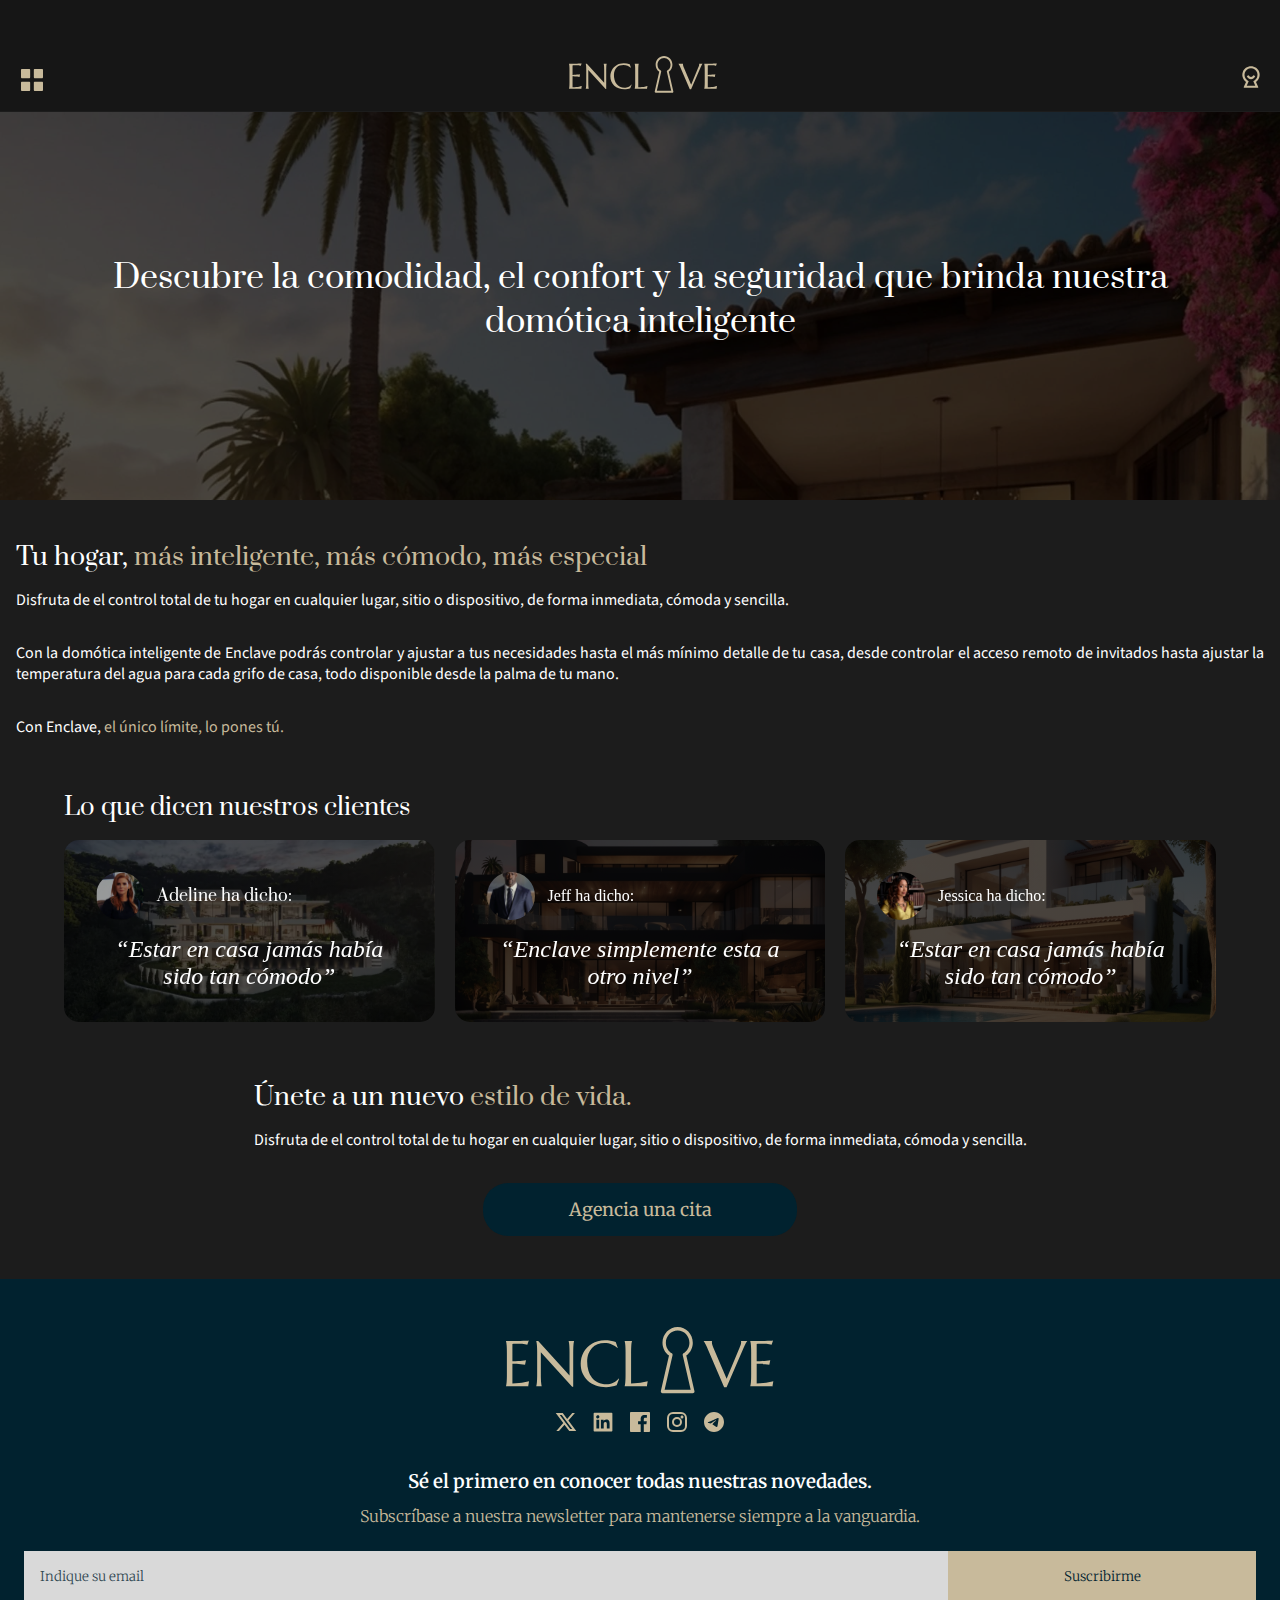
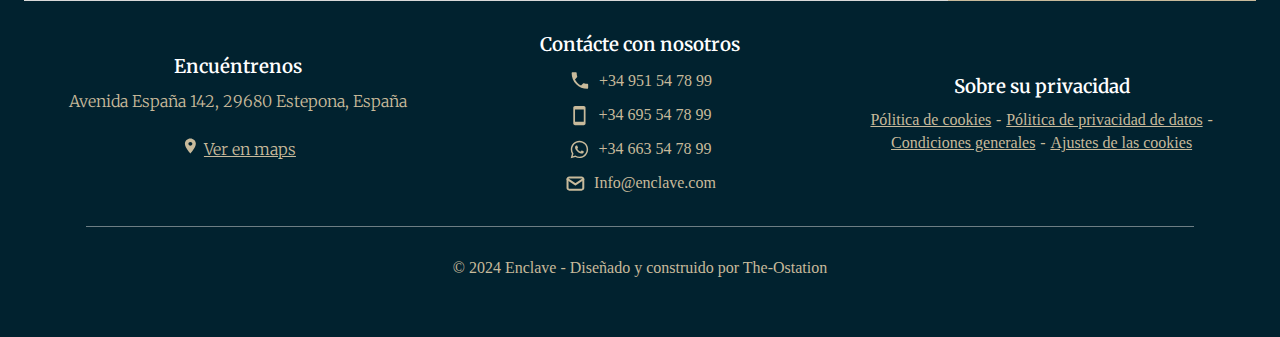
<file: index.html>
<!DOCTYPE html>
<html lang="en">

<head>
    <style>
    </style>
    <meta charset="UTF-8">
    <meta name="viewport" content="width=device-width, initial-scale=1.0">
    <link rel="stylesheet" href="CSS/css.css">
    <script src="js/jquery-3.7.1.min.js"></script>
    <link rel="stylesheet" href="swiper/swiper-bundle.min.css">
    <script src="swiper/swiper-bundle.min.js"></script>
    <script src="js/jq.js"></script>
    <title>ENCLAVE</title>
</head>

<body>
    <header class="default">
        <span class="menu" onclick="toggleMenu()">
            <svg width="32" height="32" viewBox="0 0 32 32" fill="none" xmlns="http://www.w3.org/2000/svg">
                <path
                    d="M5.91674 14.1656C5.67361 14.1656 5.44043 14.069 5.26851 13.8971C5.09659 13.7252 5 13.492 5 13.2489V5.91674C5 5.67361 5.09659 5.44043 5.26851 5.26851C5.44043 5.09659 5.67361 5 5.91674 5H13.2507C13.4938 5 13.727 5.09659 13.8989 5.26851C14.0708 5.44043 14.1674 5.67361 14.1674 5.91674V13.2489C14.1674 13.492 14.0708 13.7252 13.8989 13.8971C13.727 14.069 13.4938 14.1656 13.2507 14.1656H5.91674ZM18.7511 14.1656C18.508 14.1656 18.2748 14.069 18.1029 13.8971C17.931 13.7252 17.8344 13.492 17.8344 13.2489V5.91674C17.8344 5.67361 17.931 5.44043 18.1029 5.26851C18.2748 5.09659 18.508 5 18.7511 5H26.0833C26.3264 5 26.5596 5.09659 26.7315 5.26851C26.9034 5.44043 27 5.67361 27 5.91674V13.2489C27 13.492 26.9034 13.7252 26.7315 13.8971C26.5596 14.069 26.3264 14.1656 26.0833 14.1656H18.7511ZM5.91674 27C5.67361 27 5.44043 26.9034 5.26851 26.7315C5.09659 26.5596 5 26.3264 5 26.0833V18.7493C5 18.5062 5.09659 18.273 5.26851 18.1011C5.44043 17.9292 5.67361 17.8326 5.91674 17.8326H13.2507C13.4938 17.8326 13.727 17.9292 13.8989 18.1011C14.0708 18.273 14.1674 18.5062 14.1674 18.7493V26.0833C14.1674 26.3264 14.0708 26.5596 13.8989 26.7315C13.727 26.9034 13.4938 27 13.2507 27H5.91674ZM18.7511 27C18.508 27 18.2748 26.9034 18.1029 26.7315C17.931 26.5596 17.8344 26.3264 17.8344 26.0833V18.7493C17.8344 18.5062 17.931 18.273 18.1029 18.1011C18.2748 17.9292 18.508 17.8326 18.7511 17.8326H26.0833C26.3264 17.8326 26.5596 17.9292 26.7315 18.1011C26.9034 18.273 27 18.5062 27 18.7493V26.0833C27 26.3264 26.9034 26.5596 26.7315 26.7315C26.5596 26.9034 26.3264 27 26.0833 27H18.7511Z"
                    fill="#C8BA9B" />
            </svg>
        </span>
        <span class="logo">
            <svg width="148" height="37" viewBox="0 0 148 37" fill="none" xmlns="http://www.w3.org/2000/svg">
                <path
                    d="M103.437 36.6726C103.431 36.6726 103.424 36.6726 103.418 36.6726H86.6404C86.3551 36.6726 86.0857 36.5374 85.9096 36.3058C85.7325 36.0741 85.6672 35.7722 85.7343 35.4845L90.242 15.8183C88.004 14.2038 86.6404 11.5336 86.6404 8.68567C86.6404 3.89688 90.4033 0 95.0293 0C99.6553 0 103.418 3.89688 103.418 8.68567C103.418 11.5336 102.055 14.2038 99.8176 15.8183L104.284 35.304C104.339 35.4266 104.369 35.5637 104.369 35.7074C104.369 36.2402 103.951 36.6726 103.437 36.6726ZM87.8194 34.7424H102.24L97.8518 15.5964C97.7557 15.1815 97.9355 14.752 98.2916 14.5378C100.303 13.3324 101.554 11.0905 101.554 8.68567C101.554 4.96046 98.6263 1.93017 95.0293 1.93017C91.4323 1.93017 88.5045 4.96046 88.5045 8.68567C88.5045 11.0905 89.7554 13.3324 91.7679 14.5378C92.124 14.7511 92.303 15.1815 92.2078 15.5964L87.8194 34.7424Z"
                    fill="#C8BA9B" />
                <path
                    d="M0 7.7608C1.40247 7.7608 2.79372 7.75504 4.17376 7.74337C5.56501 7.73184 6.83845 7.72018 7.99408 7.70851C9.14973 7.68531 10.1371 7.65635 10.9561 7.62149C11.7751 7.58663 12.3306 7.5401 12.6222 7.48204L11.7975 9.79957C11.4273 9.69498 10.9954 9.60206 10.5017 9.52067C10.0754 9.45109 9.55364 9.38712 8.93655 9.32907C8.33068 9.25934 7.62945 9.22448 6.83284 9.22448C6.56356 9.22448 6.23819 9.23614 5.85672 9.25934C5.48647 9.27101 5.12744 9.28844 4.77962 9.31163C4.37571 9.33483 3.96619 9.35816 3.55106 9.38136V18.8953C4.7067 18.8837 5.75013 18.8489 6.68138 18.7908C7.61261 18.7326 8.4036 18.6745 9.05436 18.6165C9.8173 18.5468 10.4905 18.4655 11.0739 18.3726L10.5522 20.8992C9.77803 20.7946 8.98704 20.6959 8.17921 20.603C7.48358 20.5216 6.72625 20.4518 5.9072 20.3938C5.08817 20.3241 4.30278 20.2893 3.55106 20.2893V31.2146C4.87499 31.2146 6.09233 31.1566 7.20309 31.0404C8.31384 30.9242 9.28436 30.7906 10.1146 30.6397C11.0796 30.477 11.9603 30.2853 12.7569 30.0646L12.2688 32.8875C12.1342 32.8758 11.9322 32.8641 11.663 32.8526C11.3937 32.8409 11.0907 32.8293 10.7541 32.8177C10.4288 32.8061 10.081 32.7945 9.71071 32.7829C9.35168 32.7829 9.00947 32.7771 8.6841 32.7654C8.35873 32.7654 8.06702 32.7597 7.80895 32.748C7.56213 32.748 7.38261 32.748 7.2704 32.748H0V32.6783C0.067317 32.4344 0.129026 32.1323 0.185128 31.7723C0.252445 31.4121 0.308547 30.9648 0.353421 30.4305C0.398308 29.8962 0.431966 29.263 0.454396 28.5312C0.47684 27.7878 0.488055 26.9223 0.488055 25.9349V14.5914C0.488055 13.604 0.47684 12.7444 0.454396 12.0125C0.431966 11.269 0.398308 10.6301 0.353421 10.0958C0.308547 9.54977 0.252445 9.0967 0.185128 8.73668C0.129026 8.37652 0.067317 8.07443 0 7.83053V7.7608ZM17.8395 7.7608L35.1739 26.8584V14.5914C35.1739 13.604 35.1628 12.7444 35.1403 12.0125C35.1179 11.269 35.0842 10.6301 35.0394 10.0958C34.9944 9.54977 34.9384 9.0967 34.871 8.73668C34.815 8.37652 34.7532 8.07443 34.686 7.83053V7.7608H37.6816V7.83053C37.6143 8.07443 37.5526 8.37652 37.4965 8.73668C37.4404 9.0967 37.3899 9.54977 37.345 10.0958C37.3002 10.6301 37.2665 11.269 37.2441 12.0125C37.2216 12.7444 37.2104 13.604 37.2104 14.5914V33.0965H36.6213L19.2868 14.0163V25.9349C19.2868 26.9223 19.298 27.7878 19.3204 28.5312C19.3429 29.263 19.3766 29.8962 19.4214 30.4305C19.4663 30.9648 19.5168 31.4121 19.5729 31.7723C19.629 32.1323 19.6906 32.4344 19.758 32.6783V32.748H16.7624V32.6783C16.8296 32.4344 16.8914 32.1323 16.9475 31.7723C17.0148 31.4121 17.0709 30.9648 17.1158 30.4305C17.1606 29.8962 17.1943 29.263 17.2167 28.5312C17.2392 27.7878 17.2504 26.9223 17.2504 25.9349V14.5914C17.2504 13.604 17.2392 12.7444 17.2167 12.0125C17.1943 11.269 17.1606 10.6301 17.1158 10.0958C17.0709 9.54977 17.0148 9.0967 16.9475 8.73668C16.8914 8.37652 16.8296 8.07443 16.7624 7.83053V7.7608H17.8395ZM61.8995 11.5943L61.748 11.664C60.8729 10.8276 59.8182 10.1596 58.584 9.66012C57.3611 9.16065 56.0148 8.91085 54.5449 8.91085C53.1312 8.91085 51.8354 9.14322 50.6572 9.60783C49.4791 10.0609 48.4638 10.723 47.6111 11.5943C46.7696 12.4656 46.1133 13.5342 45.642 14.8004C45.1707 16.0667 44.9352 17.5071 44.9352 19.1219C44.9352 20.8992 45.1596 22.5603 45.6083 24.1053C46.0572 25.6387 46.7247 26.9688 47.6111 28.0957C48.4975 29.2224 49.6025 30.1111 50.9265 30.7615C52.2617 31.4005 53.8156 31.72 55.5883 31.72C56.2279 31.72 56.8674 31.6503 57.5069 31.5108C58.1464 31.3715 58.7579 31.1682 59.3414 30.901C59.9361 30.6222 60.4914 30.2912 61.0075 29.9078C61.5348 29.5128 62.0116 29.0656 62.438 28.566L62.6232 28.688L61.2768 32.2426C60.4353 32.5796 59.504 32.8352 58.483 33.0093C57.4732 33.1952 56.4522 33.2882 55.4201 33.2882C53.3444 33.2882 51.4427 32.9804 49.7148 32.3647C47.9982 31.7374 46.5172 30.8545 45.2718 29.7161C44.0376 28.5777 43.0727 27.2127 42.377 25.6212C41.6927 24.0181 41.3505 22.2408 41.3505 20.2893C41.3505 19.1857 41.4851 18.0996 41.7544 17.0308C42.0349 15.9621 42.4388 14.9456 42.9662 13.9814C43.4934 13.0174 44.1441 12.1344 44.9183 11.333C45.6925 10.5197 46.5733 9.817 47.5606 9.22448C48.5591 8.63209 49.6531 8.17325 50.8424 7.84796C52.043 7.51114 53.3388 7.34259 54.7301 7.34259C56.8954 7.34259 58.9038 7.68531 60.7551 8.37076L61.8995 11.5943ZM69.254 31.2146C70.5779 31.2146 71.7953 31.1566 72.906 31.0404C74.0168 30.9242 74.9873 30.7906 75.8176 30.6397C76.7825 30.477 77.6633 30.2853 78.4599 30.0646L77.9718 32.8875C77.8371 32.8758 77.6352 32.8641 77.366 32.8526C77.0967 32.8409 76.7937 32.8293 76.4571 32.8177C76.1318 32.8061 75.7839 32.7945 75.4137 32.7829C75.0547 32.7829 74.7125 32.7771 74.3871 32.7654C74.0618 32.7654 73.77 32.7597 73.512 32.748C73.2652 32.748 73.0855 32.748 72.9734 32.748H65.7029V32.6783C65.7703 32.4344 65.8321 32.1323 65.8881 31.7723C65.9555 31.4121 66.0116 30.9648 66.0564 30.4305C66.1013 29.8962 66.135 29.263 66.1574 28.5312C66.1798 27.7878 66.1911 26.9223 66.1911 25.9349V14.5914C66.1911 13.604 66.1798 12.7444 66.1574 12.0125C66.135 11.269 66.1013 10.6301 66.0564 10.0958C66.0116 9.54977 65.9555 9.0967 65.8881 8.73668C65.8321 8.37652 65.7703 8.07443 65.7029 7.83053V7.7608H69.7421V7.83053C69.6748 8.07443 69.6074 8.37652 69.5402 8.73668C69.484 9.0967 69.4336 9.54977 69.3887 10.0958C69.355 10.6301 69.3213 11.269 69.2877 12.0125C69.2653 12.7444 69.254 13.604 69.254 14.5914V31.2146ZM114.071 7.7608V7.83053C114.049 7.88859 114.032 7.97574 114.021 8.09186C114.01 8.20811 114.004 8.31256 114.004 8.40548C114.004 8.76564 114.049 9.16642 114.139 9.60783C114.24 10.0377 114.425 10.5778 114.694 11.2284L122.15 28.6357L129.353 11.3678C129.521 10.938 129.701 10.4675 129.891 9.95632C130.082 9.44518 130.178 8.92828 130.178 8.40548C130.178 8.26617 130.166 8.15006 130.144 8.057C130.121 7.95255 130.099 7.87706 130.076 7.83053V7.7608H133.526V7.83053C133.313 8.05123 133.056 8.44625 132.752 9.01544C132.45 9.58463 132.119 10.2874 131.759 11.1238L122.116 33.2882H120.77L111.631 11.9777C111.418 11.4782 111.194 10.996 110.958 10.5314C110.734 10.0667 110.52 9.64846 110.318 9.27677C110.117 8.89342 109.937 8.57403 109.78 8.31846C109.623 8.0629 109.516 7.90025 109.46 7.83053V7.7608H114.071ZM135.243 7.7608C136.646 7.7608 138.036 7.75504 139.416 7.74337C140.808 7.73184 142.081 7.72018 143.237 7.70851C144.393 7.68531 145.38 7.65635 146.2 7.62149C147.018 7.58663 147.573 7.5401 147.865 7.48204L147.04 9.79957C146.67 9.69498 146.238 9.60206 145.745 9.52067C145.318 9.45109 144.797 9.38712 144.179 9.32907C143.574 9.25934 142.872 9.22448 142.076 9.22448C141.807 9.22448 141.482 9.23614 141.1 9.25934C140.73 9.27101 140.371 9.28844 140.022 9.31163C139.619 9.33483 139.21 9.35816 138.795 9.38136V18.8953C139.949 18.8837 140.994 18.8489 141.924 18.7908C142.855 18.7326 143.647 18.6745 144.297 18.6165C145.061 18.5468 145.733 18.4655 146.316 18.3726L145.795 20.8992C145.021 20.7946 144.23 20.6959 143.422 20.603C142.727 20.5216 141.97 20.4518 141.15 20.3938C140.331 20.3241 139.546 20.2893 138.795 20.2893V31.2146C140.118 31.2146 141.336 31.1566 142.447 31.0404C143.556 30.9242 144.528 30.7906 145.358 30.6397C146.323 30.477 147.203 30.2853 148 30.0646L147.512 32.8875C147.377 32.8758 147.175 32.8641 146.906 32.8526C146.637 32.8409 146.334 32.8293 145.997 32.8177C145.672 32.8061 145.323 32.7945 144.954 32.7829C144.594 32.7829 144.252 32.7771 143.928 32.7654C143.601 32.7654 143.31 32.7597 143.053 32.748C142.805 32.748 142.626 32.748 142.513 32.748H135.243V32.6783C135.311 32.4344 135.372 32.1323 135.429 31.7723C135.495 31.4121 135.552 30.9648 135.597 30.4305C135.641 29.8962 135.675 29.263 135.698 28.5312C135.72 27.7878 135.731 26.9223 135.731 25.9349V14.5914C135.731 13.604 135.72 12.7444 135.698 12.0125C135.675 11.269 135.641 10.6301 135.597 10.0958C135.552 9.54977 135.495 9.0967 135.429 8.73668C135.372 8.37652 135.311 8.07443 135.243 7.83053V7.7608Z"
                    fill="#C8BA9B" />
            </svg>
        </span>
        <span class="user">
            <a href="login.html">
                <svg width="26" height="26" viewBox="0 0 26 26" fill="none" xmlns="http://www.w3.org/2000/svg">
                    <path
                        d="M8.00594 17.9173C6.5017 16.8565 5.37425 15.3443 4.78696 13.5999C4.19967 11.8554 4.18304 9.96925 4.73947 8.2147C5.29591 6.46015 6.39651 4.92833 7.88181 3.84117C9.36712 2.754 11.16 2.16797 13.0007 2.16797C14.8413 2.16797 16.6342 2.754 18.1195 3.84117C19.6048 4.92833 20.7054 6.46015 21.2618 8.2147C21.8183 9.96925 21.8016 11.8554 21.2143 13.5999C20.6271 15.3443 19.4996 16.8565 17.9954 17.9173L20.2519 23.074C20.2882 23.1565 20.3032 23.2468 20.2958 23.3366C20.2883 23.4265 20.2585 23.513 20.2091 23.5884C20.1598 23.6638 20.0923 23.7258 20.013 23.7685C19.9336 23.8113 19.8448 23.8336 19.7547 23.8334H6.24553C6.15552 23.8335 6.0669 23.8112 5.98767 23.7685C5.90844 23.7258 5.84111 23.664 5.79175 23.5887C5.7424 23.5135 5.71257 23.4271 5.70498 23.3374C5.69739 23.2477 5.71227 23.1575 5.74828 23.075L8.00594 17.9173ZM15.3022 17.1665L16.7452 16.1471C17.8737 15.3517 18.7197 14.2177 19.1605 12.9093C19.6013 11.6009 19.614 10.1861 19.1968 8.87C18.7796 7.55388 17.9542 6.40479 16.8401 5.58925C15.7261 4.77371 14.3813 4.33408 13.0007 4.33408C11.62 4.33408 10.2752 4.77371 9.16115 5.58925C8.04711 6.40479 7.22168 7.55388 6.80449 8.87C6.3873 10.1861 6.40003 11.6009 6.84082 12.9093C7.28161 14.2177 8.12757 15.3517 9.25611 16.1471L10.698 17.1665L8.72961 21.6667H17.2706L15.3022 17.1665ZM8.79569 11.8842L10.8974 11.3588C11.014 11.8283 11.2844 12.2452 11.6655 12.5432C12.0465 12.8412 12.5164 13.0031 13.0001 13.0031C13.4839 13.0031 13.9537 12.8412 14.3348 12.5432C14.7158 12.2452 14.9862 11.8283 15.1029 11.3588L17.2045 11.8842C16.9688 12.8207 16.4272 13.6518 15.6656 14.2455C14.9039 14.8392 13.9658 15.1617 13.0001 15.1617C12.0344 15.1617 11.0963 14.8392 10.3346 14.2455C9.57299 13.6518 9.03137 12.8207 8.79569 11.8842Z"
                        fill="#C8BA9B" />
                </svg>
            </a>
        </span>
    </header>
    <main>
        <div id="contenedor-menu" class="menu-lateral">
            <header class="menu">
                <span class="menu-menu">
                    <a href="javascript:void(0);" onclick="toggleMenu()">
                        <svg width="32" height="32" viewBox="0 0 32 32" fill="none" xmlns="http://www.w3.org/2000/svg">
                            <path
                                d="M5.91674 14.1656C5.67361 14.1656 5.44043 14.069 5.26851 13.8971C5.09659 13.7252 5 13.492 5 13.2489V5.91674C5 5.67361 5.09659 5.44043 5.26851 5.26851C5.44043 5.09659 5.67361 5 5.91674 5H13.2507C13.4938 5 13.727 5.09659 13.8989 5.26851C14.0708 5.44043 14.1674 5.67361 14.1674 5.91674V13.2489C14.1674 13.492 14.0708 13.7252 13.8989 13.8971C13.727 14.069 13.4938 14.1656 13.2507 14.1656H5.91674ZM18.7511 14.1656C18.508 14.1656 18.2748 14.069 18.1029 13.8971C17.931 13.7252 17.8344 13.492 17.8344 13.2489V5.91674C17.8344 5.67361 17.931 5.44043 18.1029 5.26851C18.2748 5.09659 18.508 5 18.7511 5H26.0833C26.3264 5 26.5596 5.09659 26.7315 5.26851C26.9034 5.44043 27 5.67361 27 5.91674V13.2489C27 13.492 26.9034 13.7252 26.7315 13.8971C26.5596 14.069 26.3264 14.1656 26.0833 14.1656H18.7511ZM5.91674 27C5.67361 27 5.44043 26.9034 5.26851 26.7315C5.09659 26.5596 5 26.3264 5 26.0833V18.7493C5 18.5062 5.09659 18.273 5.26851 18.1011C5.44043 17.9292 5.67361 17.8326 5.91674 17.8326H13.2507C13.4938 17.8326 13.727 17.9292 13.8989 18.1011C14.0708 18.273 14.1674 18.5062 14.1674 18.7493V26.0833C14.1674 26.3264 14.0708 26.5596 13.8989 26.7315C13.727 26.9034 13.4938 27 13.2507 27H5.91674ZM18.7511 27C18.508 27 18.2748 26.9034 18.1029 26.7315C17.931 26.5596 17.8344 26.3264 17.8344 26.0833V18.7493C17.8344 18.5062 17.931 18.273 18.1029 18.1011C18.2748 17.9292 18.508 17.8326 18.7511 17.8326H26.0833C26.3264 17.8326 26.5596 17.9292 26.7315 18.1011C26.9034 18.273 27 18.5062 27 18.7493V26.0833C27 26.3264 26.9034 26.5596 26.7315 26.7315C26.5596 26.9034 26.3264 27 26.0833 27H18.7511Z"
                                fill="#C8BA9B" />
                            <path
                                d="M26.6663 9.21337L22.7863 5.33337L15.9997 12.12L9.21301 5.33337L5.33301 9.21337L12.1197 16L5.33301 22.7867L9.21301 26.6667L15.9997 19.88L22.7863 26.6667L26.6663 22.7867L19.8797 16L26.6663 9.21337Z"
                                fill="#C8BA9B" />
                        </svg>
                    </a>
                </span>
            </header>
            <div id="separador"></div>
            <div class="menu">
                <nav>
                    <a href="index.html" class="resaltar encabezado">INICIO</a>
                    <a href="about_us.html" class="resaltar encabezado">SOBRE NOSOSTROS</a>
                    <a href="testimonials.html" class="resaltar encabezado">TESTIMONIALS</a>
                    <a href="cita.html" class="resaltar encabezado">AGENDA UNA CITA</a>
                </nav>
            </div>
        </div>

        <div class="header-dummy"></div>
        <div class="cover">
            <div class="content">
                <p class="subtitles">Descubre la comodidad, el confort y la seguridad que brinda nuestra domótica
                    inteligente
                </p>
            </div>
        </div>
        <section id="description">
            <h2 class="subtitles">Tu hogar, <span class="resaltar">más inteligente, más cómodo, más especial</span></h2>
            <div>
                <p class="text">
                    Disfruta de el control total de tu hogar en cualquier lugar, sitio o dispositivo, de forma
                    inmediata,
                    cómoda y sencilla.
                </p>
                <p class="text">
                    Con la domótica inteligente de Enclave podrás controlar y ajustar a tus necesidades hasta el más
                    mínimo
                    detalle de tu casa, desde controlar el acceso remoto de invitados hasta ajustar la temperatura del
                    agua
                    para cada grifo de casa, todo disponible desde la palma de tu mano.<br>
                </p>
                <p class="text">
                    Con Enclave, <span class="resaltar">el único límite, lo pones tú.</span>
                </p>
            </div>
        </section>
        <section id="testimonials">
            <h2 class="subtitles">Lo que dicen nuestros clientes</h2>
            <!-- Slider main container -->
            <div class="swiper testimonials_opinion">
                <!-- Additional required wrapper -->
                <div class="swiper-wrapper">
                    <!-- Slides -->
                    <div class="swiper-slide">
                        <div class="testimonial-container fondo-4">
                            <div class="testimonial-content">
                                <div class="testimonial-header">
                                    <img src="images/photos/User_pic.webp" alt="Foto de Adeline"
                                        class="testimonial-photo">
                                    <span class="testimonial-author subtitles">Adeline ha dicho:</span>
                                </div>
                                <blockquote class="testimonial-quote">
                                    “Estar en casa jamás había sido tan cómodo”
                                </blockquote>
                            </div>
                        </div>
                    </div>
                    <div class="swiper-slide">
                        <div class="testimonial-container fondo-2">
                            <div class="testimonial-content">
                                <div class="testimonial-header">
                                    <img src="images/photos/jeff.webp" alt="Foto de Jeff"
                                        class="testimonial-photo">
                                    <span class="testimonial-author">Jeff ha dicho:</span>
                                </div>
                                <blockquote class="testimonial-quote">
                                    “Enclave simplemente esta a otro nivel”
                                </blockquote>
                            </div>
                        </div>
                    </div>
                    <div class="swiper-slide">
                        <div class="testimonial-container fondo-3">
                            <div class="testimonial-content">
                                <div class="testimonial-header">
                                    <img src="images/photos/jessica.webp" alt="Foto de Jessica"
                                        class="testimonial-photo">
                                    <span class="testimonial-author">Jessica ha dicho:</span>
                                </div>
                                <blockquote class="testimonial-quote">
                                    “Estar en casa jamás había sido tan cómodo”
                                </blockquote>
                            </div>
                        </div>
                    </div>
                </div>
                <div class="swiper-scrollbar"></div>
            </div>

        </section>
        <script>
            const swiper = new Swiper('.swiper', {
                // Optional parameters
                direction: 'horizontal',

                // And if we need scrollbar
                scrollbar: {
                    el: '.swiper-scrollbar',
                },
                breakpoints: {
                    0: {   // Para pantallas menores a 768px
                        slidesPerView: 1
                    },
                    768: { // Para pantallas de 768px hasta 1023px
                        slidesPerView: 2,
                        spaceBetween:10
                    },
                    1024: { // Para pantallas de 1024px en adelante
                        slidesPerView: 3,
                        spaceBetween:20
                    }
                },
            });
        </script>
        <section id="agenciarCita">
            <h2 class="subtitles">Únete a un nuevo <span class="resaltar">estilo de vida.</span></h2>
            <div>
                <p class="text">
                    Disfruta de el control total de tu hogar en cualquier lugar, sitio o dispositivo, de forma
                    inmediata,
                    cómoda y sencilla.
                </p>
                <button class="normal txt-botones" onclick="window.location.href = 'cita.html'">Agencia una cita</button>
            </div>
        </section>
    </main>
    <footer>
        <div class="footer-social">
            <svg width="268" height="67" viewBox="0 0 268 67" fill="none" xmlns="http://www.w3.org/2000/svg">
                <path
                    d="M186.831 66.2389C186.821 66.2389 186.807 66.2389 186.797 66.2389H156.492C155.977 66.2389 155.491 65.9947 155.172 65.5765C154.852 65.158 154.735 64.6126 154.856 64.093L162.998 28.5715C158.955 25.6553 156.492 20.8322 156.492 15.6883C156.492 7.03865 163.289 0 171.645 0C180 0 186.797 7.03865 186.797 15.6883C186.797 20.8322 184.334 25.6553 180.293 28.5715L188.361 63.767C188.46 63.9884 188.514 64.2361 188.514 64.4956C188.514 65.458 187.76 66.2389 186.831 66.2389ZM158.622 62.7525H184.669L176.743 28.1706C176.569 27.4212 176.894 26.6455 177.537 26.2585C181.17 24.0813 183.43 20.0319 183.43 15.6883C183.43 8.95972 178.142 3.48633 171.645 3.48633C165.148 3.48633 159.859 8.95972 159.859 15.6883C159.859 20.0319 162.119 24.0813 165.754 26.2585C166.397 26.6437 166.72 27.4212 166.548 28.1706L158.622 62.7525Z"
                    fill="#C8BA9B" />
                <path
                    d="M0 14.0178C2.53317 14.0178 5.04609 14.0074 7.53875 13.9864C10.0517 13.9655 12.3518 13.9445 14.4391 13.9234C16.5265 13.8815 18.3098 13.8292 19.7893 13.7662C21.2685 13.7032 22.2718 13.6192 22.7986 13.5143L21.309 17.7003C20.6402 17.5114 19.8601 17.3436 18.9684 17.1966C18.1984 17.0709 17.256 16.9553 16.1414 16.8505C15.0471 16.7245 13.7805 16.6616 12.3417 16.6616C11.8553 16.6616 11.2676 16.6826 10.5786 16.7245C9.90979 16.7456 9.26131 16.7771 8.63308 16.819C7.90352 16.8609 7.16383 16.903 6.41401 16.9449V34.1292C8.50136 34.1083 10.386 34.0454 12.0681 33.9405C13.7501 33.8354 15.1788 33.7305 16.3542 33.6257C17.7323 33.4997 18.9482 33.353 20.0019 33.1851L19.0596 37.7487C17.6613 37.5598 16.2326 37.3815 14.7735 37.2137C13.517 37.0667 12.1491 36.9407 10.6697 36.8359C9.19039 36.7099 7.7718 36.6472 6.41401 36.6472V56.3807C8.80534 56.3807 11.0041 56.2758 13.0104 56.0661C15.0167 55.8561 16.7696 55.6149 18.2693 55.3422C20.0122 55.0484 21.603 54.7021 23.0419 54.3035L22.1602 59.4023C21.9172 59.3812 21.5523 59.3601 21.066 59.3393C20.5797 59.3182 20.0323 59.2971 19.4244 59.2763C18.8367 59.2552 18.2085 59.2344 17.5397 59.2133C16.8912 59.2133 16.2731 59.2029 15.6854 59.1819C15.0978 59.1819 14.5709 59.1715 14.1047 59.1504C13.6589 59.1504 13.3347 59.1504 13.132 59.1504H0V59.0244C0.12159 58.5839 0.233051 58.0382 0.334383 57.388C0.455973 56.7375 0.557306 55.9295 0.638358 54.9644C0.719433 53.9993 0.780228 52.8557 0.820742 51.5338C0.86128 50.1911 0.881537 48.6278 0.881537 46.8443V26.3554C0.881537 24.5719 0.86128 23.0193 0.820742 21.6974C0.780228 20.3545 0.719433 19.2004 0.638358 18.2353C0.557306 17.2491 0.455973 16.4308 0.334383 15.7805C0.233051 15.13 0.12159 14.5843 0 14.1438V14.0178ZM32.2221 14.0178L63.5321 48.5125V26.3554C63.5321 24.5719 63.512 23.0193 63.4713 21.6974C63.4308 20.3545 63.37 19.2004 63.289 18.2353C63.2079 17.2491 63.1066 16.4308 62.9849 15.7805C62.8837 15.13 62.7721 14.5843 62.6507 14.1438V14.0178H68.0614V14.1438C67.94 14.5843 67.8284 15.13 67.7271 15.7805C67.6258 16.4308 67.5346 17.2491 67.4534 18.2353C67.3725 19.2004 67.3117 20.3545 67.2712 21.6974C67.2305 23.0193 67.2104 24.5719 67.2104 26.3554V59.7798H66.1463L34.8364 25.3167V46.8443C34.8364 48.6278 34.8565 50.1911 34.897 51.5338C34.9377 52.8557 34.9985 53.9993 35.0794 54.9644C35.1606 55.9295 35.2518 56.7375 35.3531 57.388C35.4544 58.0382 35.5657 58.5839 35.6874 59.0244V59.1504H30.2767V59.0244C30.3981 58.5839 30.5096 58.0382 30.6109 57.388C30.7326 56.7375 30.8338 55.9295 30.915 54.9644C30.996 53.9993 31.0568 52.8557 31.0972 51.5338C31.1379 50.1911 31.1581 48.6278 31.1581 46.8443V26.3554C31.1581 24.5719 31.1379 23.0193 31.0972 21.6974C31.0568 20.3545 30.996 19.2004 30.915 18.2353C30.8338 17.2491 30.7326 16.4308 30.6109 15.7805C30.5096 15.13 30.3981 14.5843 30.2767 14.1438V14.0178H32.2221ZM111.804 20.942L111.531 21.0679C109.95 19.5572 108.045 18.3506 105.816 17.4484C103.607 16.5463 101.175 16.0951 98.5203 16.0951C95.9669 16.0951 93.6264 16.5148 91.4984 17.354C89.3705 18.1723 87.5366 19.3683 85.9965 20.942C84.4765 22.5157 83.291 24.446 82.4398 26.733C81.5885 29.0202 81.163 31.6218 81.163 34.5385C81.163 37.7487 81.5684 40.7491 82.379 43.5396C83.1897 46.3093 84.3953 48.7118 85.9965 50.7472C87.5974 52.7823 89.5934 54.3875 91.9847 55.5624C94.3964 56.7164 97.2032 57.2935 100.405 57.2935C101.56 57.2935 102.715 57.1676 103.87 56.9157C105.026 56.6641 106.13 56.2969 107.184 55.8142C108.258 55.3107 109.261 54.7128 110.193 54.0203C111.146 53.3069 112.007 52.4992 112.777 51.5968L113.112 51.8172L110.68 58.2376C109.16 58.8462 107.478 59.3078 105.634 59.6224C103.81 59.9581 101.965 60.1262 100.101 60.1262C96.3519 60.1262 92.9171 59.5701 89.7962 58.458C86.6956 57.325 84.0206 55.7302 81.771 53.674C79.5418 51.6178 77.7991 49.1524 76.5425 46.2778C75.3065 43.3822 74.6883 40.172 74.6883 36.6472C74.6883 34.6537 74.9315 32.692 75.4178 30.7615C75.9245 28.8313 76.6541 26.9953 77.6066 25.2537C78.5589 23.5124 79.7343 21.9175 81.1326 20.47C82.531 19.0011 84.1219 17.7318 85.9052 16.6616C87.7087 15.5916 89.6846 14.7628 91.8329 14.1753C94.0013 13.5669 96.3419 13.2625 98.8549 13.2625C102.766 13.2625 106.394 13.8815 109.737 15.1196L111.804 20.942ZM125.088 56.3807C127.48 56.3807 129.678 56.2758 131.685 56.0661C133.691 55.8561 135.444 55.6149 136.944 55.3422C138.687 55.0484 140.277 54.7021 141.716 54.3035L140.835 59.4023C140.591 59.3812 140.227 59.3601 139.74 59.3393C139.254 59.3182 138.707 59.2971 138.099 59.2763C137.511 59.2552 136.883 59.2344 136.214 59.2133C135.566 59.2133 134.948 59.2029 134.36 59.1819C133.772 59.1819 133.245 59.1715 132.779 59.1504C132.333 59.1504 132.009 59.1504 131.806 59.1504H118.674V59.0244C118.796 58.5839 118.908 58.0382 119.009 57.388C119.13 56.7375 119.232 55.9295 119.313 54.9644C119.394 53.9993 119.455 52.8557 119.495 51.5338C119.536 50.1911 119.556 48.6278 119.556 46.8443V26.3554C119.556 24.5719 119.536 23.0193 119.495 21.6974C119.455 20.3545 119.394 19.2004 119.313 18.2353C119.232 17.2491 119.13 16.4308 119.009 15.7805C118.908 15.13 118.796 14.5843 118.674 14.1438V14.0178H125.97V14.1438C125.848 14.5843 125.727 15.13 125.605 15.7805C125.504 16.4308 125.413 17.2491 125.332 18.2353C125.271 19.2004 125.21 20.3545 125.149 21.6974C125.109 23.0193 125.088 24.5719 125.088 26.3554V56.3807ZM206.039 14.0178V14.1438C205.998 14.2486 205.968 14.4061 205.948 14.6158C205.927 14.8258 205.917 15.0144 205.917 15.1823C205.917 15.8328 205.998 16.5567 206.16 17.354C206.343 18.1304 206.677 19.106 207.163 20.2811L220.63 51.7227L233.64 20.533C233.944 19.7565 234.269 18.9067 234.613 17.9834C234.957 17.0602 235.131 16.1266 235.131 15.1823C235.131 14.9306 235.109 14.7209 235.069 14.5528C235.029 14.3642 234.988 14.2278 234.947 14.1438V14.0178H241.179V14.1438C240.793 14.5424 240.329 15.2559 239.781 16.284C239.235 17.3121 238.636 18.5814 237.987 20.0922L220.569 60.1262H218.137L201.631 21.6344C201.246 20.7323 200.841 19.8614 200.415 19.0222C200.01 18.1827 199.625 17.4274 199.26 16.756C198.895 16.0636 198.571 15.4867 198.287 15.0251C198.004 14.5635 197.811 14.2697 197.71 14.1438V14.0178H206.039ZM244.28 14.0178C246.813 14.0178 249.325 14.0074 251.817 13.9864C254.332 13.9655 256.63 13.9445 258.718 13.9234C260.806 13.8815 262.59 13.8292 264.07 13.7662C265.547 13.7032 266.55 13.6192 267.077 13.5143L265.588 17.7003C264.92 17.5114 264.139 17.3436 263.248 17.1966C262.477 17.0709 261.536 16.9553 260.421 16.8505C259.326 16.7245 258.06 16.6616 256.621 16.6616C256.135 16.6616 255.548 16.6826 254.858 16.7245C254.19 16.7456 253.541 16.7771 252.912 16.819C252.184 16.8609 251.444 16.903 250.694 16.9449V34.1292C252.78 34.1083 254.667 34.0454 256.348 33.9405C258.029 33.8354 259.458 33.7305 260.634 33.6257C262.013 33.4997 263.227 33.353 264.28 33.1851L263.339 37.7487C261.941 37.5598 260.512 37.3815 259.053 37.2137C257.796 37.0667 256.429 36.9407 254.949 36.8359C253.47 36.7099 252.052 36.6472 250.694 36.6472V56.3807C253.084 56.3807 255.285 56.2758 257.291 56.0661C259.295 55.8561 261.05 55.6149 262.549 55.3422C264.292 55.0484 265.882 54.7021 267.321 54.3035L266.44 59.4023C266.196 59.3812 265.832 59.3601 265.346 59.3393C264.86 59.3182 264.312 59.2971 263.703 59.2763C263.117 59.2552 262.487 59.2344 261.819 59.2133C261.17 59.2133 260.552 59.2029 259.966 59.1819C259.377 59.1819 258.85 59.1715 258.385 59.1504C257.938 59.1504 257.614 59.1504 257.411 59.1504H244.28V59.0244C244.402 58.5839 244.512 58.0382 244.615 57.388C244.735 56.7375 244.838 55.9295 244.919 54.9644C244.998 53.9993 245.06 52.8557 245.101 51.5338C245.142 50.1911 245.161 48.6278 245.161 46.8443V26.3554C245.161 24.5719 245.142 23.0193 245.101 21.6974C245.06 20.3545 244.998 19.2004 244.919 18.2353C244.838 17.2491 244.735 16.4308 244.615 15.7805C244.512 15.13 244.402 14.5843 244.28 14.1438V14.0178Z"
                    fill="#C8BA9B" />
            </svg>
            <nav>
                <a href="#">
                    <svg width="24" height="24" viewBox="0 0 24 24" fill="none" xmlns="http://www.w3.org/2000/svg">
                        <path
                            d="M10.488 14.651L15.25 21H22.25L14.392 10.522L20.93 3H18.28L13.163 8.886L8.75 3H1.75L9.26 13.015L2.32 21H4.97L10.488 14.651ZM16.25 19L5.75 5H7.75L18.25 19H16.25Z"
                            fill="#C8BA9B" />
                    </svg>
                </a>
                <a href="#">
                    <svg width="24" height="24" viewBox="0 0 24 24" fill="none" xmlns="http://www.w3.org/2000/svg">
                        <path
                            d="M20.625 2.625H3.375C2.96016 2.625 2.625 2.96016 2.625 3.375V20.625C2.625 21.0398 2.96016 21.375 3.375 21.375H20.625C21.0398 21.375 21.375 21.0398 21.375 20.625V3.375C21.375 2.96016 21.0398 2.625 20.625 2.625ZM8.18672 18.6023H5.40469V9.65391H8.18672V18.6023ZM6.79688 8.43047C6.47795 8.43047 6.16619 8.3359 5.90102 8.15871C5.63584 7.98153 5.42917 7.72969 5.30712 7.43505C5.18507 7.1404 5.15314 6.81618 5.21536 6.50339C5.27758 6.19059 5.43115 5.90327 5.65667 5.67776C5.88218 5.45225 6.1695 5.29867 6.48229 5.23645C6.79509 5.17423 7.11931 5.20617 7.41395 5.32821C7.7086 5.45026 7.96044 5.65694 8.13762 5.92211C8.3148 6.18729 8.40937 6.49905 8.40937 6.81797C8.40703 7.70859 7.68516 8.43047 6.79688 8.43047ZM18.6023 18.6023H15.8227V14.25C15.8227 13.2117 15.8039 11.8781 14.3766 11.8781C12.9305 11.8781 12.7078 13.0078 12.7078 14.175V18.6023H9.93047V9.65391H12.5977V10.8773H12.6352C13.0055 10.1742 13.9125 9.43125 15.2672 9.43125C18.0844 9.43125 18.6023 11.2852 18.6023 13.6945V18.6023Z"
                            fill="#C8BA9B" />
                    </svg>
                </a>
                <a href="#">
                    <svg width="24" height="24" viewBox="0 0 24 24" fill="none" xmlns="http://www.w3.org/2000/svg">
                        <path
                            d="M20.9 2H3.1C2.80826 2 2.52847 2.11589 2.32218 2.32218C2.11589 2.52847 2 2.80826 2 3.1V20.9C2 21.1917 2.11589 21.4715 2.32218 21.6778C2.52847 21.8841 2.80826 22 3.1 22H12.68V14.25H10.08V11.25H12.68V9C12.6261 8.47176 12.6885 7.93813 12.8627 7.43654C13.0369 6.93495 13.3188 6.47755 13.6885 6.09641C14.0582 5.71528 14.5068 5.41964 15.0028 5.23024C15.4989 5.04083 16.0304 4.96225 16.56 5C17.3383 4.99463 18.1163 5.03469 18.89 5.12V7.82H17.3C16.04 7.82 15.8 8.42 15.8 9.29V11.22H18.8L18.41 14.22H15.8V22H20.9C21.0445 22 21.1875 21.9715 21.321 21.9163C21.4544 21.861 21.5757 21.78 21.6778 21.6778C21.78 21.5757 21.861 21.4544 21.9163 21.321C21.9715 21.1875 22 21.0445 22 20.9V3.1C22 2.95555 21.9715 2.81251 21.9163 2.67905C21.861 2.54559 21.78 2.42433 21.6778 2.32218C21.5757 2.22004 21.4544 2.13901 21.321 2.08373C21.1875 2.02845 21.0445 2 20.9 2Z"
                            fill="#C8BA9B" />
                    </svg>
                </a>
                <a href="#">
                    <svg width="24" height="24" viewBox="0 0 24 24" fill="none" xmlns="http://www.w3.org/2000/svg">
                        <path
                            d="M17 8.5C17.8284 8.5 18.5 7.82843 18.5 7C18.5 6.17157 17.8284 5.5 17 5.5C16.1716 5.5 15.5 6.17157 15.5 7C15.5 7.82843 16.1716 8.5 17 8.5Z"
                            fill="#C8BA9B" />
                        <path
                            d="M16 3C18.76 3 21 5.24 21 8V16C21 18.76 18.76 21 16 21H8C5.24 21 3 18.76 3 16V8C3 5.24 5.24 3 8 3H12H16Z"
                            stroke="#C8BA9B" stroke-width="2" stroke-linecap="round" stroke-linejoin="round" />
                        <path
                            d="M12 8C14.21 8 16 9.79 16 12C16 14.21 14.21 16 12 16C9.79 16 8 14.21 8 12C8 9.79 9.79 8 12 8Z"
                            stroke="#C8BA9B" stroke-width="2" stroke-linecap="round" stroke-linejoin="round" />
                    </svg>
                </a>
                <a href="#">
                    <svg width="24" height="24" viewBox="0 0 24 24" fill="none" xmlns="http://www.w3.org/2000/svg">
                        <path
                            d="M12 2C6.48 2 2 6.48 2 12C2 17.52 6.48 22 12 22C17.52 22 22 17.52 22 12C22 6.48 17.52 2 12 2ZM16.64 8.8C16.49 10.38 15.84 14.22 15.51 15.99C15.37 16.74 15.09 16.99 14.83 17.02C14.25 17.07 13.81 16.64 13.25 16.27C12.37 15.69 11.87 15.33 11.02 14.77C10.03 14.12 10.67 13.76 11.24 13.18C11.39 13.03 13.95 10.7 14 10.49C14.0069 10.4582 14.006 10.4252 13.9973 10.3938C13.9886 10.3624 13.9724 10.3337 13.95 10.31C13.89 10.26 13.81 10.28 13.74 10.29C13.65 10.31 12.25 11.24 9.52 13.08C9.12 13.35 8.76 13.49 8.44 13.48C8.08 13.47 7.4 13.28 6.89 13.11C6.26 12.91 5.77 12.8 5.81 12.45C5.83 12.27 6.08 12.09 6.55 11.9C9.47 10.63 11.41 9.79 12.38 9.39C15.16 8.23 15.73 8.03 16.11 8.03C16.19 8.03 16.38 8.05 16.5 8.15C16.6 8.23 16.63 8.34 16.64 8.42C16.63 8.48 16.65 8.66 16.64 8.8Z"
                            fill="#C8BA9B" />
                    </svg>
                </a>
            </nav>
        </div>
        <div class="footer-newsletter">
            <h3 class="encabezado">Sé el primero en conocer todas nuestras novedades.</h3>
            <p class="txt-footer resaltar">
                Subscríbase a nuestra newsletter para mantenerse siempre a la vanguardia.
            </p>
            <form>
                <span class="input-txt">
                    <input class="txt-footer" type="text" id="email-newsletter" name="email-newsletter"
                        placeholder="Indique su email"><button type="submit" class="txt-footer">Suscribirme</button>
                </span>
            </form>
        </div>
        <div class="footer-location">
            <h3 class="encabezado">Encuéntrenos</h3>
            <p class="txt-footer resaltar">
                Avenida España 142, 29680 Estepona, España
            </p>
            <p class="txt-footer resaltar">
                <span>
                    <svg width="19" height="18" viewBox="0 0 19 18" fill="none" xmlns="http://www.w3.org/2000/svg">
                        <path
                            d="M9.375 8.625C8.857 8.625 8.36022 8.42746 7.99393 8.07583C7.62765 7.72419 7.42188 7.24728 7.42188 6.75C7.42188 6.25272 7.62765 5.77581 7.99393 5.42417C8.36022 5.07254 8.857 4.875 9.375 4.875C9.893 4.875 10.3898 5.07254 10.7561 5.42417C11.1224 5.77581 11.3281 6.25272 11.3281 6.75C11.3281 6.99623 11.2776 7.24005 11.1795 7.46753C11.0813 7.69502 10.9374 7.90172 10.7561 8.07583C10.5747 8.24994 10.3594 8.38805 10.1224 8.48227C9.88547 8.5765 9.63149 8.625 9.375 8.625ZM9.375 1.5C7.9246 1.5 6.5336 2.05312 5.50801 3.03769C4.48242 4.02226 3.90625 5.35761 3.90625 6.75C3.90625 10.6875 9.375 16.5 9.375 16.5C9.375 16.5 14.8438 10.6875 14.8438 6.75C14.8438 5.35761 14.2676 4.02226 13.242 3.03769C12.2164 2.05312 10.8254 1.5 9.375 1.5Z"
                            fill="#C8BA9B" />
                    </svg>
                </span>
                <a class="undeline">
                    Ver en maps
                </a>
            </p>
        </div>
        <div class="footer-contact-us">
            <h3 class="encabezado">Contácte con nosotros</h3>
            <nav>
                <a href="#" class="resaltar">
                    <svg width="23" height="23" viewBox="0 0 23 23" fill="none" xmlns="http://www.w3.org/2000/svg">
                        <path
                            d="M6.97751 10.3908C8.29751 12.985 10.4242 15.1117 13.0183 16.4317L15.035 14.415C15.2917 14.1583 15.6492 14.085 15.97 14.1858C16.9967 14.525 18.0967 14.7083 19.2425 14.7083C19.4856 14.7083 19.7188 14.8049 19.8907 14.9768C20.0626 15.1487 20.1592 15.3819 20.1592 15.625V18.8333C20.1592 19.0764 20.0626 19.3096 19.8907 19.4815C19.7188 19.6534 19.4856 19.75 19.2425 19.75C15.1096 19.75 11.1459 18.1082 8.22343 15.1857C5.30099 12.2633 3.65918 8.29962 3.65918 4.16667C3.65918 3.92355 3.75576 3.69039 3.92767 3.51849C4.09957 3.34658 4.33273 3.25 4.57585 3.25H7.78418C8.0273 3.25 8.26045 3.34658 8.43236 3.51849C8.60427 3.69039 8.70085 3.92355 8.70085 4.16667C8.70085 5.3125 8.88418 6.4125 9.22335 7.43917C9.32418 7.76 9.25085 8.1175 8.99418 8.37417L6.97751 10.3908Z"
                            fill="#C8BA9B" />
                    </svg>
                    <span>+34 951 54 78 99</span>
                </a>
                <a href="#" class="resaltar">
                    <svg width="22" height="21" viewBox="0 0 22 21" fill="none" xmlns="http://www.w3.org/2000/svg">
                        <path
                            d="M15.7842 16.625H7.03418V4.375H15.7842M15.7842 0.875H7.03418C6.06293 0.875 5.28418 1.65375 5.28418 2.625V18.375C5.28418 18.8391 5.46855 19.2842 5.79674 19.6124C6.12493 19.9406 6.57005 20.125 7.03418 20.125H15.7842C16.2483 20.125 16.6934 19.9406 17.0216 19.6124C17.3498 19.2842 17.5342 18.8391 17.5342 18.375V2.625C17.5342 2.16087 17.3498 1.71575 17.0216 1.38756C16.6934 1.05937 16.2483 0.875 15.7842 0.875Z"
                            fill="#C8BA9B" />
                    </svg>
                    <span>+34 695 54 78 99</span>
                </a>
                <a href="#" class="resaltar">
                    <svg width="22" height="21" viewBox="0 0 22 21" fill="none" xmlns="http://www.w3.org/2000/svg">
                        <path
                            d="M17.5781 4.2963C16.7758 3.48614 15.8203 2.84377 14.7672 2.40661C13.7141 1.96946 12.5846 1.74627 11.4444 1.75005C6.66688 1.75005 2.77313 5.6438 2.77313 10.4213C2.77313 11.9525 3.17563 13.44 3.92813 14.7525L2.70312 19.25L7.29688 18.0425C8.56563 18.7338 9.99188 19.1013 11.4444 19.1013C16.2219 19.1013 20.1156 15.2075 20.1156 10.43C20.1156 8.1113 19.2144 5.93255 17.5781 4.2963ZM11.4444 17.6313C10.1494 17.6313 8.88063 17.2813 7.76938 16.625L7.50688 16.4675L4.77688 17.185L5.50313 14.525L5.32813 14.2538C4.60848 13.105 4.22643 11.7769 4.22563 10.4213C4.22563 6.4488 7.46312 3.2113 11.4356 3.2113C13.3606 3.2113 15.1719 3.9638 16.5281 5.3288C17.1998 5.99718 17.7321 6.79227 18.094 7.66796C18.456 8.54365 18.6405 9.4825 18.6369 10.43C18.6544 14.4025 15.4169 17.6313 11.4444 17.6313ZM15.3994 12.2413C15.1806 12.1363 14.1131 11.6113 13.9206 11.5325C13.7194 11.4625 13.5794 11.4275 13.4306 11.6375C13.2819 11.8563 12.8706 12.3463 12.7481 12.4863C12.6256 12.635 12.4944 12.6525 12.2756 12.5388C12.0569 12.4338 11.3569 12.1975 10.5344 11.4625C9.88688 10.885 9.45813 10.1763 9.32688 9.95755C9.20438 9.7388 9.30937 9.62505 9.42312 9.5113C9.51937 9.41505 9.64188 9.25755 9.74688 9.13505C9.85188 9.01255 9.89563 8.9163 9.96563 8.7763C10.0356 8.62755 10.0006 8.50505 9.94813 8.40005C9.89563 8.29505 9.45813 7.22755 9.28312 6.79005C9.10813 6.37005 8.92438 6.42255 8.79313 6.4138H8.37313C8.22437 6.4138 7.99688 6.4663 7.79563 6.68505C7.60313 6.9038 7.04313 7.4288 7.04313 8.4963C7.04313 9.5638 7.82188 10.5963 7.92688 10.7363C8.03188 10.885 9.45813 13.0725 11.6281 14.0088C12.1444 14.2363 12.5469 14.3675 12.8619 14.4638C13.3781 14.63 13.8506 14.6038 14.2269 14.5513C14.6469 14.49 15.5131 14.0263 15.6881 13.5188C15.8719 13.0113 15.8719 12.5825 15.8106 12.4863C15.7494 12.39 15.6181 12.3463 15.3994 12.2413Z"
                            fill="#C8BA9B" />
                    </svg>
                    <span>+34 663 54 78 99</span>
                </a>
                <a href="#" class="resaltar">
                    <svg width="22" height="21" viewBox="0 0 22 21" fill="none" xmlns="http://www.w3.org/2000/svg">
                        <path
                            d="M3.53418 6.125C3.53418 5.66087 3.71855 5.21575 4.04674 4.88756C4.37493 4.55937 4.82005 4.375 5.28418 4.375H17.5342C17.9983 4.375 18.4434 4.55937 18.7716 4.88756C19.0998 5.21575 19.2842 5.66087 19.2842 6.125V14.875C19.2842 15.3391 19.0998 15.7842 18.7716 16.1124C18.4434 16.4406 17.9983 16.625 17.5342 16.625H5.28418C4.82005 16.625 4.37493 16.4406 4.04674 16.1124C3.71855 15.7842 3.53418 15.3391 3.53418 14.875V6.125Z"
                            stroke="#C8BA9B" stroke-width="2" stroke-linecap="round" stroke-linejoin="round" />
                        <path d="M3.53418 6.125L11.4092 11.375L19.2842 6.125" stroke="#C8BA9B" stroke-width="2"
                            stroke-linecap="round" stroke-linejoin="round" />
                    </svg>
                    <span>Info@enclave.com</span>
                </a>
            </nav>
        </div>
        <div class="footer-privacy">
            <h3 class="encabezado">Sobre su privacidad</h3>
            <nav class="resaltar">
                <a href="#" class="resaltar undeline">
                    Pólitica de cookies
                </a>-
                <a href="#" class="resaltar undeline">
                    Pólitica de privacidad de datos
                </a>-
                <a href="#" class="resaltar undeline">
                    Condiciones generales
                </a>-
                <a href="#" class="resaltar undeline">
                    Ajustes de las cookies
                </a>
            </nav>
        </div>
        <div class="divider"></div>
        <div class="footer-attribution resaltar">
            <p>© 2024 Enclave - Diseñado y construido por The-Ostation</p>
        </div>
    </footer>
</body>

</html>
</file>
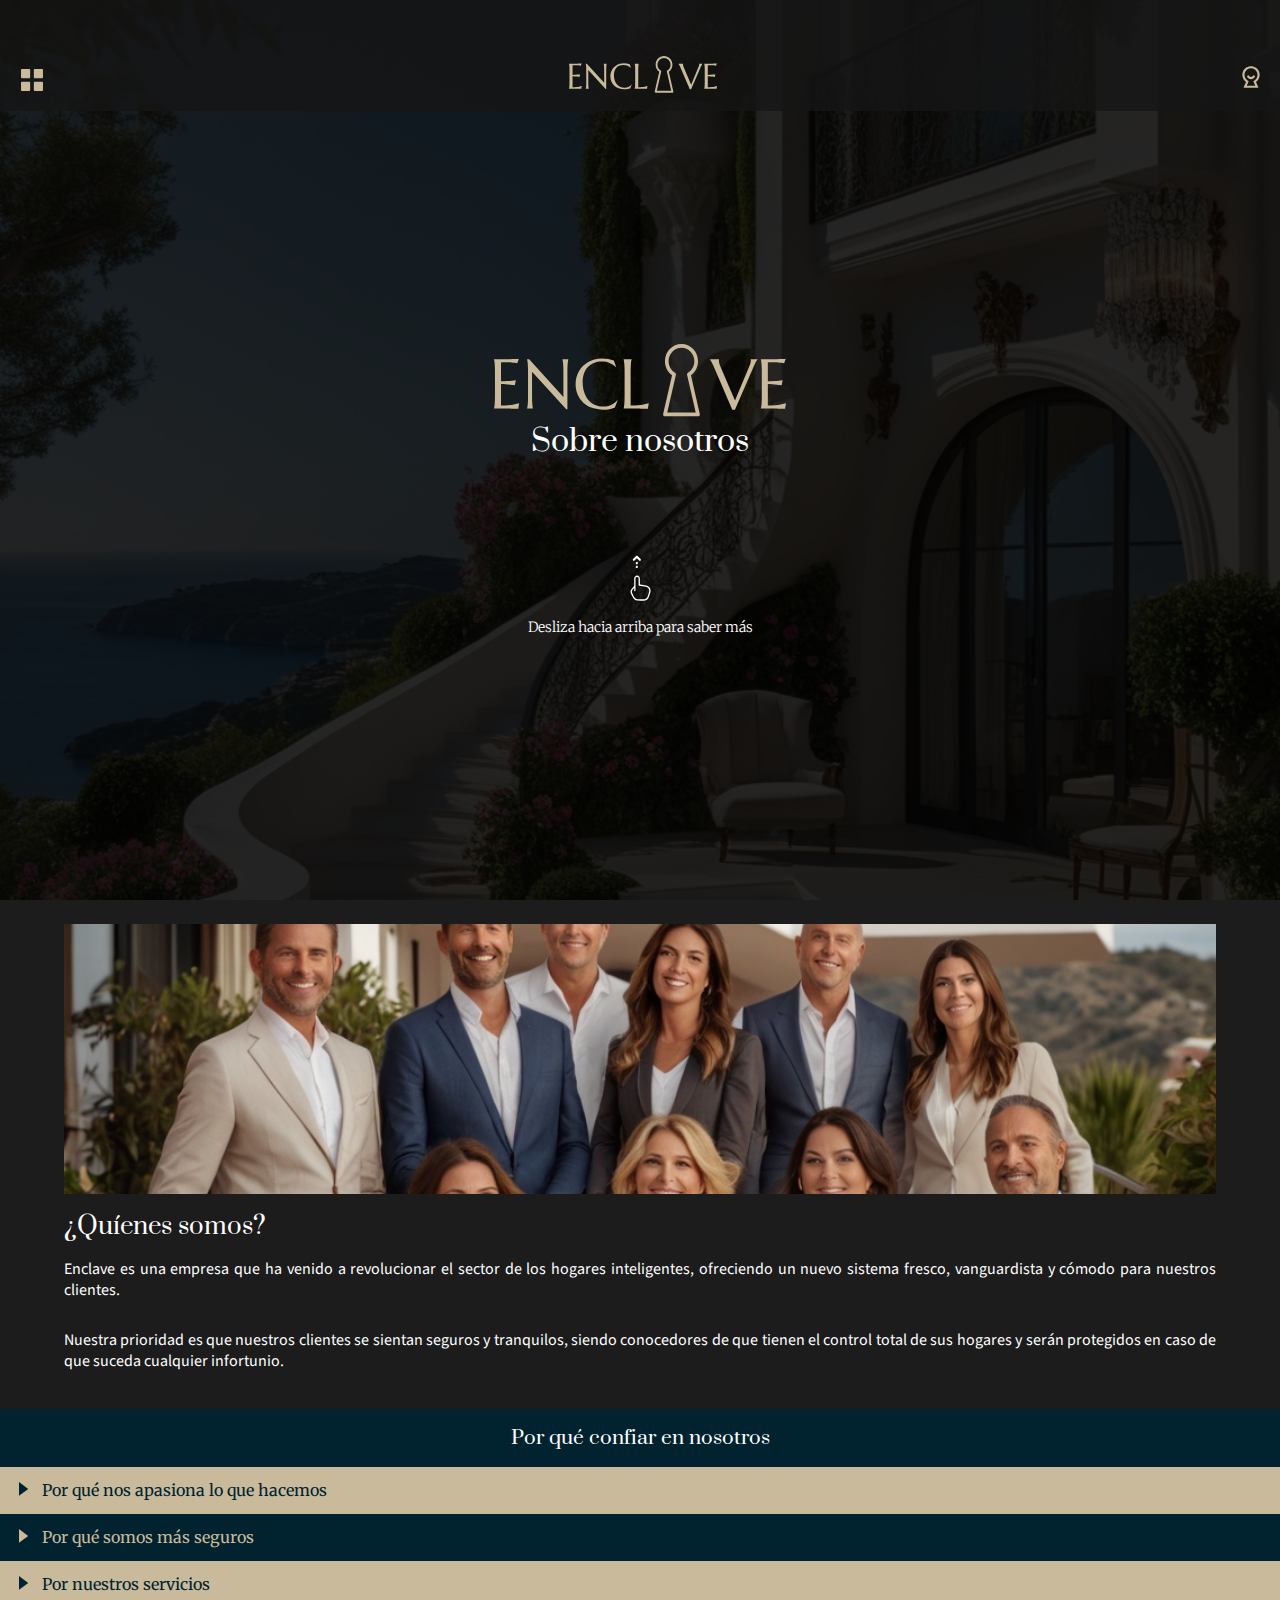
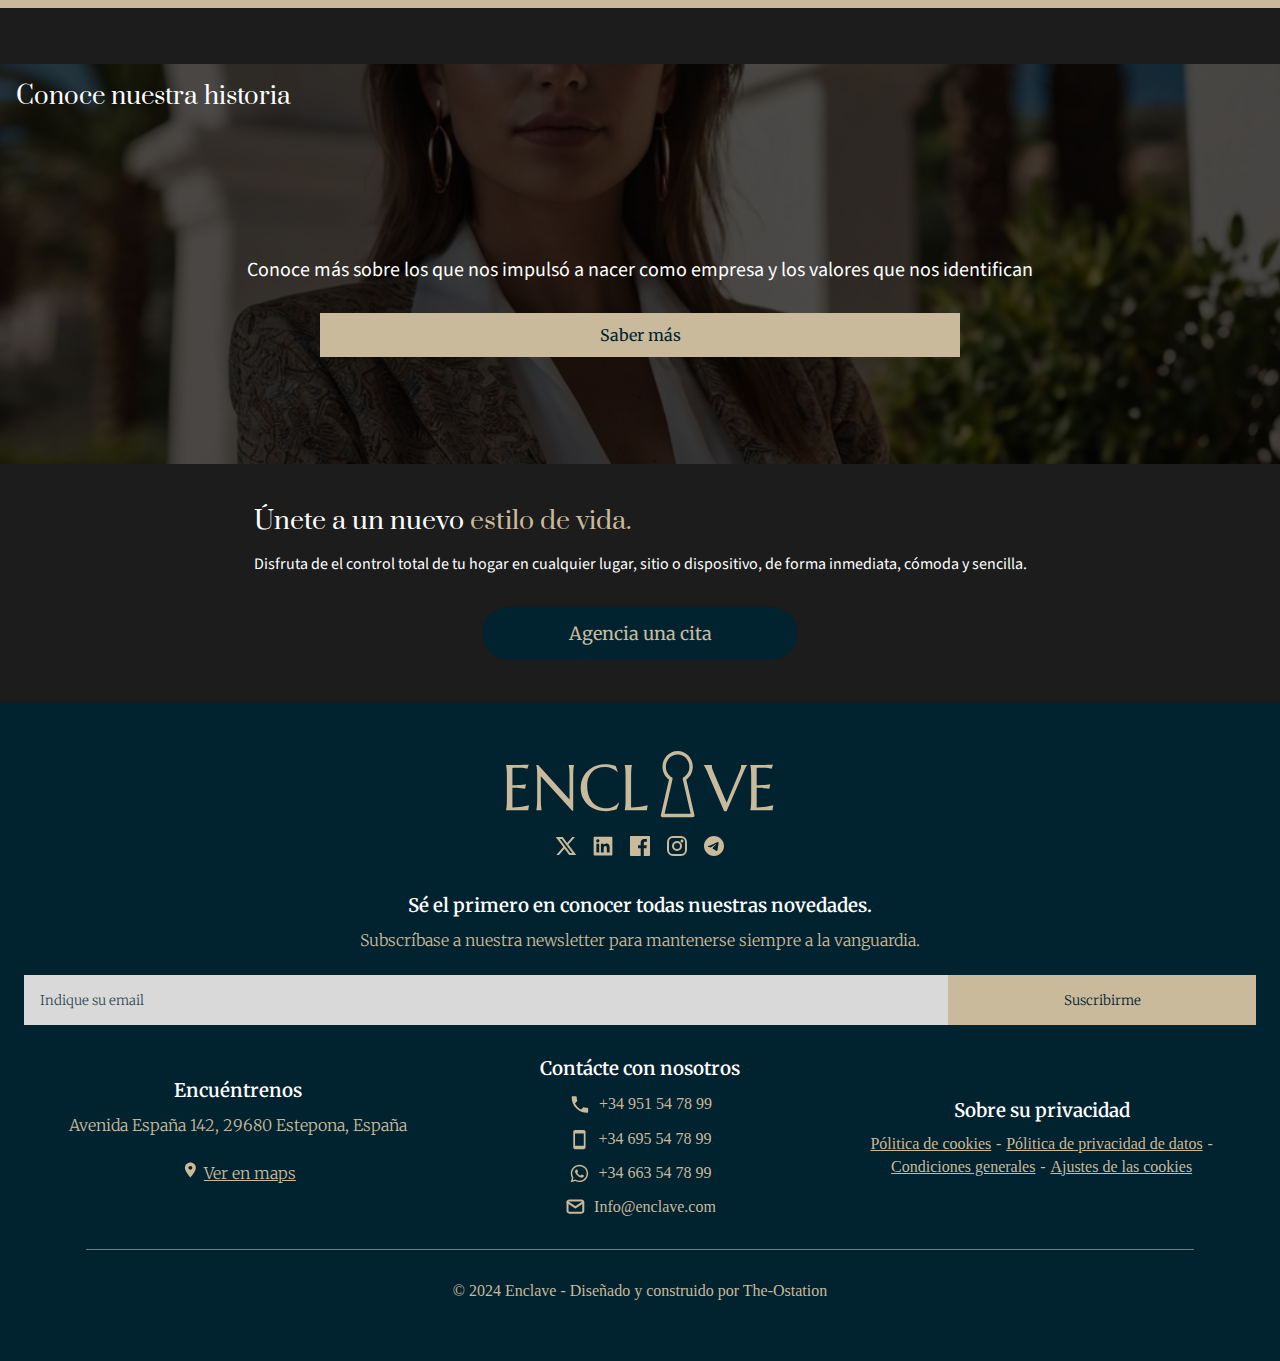
<file: about_us.html>
<!DOCTYPE html>
<html lang="es">

<head>
    <style>
    </style>
    <meta charset="UTF-8">
    <meta name="viewport" content="width=device-width, initial-scale=1.0">
    <link rel="stylesheet" href="CSS/css.css">
    <script src="js/jquery-3.7.1.min.js"></script>
    <script src="js/jq.js"></script>
    <title>ENCLAVE - Sobre nosotros</title>
</head>

<body>
    <header class="default">
        <span class="menu" onclick="toggleMenu()">
            <svg width="32" height="32" viewBox="0 0 32 32" fill="none" xmlns="http://www.w3.org/2000/svg">
                <path
                    d="M5.91674 14.1656C5.67361 14.1656 5.44043 14.069 5.26851 13.8971C5.09659 13.7252 5 13.492 5 13.2489V5.91674C5 5.67361 5.09659 5.44043 5.26851 5.26851C5.44043 5.09659 5.67361 5 5.91674 5H13.2507C13.4938 5 13.727 5.09659 13.8989 5.26851C14.0708 5.44043 14.1674 5.67361 14.1674 5.91674V13.2489C14.1674 13.492 14.0708 13.7252 13.8989 13.8971C13.727 14.069 13.4938 14.1656 13.2507 14.1656H5.91674ZM18.7511 14.1656C18.508 14.1656 18.2748 14.069 18.1029 13.8971C17.931 13.7252 17.8344 13.492 17.8344 13.2489V5.91674C17.8344 5.67361 17.931 5.44043 18.1029 5.26851C18.2748 5.09659 18.508 5 18.7511 5H26.0833C26.3264 5 26.5596 5.09659 26.7315 5.26851C26.9034 5.44043 27 5.67361 27 5.91674V13.2489C27 13.492 26.9034 13.7252 26.7315 13.8971C26.5596 14.069 26.3264 14.1656 26.0833 14.1656H18.7511ZM5.91674 27C5.67361 27 5.44043 26.9034 5.26851 26.7315C5.09659 26.5596 5 26.3264 5 26.0833V18.7493C5 18.5062 5.09659 18.273 5.26851 18.1011C5.44043 17.9292 5.67361 17.8326 5.91674 17.8326H13.2507C13.4938 17.8326 13.727 17.9292 13.8989 18.1011C14.0708 18.273 14.1674 18.5062 14.1674 18.7493V26.0833C14.1674 26.3264 14.0708 26.5596 13.8989 26.7315C13.727 26.9034 13.4938 27 13.2507 27H5.91674ZM18.7511 27C18.508 27 18.2748 26.9034 18.1029 26.7315C17.931 26.5596 17.8344 26.3264 17.8344 26.0833V18.7493C17.8344 18.5062 17.931 18.273 18.1029 18.1011C18.2748 17.9292 18.508 17.8326 18.7511 17.8326H26.0833C26.3264 17.8326 26.5596 17.9292 26.7315 18.1011C26.9034 18.273 27 18.5062 27 18.7493V26.0833C27 26.3264 26.9034 26.5596 26.7315 26.7315C26.5596 26.9034 26.3264 27 26.0833 27H18.7511Z"
                    fill="#C8BA9B" />
            </svg>
        </span>
        <span class="logo">
            <svg width="148" height="37" viewBox="0 0 148 37" fill="none" xmlns="http://www.w3.org/2000/svg">
                <path
                    d="M103.437 36.6726C103.431 36.6726 103.424 36.6726 103.418 36.6726H86.6404C86.3551 36.6726 86.0857 36.5374 85.9096 36.3058C85.7325 36.0741 85.6672 35.7722 85.7343 35.4845L90.242 15.8183C88.004 14.2038 86.6404 11.5336 86.6404 8.68567C86.6404 3.89688 90.4033 0 95.0293 0C99.6553 0 103.418 3.89688 103.418 8.68567C103.418 11.5336 102.055 14.2038 99.8176 15.8183L104.284 35.304C104.339 35.4266 104.369 35.5637 104.369 35.7074C104.369 36.2402 103.951 36.6726 103.437 36.6726ZM87.8194 34.7424H102.24L97.8518 15.5964C97.7557 15.1815 97.9355 14.752 98.2916 14.5378C100.303 13.3324 101.554 11.0905 101.554 8.68567C101.554 4.96046 98.6263 1.93017 95.0293 1.93017C91.4323 1.93017 88.5045 4.96046 88.5045 8.68567C88.5045 11.0905 89.7554 13.3324 91.7679 14.5378C92.124 14.7511 92.303 15.1815 92.2078 15.5964L87.8194 34.7424Z"
                    fill="#C8BA9B" />
                <path
                    d="M0 7.7608C1.40247 7.7608 2.79372 7.75504 4.17376 7.74337C5.56501 7.73184 6.83845 7.72018 7.99408 7.70851C9.14973 7.68531 10.1371 7.65635 10.9561 7.62149C11.7751 7.58663 12.3306 7.5401 12.6222 7.48204L11.7975 9.79957C11.4273 9.69498 10.9954 9.60206 10.5017 9.52067C10.0754 9.45109 9.55364 9.38712 8.93655 9.32907C8.33068 9.25934 7.62945 9.22448 6.83284 9.22448C6.56356 9.22448 6.23819 9.23614 5.85672 9.25934C5.48647 9.27101 5.12744 9.28844 4.77962 9.31163C4.37571 9.33483 3.96619 9.35816 3.55106 9.38136V18.8953C4.7067 18.8837 5.75013 18.8489 6.68138 18.7908C7.61261 18.7326 8.4036 18.6745 9.05436 18.6165C9.8173 18.5468 10.4905 18.4655 11.0739 18.3726L10.5522 20.8992C9.77803 20.7946 8.98704 20.6959 8.17921 20.603C7.48358 20.5216 6.72625 20.4518 5.9072 20.3938C5.08817 20.3241 4.30278 20.2893 3.55106 20.2893V31.2146C4.87499 31.2146 6.09233 31.1566 7.20309 31.0404C8.31384 30.9242 9.28436 30.7906 10.1146 30.6397C11.0796 30.477 11.9603 30.2853 12.7569 30.0646L12.2688 32.8875C12.1342 32.8758 11.9322 32.8641 11.663 32.8526C11.3937 32.8409 11.0907 32.8293 10.7541 32.8177C10.4288 32.8061 10.081 32.7945 9.71071 32.7829C9.35168 32.7829 9.00947 32.7771 8.6841 32.7654C8.35873 32.7654 8.06702 32.7597 7.80895 32.748C7.56213 32.748 7.38261 32.748 7.2704 32.748H0V32.6783C0.067317 32.4344 0.129026 32.1323 0.185128 31.7723C0.252445 31.4121 0.308547 30.9648 0.353421 30.4305C0.398308 29.8962 0.431966 29.263 0.454396 28.5312C0.47684 27.7878 0.488055 26.9223 0.488055 25.9349V14.5914C0.488055 13.604 0.47684 12.7444 0.454396 12.0125C0.431966 11.269 0.398308 10.6301 0.353421 10.0958C0.308547 9.54977 0.252445 9.0967 0.185128 8.73668C0.129026 8.37652 0.067317 8.07443 0 7.83053V7.7608ZM17.8395 7.7608L35.1739 26.8584V14.5914C35.1739 13.604 35.1628 12.7444 35.1403 12.0125C35.1179 11.269 35.0842 10.6301 35.0394 10.0958C34.9944 9.54977 34.9384 9.0967 34.871 8.73668C34.815 8.37652 34.7532 8.07443 34.686 7.83053V7.7608H37.6816V7.83053C37.6143 8.07443 37.5526 8.37652 37.4965 8.73668C37.4404 9.0967 37.3899 9.54977 37.345 10.0958C37.3002 10.6301 37.2665 11.269 37.2441 12.0125C37.2216 12.7444 37.2104 13.604 37.2104 14.5914V33.0965H36.6213L19.2868 14.0163V25.9349C19.2868 26.9223 19.298 27.7878 19.3204 28.5312C19.3429 29.263 19.3766 29.8962 19.4214 30.4305C19.4663 30.9648 19.5168 31.4121 19.5729 31.7723C19.629 32.1323 19.6906 32.4344 19.758 32.6783V32.748H16.7624V32.6783C16.8296 32.4344 16.8914 32.1323 16.9475 31.7723C17.0148 31.4121 17.0709 30.9648 17.1158 30.4305C17.1606 29.8962 17.1943 29.263 17.2167 28.5312C17.2392 27.7878 17.2504 26.9223 17.2504 25.9349V14.5914C17.2504 13.604 17.2392 12.7444 17.2167 12.0125C17.1943 11.269 17.1606 10.6301 17.1158 10.0958C17.0709 9.54977 17.0148 9.0967 16.9475 8.73668C16.8914 8.37652 16.8296 8.07443 16.7624 7.83053V7.7608H17.8395ZM61.8995 11.5943L61.748 11.664C60.8729 10.8276 59.8182 10.1596 58.584 9.66012C57.3611 9.16065 56.0148 8.91085 54.5449 8.91085C53.1312 8.91085 51.8354 9.14322 50.6572 9.60783C49.4791 10.0609 48.4638 10.723 47.6111 11.5943C46.7696 12.4656 46.1133 13.5342 45.642 14.8004C45.1707 16.0667 44.9352 17.5071 44.9352 19.1219C44.9352 20.8992 45.1596 22.5603 45.6083 24.1053C46.0572 25.6387 46.7247 26.9688 47.6111 28.0957C48.4975 29.2224 49.6025 30.1111 50.9265 30.7615C52.2617 31.4005 53.8156 31.72 55.5883 31.72C56.2279 31.72 56.8674 31.6503 57.5069 31.5108C58.1464 31.3715 58.7579 31.1682 59.3414 30.901C59.9361 30.6222 60.4914 30.2912 61.0075 29.9078C61.5348 29.5128 62.0116 29.0656 62.438 28.566L62.6232 28.688L61.2768 32.2426C60.4353 32.5796 59.504 32.8352 58.483 33.0093C57.4732 33.1952 56.4522 33.2882 55.4201 33.2882C53.3444 33.2882 51.4427 32.9804 49.7148 32.3647C47.9982 31.7374 46.5172 30.8545 45.2718 29.7161C44.0376 28.5777 43.0727 27.2127 42.377 25.6212C41.6927 24.0181 41.3505 22.2408 41.3505 20.2893C41.3505 19.1857 41.4851 18.0996 41.7544 17.0308C42.0349 15.9621 42.4388 14.9456 42.9662 13.9814C43.4934 13.0174 44.1441 12.1344 44.9183 11.333C45.6925 10.5197 46.5733 9.817 47.5606 9.22448C48.5591 8.63209 49.6531 8.17325 50.8424 7.84796C52.043 7.51114 53.3388 7.34259 54.7301 7.34259C56.8954 7.34259 58.9038 7.68531 60.7551 8.37076L61.8995 11.5943ZM69.254 31.2146C70.5779 31.2146 71.7953 31.1566 72.906 31.0404C74.0168 30.9242 74.9873 30.7906 75.8176 30.6397C76.7825 30.477 77.6633 30.2853 78.4599 30.0646L77.9718 32.8875C77.8371 32.8758 77.6352 32.8641 77.366 32.8526C77.0967 32.8409 76.7937 32.8293 76.4571 32.8177C76.1318 32.8061 75.7839 32.7945 75.4137 32.7829C75.0547 32.7829 74.7125 32.7771 74.3871 32.7654C74.0618 32.7654 73.77 32.7597 73.512 32.748C73.2652 32.748 73.0855 32.748 72.9734 32.748H65.7029V32.6783C65.7703 32.4344 65.8321 32.1323 65.8881 31.7723C65.9555 31.4121 66.0116 30.9648 66.0564 30.4305C66.1013 29.8962 66.135 29.263 66.1574 28.5312C66.1798 27.7878 66.1911 26.9223 66.1911 25.9349V14.5914C66.1911 13.604 66.1798 12.7444 66.1574 12.0125C66.135 11.269 66.1013 10.6301 66.0564 10.0958C66.0116 9.54977 65.9555 9.0967 65.8881 8.73668C65.8321 8.37652 65.7703 8.07443 65.7029 7.83053V7.7608H69.7421V7.83053C69.6748 8.07443 69.6074 8.37652 69.5402 8.73668C69.484 9.0967 69.4336 9.54977 69.3887 10.0958C69.355 10.6301 69.3213 11.269 69.2877 12.0125C69.2653 12.7444 69.254 13.604 69.254 14.5914V31.2146ZM114.071 7.7608V7.83053C114.049 7.88859 114.032 7.97574 114.021 8.09186C114.01 8.20811 114.004 8.31256 114.004 8.40548C114.004 8.76564 114.049 9.16642 114.139 9.60783C114.24 10.0377 114.425 10.5778 114.694 11.2284L122.15 28.6357L129.353 11.3678C129.521 10.938 129.701 10.4675 129.891 9.95632C130.082 9.44518 130.178 8.92828 130.178 8.40548C130.178 8.26617 130.166 8.15006 130.144 8.057C130.121 7.95255 130.099 7.87706 130.076 7.83053V7.7608H133.526V7.83053C133.313 8.05123 133.056 8.44625 132.752 9.01544C132.45 9.58463 132.119 10.2874 131.759 11.1238L122.116 33.2882H120.77L111.631 11.9777C111.418 11.4782 111.194 10.996 110.958 10.5314C110.734 10.0667 110.52 9.64846 110.318 9.27677C110.117 8.89342 109.937 8.57403 109.78 8.31846C109.623 8.0629 109.516 7.90025 109.46 7.83053V7.7608H114.071ZM135.243 7.7608C136.646 7.7608 138.036 7.75504 139.416 7.74337C140.808 7.73184 142.081 7.72018 143.237 7.70851C144.393 7.68531 145.38 7.65635 146.2 7.62149C147.018 7.58663 147.573 7.5401 147.865 7.48204L147.04 9.79957C146.67 9.69498 146.238 9.60206 145.745 9.52067C145.318 9.45109 144.797 9.38712 144.179 9.32907C143.574 9.25934 142.872 9.22448 142.076 9.22448C141.807 9.22448 141.482 9.23614 141.1 9.25934C140.73 9.27101 140.371 9.28844 140.022 9.31163C139.619 9.33483 139.21 9.35816 138.795 9.38136V18.8953C139.949 18.8837 140.994 18.8489 141.924 18.7908C142.855 18.7326 143.647 18.6745 144.297 18.6165C145.061 18.5468 145.733 18.4655 146.316 18.3726L145.795 20.8992C145.021 20.7946 144.23 20.6959 143.422 20.603C142.727 20.5216 141.97 20.4518 141.15 20.3938C140.331 20.3241 139.546 20.2893 138.795 20.2893V31.2146C140.118 31.2146 141.336 31.1566 142.447 31.0404C143.556 30.9242 144.528 30.7906 145.358 30.6397C146.323 30.477 147.203 30.2853 148 30.0646L147.512 32.8875C147.377 32.8758 147.175 32.8641 146.906 32.8526C146.637 32.8409 146.334 32.8293 145.997 32.8177C145.672 32.8061 145.323 32.7945 144.954 32.7829C144.594 32.7829 144.252 32.7771 143.928 32.7654C143.601 32.7654 143.31 32.7597 143.053 32.748C142.805 32.748 142.626 32.748 142.513 32.748H135.243V32.6783C135.311 32.4344 135.372 32.1323 135.429 31.7723C135.495 31.4121 135.552 30.9648 135.597 30.4305C135.641 29.8962 135.675 29.263 135.698 28.5312C135.72 27.7878 135.731 26.9223 135.731 25.9349V14.5914C135.731 13.604 135.72 12.7444 135.698 12.0125C135.675 11.269 135.641 10.6301 135.597 10.0958C135.552 9.54977 135.495 9.0967 135.429 8.73668C135.372 8.37652 135.311 8.07443 135.243 7.83053V7.7608Z"
                    fill="#C8BA9B" />
            </svg>
        </span>
        <span class="user">
            <a href="login.html">
                <svg width="26" height="26" viewBox="0 0 26 26" fill="none" xmlns="http://www.w3.org/2000/svg">
                    <path
                        d="M8.00594 17.9173C6.5017 16.8565 5.37425 15.3443 4.78696 13.5999C4.19967 11.8554 4.18304 9.96925 4.73947 8.2147C5.29591 6.46015 6.39651 4.92833 7.88181 3.84117C9.36712 2.754 11.16 2.16797 13.0007 2.16797C14.8413 2.16797 16.6342 2.754 18.1195 3.84117C19.6048 4.92833 20.7054 6.46015 21.2618 8.2147C21.8183 9.96925 21.8016 11.8554 21.2143 13.5999C20.6271 15.3443 19.4996 16.8565 17.9954 17.9173L20.2519 23.074C20.2882 23.1565 20.3032 23.2468 20.2958 23.3366C20.2883 23.4265 20.2585 23.513 20.2091 23.5884C20.1598 23.6638 20.0923 23.7258 20.013 23.7685C19.9336 23.8113 19.8448 23.8336 19.7547 23.8334H6.24553C6.15552 23.8335 6.0669 23.8112 5.98767 23.7685C5.90844 23.7258 5.84111 23.664 5.79175 23.5887C5.7424 23.5135 5.71257 23.4271 5.70498 23.3374C5.69739 23.2477 5.71227 23.1575 5.74828 23.075L8.00594 17.9173ZM15.3022 17.1665L16.7452 16.1471C17.8737 15.3517 18.7197 14.2177 19.1605 12.9093C19.6013 11.6009 19.614 10.1861 19.1968 8.87C18.7796 7.55388 17.9542 6.40479 16.8401 5.58925C15.7261 4.77371 14.3813 4.33408 13.0007 4.33408C11.62 4.33408 10.2752 4.77371 9.16115 5.58925C8.04711 6.40479 7.22168 7.55388 6.80449 8.87C6.3873 10.1861 6.40003 11.6009 6.84082 12.9093C7.28161 14.2177 8.12757 15.3517 9.25611 16.1471L10.698 17.1665L8.72961 21.6667H17.2706L15.3022 17.1665ZM8.79569 11.8842L10.8974 11.3588C11.014 11.8283 11.2844 12.2452 11.6655 12.5432C12.0465 12.8412 12.5164 13.0031 13.0001 13.0031C13.4839 13.0031 13.9537 12.8412 14.3348 12.5432C14.7158 12.2452 14.9862 11.8283 15.1029 11.3588L17.2045 11.8842C16.9688 12.8207 16.4272 13.6518 15.6656 14.2455C14.9039 14.8392 13.9658 15.1617 13.0001 15.1617C12.0344 15.1617 11.0963 14.8392 10.3346 14.2455C9.57299 13.6518 9.03137 12.8207 8.79569 11.8842Z"
                        fill="#C8BA9B" />
                </svg>
            </a>
        </span>
    </header>
    <main>
        <div id="contenedor-menu" class="menu-lateral">
            <header class="menu">
                <span class="menu-menu">
                    <a href="javascript:void(0);" onclick="toggleMenu()">
                        <svg width="32" height="32" viewBox="0 0 32 32" fill="none" xmlns="http://www.w3.org/2000/svg">
                            <path
                                d="M5.91674 14.1656C5.67361 14.1656 5.44043 14.069 5.26851 13.8971C5.09659 13.7252 5 13.492 5 13.2489V5.91674C5 5.67361 5.09659 5.44043 5.26851 5.26851C5.44043 5.09659 5.67361 5 5.91674 5H13.2507C13.4938 5 13.727 5.09659 13.8989 5.26851C14.0708 5.44043 14.1674 5.67361 14.1674 5.91674V13.2489C14.1674 13.492 14.0708 13.7252 13.8989 13.8971C13.727 14.069 13.4938 14.1656 13.2507 14.1656H5.91674ZM18.7511 14.1656C18.508 14.1656 18.2748 14.069 18.1029 13.8971C17.931 13.7252 17.8344 13.492 17.8344 13.2489V5.91674C17.8344 5.67361 17.931 5.44043 18.1029 5.26851C18.2748 5.09659 18.508 5 18.7511 5H26.0833C26.3264 5 26.5596 5.09659 26.7315 5.26851C26.9034 5.44043 27 5.67361 27 5.91674V13.2489C27 13.492 26.9034 13.7252 26.7315 13.8971C26.5596 14.069 26.3264 14.1656 26.0833 14.1656H18.7511ZM5.91674 27C5.67361 27 5.44043 26.9034 5.26851 26.7315C5.09659 26.5596 5 26.3264 5 26.0833V18.7493C5 18.5062 5.09659 18.273 5.26851 18.1011C5.44043 17.9292 5.67361 17.8326 5.91674 17.8326H13.2507C13.4938 17.8326 13.727 17.9292 13.8989 18.1011C14.0708 18.273 14.1674 18.5062 14.1674 18.7493V26.0833C14.1674 26.3264 14.0708 26.5596 13.8989 26.7315C13.727 26.9034 13.4938 27 13.2507 27H5.91674ZM18.7511 27C18.508 27 18.2748 26.9034 18.1029 26.7315C17.931 26.5596 17.8344 26.3264 17.8344 26.0833V18.7493C17.8344 18.5062 17.931 18.273 18.1029 18.1011C18.2748 17.9292 18.508 17.8326 18.7511 17.8326H26.0833C26.3264 17.8326 26.5596 17.9292 26.7315 18.1011C26.9034 18.273 27 18.5062 27 18.7493V26.0833C27 26.3264 26.9034 26.5596 26.7315 26.7315C26.5596 26.9034 26.3264 27 26.0833 27H18.7511Z"
                                fill="#C8BA9B" />
                            <path
                                d="M26.6663 9.21337L22.7863 5.33337L15.9997 12.12L9.21301 5.33337L5.33301 9.21337L12.1197 16L5.33301 22.7867L9.21301 26.6667L15.9997 19.88L22.7863 26.6667L26.6663 22.7867L19.8797 16L26.6663 9.21337Z"
                                fill="#C8BA9B" />
                        </svg>
                    </a>
                </span>
            </header>
            <div id="separador"></div>
            <div class="menu">
                <nav>
                    <a href="index.html" class="resaltar encabezado">INICIO</a>
                    <a href="about_us.html" class="resaltar encabezado">SOBRE NOSOSTROS</a>
                    <a href="index.html" class="resaltar encabezado">TESTIMONIALS</a>
                    <a href="cita.html" class="resaltar encabezado">AGENDA UNA CITA</a>
                </nav>
            </div>
        </div>

        <div class="portada">
            <div>
                <div>
                    <svg width="292" height="73" viewBox="0 0 292 73" fill="none" xmlns="http://www.w3.org/2000/svg">
                        <path
                            d="M204.078 72.354C204.067 72.354 204.052 72.354 204.041 72.354H170.939C170.376 72.354 169.845 72.0872 169.497 71.6304C169.148 71.1733 169.019 70.5775 169.152 70.0099L178.045 31.2092C173.63 28.0238 170.939 22.7554 170.939 17.1366C170.939 7.68845 178.363 0 187.49 0C196.617 0 204.041 7.68845 204.041 17.1366C204.041 22.7554 201.351 28.0238 196.937 31.2092L205.75 69.6538C205.858 69.8957 205.917 70.1662 205.917 70.4497C205.917 71.501 205.093 72.354 204.078 72.354ZM173.265 68.5457H201.717L193.059 30.7713C192.869 29.9527 193.224 29.1053 193.927 28.6826C197.896 26.3045 200.364 21.8813 200.364 17.1366C200.364 9.78686 194.587 3.80818 187.49 3.80818C180.393 3.80818 174.617 9.78686 174.617 17.1366C174.617 21.8813 177.085 26.3045 181.056 28.6826C181.758 29.1034 182.111 29.9527 181.924 30.7713L173.265 68.5457Z"
                            fill="#C8BA9B" />
                        <path
                            d="M0 15.3119C2.76703 15.3119 5.51193 15.3005 8.23471 15.2775C10.9796 15.2547 13.4921 15.2317 15.7721 15.2087C18.0522 15.1629 20.0002 15.1058 21.6162 15.037C23.232 14.9682 24.3279 14.8764 24.9033 14.7619L23.2762 19.3343C22.5457 19.128 21.6936 18.9446 20.7196 18.7841C19.8784 18.6468 18.8491 18.5206 17.6316 18.406C16.4362 18.2685 15.0527 18.1997 13.481 18.1997C12.9497 18.1997 12.3078 18.2227 11.5552 18.2685C10.8246 18.2915 10.1163 18.3259 9.43007 18.3716C8.63316 18.4174 7.82518 18.4634 7.00614 18.5092V37.2798C9.28619 37.2571 11.3448 37.1883 13.1822 37.0738C15.0195 36.9589 16.5801 36.8444 17.864 36.7298C19.3693 36.5923 20.6974 36.432 21.8484 36.2486L20.8192 41.2335C19.2918 41.0271 17.7312 40.8324 16.1374 40.6491C14.7649 40.4885 13.2707 40.351 11.6548 40.2364C10.0388 40.0989 8.48928 40.0303 7.00614 40.0303V61.5856C9.61823 61.5856 12.02 61.4711 14.2115 61.242C16.403 61.0126 18.3178 60.7491 19.9559 60.4512C21.8597 60.1303 23.5974 59.752 25.169 59.3166L24.206 64.8861C23.9405 64.8631 23.5419 64.8401 23.0107 64.8173C22.4795 64.7943 21.8816 64.7713 21.2176 64.7485C20.5757 64.7255 19.8895 64.7028 19.159 64.6797C18.4506 64.6797 17.7754 64.6684 17.1335 64.6454C16.4916 64.6454 15.916 64.634 15.4069 64.611C14.9199 64.611 14.5657 64.611 14.3443 64.611H0V64.4734C0.132815 63.9922 0.254566 63.3962 0.365253 62.6859C0.498068 61.9753 0.608755 61.0928 0.69729 60.0385C0.78585 58.9843 0.852257 57.7351 0.896511 56.2912C0.940792 54.8246 0.962918 53.1169 0.962918 51.1688V28.7884C0.962918 26.8403 0.940792 25.1443 0.896511 23.7004C0.852257 22.2335 0.78585 20.9729 0.69729 19.9187C0.608755 18.8415 0.498068 17.9476 0.365253 17.2373C0.254566 16.5267 0.132815 15.9307 0 15.4494V15.3119ZM35.1968 15.3119L69.3972 52.991V28.7884C69.3972 26.8403 69.3753 25.1443 69.3308 23.7004C69.2866 22.2335 69.2202 20.9729 69.1318 19.9187C69.0431 18.8415 68.9325 17.9476 68.7996 17.2373C68.689 16.5267 68.5671 15.9307 68.4345 15.4494V15.3119H74.3447V15.4494C74.2121 15.9307 74.0902 16.5267 73.9796 17.2373C73.8689 17.9476 73.7693 18.8415 73.6806 19.9187C73.5922 20.9729 73.5258 22.2335 73.4816 23.7004C73.4371 25.1443 73.4151 26.8403 73.4151 28.7884V65.2985H72.2528L38.0524 27.6538V51.1688C38.0524 53.1169 38.0744 54.8246 38.1186 56.2912C38.1631 57.7351 38.2295 58.9843 38.3179 60.0385C38.4066 61.0928 38.5062 61.9753 38.6168 62.6859C38.7275 63.3962 38.8491 63.9922 38.982 64.4734V64.611H33.0717V64.4734C33.2043 63.9922 33.3262 63.3962 33.4369 62.6859C33.5697 61.9753 33.6804 61.0928 33.769 60.0385C33.8574 58.9843 33.9239 57.7351 33.9681 56.2912C34.0125 54.8246 34.0345 53.1169 34.0345 51.1688V28.7884C34.0345 26.8403 34.0125 25.1443 33.9681 23.7004C33.9239 22.2335 33.8574 20.9729 33.769 19.9187C33.6804 18.8415 33.5697 17.9476 33.4369 17.2373C33.3262 16.5267 33.2043 15.9307 33.0717 15.4494V15.3119H35.1968ZM122.126 22.8753L121.827 23.0128C120.101 21.3626 118.02 20.0446 115.585 19.0592C113.172 18.0737 110.516 17.5809 107.616 17.5809C104.826 17.5809 102.27 18.0394 99.9454 18.956C97.621 19.8499 95.6178 21.1562 93.9355 22.8753C92.2752 24.5943 90.9803 26.7027 90.0504 29.2008C89.1206 31.6992 88.6559 34.541 88.6559 37.7269C88.6559 41.2335 89.0987 44.511 89.984 47.5591C90.8696 50.5844 92.1865 53.2087 93.9355 55.432C95.6842 57.655 97.8645 59.4084 100.477 60.6917C103.111 61.9523 106.177 62.5827 109.674 62.5827C110.936 62.5827 112.198 62.4451 113.46 62.17C114.721 61.8951 115.928 61.4941 117.079 60.9668C118.252 60.4168 119.348 59.7637 120.366 59.0073C121.407 58.228 122.347 57.3457 123.188 56.36L123.554 56.6008L120.898 63.6139C119.237 64.2787 117.4 64.7829 115.385 65.1266C113.393 65.4932 111.379 65.6768 109.342 65.6768C105.247 65.6768 101.495 65.0694 98.086 63.8546C94.6992 62.6171 91.7772 60.875 89.3199 58.629C86.8849 56.383 84.9814 53.6899 83.6088 50.55C82.2586 47.3871 81.5833 43.8805 81.5833 40.0303C81.5833 37.8528 81.8491 35.71 82.3803 33.6013C82.9337 31.4929 83.7306 29.4874 84.7711 27.585C85.8113 25.6829 87.0952 23.9409 88.6227 22.3597C90.1501 20.7552 91.8878 19.3687 93.8359 18.1997C95.8058 17.0309 97.9641 16.1256 100.311 15.4838C102.679 14.8193 105.236 14.4868 107.981 14.4868C112.253 14.4868 116.216 15.1629 119.868 16.5153L122.126 22.8753ZM136.636 61.5856C139.248 61.5856 141.65 61.4711 143.842 61.242C146.033 61.0126 147.948 60.7491 149.586 60.4512C151.49 60.1303 153.228 59.752 154.799 59.3166L153.836 64.8861C153.57 64.8631 153.172 64.8401 152.641 64.8173C152.11 64.7943 151.512 64.7713 150.848 64.7485C150.206 64.7255 149.52 64.7028 148.789 64.6797C148.081 64.6797 147.406 64.6684 146.764 64.6454C146.122 64.6454 145.546 64.634 145.037 64.611C144.55 64.611 144.196 64.611 143.975 64.611H129.63V64.4734C129.763 63.9922 129.885 63.3962 129.996 62.6859C130.128 61.9753 130.239 61.0928 130.327 60.0385C130.416 58.9843 130.483 57.7351 130.527 56.2912C130.571 54.8246 130.593 53.1169 130.593 51.1688V28.7884C130.593 26.8403 130.571 25.1443 130.527 23.7004C130.483 22.2335 130.416 20.9729 130.327 19.9187C130.239 18.8415 130.128 17.9476 129.996 17.2373C129.885 16.5267 129.763 15.9307 129.63 15.4494V15.3119H137.599V15.4494C137.466 15.9307 137.334 16.5267 137.201 17.2373C137.09 17.9476 136.991 18.8415 136.902 19.9187C136.836 20.9729 136.769 22.2335 136.703 23.7004C136.658 25.1443 136.636 26.8403 136.636 28.7884V61.5856ZM225.06 15.3119V15.4494C225.015 15.564 224.982 15.7359 224.96 15.965C224.938 16.1944 224.927 16.4005 224.927 16.5838C224.927 17.2944 225.015 18.0851 225.193 18.956C225.392 19.8041 225.757 20.8697 226.288 22.1533L240.998 56.4976L255.209 22.4285C255.542 21.5803 255.896 20.652 256.272 19.6436C256.648 18.6351 256.837 17.6153 256.837 16.5838C256.837 16.309 256.814 16.0799 256.77 15.8963C256.726 15.6902 256.681 15.5412 256.637 15.4494V15.3119H263.444V15.4494C263.023 15.8849 262.516 16.6642 261.917 17.7872C261.32 18.9102 260.666 20.2967 259.958 21.947L240.932 65.6768H238.275L220.245 23.6316C219.825 22.6462 219.382 21.6949 218.917 20.7782C218.474 19.8613 218.054 19.0362 217.655 18.3028C217.257 17.5465 216.902 16.9164 216.593 16.4121C216.283 15.9079 216.073 15.587 215.962 15.4494V15.3119H225.06ZM266.831 15.3119C269.598 15.3119 272.342 15.3005 275.065 15.2775C277.811 15.2547 280.322 15.2317 282.603 15.2087C284.883 15.1629 286.832 15.1058 288.448 15.037C290.062 14.9682 291.158 14.8764 291.733 14.7619L290.106 19.3343C289.377 19.128 288.524 18.9446 287.551 18.7841C286.709 18.6468 285.681 18.5206 284.462 18.406C283.267 18.2685 281.883 18.1997 280.311 18.1997C279.78 18.1997 279.14 18.2227 278.386 18.2685C277.657 18.2915 276.948 18.3259 276.26 18.3716C275.465 18.4174 274.657 18.4634 273.838 18.5092V37.2798C276.116 37.2571 278.177 37.1883 280.013 37.0738C281.849 36.9589 283.411 36.8444 284.695 36.7298C286.201 36.5923 287.528 36.432 288.678 36.2486L287.65 41.2335C286.123 41.0271 284.562 40.8324 282.969 40.6491C281.596 40.4885 280.102 40.351 278.486 40.2364C276.869 40.0989 275.321 40.0303 273.838 40.0303V61.5856C276.448 61.5856 278.852 61.4711 281.044 61.242C283.233 61.0126 285.15 60.7491 286.787 60.4512C288.691 60.1303 290.428 59.752 292 59.3166L291.037 64.8861C290.771 64.8631 290.373 64.8401 289.842 64.8173C289.311 64.7943 288.712 64.7713 288.048 64.7485C287.407 64.7255 286.719 64.7028 285.99 64.6797C285.281 64.6797 284.606 64.6684 283.965 64.6454C283.322 64.6454 282.746 64.634 282.239 64.611C281.75 64.611 281.397 64.611 281.174 64.611H266.831V64.4734C266.965 63.9922 267.085 63.3962 267.197 62.6859C267.328 61.9753 267.441 61.0928 267.529 60.0385C267.616 58.9843 267.684 57.7351 267.728 56.2912C267.773 54.8246 267.794 53.1169 267.794 51.1688V28.7884C267.794 26.8403 267.773 25.1443 267.728 23.7004C267.684 22.2335 267.616 20.9729 267.529 19.9187C267.441 18.8415 267.328 17.9476 267.197 17.2373C267.085 16.5267 266.965 15.9307 266.831 15.4494V15.3119Z"
                            fill="#C8BA9B" />
                    </svg>
                    <p class="subtitles">Sobre nosotros</p>
                </div>
                <div>
                    <span>
                        <svg width="23" height="46" viewBox="0 0 23 52" fill="none" xmlns="http://www.w3.org/2000/svg">
                            <path
                                d="M5.12016 40.25V35.3043M5.12016 35.3043V26.4728C5.12016 25.817 5.38069 25.188 5.84443 24.7243C6.30818 24.2605 6.93715 24 7.59299 24C8.24882 24 8.87779 24.2605 9.34154 24.7243C9.80528 25.188 10.0658 25.817 10.0658 26.4728V33.8913L14.4137 34.5667C17.1395 34.9751 18.5017 35.18 19.4611 35.7537C21.0466 36.7047 22.1954 38.1304 22.1954 40.2133C22.1954 41.663 21.8365 42.6366 20.966 45.2508C20.4121 46.9097 20.1366 47.7377 19.6858 48.3948C18.9432 49.476 17.8477 50.2653 16.587 50.6274C15.8226 50.8478 14.9479 50.8478 13.1999 50.8478H11.2146C8.69233 50.8478 7.4319 50.8478 6.34951 50.3745C5.86001 50.1606 5.40329 49.8785 4.99299 49.5365C4.08581 48.7805 3.52342 47.6529 2.3944 45.3963C1.48016 43.5678 1.02375 42.655 1.00114 41.7054C0.991233 41.2781 1.04602 40.8517 1.16364 40.4408C1.42364 39.5279 2.09625 38.7592 3.44429 37.219L5.12016 35.3043Z"
                                stroke="white" stroke-width="1.5" stroke-linecap="round" stroke-linejoin="round" />
                            <path
                                d="M8.16976 1.20105C7.95449 0.98605 7.66268 0.865287 7.35843 0.865287C7.05419 0.865287 6.76238 0.98605 6.54711 1.20105L3.10282 4.64381C2.90002 4.86145 2.78961 5.14932 2.79486 5.44675C2.80011 5.74419 2.9206 6.02797 3.13095 6.23833C3.3413 6.44868 3.62509 6.56917 3.92253 6.57442C4.21996 6.57967 4.50782 6.46926 4.72546 6.26646L7.35843 3.63808L9.99141 6.26952C10.0974 6.37912 10.2241 6.46653 10.3642 6.52663C10.5043 6.58674 10.655 6.61834 10.8074 6.61959C10.9598 6.62084 11.111 6.59172 11.2521 6.53393C11.3932 6.47613 11.5213 6.39082 11.629 6.28297C11.7368 6.17513 11.822 6.0469 11.8796 5.90578C11.9373 5.76465 11.9663 5.61346 11.9649 5.46101C11.9635 5.30857 11.9317 5.15793 11.8715 5.01789C11.8113 4.87785 11.7238 4.7512 11.614 4.64535L8.16976 1.20105ZM7.35843 12.258C7.68323 12.258 7.99472 12.387 8.22438 12.6167C8.45405 12.8464 8.58307 13.1578 8.58307 13.4826C8.58307 13.8074 8.45405 14.1189 8.22438 14.3486C7.99472 14.5783 7.68323 14.7073 7.35843 14.7073C7.03364 14.7073 6.72215 14.5783 6.49248 14.3486C6.26282 14.1189 6.1338 13.8074 6.1338 13.4826C6.1338 13.1578 6.26282 12.8464 6.49248 12.6167C6.72215 12.387 7.03364 12.258 7.35843 12.258ZM8.58307 9.17191C8.58307 9.01109 8.5514 8.85184 8.48985 8.70326C8.42831 8.55468 8.3381 8.41968 8.22438 8.30596C8.11067 8.19224 7.97566 8.10204 7.82708 8.04049C7.6785 7.97895 7.51926 7.94727 7.35843 7.94727C7.19761 7.94727 7.03837 7.97895 6.88979 8.04049C6.74121 8.10204 6.6062 8.19224 6.49248 8.30596C6.37877 8.41968 6.28856 8.55468 6.22702 8.70326C6.16547 8.85184 6.1338 9.01109 6.1338 9.17191C6.1338 9.49671 6.26282 9.8082 6.49248 10.0379C6.72215 10.2675 7.03364 10.3966 7.35843 10.3966C7.68323 10.3966 7.99472 10.2675 8.22438 10.0379C8.45405 9.8082 8.58307 9.49671 8.58307 9.17191Z"
                                fill="white" />
                        </svg>
                    </span>
                    <span class="txt-input">Desliza hacia arriba para saber más</span>
                </div>
            </div>
        </div>
        <section id="our-team">
            <picture>
                <img src="images/photos/our_team.webp" alt="corporative photo">
            </picture>
            <div>
                <h2 class="subtitles">¿Quíenes somos?</h2>
                <p class="text justify">
                    Enclave es una empresa que ha venido a revolucionar el sector de los hogares inteligentes,
                    ofreciendo un nuevo sistema fresco, vanguardista y cómodo para nuestros clientes.
                </p>
                <p class="text justify">
                    Nuestra prioridad es que nuestros clientes se sientan seguros y tranquilos, siendo conocedores de
                    que tienen el control total de sus hogares y serán protegidos en caso de que suceda cualquier
                    infortunio.</p>
            </div>
        </section>
        <section id="rely-on-us">
            <h2 class="subtitles">Por qué confiar en nosotros</h2>
            <div id="our-passion" class="dropdown">
                <button class="dropdown-btn alternative">
                    <span class="icon">
                        <svg width="24" height="24" viewBox="0 0 24 24" fill="none" xmlns="http://www.w3.org/2000/svg">
                            <path d="M9 18.8462L18.2308 11.9231L9 5.00004V18.8462Z" fill="#01222F" />
                        </svg>
                    </span>
                    <span class="txt-botones oscurecer">Por qué nos apasiona lo que hacemos</span>
                </button>
                <div class="dropdown-content f-alternative">
                    <p class="text oscurecer justify">
                        Nuestra pasión por la tecnología nos hace mantenernos siempre a la vanguardia para lo que
                        siempre dispondrá de las tecnologías más fiables y seguras del mercado, para que pueda tener el
                        confort y la tranquilidad que tanto merece.
                    </p>
                </div>
            </div>
            <div id="our-security" class="dropdown">
                <button class="dropdown-btn normal">
                    <span class="icon">
                        <svg width="24" height="24" viewBox="0 0 24 24" fill="none" xmlns="http://www.w3.org/2000/svg">
                            <path d="M9 18.8462L18.2308 11.9231L9 5.00004V18.8462Z" fill="#C8BA9B" />
                        </svg>
                    </span>
                    <span class="txt-botones resaltar">Por qué somos más seguros</span>
                </button>
                <div class="dropdown-content">
                    <p class="text resaltar justify">
                        Nuestra pasión por la tecnología nos hace mantenernos siempre a la vanguardia para lo que
                        siempre dispondrá de las tecnologías más fiables y seguras del mercado, para que pueda tener el
                        confort y la tranquilidad que tanto merece.
                    </p>
                </div>
            </div>
            <div id="our-services" class="dropdown">
                <button class="dropdown-btn alternative">
                    <span class="icon">
                        <svg width="24" height="24" viewBox="0 0 24 24" fill="none" xmlns="http://www.w3.org/2000/svg">
                            <path d="M9 18.8462L18.2308 11.9231L9 5.00004V18.8462Z" fill="#01222F" />
                        </svg>
                    </span>
                    <span class="txt-botones oscurecer">Por nuestros servicios</span>
                </button>
                <div class="dropdown-content f-alternative">
                    <p class="text justify oscurecer">
                        Nuestra pasión por la tecnología nos hace mantenernos siempre a la vanguardia para lo que
                        siempre dispondrá de las tecnologías más fiables y seguras del mercado, para que pueda tener el
                        confort y la tranquilidad que tanto merece.
                    </p>
                </div>
            </div>
        </section>
        <section id="our-history-preview">
            <div>
                <h2 class="subtitles">Conoce nuestra historia</h2>
                <div>
                    <p class="text">
                        Conoce más sobre los que nos impulsó a nacer como empresa y los valores que nos identifican
                    </p>
                    <span class="txt-botones oscurecer" onclick="window.location.href = 'our-history.html'">Saber más</span>
                </div>
            </div>
        </section>
        <section id="agenciarCita">
            <h2 class="subtitles">Únete a un nuevo <span class="resaltar">estilo de vida.</span></h2>
            <div>
                <p class="text">
                    Disfruta de el control total de tu hogar en cualquier lugar, sitio o dispositivo, de forma
                    inmediata,
                    cómoda y sencilla.
                </p>
                <button class="normal txt-botones" onclick="window.location.href = 'cita.html'">Agencia una
                    cita</button>
                </div>
        </section>
    </main>
    <footer>
        <div class="footer-social">
            <svg width="268" height="67" viewBox="0 0 268 67" fill="none" xmlns="http://www.w3.org/2000/svg">
                <path
                    d="M186.831 66.2389C186.821 66.2389 186.807 66.2389 186.797 66.2389H156.492C155.977 66.2389 155.491 65.9947 155.172 65.5765C154.852 65.158 154.735 64.6126 154.856 64.093L162.998 28.5715C158.955 25.6553 156.492 20.8322 156.492 15.6883C156.492 7.03865 163.289 0 171.645 0C180 0 186.797 7.03865 186.797 15.6883C186.797 20.8322 184.334 25.6553 180.293 28.5715L188.361 63.767C188.46 63.9884 188.514 64.2361 188.514 64.4956C188.514 65.458 187.76 66.2389 186.831 66.2389ZM158.622 62.7525H184.669L176.743 28.1706C176.569 27.4212 176.894 26.6455 177.537 26.2585C181.17 24.0813 183.43 20.0319 183.43 15.6883C183.43 8.95972 178.142 3.48633 171.645 3.48633C165.148 3.48633 159.859 8.95972 159.859 15.6883C159.859 20.0319 162.119 24.0813 165.754 26.2585C166.397 26.6437 166.72 27.4212 166.548 28.1706L158.622 62.7525Z"
                    fill="#C8BA9B" />
                <path
                    d="M0 14.0178C2.53317 14.0178 5.04609 14.0074 7.53875 13.9864C10.0517 13.9655 12.3518 13.9445 14.4391 13.9234C16.5265 13.8815 18.3098 13.8292 19.7893 13.7662C21.2685 13.7032 22.2718 13.6192 22.7986 13.5143L21.309 17.7003C20.6402 17.5114 19.8601 17.3436 18.9684 17.1966C18.1984 17.0709 17.256 16.9553 16.1414 16.8505C15.0471 16.7245 13.7805 16.6616 12.3417 16.6616C11.8553 16.6616 11.2676 16.6826 10.5786 16.7245C9.90979 16.7456 9.26131 16.7771 8.63308 16.819C7.90352 16.8609 7.16383 16.903 6.41401 16.9449V34.1292C8.50136 34.1083 10.386 34.0454 12.0681 33.9405C13.7501 33.8354 15.1788 33.7305 16.3542 33.6257C17.7323 33.4997 18.9482 33.353 20.0019 33.1851L19.0596 37.7487C17.6613 37.5598 16.2326 37.3815 14.7735 37.2137C13.517 37.0667 12.1491 36.9407 10.6697 36.8359C9.19039 36.7099 7.7718 36.6472 6.41401 36.6472V56.3807C8.80534 56.3807 11.0041 56.2758 13.0104 56.0661C15.0167 55.8561 16.7696 55.6149 18.2693 55.3422C20.0122 55.0484 21.603 54.7021 23.0419 54.3035L22.1602 59.4023C21.9172 59.3812 21.5523 59.3601 21.066 59.3393C20.5797 59.3182 20.0323 59.2971 19.4244 59.2763C18.8367 59.2552 18.2085 59.2344 17.5397 59.2133C16.8912 59.2133 16.2731 59.2029 15.6854 59.1819C15.0978 59.1819 14.5709 59.1715 14.1047 59.1504C13.6589 59.1504 13.3347 59.1504 13.132 59.1504H0V59.0244C0.12159 58.5839 0.233051 58.0382 0.334383 57.388C0.455973 56.7375 0.557306 55.9295 0.638358 54.9644C0.719433 53.9993 0.780228 52.8557 0.820742 51.5338C0.86128 50.1911 0.881537 48.6278 0.881537 46.8443V26.3554C0.881537 24.5719 0.86128 23.0193 0.820742 21.6974C0.780228 20.3545 0.719433 19.2004 0.638358 18.2353C0.557306 17.2491 0.455973 16.4308 0.334383 15.7805C0.233051 15.13 0.12159 14.5843 0 14.1438V14.0178ZM32.2221 14.0178L63.5321 48.5125V26.3554C63.5321 24.5719 63.512 23.0193 63.4713 21.6974C63.4308 20.3545 63.37 19.2004 63.289 18.2353C63.2079 17.2491 63.1066 16.4308 62.9849 15.7805C62.8837 15.13 62.7721 14.5843 62.6507 14.1438V14.0178H68.0614V14.1438C67.94 14.5843 67.8284 15.13 67.7271 15.7805C67.6258 16.4308 67.5346 17.2491 67.4534 18.2353C67.3725 19.2004 67.3117 20.3545 67.2712 21.6974C67.2305 23.0193 67.2104 24.5719 67.2104 26.3554V59.7798H66.1463L34.8364 25.3167V46.8443C34.8364 48.6278 34.8565 50.1911 34.897 51.5338C34.9377 52.8557 34.9985 53.9993 35.0794 54.9644C35.1606 55.9295 35.2518 56.7375 35.3531 57.388C35.4544 58.0382 35.5657 58.5839 35.6874 59.0244V59.1504H30.2767V59.0244C30.3981 58.5839 30.5096 58.0382 30.6109 57.388C30.7326 56.7375 30.8338 55.9295 30.915 54.9644C30.996 53.9993 31.0568 52.8557 31.0972 51.5338C31.1379 50.1911 31.1581 48.6278 31.1581 46.8443V26.3554C31.1581 24.5719 31.1379 23.0193 31.0972 21.6974C31.0568 20.3545 30.996 19.2004 30.915 18.2353C30.8338 17.2491 30.7326 16.4308 30.6109 15.7805C30.5096 15.13 30.3981 14.5843 30.2767 14.1438V14.0178H32.2221ZM111.804 20.942L111.531 21.0679C109.95 19.5572 108.045 18.3506 105.816 17.4484C103.607 16.5463 101.175 16.0951 98.5203 16.0951C95.9669 16.0951 93.6264 16.5148 91.4984 17.354C89.3705 18.1723 87.5366 19.3683 85.9965 20.942C84.4765 22.5157 83.291 24.446 82.4398 26.733C81.5885 29.0202 81.163 31.6218 81.163 34.5385C81.163 37.7487 81.5684 40.7491 82.379 43.5396C83.1897 46.3093 84.3953 48.7118 85.9965 50.7472C87.5974 52.7823 89.5934 54.3875 91.9847 55.5624C94.3964 56.7164 97.2032 57.2935 100.405 57.2935C101.56 57.2935 102.715 57.1676 103.87 56.9157C105.026 56.6641 106.13 56.2969 107.184 55.8142C108.258 55.3107 109.261 54.7128 110.193 54.0203C111.146 53.3069 112.007 52.4992 112.777 51.5968L113.112 51.8172L110.68 58.2376C109.16 58.8462 107.478 59.3078 105.634 59.6224C103.81 59.9581 101.965 60.1262 100.101 60.1262C96.3519 60.1262 92.9171 59.5701 89.7962 58.458C86.6956 57.325 84.0206 55.7302 81.771 53.674C79.5418 51.6178 77.7991 49.1524 76.5425 46.2778C75.3065 43.3822 74.6883 40.172 74.6883 36.6472C74.6883 34.6537 74.9315 32.692 75.4178 30.7615C75.9245 28.8313 76.6541 26.9953 77.6066 25.2537C78.5589 23.5124 79.7343 21.9175 81.1326 20.47C82.531 19.0011 84.1219 17.7318 85.9052 16.6616C87.7087 15.5916 89.6846 14.7628 91.8329 14.1753C94.0013 13.5669 96.3419 13.2625 98.8549 13.2625C102.766 13.2625 106.394 13.8815 109.737 15.1196L111.804 20.942ZM125.088 56.3807C127.48 56.3807 129.678 56.2758 131.685 56.0661C133.691 55.8561 135.444 55.6149 136.944 55.3422C138.687 55.0484 140.277 54.7021 141.716 54.3035L140.835 59.4023C140.591 59.3812 140.227 59.3601 139.74 59.3393C139.254 59.3182 138.707 59.2971 138.099 59.2763C137.511 59.2552 136.883 59.2344 136.214 59.2133C135.566 59.2133 134.948 59.2029 134.36 59.1819C133.772 59.1819 133.245 59.1715 132.779 59.1504C132.333 59.1504 132.009 59.1504 131.806 59.1504H118.674V59.0244C118.796 58.5839 118.908 58.0382 119.009 57.388C119.13 56.7375 119.232 55.9295 119.313 54.9644C119.394 53.9993 119.455 52.8557 119.495 51.5338C119.536 50.1911 119.556 48.6278 119.556 46.8443V26.3554C119.556 24.5719 119.536 23.0193 119.495 21.6974C119.455 20.3545 119.394 19.2004 119.313 18.2353C119.232 17.2491 119.13 16.4308 119.009 15.7805C118.908 15.13 118.796 14.5843 118.674 14.1438V14.0178H125.97V14.1438C125.848 14.5843 125.727 15.13 125.605 15.7805C125.504 16.4308 125.413 17.2491 125.332 18.2353C125.271 19.2004 125.21 20.3545 125.149 21.6974C125.109 23.0193 125.088 24.5719 125.088 26.3554V56.3807ZM206.039 14.0178V14.1438C205.998 14.2486 205.968 14.4061 205.948 14.6158C205.927 14.8258 205.917 15.0144 205.917 15.1823C205.917 15.8328 205.998 16.5567 206.16 17.354C206.343 18.1304 206.677 19.106 207.163 20.2811L220.63 51.7227L233.64 20.533C233.944 19.7565 234.269 18.9067 234.613 17.9834C234.957 17.0602 235.131 16.1266 235.131 15.1823C235.131 14.9306 235.109 14.7209 235.069 14.5528C235.029 14.3642 234.988 14.2278 234.947 14.1438V14.0178H241.179V14.1438C240.793 14.5424 240.329 15.2559 239.781 16.284C239.235 17.3121 238.636 18.5814 237.987 20.0922L220.569 60.1262H218.137L201.631 21.6344C201.246 20.7323 200.841 19.8614 200.415 19.0222C200.01 18.1827 199.625 17.4274 199.26 16.756C198.895 16.0636 198.571 15.4867 198.287 15.0251C198.004 14.5635 197.811 14.2697 197.71 14.1438V14.0178H206.039ZM244.28 14.0178C246.813 14.0178 249.325 14.0074 251.817 13.9864C254.332 13.9655 256.63 13.9445 258.718 13.9234C260.806 13.8815 262.59 13.8292 264.07 13.7662C265.547 13.7032 266.55 13.6192 267.077 13.5143L265.588 17.7003C264.92 17.5114 264.139 17.3436 263.248 17.1966C262.477 17.0709 261.536 16.9553 260.421 16.8505C259.326 16.7245 258.06 16.6616 256.621 16.6616C256.135 16.6616 255.548 16.6826 254.858 16.7245C254.19 16.7456 253.541 16.7771 252.912 16.819C252.184 16.8609 251.444 16.903 250.694 16.9449V34.1292C252.78 34.1083 254.667 34.0454 256.348 33.9405C258.029 33.8354 259.458 33.7305 260.634 33.6257C262.013 33.4997 263.227 33.353 264.28 33.1851L263.339 37.7487C261.941 37.5598 260.512 37.3815 259.053 37.2137C257.796 37.0667 256.429 36.9407 254.949 36.8359C253.47 36.7099 252.052 36.6472 250.694 36.6472V56.3807C253.084 56.3807 255.285 56.2758 257.291 56.0661C259.295 55.8561 261.05 55.6149 262.549 55.3422C264.292 55.0484 265.882 54.7021 267.321 54.3035L266.44 59.4023C266.196 59.3812 265.832 59.3601 265.346 59.3393C264.86 59.3182 264.312 59.2971 263.703 59.2763C263.117 59.2552 262.487 59.2344 261.819 59.2133C261.17 59.2133 260.552 59.2029 259.966 59.1819C259.377 59.1819 258.85 59.1715 258.385 59.1504C257.938 59.1504 257.614 59.1504 257.411 59.1504H244.28V59.0244C244.402 58.5839 244.512 58.0382 244.615 57.388C244.735 56.7375 244.838 55.9295 244.919 54.9644C244.998 53.9993 245.06 52.8557 245.101 51.5338C245.142 50.1911 245.161 48.6278 245.161 46.8443V26.3554C245.161 24.5719 245.142 23.0193 245.101 21.6974C245.06 20.3545 244.998 19.2004 244.919 18.2353C244.838 17.2491 244.735 16.4308 244.615 15.7805C244.512 15.13 244.402 14.5843 244.28 14.1438V14.0178Z"
                    fill="#C8BA9B" />
            </svg>
            <nav>
                <a href="#">
                    <svg width="24" height="24" viewBox="0 0 24 24" fill="none" xmlns="http://www.w3.org/2000/svg">
                        <path
                            d="M10.488 14.651L15.25 21H22.25L14.392 10.522L20.93 3H18.28L13.163 8.886L8.75 3H1.75L9.26 13.015L2.32 21H4.97L10.488 14.651ZM16.25 19L5.75 5H7.75L18.25 19H16.25Z"
                            fill="#C8BA9B" />
                    </svg>
                </a>
                <a href="#">
                    <svg width="24" height="24" viewBox="0 0 24 24" fill="none" xmlns="http://www.w3.org/2000/svg">
                        <path
                            d="M20.625 2.625H3.375C2.96016 2.625 2.625 2.96016 2.625 3.375V20.625C2.625 21.0398 2.96016 21.375 3.375 21.375H20.625C21.0398 21.375 21.375 21.0398 21.375 20.625V3.375C21.375 2.96016 21.0398 2.625 20.625 2.625ZM8.18672 18.6023H5.40469V9.65391H8.18672V18.6023ZM6.79688 8.43047C6.47795 8.43047 6.16619 8.3359 5.90102 8.15871C5.63584 7.98153 5.42917 7.72969 5.30712 7.43505C5.18507 7.1404 5.15314 6.81618 5.21536 6.50339C5.27758 6.19059 5.43115 5.90327 5.65667 5.67776C5.88218 5.45225 6.1695 5.29867 6.48229 5.23645C6.79509 5.17423 7.11931 5.20617 7.41395 5.32821C7.7086 5.45026 7.96044 5.65694 8.13762 5.92211C8.3148 6.18729 8.40937 6.49905 8.40937 6.81797C8.40703 7.70859 7.68516 8.43047 6.79688 8.43047ZM18.6023 18.6023H15.8227V14.25C15.8227 13.2117 15.8039 11.8781 14.3766 11.8781C12.9305 11.8781 12.7078 13.0078 12.7078 14.175V18.6023H9.93047V9.65391H12.5977V10.8773H12.6352C13.0055 10.1742 13.9125 9.43125 15.2672 9.43125C18.0844 9.43125 18.6023 11.2852 18.6023 13.6945V18.6023Z"
                            fill="#C8BA9B" />
                    </svg>
                </a>
                <a href="#">
                    <svg width="24" height="24" viewBox="0 0 24 24" fill="none" xmlns="http://www.w3.org/2000/svg">
                        <path
                            d="M20.9 2H3.1C2.80826 2 2.52847 2.11589 2.32218 2.32218C2.11589 2.52847 2 2.80826 2 3.1V20.9C2 21.1917 2.11589 21.4715 2.32218 21.6778C2.52847 21.8841 2.80826 22 3.1 22H12.68V14.25H10.08V11.25H12.68V9C12.6261 8.47176 12.6885 7.93813 12.8627 7.43654C13.0369 6.93495 13.3188 6.47755 13.6885 6.09641C14.0582 5.71528 14.5068 5.41964 15.0028 5.23024C15.4989 5.04083 16.0304 4.96225 16.56 5C17.3383 4.99463 18.1163 5.03469 18.89 5.12V7.82H17.3C16.04 7.82 15.8 8.42 15.8 9.29V11.22H18.8L18.41 14.22H15.8V22H20.9C21.0445 22 21.1875 21.9715 21.321 21.9163C21.4544 21.861 21.5757 21.78 21.6778 21.6778C21.78 21.5757 21.861 21.4544 21.9163 21.321C21.9715 21.1875 22 21.0445 22 20.9V3.1C22 2.95555 21.9715 2.81251 21.9163 2.67905C21.861 2.54559 21.78 2.42433 21.6778 2.32218C21.5757 2.22004 21.4544 2.13901 21.321 2.08373C21.1875 2.02845 21.0445 2 20.9 2Z"
                            fill="#C8BA9B" />
                    </svg>
                </a>
                <a href="#">
                    <svg width="24" height="24" viewBox="0 0 24 24" fill="none" xmlns="http://www.w3.org/2000/svg">
                        <path
                            d="M17 8.5C17.8284 8.5 18.5 7.82843 18.5 7C18.5 6.17157 17.8284 5.5 17 5.5C16.1716 5.5 15.5 6.17157 15.5 7C15.5 7.82843 16.1716 8.5 17 8.5Z"
                            fill="#C8BA9B" />
                        <path
                            d="M16 3C18.76 3 21 5.24 21 8V16C21 18.76 18.76 21 16 21H8C5.24 21 3 18.76 3 16V8C3 5.24 5.24 3 8 3H12H16Z"
                            stroke="#C8BA9B" stroke-width="2" stroke-linecap="round" stroke-linejoin="round" />
                        <path
                            d="M12 8C14.21 8 16 9.79 16 12C16 14.21 14.21 16 12 16C9.79 16 8 14.21 8 12C8 9.79 9.79 8 12 8Z"
                            stroke="#C8BA9B" stroke-width="2" stroke-linecap="round" stroke-linejoin="round" />
                    </svg>
                </a>
                <a href="#">
                    <svg width="24" height="24" viewBox="0 0 24 24" fill="none" xmlns="http://www.w3.org/2000/svg">
                        <path
                            d="M12 2C6.48 2 2 6.48 2 12C2 17.52 6.48 22 12 22C17.52 22 22 17.52 22 12C22 6.48 17.52 2 12 2ZM16.64 8.8C16.49 10.38 15.84 14.22 15.51 15.99C15.37 16.74 15.09 16.99 14.83 17.02C14.25 17.07 13.81 16.64 13.25 16.27C12.37 15.69 11.87 15.33 11.02 14.77C10.03 14.12 10.67 13.76 11.24 13.18C11.39 13.03 13.95 10.7 14 10.49C14.0069 10.4582 14.006 10.4252 13.9973 10.3938C13.9886 10.3624 13.9724 10.3337 13.95 10.31C13.89 10.26 13.81 10.28 13.74 10.29C13.65 10.31 12.25 11.24 9.52 13.08C9.12 13.35 8.76 13.49 8.44 13.48C8.08 13.47 7.4 13.28 6.89 13.11C6.26 12.91 5.77 12.8 5.81 12.45C5.83 12.27 6.08 12.09 6.55 11.9C9.47 10.63 11.41 9.79 12.38 9.39C15.16 8.23 15.73 8.03 16.11 8.03C16.19 8.03 16.38 8.05 16.5 8.15C16.6 8.23 16.63 8.34 16.64 8.42C16.63 8.48 16.65 8.66 16.64 8.8Z"
                            fill="#C8BA9B" />
                    </svg>
                </a>
            </nav>
        </div>
        <div class="footer-newsletter">
            <h3 class="encabezado">Sé el primero en conocer todas nuestras novedades.</h3>
            <p class="txt-footer resaltar">
                Subscríbase a nuestra newsletter para mantenerse siempre a la vanguardia.
            </p>
            <form>
                <span class="input-txt">
                    <input class="txt-footer" type="text" id="email-newsletter" name="email-newsletter"
                        placeholder="Indique su email"><button type="submit" class="txt-footer">Suscribirme</button>
                </span>
            </form>
        </div>
        <div class="footer-location">
            <h3 class="encabezado">Encuéntrenos</h3>
            <p class="txt-footer resaltar">
                Avenida España 142, 29680 Estepona, España
            </p>
            <p class="txt-footer resaltar">
                <span>
                    <svg width="19" height="18" viewBox="0 0 19 18" fill="none" xmlns="http://www.w3.org/2000/svg">
                        <path
                            d="M9.375 8.625C8.857 8.625 8.36022 8.42746 7.99393 8.07583C7.62765 7.72419 7.42188 7.24728 7.42188 6.75C7.42188 6.25272 7.62765 5.77581 7.99393 5.42417C8.36022 5.07254 8.857 4.875 9.375 4.875C9.893 4.875 10.3898 5.07254 10.7561 5.42417C11.1224 5.77581 11.3281 6.25272 11.3281 6.75C11.3281 6.99623 11.2776 7.24005 11.1795 7.46753C11.0813 7.69502 10.9374 7.90172 10.7561 8.07583C10.5747 8.24994 10.3594 8.38805 10.1224 8.48227C9.88547 8.5765 9.63149 8.625 9.375 8.625ZM9.375 1.5C7.9246 1.5 6.5336 2.05312 5.50801 3.03769C4.48242 4.02226 3.90625 5.35761 3.90625 6.75C3.90625 10.6875 9.375 16.5 9.375 16.5C9.375 16.5 14.8438 10.6875 14.8438 6.75C14.8438 5.35761 14.2676 4.02226 13.242 3.03769C12.2164 2.05312 10.8254 1.5 9.375 1.5Z"
                            fill="#C8BA9B" />
                    </svg>
                </span>
                <a class="undeline">
                    Ver en maps
                </a>
            </p>
        </div>
        <div class="footer-contact-us">
            <h3 class="encabezado">Contácte con nosotros</h3>
            <nav>
                <a href="#" class="resaltar">
                    <svg width="23" height="23" viewBox="0 0 23 23" fill="none" xmlns="http://www.w3.org/2000/svg">
                        <path
                            d="M6.97751 10.3908C8.29751 12.985 10.4242 15.1117 13.0183 16.4317L15.035 14.415C15.2917 14.1583 15.6492 14.085 15.97 14.1858C16.9967 14.525 18.0967 14.7083 19.2425 14.7083C19.4856 14.7083 19.7188 14.8049 19.8907 14.9768C20.0626 15.1487 20.1592 15.3819 20.1592 15.625V18.8333C20.1592 19.0764 20.0626 19.3096 19.8907 19.4815C19.7188 19.6534 19.4856 19.75 19.2425 19.75C15.1096 19.75 11.1459 18.1082 8.22343 15.1857C5.30099 12.2633 3.65918 8.29962 3.65918 4.16667C3.65918 3.92355 3.75576 3.69039 3.92767 3.51849C4.09957 3.34658 4.33273 3.25 4.57585 3.25H7.78418C8.0273 3.25 8.26045 3.34658 8.43236 3.51849C8.60427 3.69039 8.70085 3.92355 8.70085 4.16667C8.70085 5.3125 8.88418 6.4125 9.22335 7.43917C9.32418 7.76 9.25085 8.1175 8.99418 8.37417L6.97751 10.3908Z"
                            fill="#C8BA9B" />
                    </svg>
                    <span>+34 951 54 78 99</span>
                </a>
                <a href="#" class="resaltar">
                    <svg width="22" height="21" viewBox="0 0 22 21" fill="none" xmlns="http://www.w3.org/2000/svg">
                        <path
                            d="M15.7842 16.625H7.03418V4.375H15.7842M15.7842 0.875H7.03418C6.06293 0.875 5.28418 1.65375 5.28418 2.625V18.375C5.28418 18.8391 5.46855 19.2842 5.79674 19.6124C6.12493 19.9406 6.57005 20.125 7.03418 20.125H15.7842C16.2483 20.125 16.6934 19.9406 17.0216 19.6124C17.3498 19.2842 17.5342 18.8391 17.5342 18.375V2.625C17.5342 2.16087 17.3498 1.71575 17.0216 1.38756C16.6934 1.05937 16.2483 0.875 15.7842 0.875Z"
                            fill="#C8BA9B" />
                    </svg>
                    <span>+34 695 54 78 99</span>
                </a>
                <a href="#" class="resaltar">
                    <svg width="22" height="21" viewBox="0 0 22 21" fill="none" xmlns="http://www.w3.org/2000/svg">
                        <path
                            d="M17.5781 4.2963C16.7758 3.48614 15.8203 2.84377 14.7672 2.40661C13.7141 1.96946 12.5846 1.74627 11.4444 1.75005C6.66688 1.75005 2.77313 5.6438 2.77313 10.4213C2.77313 11.9525 3.17563 13.44 3.92813 14.7525L2.70312 19.25L7.29688 18.0425C8.56563 18.7338 9.99188 19.1013 11.4444 19.1013C16.2219 19.1013 20.1156 15.2075 20.1156 10.43C20.1156 8.1113 19.2144 5.93255 17.5781 4.2963ZM11.4444 17.6313C10.1494 17.6313 8.88063 17.2813 7.76938 16.625L7.50688 16.4675L4.77688 17.185L5.50313 14.525L5.32813 14.2538C4.60848 13.105 4.22643 11.7769 4.22563 10.4213C4.22563 6.4488 7.46312 3.2113 11.4356 3.2113C13.3606 3.2113 15.1719 3.9638 16.5281 5.3288C17.1998 5.99718 17.7321 6.79227 18.094 7.66796C18.456 8.54365 18.6405 9.4825 18.6369 10.43C18.6544 14.4025 15.4169 17.6313 11.4444 17.6313ZM15.3994 12.2413C15.1806 12.1363 14.1131 11.6113 13.9206 11.5325C13.7194 11.4625 13.5794 11.4275 13.4306 11.6375C13.2819 11.8563 12.8706 12.3463 12.7481 12.4863C12.6256 12.635 12.4944 12.6525 12.2756 12.5388C12.0569 12.4338 11.3569 12.1975 10.5344 11.4625C9.88688 10.885 9.45813 10.1763 9.32688 9.95755C9.20438 9.7388 9.30937 9.62505 9.42312 9.5113C9.51937 9.41505 9.64188 9.25755 9.74688 9.13505C9.85188 9.01255 9.89563 8.9163 9.96563 8.7763C10.0356 8.62755 10.0006 8.50505 9.94813 8.40005C9.89563 8.29505 9.45813 7.22755 9.28312 6.79005C9.10813 6.37005 8.92438 6.42255 8.79313 6.4138H8.37313C8.22437 6.4138 7.99688 6.4663 7.79563 6.68505C7.60313 6.9038 7.04313 7.4288 7.04313 8.4963C7.04313 9.5638 7.82188 10.5963 7.92688 10.7363C8.03188 10.885 9.45813 13.0725 11.6281 14.0088C12.1444 14.2363 12.5469 14.3675 12.8619 14.4638C13.3781 14.63 13.8506 14.6038 14.2269 14.5513C14.6469 14.49 15.5131 14.0263 15.6881 13.5188C15.8719 13.0113 15.8719 12.5825 15.8106 12.4863C15.7494 12.39 15.6181 12.3463 15.3994 12.2413Z"
                            fill="#C8BA9B" />
                    </svg>
                    <span>+34 663 54 78 99</span>
                </a>
                <a href="#" class="resaltar">
                    <svg width="22" height="21" viewBox="0 0 22 21" fill="none" xmlns="http://www.w3.org/2000/svg">
                        <path
                            d="M3.53418 6.125C3.53418 5.66087 3.71855 5.21575 4.04674 4.88756C4.37493 4.55937 4.82005 4.375 5.28418 4.375H17.5342C17.9983 4.375 18.4434 4.55937 18.7716 4.88756C19.0998 5.21575 19.2842 5.66087 19.2842 6.125V14.875C19.2842 15.3391 19.0998 15.7842 18.7716 16.1124C18.4434 16.4406 17.9983 16.625 17.5342 16.625H5.28418C4.82005 16.625 4.37493 16.4406 4.04674 16.1124C3.71855 15.7842 3.53418 15.3391 3.53418 14.875V6.125Z"
                            stroke="#C8BA9B" stroke-width="2" stroke-linecap="round" stroke-linejoin="round" />
                        <path d="M3.53418 6.125L11.4092 11.375L19.2842 6.125" stroke="#C8BA9B" stroke-width="2"
                            stroke-linecap="round" stroke-linejoin="round" />
                    </svg>
                    <span>Info@enclave.com</span>
                </a>
            </nav>
        </div>
        <div class="footer-privacy">
            <h3 class="encabezado">Sobre su privacidad</h3>
            <nav class="resaltar">
                <a href="#" class="resaltar undeline">
                    Pólitica de cookies
                </a>-
                <a href="#" class="resaltar undeline">
                    Pólitica de privacidad de datos
                </a>-
                <a href="#" class="resaltar undeline">
                    Condiciones generales
                </a>-
                <a href="#" class="resaltar undeline">
                    Ajustes de las cookies
                </a>
            </nav>
        </div>
        <div class="divider"></div>
        <div class="footer-attribution resaltar">
            <p>© 2024 Enclave - Diseñado y construido por The-Ostation</p>
        </div>
    </footer>
</body>

</html>
</file>
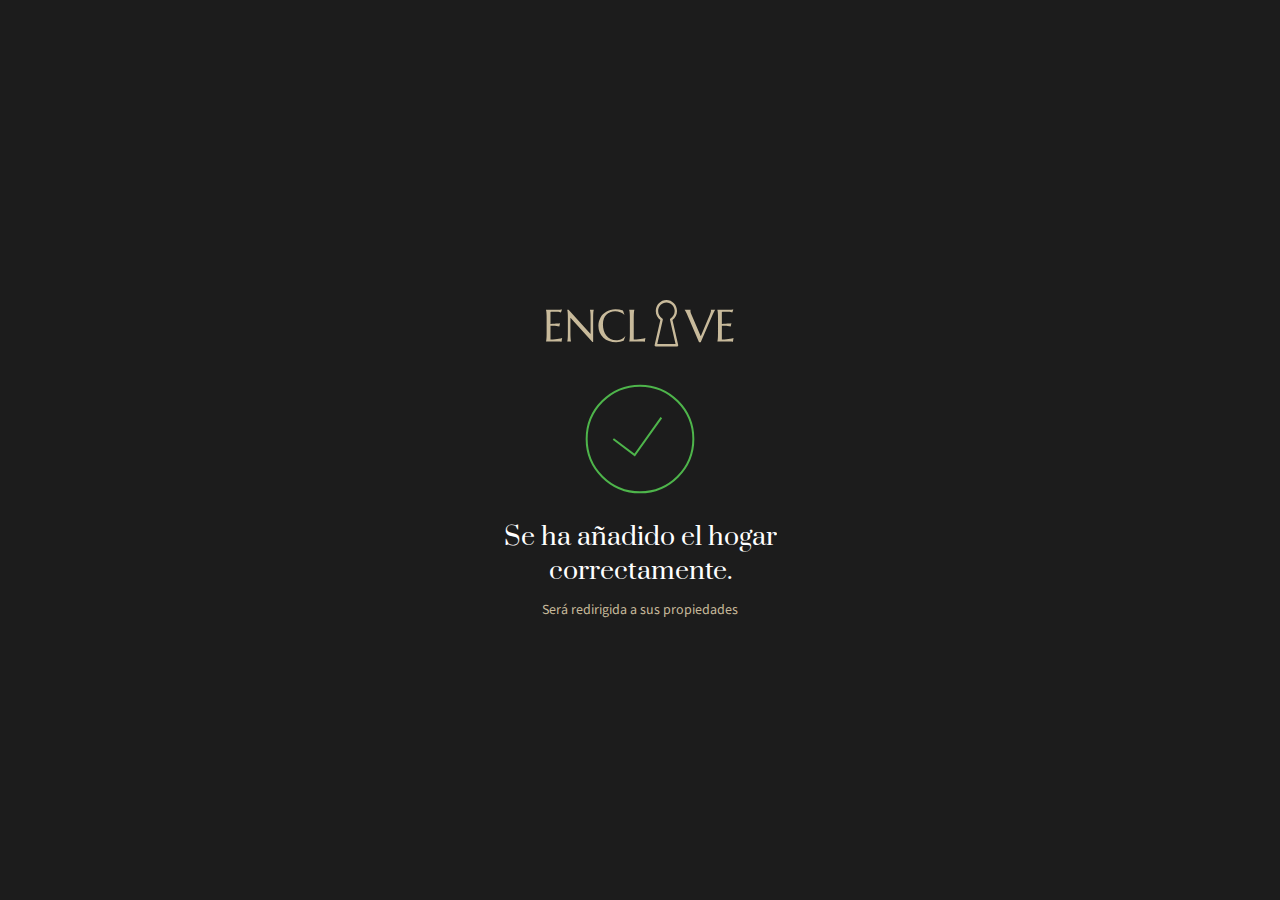
<file: add_home_successful.html>
<!DOCTYPE html>
<html lang="en">

<head>
    <meta charset="UTF-8">
    <meta name="viewport" content="width=device-width, initial-scale=1.0">
    <link rel="stylesheet" href="CSS/css.css">
    <script src="js/jquery-3.7.1.min.js"></script>
    <script src="js/jq.js"></script>
    <title>ENCLAVE - Tus propiedades</title>
</head>

<body>
    <main class="success">
        <div class="info">
            <span>
                <svg width="268" height="47" viewBox="0 0 268 67" fill="none" xmlns="http://www.w3.org/2000/svg">
                    <path
                        d="M186.831 66.2389C186.821 66.2389 186.807 66.2389 186.797 66.2389H156.492C155.977 66.2389 155.491 65.9947 155.172 65.5765C154.852 65.158 154.735 64.6126 154.856 64.093L162.998 28.5715C158.955 25.6553 156.492 20.8322 156.492 15.6883C156.492 7.03865 163.289 0 171.645 0C180 0 186.797 7.03865 186.797 15.6883C186.797 20.8322 184.334 25.6553 180.293 28.5715L188.361 63.767C188.46 63.9884 188.514 64.2361 188.514 64.4956C188.514 65.458 187.76 66.2389 186.831 66.2389ZM158.622 62.7525H184.669L176.743 28.1706C176.569 27.4212 176.894 26.6455 177.537 26.2585C181.17 24.0813 183.43 20.0319 183.43 15.6883C183.43 8.95972 178.142 3.48633 171.645 3.48633C165.148 3.48633 159.859 8.95972 159.859 15.6883C159.859 20.0319 162.119 24.0813 165.754 26.2585C166.397 26.6437 166.72 27.4212 166.548 28.1706L158.622 62.7525Z"
                        fill="#C8BA9B" />
                    <path
                        d="M0 14.0178C2.53317 14.0178 5.04609 14.0074 7.53875 13.9864C10.0517 13.9655 12.3518 13.9445 14.4391 13.9234C16.5265 13.8815 18.3098 13.8292 19.7893 13.7662C21.2685 13.7032 22.2718 13.6192 22.7986 13.5143L21.309 17.7003C20.6402 17.5114 19.8601 17.3436 18.9684 17.1966C18.1984 17.0709 17.256 16.9553 16.1414 16.8505C15.0471 16.7245 13.7805 16.6616 12.3417 16.6616C11.8553 16.6616 11.2676 16.6826 10.5786 16.7245C9.90979 16.7456 9.26131 16.7771 8.63308 16.819C7.90352 16.8609 7.16383 16.903 6.41401 16.9449V34.1292C8.50136 34.1083 10.386 34.0454 12.0681 33.9405C13.7501 33.8354 15.1788 33.7305 16.3542 33.6257C17.7323 33.4997 18.9482 33.353 20.0019 33.1851L19.0596 37.7487C17.6613 37.5598 16.2326 37.3815 14.7735 37.2137C13.517 37.0667 12.1491 36.9407 10.6697 36.8359C9.19039 36.7099 7.7718 36.6472 6.41401 36.6472V56.3807C8.80534 56.3807 11.0041 56.2758 13.0104 56.0661C15.0167 55.8561 16.7696 55.6149 18.2693 55.3422C20.0122 55.0484 21.603 54.7021 23.0419 54.3035L22.1602 59.4023C21.9172 59.3812 21.5523 59.3601 21.066 59.3393C20.5797 59.3182 20.0323 59.2971 19.4244 59.2763C18.8367 59.2552 18.2085 59.2344 17.5397 59.2133C16.8912 59.2133 16.2731 59.2029 15.6854 59.1819C15.0978 59.1819 14.5709 59.1715 14.1047 59.1504C13.6589 59.1504 13.3347 59.1504 13.132 59.1504H0V59.0244C0.12159 58.5839 0.233051 58.0382 0.334383 57.388C0.455973 56.7375 0.557306 55.9295 0.638358 54.9644C0.719433 53.9993 0.780228 52.8557 0.820742 51.5338C0.86128 50.1911 0.881537 48.6278 0.881537 46.8443V26.3554C0.881537 24.5719 0.86128 23.0193 0.820742 21.6974C0.780228 20.3545 0.719433 19.2004 0.638358 18.2353C0.557306 17.2491 0.455973 16.4308 0.334383 15.7805C0.233051 15.13 0.12159 14.5843 0 14.1438V14.0178ZM32.2221 14.0178L63.5321 48.5125V26.3554C63.5321 24.5719 63.512 23.0193 63.4713 21.6974C63.4308 20.3545 63.37 19.2004 63.289 18.2353C63.2079 17.2491 63.1066 16.4308 62.9849 15.7805C62.8837 15.13 62.7721 14.5843 62.6507 14.1438V14.0178H68.0614V14.1438C67.94 14.5843 67.8284 15.13 67.7271 15.7805C67.6258 16.4308 67.5346 17.2491 67.4534 18.2353C67.3725 19.2004 67.3117 20.3545 67.2712 21.6974C67.2305 23.0193 67.2104 24.5719 67.2104 26.3554V59.7798H66.1463L34.8364 25.3167V46.8443C34.8364 48.6278 34.8565 50.1911 34.897 51.5338C34.9377 52.8557 34.9985 53.9993 35.0794 54.9644C35.1606 55.9295 35.2518 56.7375 35.3531 57.388C35.4544 58.0382 35.5657 58.5839 35.6874 59.0244V59.1504H30.2767V59.0244C30.3981 58.5839 30.5096 58.0382 30.6109 57.388C30.7326 56.7375 30.8338 55.9295 30.915 54.9644C30.996 53.9993 31.0568 52.8557 31.0972 51.5338C31.1379 50.1911 31.1581 48.6278 31.1581 46.8443V26.3554C31.1581 24.5719 31.1379 23.0193 31.0972 21.6974C31.0568 20.3545 30.996 19.2004 30.915 18.2353C30.8338 17.2491 30.7326 16.4308 30.6109 15.7805C30.5096 15.13 30.3981 14.5843 30.2767 14.1438V14.0178H32.2221ZM111.804 20.942L111.531 21.0679C109.95 19.5572 108.045 18.3506 105.816 17.4484C103.607 16.5463 101.175 16.0951 98.5203 16.0951C95.9669 16.0951 93.6264 16.5148 91.4984 17.354C89.3705 18.1723 87.5366 19.3683 85.9965 20.942C84.4765 22.5157 83.291 24.446 82.4398 26.733C81.5885 29.0202 81.163 31.6218 81.163 34.5385C81.163 37.7487 81.5684 40.7491 82.379 43.5396C83.1897 46.3093 84.3953 48.7118 85.9965 50.7472C87.5974 52.7823 89.5934 54.3875 91.9847 55.5624C94.3964 56.7164 97.2032 57.2935 100.405 57.2935C101.56 57.2935 102.715 57.1676 103.87 56.9157C105.026 56.6641 106.13 56.2969 107.184 55.8142C108.258 55.3107 109.261 54.7128 110.193 54.0203C111.146 53.3069 112.007 52.4992 112.777 51.5968L113.112 51.8172L110.68 58.2376C109.16 58.8462 107.478 59.3078 105.634 59.6224C103.81 59.9581 101.965 60.1262 100.101 60.1262C96.3519 60.1262 92.9171 59.5701 89.7962 58.458C86.6956 57.325 84.0206 55.7302 81.771 53.674C79.5418 51.6178 77.7991 49.1524 76.5425 46.2778C75.3065 43.3822 74.6883 40.172 74.6883 36.6472C74.6883 34.6537 74.9315 32.692 75.4178 30.7615C75.9245 28.8313 76.6541 26.9953 77.6066 25.2537C78.5589 23.5124 79.7343 21.9175 81.1326 20.47C82.531 19.0011 84.1219 17.7318 85.9052 16.6616C87.7087 15.5916 89.6846 14.7628 91.8329 14.1753C94.0013 13.5669 96.3419 13.2625 98.8549 13.2625C102.766 13.2625 106.394 13.8815 109.737 15.1196L111.804 20.942ZM125.088 56.3807C127.48 56.3807 129.678 56.2758 131.685 56.0661C133.691 55.8561 135.444 55.6149 136.944 55.3422C138.687 55.0484 140.277 54.7021 141.716 54.3035L140.835 59.4023C140.591 59.3812 140.227 59.3601 139.74 59.3393C139.254 59.3182 138.707 59.2971 138.099 59.2763C137.511 59.2552 136.883 59.2344 136.214 59.2133C135.566 59.2133 134.948 59.2029 134.36 59.1819C133.772 59.1819 133.245 59.1715 132.779 59.1504C132.333 59.1504 132.009 59.1504 131.806 59.1504H118.674V59.0244C118.796 58.5839 118.908 58.0382 119.009 57.388C119.13 56.7375 119.232 55.9295 119.313 54.9644C119.394 53.9993 119.455 52.8557 119.495 51.5338C119.536 50.1911 119.556 48.6278 119.556 46.8443V26.3554C119.556 24.5719 119.536 23.0193 119.495 21.6974C119.455 20.3545 119.394 19.2004 119.313 18.2353C119.232 17.2491 119.13 16.4308 119.009 15.7805C118.908 15.13 118.796 14.5843 118.674 14.1438V14.0178H125.97V14.1438C125.848 14.5843 125.727 15.13 125.605 15.7805C125.504 16.4308 125.413 17.2491 125.332 18.2353C125.271 19.2004 125.21 20.3545 125.149 21.6974C125.109 23.0193 125.088 24.5719 125.088 26.3554V56.3807ZM206.039 14.0178V14.1438C205.998 14.2486 205.968 14.4061 205.948 14.6158C205.927 14.8258 205.917 15.0144 205.917 15.1823C205.917 15.8328 205.998 16.5567 206.16 17.354C206.343 18.1304 206.677 19.106 207.163 20.2811L220.63 51.7227L233.64 20.533C233.944 19.7565 234.269 18.9067 234.613 17.9834C234.957 17.0602 235.131 16.1266 235.131 15.1823C235.131 14.9306 235.109 14.7209 235.069 14.5528C235.029 14.3642 234.988 14.2278 234.947 14.1438V14.0178H241.179V14.1438C240.793 14.5424 240.329 15.2559 239.781 16.284C239.235 17.3121 238.636 18.5814 237.987 20.0922L220.569 60.1262H218.137L201.631 21.6344C201.246 20.7323 200.841 19.8614 200.415 19.0222C200.01 18.1827 199.625 17.4274 199.26 16.756C198.895 16.0636 198.571 15.4867 198.287 15.0251C198.004 14.5635 197.811 14.2697 197.71 14.1438V14.0178H206.039ZM244.28 14.0178C246.813 14.0178 249.325 14.0074 251.817 13.9864C254.332 13.9655 256.63 13.9445 258.718 13.9234C260.806 13.8815 262.59 13.8292 264.07 13.7662C265.547 13.7032 266.55 13.6192 267.077 13.5143L265.588 17.7003C264.92 17.5114 264.139 17.3436 263.248 17.1966C262.477 17.0709 261.536 16.9553 260.421 16.8505C259.326 16.7245 258.06 16.6616 256.621 16.6616C256.135 16.6616 255.548 16.6826 254.858 16.7245C254.19 16.7456 253.541 16.7771 252.912 16.819C252.184 16.8609 251.444 16.903 250.694 16.9449V34.1292C252.78 34.1083 254.667 34.0454 256.348 33.9405C258.029 33.8354 259.458 33.7305 260.634 33.6257C262.013 33.4997 263.227 33.353 264.28 33.1851L263.339 37.7487C261.941 37.5598 260.512 37.3815 259.053 37.2137C257.796 37.0667 256.429 36.9407 254.949 36.8359C253.47 36.7099 252.052 36.6472 250.694 36.6472V56.3807C253.084 56.3807 255.285 56.2758 257.291 56.0661C259.295 55.8561 261.05 55.6149 262.549 55.3422C264.292 55.0484 265.882 54.7021 267.321 54.3035L266.44 59.4023C266.196 59.3812 265.832 59.3601 265.346 59.3393C264.86 59.3182 264.312 59.2971 263.703 59.2763C263.117 59.2552 262.487 59.2344 261.819 59.2133C261.17 59.2133 260.552 59.2029 259.966 59.1819C259.377 59.1819 258.85 59.1715 258.385 59.1504C257.938 59.1504 257.614 59.1504 257.411 59.1504H244.28V59.0244C244.402 58.5839 244.512 58.0382 244.615 57.388C244.735 56.7375 244.838 55.9295 244.919 54.9644C244.998 53.9993 245.06 52.8557 245.101 51.5338C245.142 50.1911 245.161 48.6278 245.161 46.8443V26.3554C245.161 24.5719 245.142 23.0193 245.101 21.6974C245.06 20.3545 244.998 19.2004 244.919 18.2353C244.838 17.2491 244.735 16.4308 244.615 15.7805C244.512 15.13 244.402 14.5843 244.28 14.1438V14.0178Z"
                        fill="#C8BA9B" />
                </svg>
            </span>
        </div>
        <div class="user-info">
            <div class="rounded-img">
                <svg width="128" height="128" viewBox="0 0 128 128" fill="none" xmlns="http://www.w3.org/2000/svg">
                    <path d="M37.3334 64L58.6667 80L85.3334 42.6667M64.0001 117.333C93.4561 117.333 117.333 93.456 117.333 64C117.333 34.544 93.4561 10.6667 64.0001 10.6667C34.5441 10.6667 10.6667 34.544 10.6667 64C10.6667 93.456 34.5441 117.333 64.0001 117.333Z" stroke="#4EB54B" stroke-width="2"/>
                </svg>                                          
            </div>
            <p class="subtitles">Se ha añadido el hogar correctamente.</p>
            <p class="text resaltar">Será redirigida a sus propiedades</p>
        </div>
        <script>redirigirAutomaticamente("properties.html",1500)</script>
    </main>
</body>

</html>
</file>
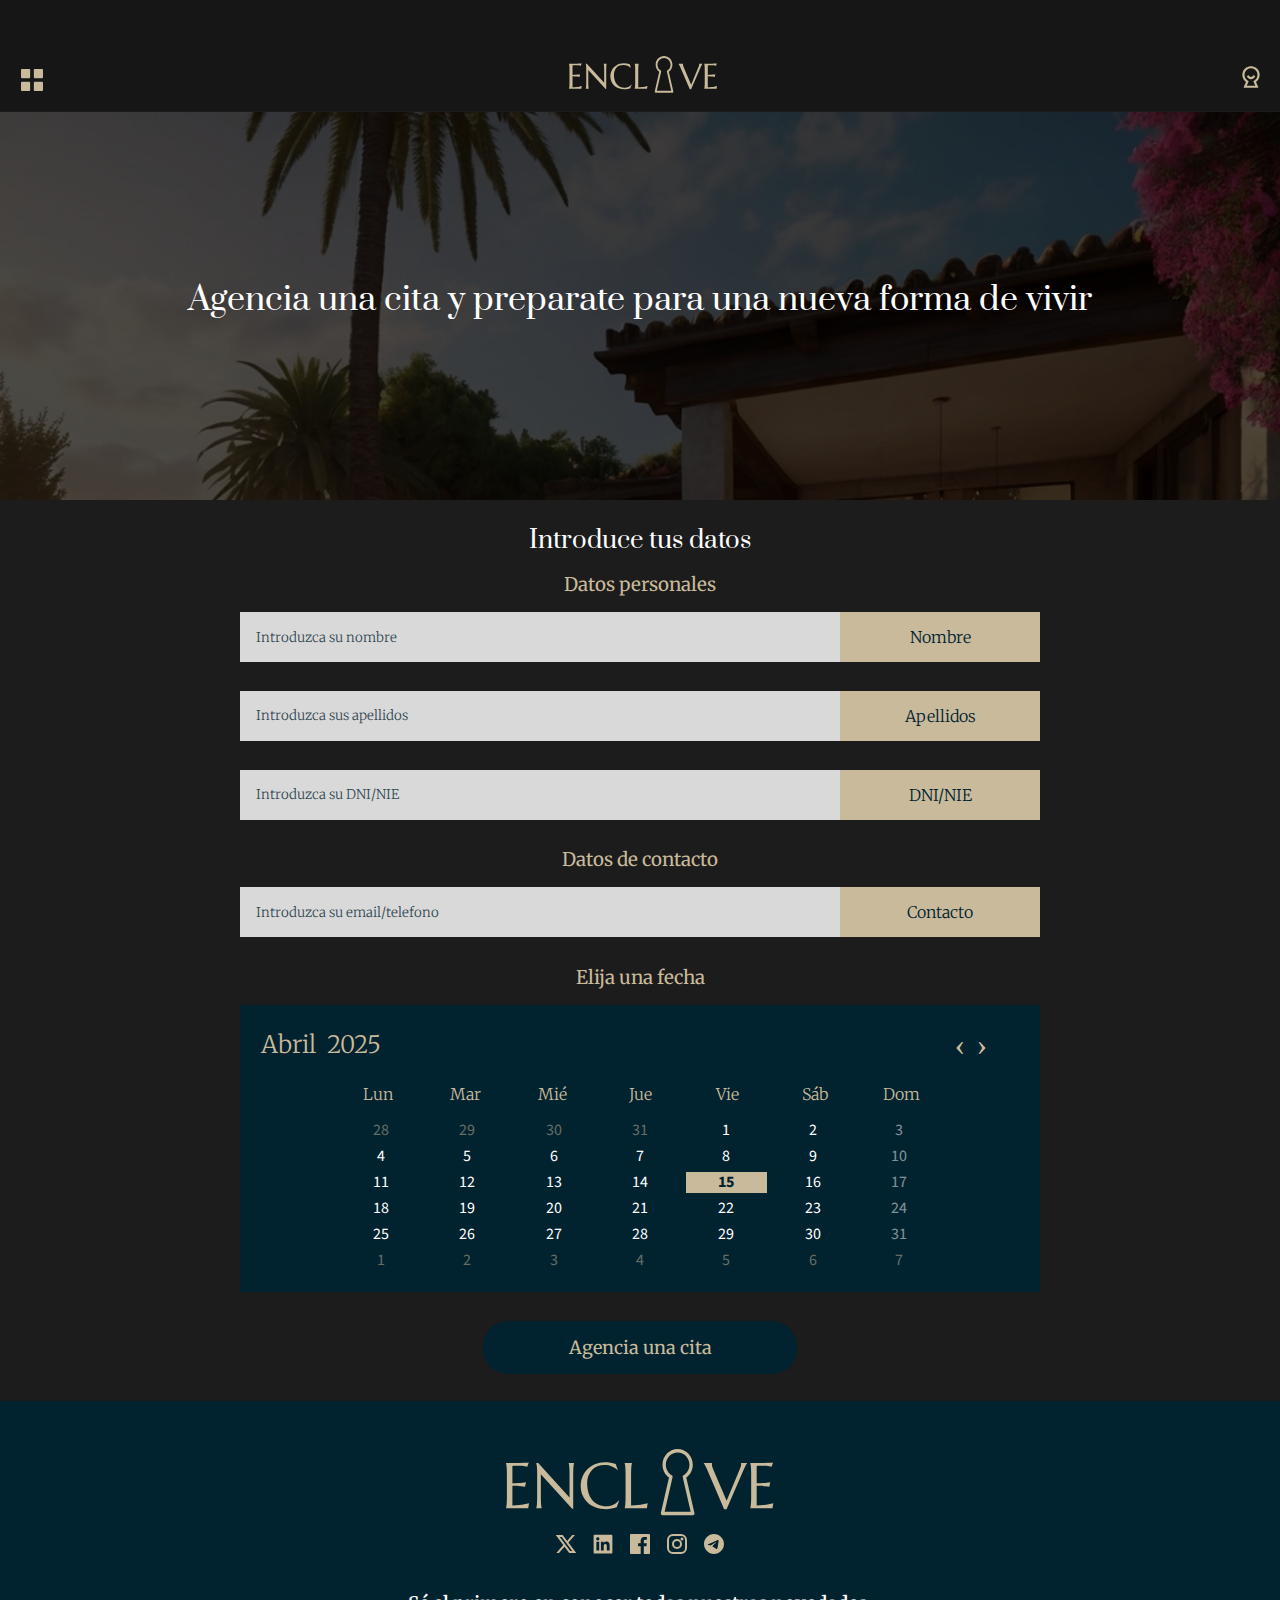
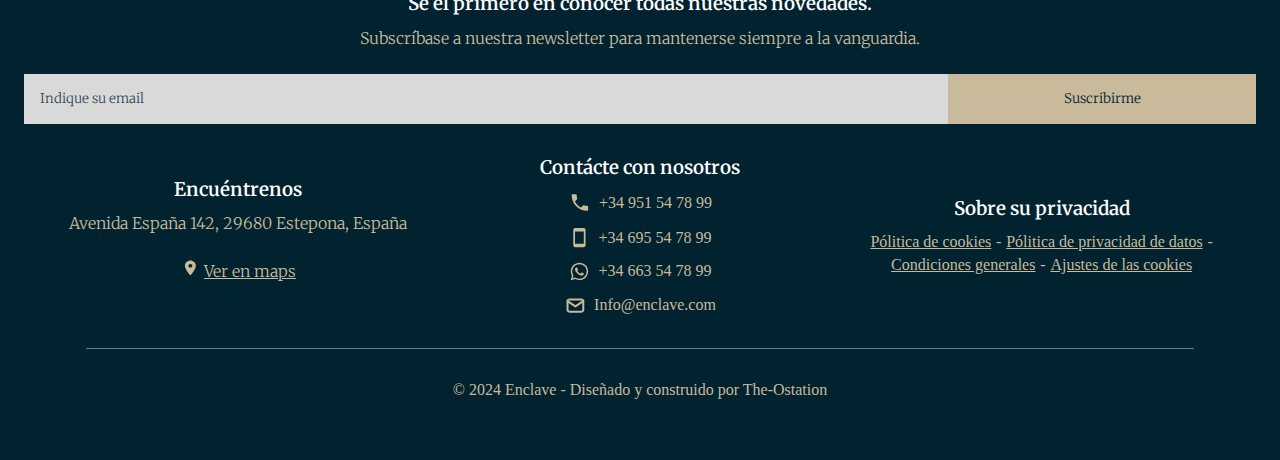
<file: cita.html>
<!DOCTYPE html>
<html lang="en">

<head>
    <style>
    </style>
    <meta charset="UTF-8">
    <meta name="viewport" content="width=device-width, initial-scale=1.0">
    <link rel="stylesheet" href="CSS/css.css">
    <script src="js/jquery-3.7.1.min.js"></script>
    <link rel="stylesheet" href="swiper/swiper-bundle.min.css">
    <script src="swiper/swiper-bundle.min.js"></script>
    <script src="js/jq.js"></script>
    <title>ENCLAVE</title>
</head>

<body>
    <header class="default">
        <span class="menu" onclick="toggleMenu()">
            <svg width="32" height="32" viewBox="0 0 32 32" fill="none" xmlns="http://www.w3.org/2000/svg">
                <path
                    d="M5.91674 14.1656C5.67361 14.1656 5.44043 14.069 5.26851 13.8971C5.09659 13.7252 5 13.492 5 13.2489V5.91674C5 5.67361 5.09659 5.44043 5.26851 5.26851C5.44043 5.09659 5.67361 5 5.91674 5H13.2507C13.4938 5 13.727 5.09659 13.8989 5.26851C14.0708 5.44043 14.1674 5.67361 14.1674 5.91674V13.2489C14.1674 13.492 14.0708 13.7252 13.8989 13.8971C13.727 14.069 13.4938 14.1656 13.2507 14.1656H5.91674ZM18.7511 14.1656C18.508 14.1656 18.2748 14.069 18.1029 13.8971C17.931 13.7252 17.8344 13.492 17.8344 13.2489V5.91674C17.8344 5.67361 17.931 5.44043 18.1029 5.26851C18.2748 5.09659 18.508 5 18.7511 5H26.0833C26.3264 5 26.5596 5.09659 26.7315 5.26851C26.9034 5.44043 27 5.67361 27 5.91674V13.2489C27 13.492 26.9034 13.7252 26.7315 13.8971C26.5596 14.069 26.3264 14.1656 26.0833 14.1656H18.7511ZM5.91674 27C5.67361 27 5.44043 26.9034 5.26851 26.7315C5.09659 26.5596 5 26.3264 5 26.0833V18.7493C5 18.5062 5.09659 18.273 5.26851 18.1011C5.44043 17.9292 5.67361 17.8326 5.91674 17.8326H13.2507C13.4938 17.8326 13.727 17.9292 13.8989 18.1011C14.0708 18.273 14.1674 18.5062 14.1674 18.7493V26.0833C14.1674 26.3264 14.0708 26.5596 13.8989 26.7315C13.727 26.9034 13.4938 27 13.2507 27H5.91674ZM18.7511 27C18.508 27 18.2748 26.9034 18.1029 26.7315C17.931 26.5596 17.8344 26.3264 17.8344 26.0833V18.7493C17.8344 18.5062 17.931 18.273 18.1029 18.1011C18.2748 17.9292 18.508 17.8326 18.7511 17.8326H26.0833C26.3264 17.8326 26.5596 17.9292 26.7315 18.1011C26.9034 18.273 27 18.5062 27 18.7493V26.0833C27 26.3264 26.9034 26.5596 26.7315 26.7315C26.5596 26.9034 26.3264 27 26.0833 27H18.7511Z"
                    fill="#C8BA9B" />
            </svg>
        </span>
        <span class="logo">
            <svg width="148" height="37" viewBox="0 0 148 37" fill="none" xmlns="http://www.w3.org/2000/svg">
                <path
                    d="M103.437 36.6726C103.431 36.6726 103.424 36.6726 103.418 36.6726H86.6404C86.3551 36.6726 86.0857 36.5374 85.9096 36.3058C85.7325 36.0741 85.6672 35.7722 85.7343 35.4845L90.242 15.8183C88.004 14.2038 86.6404 11.5336 86.6404 8.68567C86.6404 3.89688 90.4033 0 95.0293 0C99.6553 0 103.418 3.89688 103.418 8.68567C103.418 11.5336 102.055 14.2038 99.8176 15.8183L104.284 35.304C104.339 35.4266 104.369 35.5637 104.369 35.7074C104.369 36.2402 103.951 36.6726 103.437 36.6726ZM87.8194 34.7424H102.24L97.8518 15.5964C97.7557 15.1815 97.9355 14.752 98.2916 14.5378C100.303 13.3324 101.554 11.0905 101.554 8.68567C101.554 4.96046 98.6263 1.93017 95.0293 1.93017C91.4323 1.93017 88.5045 4.96046 88.5045 8.68567C88.5045 11.0905 89.7554 13.3324 91.7679 14.5378C92.124 14.7511 92.303 15.1815 92.2078 15.5964L87.8194 34.7424Z"
                    fill="#C8BA9B" />
                <path
                    d="M0 7.7608C1.40247 7.7608 2.79372 7.75504 4.17376 7.74337C5.56501 7.73184 6.83845 7.72018 7.99408 7.70851C9.14973 7.68531 10.1371 7.65635 10.9561 7.62149C11.7751 7.58663 12.3306 7.5401 12.6222 7.48204L11.7975 9.79957C11.4273 9.69498 10.9954 9.60206 10.5017 9.52067C10.0754 9.45109 9.55364 9.38712 8.93655 9.32907C8.33068 9.25934 7.62945 9.22448 6.83284 9.22448C6.56356 9.22448 6.23819 9.23614 5.85672 9.25934C5.48647 9.27101 5.12744 9.28844 4.77962 9.31163C4.37571 9.33483 3.96619 9.35816 3.55106 9.38136V18.8953C4.7067 18.8837 5.75013 18.8489 6.68138 18.7908C7.61261 18.7326 8.4036 18.6745 9.05436 18.6165C9.8173 18.5468 10.4905 18.4655 11.0739 18.3726L10.5522 20.8992C9.77803 20.7946 8.98704 20.6959 8.17921 20.603C7.48358 20.5216 6.72625 20.4518 5.9072 20.3938C5.08817 20.3241 4.30278 20.2893 3.55106 20.2893V31.2146C4.87499 31.2146 6.09233 31.1566 7.20309 31.0404C8.31384 30.9242 9.28436 30.7906 10.1146 30.6397C11.0796 30.477 11.9603 30.2853 12.7569 30.0646L12.2688 32.8875C12.1342 32.8758 11.9322 32.8641 11.663 32.8526C11.3937 32.8409 11.0907 32.8293 10.7541 32.8177C10.4288 32.8061 10.081 32.7945 9.71071 32.7829C9.35168 32.7829 9.00947 32.7771 8.6841 32.7654C8.35873 32.7654 8.06702 32.7597 7.80895 32.748C7.56213 32.748 7.38261 32.748 7.2704 32.748H0V32.6783C0.067317 32.4344 0.129026 32.1323 0.185128 31.7723C0.252445 31.4121 0.308547 30.9648 0.353421 30.4305C0.398308 29.8962 0.431966 29.263 0.454396 28.5312C0.47684 27.7878 0.488055 26.9223 0.488055 25.9349V14.5914C0.488055 13.604 0.47684 12.7444 0.454396 12.0125C0.431966 11.269 0.398308 10.6301 0.353421 10.0958C0.308547 9.54977 0.252445 9.0967 0.185128 8.73668C0.129026 8.37652 0.067317 8.07443 0 7.83053V7.7608ZM17.8395 7.7608L35.1739 26.8584V14.5914C35.1739 13.604 35.1628 12.7444 35.1403 12.0125C35.1179 11.269 35.0842 10.6301 35.0394 10.0958C34.9944 9.54977 34.9384 9.0967 34.871 8.73668C34.815 8.37652 34.7532 8.07443 34.686 7.83053V7.7608H37.6816V7.83053C37.6143 8.07443 37.5526 8.37652 37.4965 8.73668C37.4404 9.0967 37.3899 9.54977 37.345 10.0958C37.3002 10.6301 37.2665 11.269 37.2441 12.0125C37.2216 12.7444 37.2104 13.604 37.2104 14.5914V33.0965H36.6213L19.2868 14.0163V25.9349C19.2868 26.9223 19.298 27.7878 19.3204 28.5312C19.3429 29.263 19.3766 29.8962 19.4214 30.4305C19.4663 30.9648 19.5168 31.4121 19.5729 31.7723C19.629 32.1323 19.6906 32.4344 19.758 32.6783V32.748H16.7624V32.6783C16.8296 32.4344 16.8914 32.1323 16.9475 31.7723C17.0148 31.4121 17.0709 30.9648 17.1158 30.4305C17.1606 29.8962 17.1943 29.263 17.2167 28.5312C17.2392 27.7878 17.2504 26.9223 17.2504 25.9349V14.5914C17.2504 13.604 17.2392 12.7444 17.2167 12.0125C17.1943 11.269 17.1606 10.6301 17.1158 10.0958C17.0709 9.54977 17.0148 9.0967 16.9475 8.73668C16.8914 8.37652 16.8296 8.07443 16.7624 7.83053V7.7608H17.8395ZM61.8995 11.5943L61.748 11.664C60.8729 10.8276 59.8182 10.1596 58.584 9.66012C57.3611 9.16065 56.0148 8.91085 54.5449 8.91085C53.1312 8.91085 51.8354 9.14322 50.6572 9.60783C49.4791 10.0609 48.4638 10.723 47.6111 11.5943C46.7696 12.4656 46.1133 13.5342 45.642 14.8004C45.1707 16.0667 44.9352 17.5071 44.9352 19.1219C44.9352 20.8992 45.1596 22.5603 45.6083 24.1053C46.0572 25.6387 46.7247 26.9688 47.6111 28.0957C48.4975 29.2224 49.6025 30.1111 50.9265 30.7615C52.2617 31.4005 53.8156 31.72 55.5883 31.72C56.2279 31.72 56.8674 31.6503 57.5069 31.5108C58.1464 31.3715 58.7579 31.1682 59.3414 30.901C59.9361 30.6222 60.4914 30.2912 61.0075 29.9078C61.5348 29.5128 62.0116 29.0656 62.438 28.566L62.6232 28.688L61.2768 32.2426C60.4353 32.5796 59.504 32.8352 58.483 33.0093C57.4732 33.1952 56.4522 33.2882 55.4201 33.2882C53.3444 33.2882 51.4427 32.9804 49.7148 32.3647C47.9982 31.7374 46.5172 30.8545 45.2718 29.7161C44.0376 28.5777 43.0727 27.2127 42.377 25.6212C41.6927 24.0181 41.3505 22.2408 41.3505 20.2893C41.3505 19.1857 41.4851 18.0996 41.7544 17.0308C42.0349 15.9621 42.4388 14.9456 42.9662 13.9814C43.4934 13.0174 44.1441 12.1344 44.9183 11.333C45.6925 10.5197 46.5733 9.817 47.5606 9.22448C48.5591 8.63209 49.6531 8.17325 50.8424 7.84796C52.043 7.51114 53.3388 7.34259 54.7301 7.34259C56.8954 7.34259 58.9038 7.68531 60.7551 8.37076L61.8995 11.5943ZM69.254 31.2146C70.5779 31.2146 71.7953 31.1566 72.906 31.0404C74.0168 30.9242 74.9873 30.7906 75.8176 30.6397C76.7825 30.477 77.6633 30.2853 78.4599 30.0646L77.9718 32.8875C77.8371 32.8758 77.6352 32.8641 77.366 32.8526C77.0967 32.8409 76.7937 32.8293 76.4571 32.8177C76.1318 32.8061 75.7839 32.7945 75.4137 32.7829C75.0547 32.7829 74.7125 32.7771 74.3871 32.7654C74.0618 32.7654 73.77 32.7597 73.512 32.748C73.2652 32.748 73.0855 32.748 72.9734 32.748H65.7029V32.6783C65.7703 32.4344 65.8321 32.1323 65.8881 31.7723C65.9555 31.4121 66.0116 30.9648 66.0564 30.4305C66.1013 29.8962 66.135 29.263 66.1574 28.5312C66.1798 27.7878 66.1911 26.9223 66.1911 25.9349V14.5914C66.1911 13.604 66.1798 12.7444 66.1574 12.0125C66.135 11.269 66.1013 10.6301 66.0564 10.0958C66.0116 9.54977 65.9555 9.0967 65.8881 8.73668C65.8321 8.37652 65.7703 8.07443 65.7029 7.83053V7.7608H69.7421V7.83053C69.6748 8.07443 69.6074 8.37652 69.5402 8.73668C69.484 9.0967 69.4336 9.54977 69.3887 10.0958C69.355 10.6301 69.3213 11.269 69.2877 12.0125C69.2653 12.7444 69.254 13.604 69.254 14.5914V31.2146ZM114.071 7.7608V7.83053C114.049 7.88859 114.032 7.97574 114.021 8.09186C114.01 8.20811 114.004 8.31256 114.004 8.40548C114.004 8.76564 114.049 9.16642 114.139 9.60783C114.24 10.0377 114.425 10.5778 114.694 11.2284L122.15 28.6357L129.353 11.3678C129.521 10.938 129.701 10.4675 129.891 9.95632C130.082 9.44518 130.178 8.92828 130.178 8.40548C130.178 8.26617 130.166 8.15006 130.144 8.057C130.121 7.95255 130.099 7.87706 130.076 7.83053V7.7608H133.526V7.83053C133.313 8.05123 133.056 8.44625 132.752 9.01544C132.45 9.58463 132.119 10.2874 131.759 11.1238L122.116 33.2882H120.77L111.631 11.9777C111.418 11.4782 111.194 10.996 110.958 10.5314C110.734 10.0667 110.52 9.64846 110.318 9.27677C110.117 8.89342 109.937 8.57403 109.78 8.31846C109.623 8.0629 109.516 7.90025 109.46 7.83053V7.7608H114.071ZM135.243 7.7608C136.646 7.7608 138.036 7.75504 139.416 7.74337C140.808 7.73184 142.081 7.72018 143.237 7.70851C144.393 7.68531 145.38 7.65635 146.2 7.62149C147.018 7.58663 147.573 7.5401 147.865 7.48204L147.04 9.79957C146.67 9.69498 146.238 9.60206 145.745 9.52067C145.318 9.45109 144.797 9.38712 144.179 9.32907C143.574 9.25934 142.872 9.22448 142.076 9.22448C141.807 9.22448 141.482 9.23614 141.1 9.25934C140.73 9.27101 140.371 9.28844 140.022 9.31163C139.619 9.33483 139.21 9.35816 138.795 9.38136V18.8953C139.949 18.8837 140.994 18.8489 141.924 18.7908C142.855 18.7326 143.647 18.6745 144.297 18.6165C145.061 18.5468 145.733 18.4655 146.316 18.3726L145.795 20.8992C145.021 20.7946 144.23 20.6959 143.422 20.603C142.727 20.5216 141.97 20.4518 141.15 20.3938C140.331 20.3241 139.546 20.2893 138.795 20.2893V31.2146C140.118 31.2146 141.336 31.1566 142.447 31.0404C143.556 30.9242 144.528 30.7906 145.358 30.6397C146.323 30.477 147.203 30.2853 148 30.0646L147.512 32.8875C147.377 32.8758 147.175 32.8641 146.906 32.8526C146.637 32.8409 146.334 32.8293 145.997 32.8177C145.672 32.8061 145.323 32.7945 144.954 32.7829C144.594 32.7829 144.252 32.7771 143.928 32.7654C143.601 32.7654 143.31 32.7597 143.053 32.748C142.805 32.748 142.626 32.748 142.513 32.748H135.243V32.6783C135.311 32.4344 135.372 32.1323 135.429 31.7723C135.495 31.4121 135.552 30.9648 135.597 30.4305C135.641 29.8962 135.675 29.263 135.698 28.5312C135.72 27.7878 135.731 26.9223 135.731 25.9349V14.5914C135.731 13.604 135.72 12.7444 135.698 12.0125C135.675 11.269 135.641 10.6301 135.597 10.0958C135.552 9.54977 135.495 9.0967 135.429 8.73668C135.372 8.37652 135.311 8.07443 135.243 7.83053V7.7608Z"
                    fill="#C8BA9B" />
            </svg>
        </span>
        <span class="user">
            <a href="login.html">
                <svg width="26" height="26" viewBox="0 0 26 26" fill="none" xmlns="http://www.w3.org/2000/svg">
                    <path
                        d="M8.00594 17.9173C6.5017 16.8565 5.37425 15.3443 4.78696 13.5999C4.19967 11.8554 4.18304 9.96925 4.73947 8.2147C5.29591 6.46015 6.39651 4.92833 7.88181 3.84117C9.36712 2.754 11.16 2.16797 13.0007 2.16797C14.8413 2.16797 16.6342 2.754 18.1195 3.84117C19.6048 4.92833 20.7054 6.46015 21.2618 8.2147C21.8183 9.96925 21.8016 11.8554 21.2143 13.5999C20.6271 15.3443 19.4996 16.8565 17.9954 17.9173L20.2519 23.074C20.2882 23.1565 20.3032 23.2468 20.2958 23.3366C20.2883 23.4265 20.2585 23.513 20.2091 23.5884C20.1598 23.6638 20.0923 23.7258 20.013 23.7685C19.9336 23.8113 19.8448 23.8336 19.7547 23.8334H6.24553C6.15552 23.8335 6.0669 23.8112 5.98767 23.7685C5.90844 23.7258 5.84111 23.664 5.79175 23.5887C5.7424 23.5135 5.71257 23.4271 5.70498 23.3374C5.69739 23.2477 5.71227 23.1575 5.74828 23.075L8.00594 17.9173ZM15.3022 17.1665L16.7452 16.1471C17.8737 15.3517 18.7197 14.2177 19.1605 12.9093C19.6013 11.6009 19.614 10.1861 19.1968 8.87C18.7796 7.55388 17.9542 6.40479 16.8401 5.58925C15.7261 4.77371 14.3813 4.33408 13.0007 4.33408C11.62 4.33408 10.2752 4.77371 9.16115 5.58925C8.04711 6.40479 7.22168 7.55388 6.80449 8.87C6.3873 10.1861 6.40003 11.6009 6.84082 12.9093C7.28161 14.2177 8.12757 15.3517 9.25611 16.1471L10.698 17.1665L8.72961 21.6667H17.2706L15.3022 17.1665ZM8.79569 11.8842L10.8974 11.3588C11.014 11.8283 11.2844 12.2452 11.6655 12.5432C12.0465 12.8412 12.5164 13.0031 13.0001 13.0031C13.4839 13.0031 13.9537 12.8412 14.3348 12.5432C14.7158 12.2452 14.9862 11.8283 15.1029 11.3588L17.2045 11.8842C16.9688 12.8207 16.4272 13.6518 15.6656 14.2455C14.9039 14.8392 13.9658 15.1617 13.0001 15.1617C12.0344 15.1617 11.0963 14.8392 10.3346 14.2455C9.57299 13.6518 9.03137 12.8207 8.79569 11.8842Z"
                        fill="#C8BA9B" />
                </svg>
            </a>
        </span>
    </header>
    <main class="cita">
        <div id="contenedor-menu" class="menu-lateral">
            <header class="menu">
                <span class="menu-menu">
                    <a href="javascript:void(0);" onclick="toggleMenu()">
                        <svg width="32" height="32" viewBox="0 0 32 32" fill="none" xmlns="http://www.w3.org/2000/svg">
                            <path
                                d="M5.91674 14.1656C5.67361 14.1656 5.44043 14.069 5.26851 13.8971C5.09659 13.7252 5 13.492 5 13.2489V5.91674C5 5.67361 5.09659 5.44043 5.26851 5.26851C5.44043 5.09659 5.67361 5 5.91674 5H13.2507C13.4938 5 13.727 5.09659 13.8989 5.26851C14.0708 5.44043 14.1674 5.67361 14.1674 5.91674V13.2489C14.1674 13.492 14.0708 13.7252 13.8989 13.8971C13.727 14.069 13.4938 14.1656 13.2507 14.1656H5.91674ZM18.7511 14.1656C18.508 14.1656 18.2748 14.069 18.1029 13.8971C17.931 13.7252 17.8344 13.492 17.8344 13.2489V5.91674C17.8344 5.67361 17.931 5.44043 18.1029 5.26851C18.2748 5.09659 18.508 5 18.7511 5H26.0833C26.3264 5 26.5596 5.09659 26.7315 5.26851C26.9034 5.44043 27 5.67361 27 5.91674V13.2489C27 13.492 26.9034 13.7252 26.7315 13.8971C26.5596 14.069 26.3264 14.1656 26.0833 14.1656H18.7511ZM5.91674 27C5.67361 27 5.44043 26.9034 5.26851 26.7315C5.09659 26.5596 5 26.3264 5 26.0833V18.7493C5 18.5062 5.09659 18.273 5.26851 18.1011C5.44043 17.9292 5.67361 17.8326 5.91674 17.8326H13.2507C13.4938 17.8326 13.727 17.9292 13.8989 18.1011C14.0708 18.273 14.1674 18.5062 14.1674 18.7493V26.0833C14.1674 26.3264 14.0708 26.5596 13.8989 26.7315C13.727 26.9034 13.4938 27 13.2507 27H5.91674ZM18.7511 27C18.508 27 18.2748 26.9034 18.1029 26.7315C17.931 26.5596 17.8344 26.3264 17.8344 26.0833V18.7493C17.8344 18.5062 17.931 18.273 18.1029 18.1011C18.2748 17.9292 18.508 17.8326 18.7511 17.8326H26.0833C26.3264 17.8326 26.5596 17.9292 26.7315 18.1011C26.9034 18.273 27 18.5062 27 18.7493V26.0833C27 26.3264 26.9034 26.5596 26.7315 26.7315C26.5596 26.9034 26.3264 27 26.0833 27H18.7511Z"
                                fill="#C8BA9B" />
                            <path
                                d="M26.6663 9.21337L22.7863 5.33337L15.9997 12.12L9.21301 5.33337L5.33301 9.21337L12.1197 16L5.33301 22.7867L9.21301 26.6667L15.9997 19.88L22.7863 26.6667L26.6663 22.7867L19.8797 16L26.6663 9.21337Z"
                                fill="#C8BA9B" />
                        </svg>
                    </a>
                </span>
            </header>
            <div id="separador"></div>
            <div class="menu">
                <nav>
                    <a href="index.html" class="resaltar encabezado">INICIO</a>
                    <a href="about_us.html" class="resaltar encabezado">SOBRE NOSOSTROS</a>
                    <a href="testimonials.html" class="resaltar encabezado">TESTIMONIALS</a>
                    <a href="cita.html" class="resaltar encabezado">AGENDA UNA CITA</a>
                </nav>
            </div>
        </div>

        <div class="header-dummy"></div>
        <div class="cover">
            <div class="content">
                <p class="subtitles">
                    Agencia una cita y preparate para una nueva forma de vivir
                </p>
            </div>
        </div>
        <section id="cita">
            <h2 class="subtitles">Introduce tus datos</h2>
            <form id="citaForm" method="post">
                <h3 class="resaltar txt-botones">Datos personales</h3>
                <p class="input-txt">
                    <input class="txt-input" type="text" id="name" name="name" placeholder="Introduzca su nombre">
                    <span class="txt-input">
                        Nombre
                    </span>
                </p>
                <p class="input-txt">
                    <input class="txt-input" type="text" id="surname" name="surname"
                        placeholder="Introduzca sus apellidos">
                    <span class="txt-input">
                        Apellidos
                    </span>
                </p>
                <p class="input-txt">
                    <input class="txt-input" type="text" id="dni" name="dni" placeholder="Introduzca su DNI/NIE">
                    <span class="txt-input">
                        DNI/NIE
                    </span>
                </p>
                <h3 class="resaltar txt-botones">Datos de contacto</h3>
                <p class="input-txt">
                    <input class="txt-input" type="text" id="contact" name="contact" placeholder="Introduzca su email/telefono">
                    <span class="txt-input">
                        Contacto
                    </span>
                </p>
                <h3 class="resaltar txt-botones">Elija una fecha</h3>
                <div class="calendar">
                    <!-- Encabezado con flechas y mes/año -->
                    <div class="calendar-header">
                        <div class="calendar-title">
                            <span class="txt-input resaltar">Abril</span>
                            <span class="txt-input resaltar">2025</span>
                        </div>
                        <span class="prev-arrow resaltar">&#x2039;</span>
                        <span class="next-arrow resaltar">&#x203A;</span>
                    </div>
                
                    <!-- Días de la semana -->
                    <div class="calendar-weekdays">
                        <span class="txt-input">Lun</span>
                        <span class="txt-input">Mar</span>
                        <span class="txt-input">Mié</span>
                        <span class="txt-input">Jue</span>
                        <span class="txt-input">Vie</span>
                        <span class="txt-input">Sáb</span>
                        <span class="txt-input">Dom</span>
                    </div>
                
                    <!-- Días del mes -->
                    <div class="calendar-days">
                        <span class="text day-non-elegible resaltar">28</span>
                        <span class="text day-non-elegible resaltar">29</span>
                        <span class="text day-non-elegible resaltar">30</span>
                        <span class="text day-non-elegible resaltar">31</span>
                        <span class="text">1</span>
                        <span class="text">2</span>
                        <span class="text day-non-elegible">3</span>
                    
                        <span class="text">4</span>
                        <span class="text">5</span>
                        <span class="text">6</span>
                        <span class="text">7</span>
                        <span class="text">8</span>
                        <span class="text">9</span>
                        <span class="text day-non-elegible">10</span>
                    
                        <span class="text">11</span>
                        <span class="text">12</span>
                        <span class="text">13</span>
                        <span class="text">14</span>
                        <span class="text selected">15</span>
                        <span class="text">16</span>
                        <span class="text day-non-elegible">17</span>
                    
                        <span class="text">18</span>
                        <span class="text">19</span>
                        <span class="text">20</span>
                        <span class="text">21</span>
                        <span class="text">22</span>
                        <span class="text">23</span>
                        <span class="text day-non-elegible">24</span>
                    
                        <span class="text">25</span>
                        <span class="text">26</span>
                        <span class="text">27</span>
                        <span class="text">28</span>
                        <span class="text">29</span>
                        <span class="text">30</span>
                        <span class="text day-non-elegible">31</span>
                    
                        <span class="text day-non-elegible resaltar">1</span>
                        <span class="text day-non-elegible resaltar">2</span>
                        <span class="text day-non-elegible resaltar">3</span>
                        <span class="text day-non-elegible resaltar">4</span>
                        <span class="text day-non-elegible resaltar">5</span>
                        <span class="text day-non-elegible resaltar">6</span>
                        <span class="text day-non-elegible resaltar">7</span>
                    </div>
                    
                </div>
                                
                <div>
                    <button class="normal txt-botones" type="submit">Agencia una cita</button>
                </div>
            </form>
        </section>
    </main>
    <footer>
        <div class="footer-social">
            <svg width="268" height="67" viewBox="0 0 268 67" fill="none" xmlns="http://www.w3.org/2000/svg">
                <path
                    d="M186.831 66.2389C186.821 66.2389 186.807 66.2389 186.797 66.2389H156.492C155.977 66.2389 155.491 65.9947 155.172 65.5765C154.852 65.158 154.735 64.6126 154.856 64.093L162.998 28.5715C158.955 25.6553 156.492 20.8322 156.492 15.6883C156.492 7.03865 163.289 0 171.645 0C180 0 186.797 7.03865 186.797 15.6883C186.797 20.8322 184.334 25.6553 180.293 28.5715L188.361 63.767C188.46 63.9884 188.514 64.2361 188.514 64.4956C188.514 65.458 187.76 66.2389 186.831 66.2389ZM158.622 62.7525H184.669L176.743 28.1706C176.569 27.4212 176.894 26.6455 177.537 26.2585C181.17 24.0813 183.43 20.0319 183.43 15.6883C183.43 8.95972 178.142 3.48633 171.645 3.48633C165.148 3.48633 159.859 8.95972 159.859 15.6883C159.859 20.0319 162.119 24.0813 165.754 26.2585C166.397 26.6437 166.72 27.4212 166.548 28.1706L158.622 62.7525Z"
                    fill="#C8BA9B" />
                <path
                    d="M0 14.0178C2.53317 14.0178 5.04609 14.0074 7.53875 13.9864C10.0517 13.9655 12.3518 13.9445 14.4391 13.9234C16.5265 13.8815 18.3098 13.8292 19.7893 13.7662C21.2685 13.7032 22.2718 13.6192 22.7986 13.5143L21.309 17.7003C20.6402 17.5114 19.8601 17.3436 18.9684 17.1966C18.1984 17.0709 17.256 16.9553 16.1414 16.8505C15.0471 16.7245 13.7805 16.6616 12.3417 16.6616C11.8553 16.6616 11.2676 16.6826 10.5786 16.7245C9.90979 16.7456 9.26131 16.7771 8.63308 16.819C7.90352 16.8609 7.16383 16.903 6.41401 16.9449V34.1292C8.50136 34.1083 10.386 34.0454 12.0681 33.9405C13.7501 33.8354 15.1788 33.7305 16.3542 33.6257C17.7323 33.4997 18.9482 33.353 20.0019 33.1851L19.0596 37.7487C17.6613 37.5598 16.2326 37.3815 14.7735 37.2137C13.517 37.0667 12.1491 36.9407 10.6697 36.8359C9.19039 36.7099 7.7718 36.6472 6.41401 36.6472V56.3807C8.80534 56.3807 11.0041 56.2758 13.0104 56.0661C15.0167 55.8561 16.7696 55.6149 18.2693 55.3422C20.0122 55.0484 21.603 54.7021 23.0419 54.3035L22.1602 59.4023C21.9172 59.3812 21.5523 59.3601 21.066 59.3393C20.5797 59.3182 20.0323 59.2971 19.4244 59.2763C18.8367 59.2552 18.2085 59.2344 17.5397 59.2133C16.8912 59.2133 16.2731 59.2029 15.6854 59.1819C15.0978 59.1819 14.5709 59.1715 14.1047 59.1504C13.6589 59.1504 13.3347 59.1504 13.132 59.1504H0V59.0244C0.12159 58.5839 0.233051 58.0382 0.334383 57.388C0.455973 56.7375 0.557306 55.9295 0.638358 54.9644C0.719433 53.9993 0.780228 52.8557 0.820742 51.5338C0.86128 50.1911 0.881537 48.6278 0.881537 46.8443V26.3554C0.881537 24.5719 0.86128 23.0193 0.820742 21.6974C0.780228 20.3545 0.719433 19.2004 0.638358 18.2353C0.557306 17.2491 0.455973 16.4308 0.334383 15.7805C0.233051 15.13 0.12159 14.5843 0 14.1438V14.0178ZM32.2221 14.0178L63.5321 48.5125V26.3554C63.5321 24.5719 63.512 23.0193 63.4713 21.6974C63.4308 20.3545 63.37 19.2004 63.289 18.2353C63.2079 17.2491 63.1066 16.4308 62.9849 15.7805C62.8837 15.13 62.7721 14.5843 62.6507 14.1438V14.0178H68.0614V14.1438C67.94 14.5843 67.8284 15.13 67.7271 15.7805C67.6258 16.4308 67.5346 17.2491 67.4534 18.2353C67.3725 19.2004 67.3117 20.3545 67.2712 21.6974C67.2305 23.0193 67.2104 24.5719 67.2104 26.3554V59.7798H66.1463L34.8364 25.3167V46.8443C34.8364 48.6278 34.8565 50.1911 34.897 51.5338C34.9377 52.8557 34.9985 53.9993 35.0794 54.9644C35.1606 55.9295 35.2518 56.7375 35.3531 57.388C35.4544 58.0382 35.5657 58.5839 35.6874 59.0244V59.1504H30.2767V59.0244C30.3981 58.5839 30.5096 58.0382 30.6109 57.388C30.7326 56.7375 30.8338 55.9295 30.915 54.9644C30.996 53.9993 31.0568 52.8557 31.0972 51.5338C31.1379 50.1911 31.1581 48.6278 31.1581 46.8443V26.3554C31.1581 24.5719 31.1379 23.0193 31.0972 21.6974C31.0568 20.3545 30.996 19.2004 30.915 18.2353C30.8338 17.2491 30.7326 16.4308 30.6109 15.7805C30.5096 15.13 30.3981 14.5843 30.2767 14.1438V14.0178H32.2221ZM111.804 20.942L111.531 21.0679C109.95 19.5572 108.045 18.3506 105.816 17.4484C103.607 16.5463 101.175 16.0951 98.5203 16.0951C95.9669 16.0951 93.6264 16.5148 91.4984 17.354C89.3705 18.1723 87.5366 19.3683 85.9965 20.942C84.4765 22.5157 83.291 24.446 82.4398 26.733C81.5885 29.0202 81.163 31.6218 81.163 34.5385C81.163 37.7487 81.5684 40.7491 82.379 43.5396C83.1897 46.3093 84.3953 48.7118 85.9965 50.7472C87.5974 52.7823 89.5934 54.3875 91.9847 55.5624C94.3964 56.7164 97.2032 57.2935 100.405 57.2935C101.56 57.2935 102.715 57.1676 103.87 56.9157C105.026 56.6641 106.13 56.2969 107.184 55.8142C108.258 55.3107 109.261 54.7128 110.193 54.0203C111.146 53.3069 112.007 52.4992 112.777 51.5968L113.112 51.8172L110.68 58.2376C109.16 58.8462 107.478 59.3078 105.634 59.6224C103.81 59.9581 101.965 60.1262 100.101 60.1262C96.3519 60.1262 92.9171 59.5701 89.7962 58.458C86.6956 57.325 84.0206 55.7302 81.771 53.674C79.5418 51.6178 77.7991 49.1524 76.5425 46.2778C75.3065 43.3822 74.6883 40.172 74.6883 36.6472C74.6883 34.6537 74.9315 32.692 75.4178 30.7615C75.9245 28.8313 76.6541 26.9953 77.6066 25.2537C78.5589 23.5124 79.7343 21.9175 81.1326 20.47C82.531 19.0011 84.1219 17.7318 85.9052 16.6616C87.7087 15.5916 89.6846 14.7628 91.8329 14.1753C94.0013 13.5669 96.3419 13.2625 98.8549 13.2625C102.766 13.2625 106.394 13.8815 109.737 15.1196L111.804 20.942ZM125.088 56.3807C127.48 56.3807 129.678 56.2758 131.685 56.0661C133.691 55.8561 135.444 55.6149 136.944 55.3422C138.687 55.0484 140.277 54.7021 141.716 54.3035L140.835 59.4023C140.591 59.3812 140.227 59.3601 139.74 59.3393C139.254 59.3182 138.707 59.2971 138.099 59.2763C137.511 59.2552 136.883 59.2344 136.214 59.2133C135.566 59.2133 134.948 59.2029 134.36 59.1819C133.772 59.1819 133.245 59.1715 132.779 59.1504C132.333 59.1504 132.009 59.1504 131.806 59.1504H118.674V59.0244C118.796 58.5839 118.908 58.0382 119.009 57.388C119.13 56.7375 119.232 55.9295 119.313 54.9644C119.394 53.9993 119.455 52.8557 119.495 51.5338C119.536 50.1911 119.556 48.6278 119.556 46.8443V26.3554C119.556 24.5719 119.536 23.0193 119.495 21.6974C119.455 20.3545 119.394 19.2004 119.313 18.2353C119.232 17.2491 119.13 16.4308 119.009 15.7805C118.908 15.13 118.796 14.5843 118.674 14.1438V14.0178H125.97V14.1438C125.848 14.5843 125.727 15.13 125.605 15.7805C125.504 16.4308 125.413 17.2491 125.332 18.2353C125.271 19.2004 125.21 20.3545 125.149 21.6974C125.109 23.0193 125.088 24.5719 125.088 26.3554V56.3807ZM206.039 14.0178V14.1438C205.998 14.2486 205.968 14.4061 205.948 14.6158C205.927 14.8258 205.917 15.0144 205.917 15.1823C205.917 15.8328 205.998 16.5567 206.16 17.354C206.343 18.1304 206.677 19.106 207.163 20.2811L220.63 51.7227L233.64 20.533C233.944 19.7565 234.269 18.9067 234.613 17.9834C234.957 17.0602 235.131 16.1266 235.131 15.1823C235.131 14.9306 235.109 14.7209 235.069 14.5528C235.029 14.3642 234.988 14.2278 234.947 14.1438V14.0178H241.179V14.1438C240.793 14.5424 240.329 15.2559 239.781 16.284C239.235 17.3121 238.636 18.5814 237.987 20.0922L220.569 60.1262H218.137L201.631 21.6344C201.246 20.7323 200.841 19.8614 200.415 19.0222C200.01 18.1827 199.625 17.4274 199.26 16.756C198.895 16.0636 198.571 15.4867 198.287 15.0251C198.004 14.5635 197.811 14.2697 197.71 14.1438V14.0178H206.039ZM244.28 14.0178C246.813 14.0178 249.325 14.0074 251.817 13.9864C254.332 13.9655 256.63 13.9445 258.718 13.9234C260.806 13.8815 262.59 13.8292 264.07 13.7662C265.547 13.7032 266.55 13.6192 267.077 13.5143L265.588 17.7003C264.92 17.5114 264.139 17.3436 263.248 17.1966C262.477 17.0709 261.536 16.9553 260.421 16.8505C259.326 16.7245 258.06 16.6616 256.621 16.6616C256.135 16.6616 255.548 16.6826 254.858 16.7245C254.19 16.7456 253.541 16.7771 252.912 16.819C252.184 16.8609 251.444 16.903 250.694 16.9449V34.1292C252.78 34.1083 254.667 34.0454 256.348 33.9405C258.029 33.8354 259.458 33.7305 260.634 33.6257C262.013 33.4997 263.227 33.353 264.28 33.1851L263.339 37.7487C261.941 37.5598 260.512 37.3815 259.053 37.2137C257.796 37.0667 256.429 36.9407 254.949 36.8359C253.47 36.7099 252.052 36.6472 250.694 36.6472V56.3807C253.084 56.3807 255.285 56.2758 257.291 56.0661C259.295 55.8561 261.05 55.6149 262.549 55.3422C264.292 55.0484 265.882 54.7021 267.321 54.3035L266.44 59.4023C266.196 59.3812 265.832 59.3601 265.346 59.3393C264.86 59.3182 264.312 59.2971 263.703 59.2763C263.117 59.2552 262.487 59.2344 261.819 59.2133C261.17 59.2133 260.552 59.2029 259.966 59.1819C259.377 59.1819 258.85 59.1715 258.385 59.1504C257.938 59.1504 257.614 59.1504 257.411 59.1504H244.28V59.0244C244.402 58.5839 244.512 58.0382 244.615 57.388C244.735 56.7375 244.838 55.9295 244.919 54.9644C244.998 53.9993 245.06 52.8557 245.101 51.5338C245.142 50.1911 245.161 48.6278 245.161 46.8443V26.3554C245.161 24.5719 245.142 23.0193 245.101 21.6974C245.06 20.3545 244.998 19.2004 244.919 18.2353C244.838 17.2491 244.735 16.4308 244.615 15.7805C244.512 15.13 244.402 14.5843 244.28 14.1438V14.0178Z"
                    fill="#C8BA9B" />
            </svg>
            <nav>
                <a href="#">
                    <svg width="24" height="24" viewBox="0 0 24 24" fill="none" xmlns="http://www.w3.org/2000/svg">
                        <path
                            d="M10.488 14.651L15.25 21H22.25L14.392 10.522L20.93 3H18.28L13.163 8.886L8.75 3H1.75L9.26 13.015L2.32 21H4.97L10.488 14.651ZM16.25 19L5.75 5H7.75L18.25 19H16.25Z"
                            fill="#C8BA9B" />
                    </svg>
                </a>
                <a href="#">
                    <svg width="24" height="24" viewBox="0 0 24 24" fill="none" xmlns="http://www.w3.org/2000/svg">
                        <path
                            d="M20.625 2.625H3.375C2.96016 2.625 2.625 2.96016 2.625 3.375V20.625C2.625 21.0398 2.96016 21.375 3.375 21.375H20.625C21.0398 21.375 21.375 21.0398 21.375 20.625V3.375C21.375 2.96016 21.0398 2.625 20.625 2.625ZM8.18672 18.6023H5.40469V9.65391H8.18672V18.6023ZM6.79688 8.43047C6.47795 8.43047 6.16619 8.3359 5.90102 8.15871C5.63584 7.98153 5.42917 7.72969 5.30712 7.43505C5.18507 7.1404 5.15314 6.81618 5.21536 6.50339C5.27758 6.19059 5.43115 5.90327 5.65667 5.67776C5.88218 5.45225 6.1695 5.29867 6.48229 5.23645C6.79509 5.17423 7.11931 5.20617 7.41395 5.32821C7.7086 5.45026 7.96044 5.65694 8.13762 5.92211C8.3148 6.18729 8.40937 6.49905 8.40937 6.81797C8.40703 7.70859 7.68516 8.43047 6.79688 8.43047ZM18.6023 18.6023H15.8227V14.25C15.8227 13.2117 15.8039 11.8781 14.3766 11.8781C12.9305 11.8781 12.7078 13.0078 12.7078 14.175V18.6023H9.93047V9.65391H12.5977V10.8773H12.6352C13.0055 10.1742 13.9125 9.43125 15.2672 9.43125C18.0844 9.43125 18.6023 11.2852 18.6023 13.6945V18.6023Z"
                            fill="#C8BA9B" />
                    </svg>
                </a>
                <a href="#">
                    <svg width="24" height="24" viewBox="0 0 24 24" fill="none" xmlns="http://www.w3.org/2000/svg">
                        <path
                            d="M20.9 2H3.1C2.80826 2 2.52847 2.11589 2.32218 2.32218C2.11589 2.52847 2 2.80826 2 3.1V20.9C2 21.1917 2.11589 21.4715 2.32218 21.6778C2.52847 21.8841 2.80826 22 3.1 22H12.68V14.25H10.08V11.25H12.68V9C12.6261 8.47176 12.6885 7.93813 12.8627 7.43654C13.0369 6.93495 13.3188 6.47755 13.6885 6.09641C14.0582 5.71528 14.5068 5.41964 15.0028 5.23024C15.4989 5.04083 16.0304 4.96225 16.56 5C17.3383 4.99463 18.1163 5.03469 18.89 5.12V7.82H17.3C16.04 7.82 15.8 8.42 15.8 9.29V11.22H18.8L18.41 14.22H15.8V22H20.9C21.0445 22 21.1875 21.9715 21.321 21.9163C21.4544 21.861 21.5757 21.78 21.6778 21.6778C21.78 21.5757 21.861 21.4544 21.9163 21.321C21.9715 21.1875 22 21.0445 22 20.9V3.1C22 2.95555 21.9715 2.81251 21.9163 2.67905C21.861 2.54559 21.78 2.42433 21.6778 2.32218C21.5757 2.22004 21.4544 2.13901 21.321 2.08373C21.1875 2.02845 21.0445 2 20.9 2Z"
                            fill="#C8BA9B" />
                    </svg>
                </a>
                <a href="#">
                    <svg width="24" height="24" viewBox="0 0 24 24" fill="none" xmlns="http://www.w3.org/2000/svg">
                        <path
                            d="M17 8.5C17.8284 8.5 18.5 7.82843 18.5 7C18.5 6.17157 17.8284 5.5 17 5.5C16.1716 5.5 15.5 6.17157 15.5 7C15.5 7.82843 16.1716 8.5 17 8.5Z"
                            fill="#C8BA9B" />
                        <path
                            d="M16 3C18.76 3 21 5.24 21 8V16C21 18.76 18.76 21 16 21H8C5.24 21 3 18.76 3 16V8C3 5.24 5.24 3 8 3H12H16Z"
                            stroke="#C8BA9B" stroke-width="2" stroke-linecap="round" stroke-linejoin="round" />
                        <path
                            d="M12 8C14.21 8 16 9.79 16 12C16 14.21 14.21 16 12 16C9.79 16 8 14.21 8 12C8 9.79 9.79 8 12 8Z"
                            stroke="#C8BA9B" stroke-width="2" stroke-linecap="round" stroke-linejoin="round" />
                    </svg>
                </a>
                <a href="#">
                    <svg width="24" height="24" viewBox="0 0 24 24" fill="none" xmlns="http://www.w3.org/2000/svg">
                        <path
                            d="M12 2C6.48 2 2 6.48 2 12C2 17.52 6.48 22 12 22C17.52 22 22 17.52 22 12C22 6.48 17.52 2 12 2ZM16.64 8.8C16.49 10.38 15.84 14.22 15.51 15.99C15.37 16.74 15.09 16.99 14.83 17.02C14.25 17.07 13.81 16.64 13.25 16.27C12.37 15.69 11.87 15.33 11.02 14.77C10.03 14.12 10.67 13.76 11.24 13.18C11.39 13.03 13.95 10.7 14 10.49C14.0069 10.4582 14.006 10.4252 13.9973 10.3938C13.9886 10.3624 13.9724 10.3337 13.95 10.31C13.89 10.26 13.81 10.28 13.74 10.29C13.65 10.31 12.25 11.24 9.52 13.08C9.12 13.35 8.76 13.49 8.44 13.48C8.08 13.47 7.4 13.28 6.89 13.11C6.26 12.91 5.77 12.8 5.81 12.45C5.83 12.27 6.08 12.09 6.55 11.9C9.47 10.63 11.41 9.79 12.38 9.39C15.16 8.23 15.73 8.03 16.11 8.03C16.19 8.03 16.38 8.05 16.5 8.15C16.6 8.23 16.63 8.34 16.64 8.42C16.63 8.48 16.65 8.66 16.64 8.8Z"
                            fill="#C8BA9B" />
                    </svg>
                </a>
            </nav>
        </div>
        <div class="footer-newsletter">
            <h3 class="encabezado">Sé el primero en conocer todas nuestras novedades.</h3>
            <p class="txt-footer resaltar">
                Subscríbase a nuestra newsletter para mantenerse siempre a la vanguardia.
            </p>
            <form>
                <span class="input-txt">
                    <input class="txt-footer" type="text" id="email-newsletter" name="email-newsletter"
                        placeholder="Indique su email"><button type="submit" class="txt-footer">Suscribirme</button>
                </span>
            </form>
        </div>
        <div class="footer-location">
            <h3 class="encabezado">Encuéntrenos</h3>
            <p class="txt-footer resaltar">
                Avenida España 142, 29680 Estepona, España
            </p>
            <p class="txt-footer resaltar">
                <span>
                    <svg width="19" height="18" viewBox="0 0 19 18" fill="none" xmlns="http://www.w3.org/2000/svg">
                        <path
                            d="M9.375 8.625C8.857 8.625 8.36022 8.42746 7.99393 8.07583C7.62765 7.72419 7.42188 7.24728 7.42188 6.75C7.42188 6.25272 7.62765 5.77581 7.99393 5.42417C8.36022 5.07254 8.857 4.875 9.375 4.875C9.893 4.875 10.3898 5.07254 10.7561 5.42417C11.1224 5.77581 11.3281 6.25272 11.3281 6.75C11.3281 6.99623 11.2776 7.24005 11.1795 7.46753C11.0813 7.69502 10.9374 7.90172 10.7561 8.07583C10.5747 8.24994 10.3594 8.38805 10.1224 8.48227C9.88547 8.5765 9.63149 8.625 9.375 8.625ZM9.375 1.5C7.9246 1.5 6.5336 2.05312 5.50801 3.03769C4.48242 4.02226 3.90625 5.35761 3.90625 6.75C3.90625 10.6875 9.375 16.5 9.375 16.5C9.375 16.5 14.8438 10.6875 14.8438 6.75C14.8438 5.35761 14.2676 4.02226 13.242 3.03769C12.2164 2.05312 10.8254 1.5 9.375 1.5Z"
                            fill="#C8BA9B" />
                    </svg>
                </span>
                <a class="undeline">
                    Ver en maps
                </a>
            </p>
        </div>
        <div class="footer-contact-us">
            <h3 class="encabezado">Contácte con nosotros</h3>
            <nav>
                <a href="#" class="resaltar">
                    <svg width="23" height="23" viewBox="0 0 23 23" fill="none" xmlns="http://www.w3.org/2000/svg">
                        <path
                            d="M6.97751 10.3908C8.29751 12.985 10.4242 15.1117 13.0183 16.4317L15.035 14.415C15.2917 14.1583 15.6492 14.085 15.97 14.1858C16.9967 14.525 18.0967 14.7083 19.2425 14.7083C19.4856 14.7083 19.7188 14.8049 19.8907 14.9768C20.0626 15.1487 20.1592 15.3819 20.1592 15.625V18.8333C20.1592 19.0764 20.0626 19.3096 19.8907 19.4815C19.7188 19.6534 19.4856 19.75 19.2425 19.75C15.1096 19.75 11.1459 18.1082 8.22343 15.1857C5.30099 12.2633 3.65918 8.29962 3.65918 4.16667C3.65918 3.92355 3.75576 3.69039 3.92767 3.51849C4.09957 3.34658 4.33273 3.25 4.57585 3.25H7.78418C8.0273 3.25 8.26045 3.34658 8.43236 3.51849C8.60427 3.69039 8.70085 3.92355 8.70085 4.16667C8.70085 5.3125 8.88418 6.4125 9.22335 7.43917C9.32418 7.76 9.25085 8.1175 8.99418 8.37417L6.97751 10.3908Z"
                            fill="#C8BA9B" />
                    </svg>
                    <span>+34 951 54 78 99</span>
                </a>
                <a href="#" class="resaltar">
                    <svg width="22" height="21" viewBox="0 0 22 21" fill="none" xmlns="http://www.w3.org/2000/svg">
                        <path
                            d="M15.7842 16.625H7.03418V4.375H15.7842M15.7842 0.875H7.03418C6.06293 0.875 5.28418 1.65375 5.28418 2.625V18.375C5.28418 18.8391 5.46855 19.2842 5.79674 19.6124C6.12493 19.9406 6.57005 20.125 7.03418 20.125H15.7842C16.2483 20.125 16.6934 19.9406 17.0216 19.6124C17.3498 19.2842 17.5342 18.8391 17.5342 18.375V2.625C17.5342 2.16087 17.3498 1.71575 17.0216 1.38756C16.6934 1.05937 16.2483 0.875 15.7842 0.875Z"
                            fill="#C8BA9B" />
                    </svg>
                    <span>+34 695 54 78 99</span>
                </a>
                <a href="#" class="resaltar">
                    <svg width="22" height="21" viewBox="0 0 22 21" fill="none" xmlns="http://www.w3.org/2000/svg">
                        <path
                            d="M17.5781 4.2963C16.7758 3.48614 15.8203 2.84377 14.7672 2.40661C13.7141 1.96946 12.5846 1.74627 11.4444 1.75005C6.66688 1.75005 2.77313 5.6438 2.77313 10.4213C2.77313 11.9525 3.17563 13.44 3.92813 14.7525L2.70312 19.25L7.29688 18.0425C8.56563 18.7338 9.99188 19.1013 11.4444 19.1013C16.2219 19.1013 20.1156 15.2075 20.1156 10.43C20.1156 8.1113 19.2144 5.93255 17.5781 4.2963ZM11.4444 17.6313C10.1494 17.6313 8.88063 17.2813 7.76938 16.625L7.50688 16.4675L4.77688 17.185L5.50313 14.525L5.32813 14.2538C4.60848 13.105 4.22643 11.7769 4.22563 10.4213C4.22563 6.4488 7.46312 3.2113 11.4356 3.2113C13.3606 3.2113 15.1719 3.9638 16.5281 5.3288C17.1998 5.99718 17.7321 6.79227 18.094 7.66796C18.456 8.54365 18.6405 9.4825 18.6369 10.43C18.6544 14.4025 15.4169 17.6313 11.4444 17.6313ZM15.3994 12.2413C15.1806 12.1363 14.1131 11.6113 13.9206 11.5325C13.7194 11.4625 13.5794 11.4275 13.4306 11.6375C13.2819 11.8563 12.8706 12.3463 12.7481 12.4863C12.6256 12.635 12.4944 12.6525 12.2756 12.5388C12.0569 12.4338 11.3569 12.1975 10.5344 11.4625C9.88688 10.885 9.45813 10.1763 9.32688 9.95755C9.20438 9.7388 9.30937 9.62505 9.42312 9.5113C9.51937 9.41505 9.64188 9.25755 9.74688 9.13505C9.85188 9.01255 9.89563 8.9163 9.96563 8.7763C10.0356 8.62755 10.0006 8.50505 9.94813 8.40005C9.89563 8.29505 9.45813 7.22755 9.28312 6.79005C9.10813 6.37005 8.92438 6.42255 8.79313 6.4138H8.37313C8.22437 6.4138 7.99688 6.4663 7.79563 6.68505C7.60313 6.9038 7.04313 7.4288 7.04313 8.4963C7.04313 9.5638 7.82188 10.5963 7.92688 10.7363C8.03188 10.885 9.45813 13.0725 11.6281 14.0088C12.1444 14.2363 12.5469 14.3675 12.8619 14.4638C13.3781 14.63 13.8506 14.6038 14.2269 14.5513C14.6469 14.49 15.5131 14.0263 15.6881 13.5188C15.8719 13.0113 15.8719 12.5825 15.8106 12.4863C15.7494 12.39 15.6181 12.3463 15.3994 12.2413Z"
                            fill="#C8BA9B" />
                    </svg>
                    <span>+34 663 54 78 99</span>
                </a>
                <a href="#" class="resaltar">
                    <svg width="22" height="21" viewBox="0 0 22 21" fill="none" xmlns="http://www.w3.org/2000/svg">
                        <path
                            d="M3.53418 6.125C3.53418 5.66087 3.71855 5.21575 4.04674 4.88756C4.37493 4.55937 4.82005 4.375 5.28418 4.375H17.5342C17.9983 4.375 18.4434 4.55937 18.7716 4.88756C19.0998 5.21575 19.2842 5.66087 19.2842 6.125V14.875C19.2842 15.3391 19.0998 15.7842 18.7716 16.1124C18.4434 16.4406 17.9983 16.625 17.5342 16.625H5.28418C4.82005 16.625 4.37493 16.4406 4.04674 16.1124C3.71855 15.7842 3.53418 15.3391 3.53418 14.875V6.125Z"
                            stroke="#C8BA9B" stroke-width="2" stroke-linecap="round" stroke-linejoin="round" />
                        <path d="M3.53418 6.125L11.4092 11.375L19.2842 6.125" stroke="#C8BA9B" stroke-width="2"
                            stroke-linecap="round" stroke-linejoin="round" />
                    </svg>
                    <span>Info@enclave.com</span>
                </a>
            </nav>
        </div>
        <div class="footer-privacy">
            <h3 class="encabezado">Sobre su privacidad</h3>
            <nav class="resaltar">
                <a href="#" class="resaltar undeline">
                    Pólitica de cookies
                </a>-
                <a href="#" class="resaltar undeline">
                    Pólitica de privacidad de datos
                </a>-
                <a href="#" class="resaltar undeline">
                    Condiciones generales
                </a>-
                <a href="#" class="resaltar undeline">
                    Ajustes de las cookies
                </a>
            </nav>
        </div>
        <div class="divider"></div>
        <div class="footer-attribution resaltar">
            <p>© 2024 Enclave - Diseñado y construido por The-Ostation</p>
        </div>
    </footer>
</body>

</html>
</file>
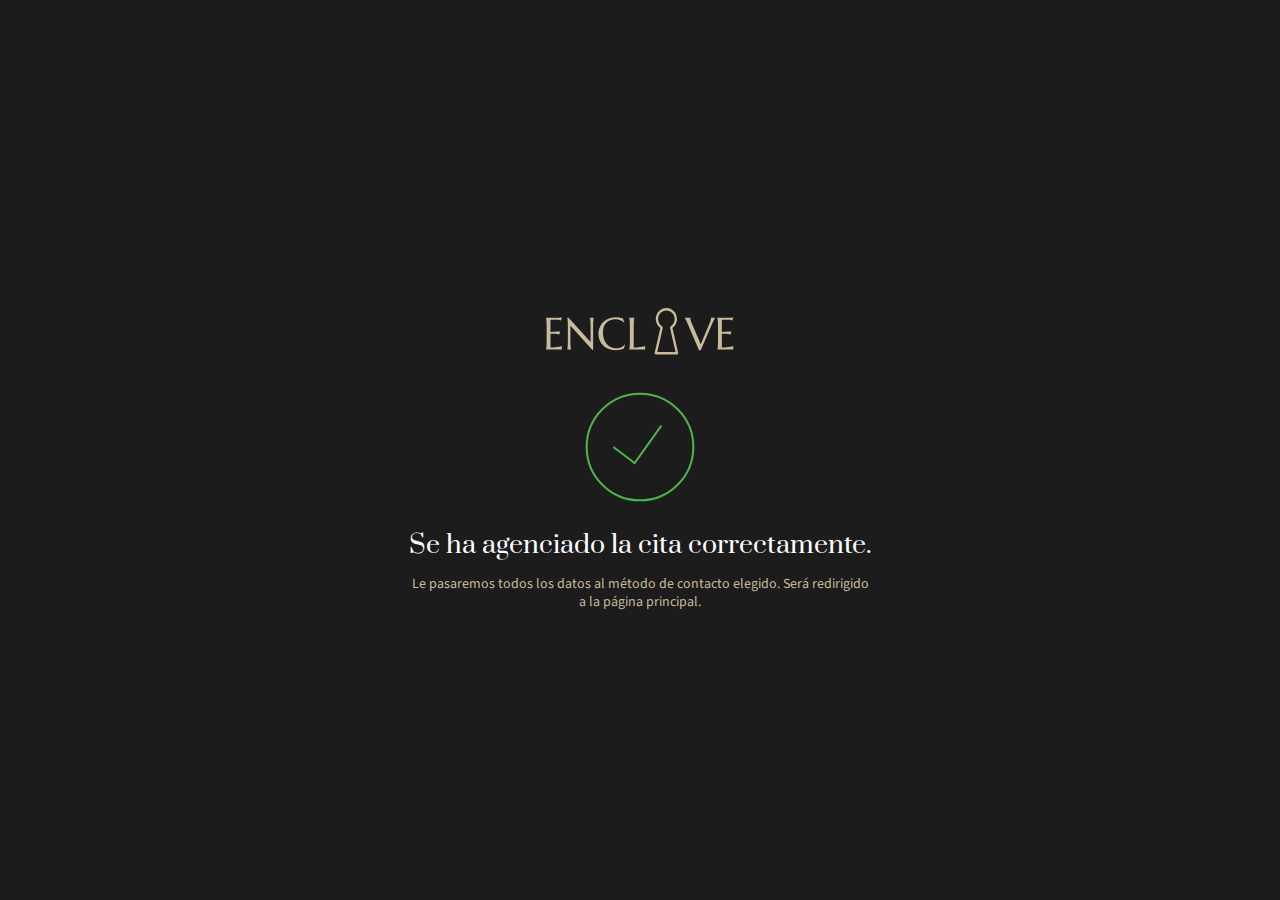
<file: cita_successful.html>
<!DOCTYPE html>
<html lang="en">

<head>
    <meta charset="UTF-8">
    <meta name="viewport" content="width=device-width, initial-scale=1.0">
    <link rel="stylesheet" href="CSS/css.css">
    <script src="js/jquery-3.7.1.min.js"></script>
    <script src="js/jq.js"></script>
    <title>ENCLAVE - Tus propiedades</title>
</head>

<body>
    <main class="success">
        <div class="info">
            <span>
                <svg width="268" height="47" viewBox="0 0 268 67" fill="none" xmlns="http://www.w3.org/2000/svg">
                    <path
                        d="M186.831 66.2389C186.821 66.2389 186.807 66.2389 186.797 66.2389H156.492C155.977 66.2389 155.491 65.9947 155.172 65.5765C154.852 65.158 154.735 64.6126 154.856 64.093L162.998 28.5715C158.955 25.6553 156.492 20.8322 156.492 15.6883C156.492 7.03865 163.289 0 171.645 0C180 0 186.797 7.03865 186.797 15.6883C186.797 20.8322 184.334 25.6553 180.293 28.5715L188.361 63.767C188.46 63.9884 188.514 64.2361 188.514 64.4956C188.514 65.458 187.76 66.2389 186.831 66.2389ZM158.622 62.7525H184.669L176.743 28.1706C176.569 27.4212 176.894 26.6455 177.537 26.2585C181.17 24.0813 183.43 20.0319 183.43 15.6883C183.43 8.95972 178.142 3.48633 171.645 3.48633C165.148 3.48633 159.859 8.95972 159.859 15.6883C159.859 20.0319 162.119 24.0813 165.754 26.2585C166.397 26.6437 166.72 27.4212 166.548 28.1706L158.622 62.7525Z"
                        fill="#C8BA9B" />
                    <path
                        d="M0 14.0178C2.53317 14.0178 5.04609 14.0074 7.53875 13.9864C10.0517 13.9655 12.3518 13.9445 14.4391 13.9234C16.5265 13.8815 18.3098 13.8292 19.7893 13.7662C21.2685 13.7032 22.2718 13.6192 22.7986 13.5143L21.309 17.7003C20.6402 17.5114 19.8601 17.3436 18.9684 17.1966C18.1984 17.0709 17.256 16.9553 16.1414 16.8505C15.0471 16.7245 13.7805 16.6616 12.3417 16.6616C11.8553 16.6616 11.2676 16.6826 10.5786 16.7245C9.90979 16.7456 9.26131 16.7771 8.63308 16.819C7.90352 16.8609 7.16383 16.903 6.41401 16.9449V34.1292C8.50136 34.1083 10.386 34.0454 12.0681 33.9405C13.7501 33.8354 15.1788 33.7305 16.3542 33.6257C17.7323 33.4997 18.9482 33.353 20.0019 33.1851L19.0596 37.7487C17.6613 37.5598 16.2326 37.3815 14.7735 37.2137C13.517 37.0667 12.1491 36.9407 10.6697 36.8359C9.19039 36.7099 7.7718 36.6472 6.41401 36.6472V56.3807C8.80534 56.3807 11.0041 56.2758 13.0104 56.0661C15.0167 55.8561 16.7696 55.6149 18.2693 55.3422C20.0122 55.0484 21.603 54.7021 23.0419 54.3035L22.1602 59.4023C21.9172 59.3812 21.5523 59.3601 21.066 59.3393C20.5797 59.3182 20.0323 59.2971 19.4244 59.2763C18.8367 59.2552 18.2085 59.2344 17.5397 59.2133C16.8912 59.2133 16.2731 59.2029 15.6854 59.1819C15.0978 59.1819 14.5709 59.1715 14.1047 59.1504C13.6589 59.1504 13.3347 59.1504 13.132 59.1504H0V59.0244C0.12159 58.5839 0.233051 58.0382 0.334383 57.388C0.455973 56.7375 0.557306 55.9295 0.638358 54.9644C0.719433 53.9993 0.780228 52.8557 0.820742 51.5338C0.86128 50.1911 0.881537 48.6278 0.881537 46.8443V26.3554C0.881537 24.5719 0.86128 23.0193 0.820742 21.6974C0.780228 20.3545 0.719433 19.2004 0.638358 18.2353C0.557306 17.2491 0.455973 16.4308 0.334383 15.7805C0.233051 15.13 0.12159 14.5843 0 14.1438V14.0178ZM32.2221 14.0178L63.5321 48.5125V26.3554C63.5321 24.5719 63.512 23.0193 63.4713 21.6974C63.4308 20.3545 63.37 19.2004 63.289 18.2353C63.2079 17.2491 63.1066 16.4308 62.9849 15.7805C62.8837 15.13 62.7721 14.5843 62.6507 14.1438V14.0178H68.0614V14.1438C67.94 14.5843 67.8284 15.13 67.7271 15.7805C67.6258 16.4308 67.5346 17.2491 67.4534 18.2353C67.3725 19.2004 67.3117 20.3545 67.2712 21.6974C67.2305 23.0193 67.2104 24.5719 67.2104 26.3554V59.7798H66.1463L34.8364 25.3167V46.8443C34.8364 48.6278 34.8565 50.1911 34.897 51.5338C34.9377 52.8557 34.9985 53.9993 35.0794 54.9644C35.1606 55.9295 35.2518 56.7375 35.3531 57.388C35.4544 58.0382 35.5657 58.5839 35.6874 59.0244V59.1504H30.2767V59.0244C30.3981 58.5839 30.5096 58.0382 30.6109 57.388C30.7326 56.7375 30.8338 55.9295 30.915 54.9644C30.996 53.9993 31.0568 52.8557 31.0972 51.5338C31.1379 50.1911 31.1581 48.6278 31.1581 46.8443V26.3554C31.1581 24.5719 31.1379 23.0193 31.0972 21.6974C31.0568 20.3545 30.996 19.2004 30.915 18.2353C30.8338 17.2491 30.7326 16.4308 30.6109 15.7805C30.5096 15.13 30.3981 14.5843 30.2767 14.1438V14.0178H32.2221ZM111.804 20.942L111.531 21.0679C109.95 19.5572 108.045 18.3506 105.816 17.4484C103.607 16.5463 101.175 16.0951 98.5203 16.0951C95.9669 16.0951 93.6264 16.5148 91.4984 17.354C89.3705 18.1723 87.5366 19.3683 85.9965 20.942C84.4765 22.5157 83.291 24.446 82.4398 26.733C81.5885 29.0202 81.163 31.6218 81.163 34.5385C81.163 37.7487 81.5684 40.7491 82.379 43.5396C83.1897 46.3093 84.3953 48.7118 85.9965 50.7472C87.5974 52.7823 89.5934 54.3875 91.9847 55.5624C94.3964 56.7164 97.2032 57.2935 100.405 57.2935C101.56 57.2935 102.715 57.1676 103.87 56.9157C105.026 56.6641 106.13 56.2969 107.184 55.8142C108.258 55.3107 109.261 54.7128 110.193 54.0203C111.146 53.3069 112.007 52.4992 112.777 51.5968L113.112 51.8172L110.68 58.2376C109.16 58.8462 107.478 59.3078 105.634 59.6224C103.81 59.9581 101.965 60.1262 100.101 60.1262C96.3519 60.1262 92.9171 59.5701 89.7962 58.458C86.6956 57.325 84.0206 55.7302 81.771 53.674C79.5418 51.6178 77.7991 49.1524 76.5425 46.2778C75.3065 43.3822 74.6883 40.172 74.6883 36.6472C74.6883 34.6537 74.9315 32.692 75.4178 30.7615C75.9245 28.8313 76.6541 26.9953 77.6066 25.2537C78.5589 23.5124 79.7343 21.9175 81.1326 20.47C82.531 19.0011 84.1219 17.7318 85.9052 16.6616C87.7087 15.5916 89.6846 14.7628 91.8329 14.1753C94.0013 13.5669 96.3419 13.2625 98.8549 13.2625C102.766 13.2625 106.394 13.8815 109.737 15.1196L111.804 20.942ZM125.088 56.3807C127.48 56.3807 129.678 56.2758 131.685 56.0661C133.691 55.8561 135.444 55.6149 136.944 55.3422C138.687 55.0484 140.277 54.7021 141.716 54.3035L140.835 59.4023C140.591 59.3812 140.227 59.3601 139.74 59.3393C139.254 59.3182 138.707 59.2971 138.099 59.2763C137.511 59.2552 136.883 59.2344 136.214 59.2133C135.566 59.2133 134.948 59.2029 134.36 59.1819C133.772 59.1819 133.245 59.1715 132.779 59.1504C132.333 59.1504 132.009 59.1504 131.806 59.1504H118.674V59.0244C118.796 58.5839 118.908 58.0382 119.009 57.388C119.13 56.7375 119.232 55.9295 119.313 54.9644C119.394 53.9993 119.455 52.8557 119.495 51.5338C119.536 50.1911 119.556 48.6278 119.556 46.8443V26.3554C119.556 24.5719 119.536 23.0193 119.495 21.6974C119.455 20.3545 119.394 19.2004 119.313 18.2353C119.232 17.2491 119.13 16.4308 119.009 15.7805C118.908 15.13 118.796 14.5843 118.674 14.1438V14.0178H125.97V14.1438C125.848 14.5843 125.727 15.13 125.605 15.7805C125.504 16.4308 125.413 17.2491 125.332 18.2353C125.271 19.2004 125.21 20.3545 125.149 21.6974C125.109 23.0193 125.088 24.5719 125.088 26.3554V56.3807ZM206.039 14.0178V14.1438C205.998 14.2486 205.968 14.4061 205.948 14.6158C205.927 14.8258 205.917 15.0144 205.917 15.1823C205.917 15.8328 205.998 16.5567 206.16 17.354C206.343 18.1304 206.677 19.106 207.163 20.2811L220.63 51.7227L233.64 20.533C233.944 19.7565 234.269 18.9067 234.613 17.9834C234.957 17.0602 235.131 16.1266 235.131 15.1823C235.131 14.9306 235.109 14.7209 235.069 14.5528C235.029 14.3642 234.988 14.2278 234.947 14.1438V14.0178H241.179V14.1438C240.793 14.5424 240.329 15.2559 239.781 16.284C239.235 17.3121 238.636 18.5814 237.987 20.0922L220.569 60.1262H218.137L201.631 21.6344C201.246 20.7323 200.841 19.8614 200.415 19.0222C200.01 18.1827 199.625 17.4274 199.26 16.756C198.895 16.0636 198.571 15.4867 198.287 15.0251C198.004 14.5635 197.811 14.2697 197.71 14.1438V14.0178H206.039ZM244.28 14.0178C246.813 14.0178 249.325 14.0074 251.817 13.9864C254.332 13.9655 256.63 13.9445 258.718 13.9234C260.806 13.8815 262.59 13.8292 264.07 13.7662C265.547 13.7032 266.55 13.6192 267.077 13.5143L265.588 17.7003C264.92 17.5114 264.139 17.3436 263.248 17.1966C262.477 17.0709 261.536 16.9553 260.421 16.8505C259.326 16.7245 258.06 16.6616 256.621 16.6616C256.135 16.6616 255.548 16.6826 254.858 16.7245C254.19 16.7456 253.541 16.7771 252.912 16.819C252.184 16.8609 251.444 16.903 250.694 16.9449V34.1292C252.78 34.1083 254.667 34.0454 256.348 33.9405C258.029 33.8354 259.458 33.7305 260.634 33.6257C262.013 33.4997 263.227 33.353 264.28 33.1851L263.339 37.7487C261.941 37.5598 260.512 37.3815 259.053 37.2137C257.796 37.0667 256.429 36.9407 254.949 36.8359C253.47 36.7099 252.052 36.6472 250.694 36.6472V56.3807C253.084 56.3807 255.285 56.2758 257.291 56.0661C259.295 55.8561 261.05 55.6149 262.549 55.3422C264.292 55.0484 265.882 54.7021 267.321 54.3035L266.44 59.4023C266.196 59.3812 265.832 59.3601 265.346 59.3393C264.86 59.3182 264.312 59.2971 263.703 59.2763C263.117 59.2552 262.487 59.2344 261.819 59.2133C261.17 59.2133 260.552 59.2029 259.966 59.1819C259.377 59.1819 258.85 59.1715 258.385 59.1504C257.938 59.1504 257.614 59.1504 257.411 59.1504H244.28V59.0244C244.402 58.5839 244.512 58.0382 244.615 57.388C244.735 56.7375 244.838 55.9295 244.919 54.9644C244.998 53.9993 245.06 52.8557 245.101 51.5338C245.142 50.1911 245.161 48.6278 245.161 46.8443V26.3554C245.161 24.5719 245.142 23.0193 245.101 21.6974C245.06 20.3545 244.998 19.2004 244.919 18.2353C244.838 17.2491 244.735 16.4308 244.615 15.7805C244.512 15.13 244.402 14.5843 244.28 14.1438V14.0178Z"
                        fill="#C8BA9B" />
                </svg>
            </span>
        </div>
        <div class="user-info">
            <div class="rounded-img">
                <svg width="128" height="128" viewBox="0 0 128 128" fill="none" xmlns="http://www.w3.org/2000/svg">
                    <path d="M37.3334 64L58.6667 80L85.3334 42.6667M64.0001 117.333C93.4561 117.333 117.333 93.456 117.333 64C117.333 34.544 93.4561 10.6667 64.0001 10.6667C34.5441 10.6667 10.6667 34.544 10.6667 64C10.6667 93.456 34.5441 117.333 64.0001 117.333Z" stroke="#4EB54B" stroke-width="2"/>
                </svg>                                          
            </div>
            <p class="subtitles">Se ha agenciado la cita correctamente.</p>
            <p class="text resaltar">Le pasaremos todos los datos al método de contacto elegido. Será redirigido a la página principal.</p>
        </div>
        <script>redirigirAutomaticamente("index.html",1500)</script>
    </main>
</body>

</html>
</file>
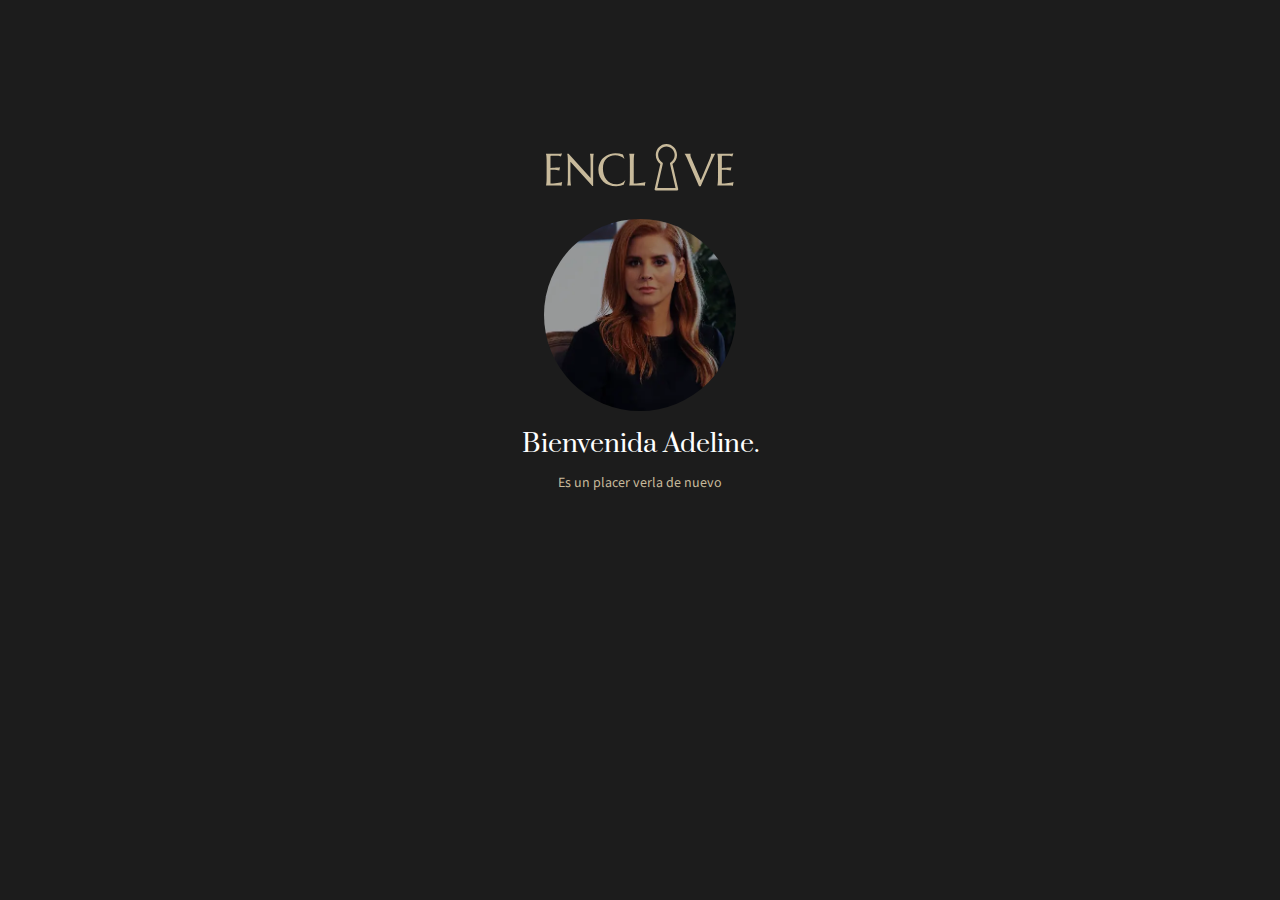
<file: log_in_successful.html>
<!DOCTYPE html>
<html lang="en">

<head>
    <meta charset="UTF-8">
    <meta name="viewport" content="width=device-width, initial-scale=1.0">
    <link rel="stylesheet" href="CSS/css.css">
    <script src="js/jquery-3.7.1.min.js"></script>
    <script src="js/jq.js"></script>
    <title>ENCLAVE - Tus propiedades</title>
</head>

<body>
    <main class="login-success">
        <div class="header-dummy"></div>
        <div class="info">
            <span>
                <svg width="268" height="47" viewBox="0 0 268 67" fill="none" xmlns="http://www.w3.org/2000/svg">
                    <path
                        d="M186.831 66.2389C186.821 66.2389 186.807 66.2389 186.797 66.2389H156.492C155.977 66.2389 155.491 65.9947 155.172 65.5765C154.852 65.158 154.735 64.6126 154.856 64.093L162.998 28.5715C158.955 25.6553 156.492 20.8322 156.492 15.6883C156.492 7.03865 163.289 0 171.645 0C180 0 186.797 7.03865 186.797 15.6883C186.797 20.8322 184.334 25.6553 180.293 28.5715L188.361 63.767C188.46 63.9884 188.514 64.2361 188.514 64.4956C188.514 65.458 187.76 66.2389 186.831 66.2389ZM158.622 62.7525H184.669L176.743 28.1706C176.569 27.4212 176.894 26.6455 177.537 26.2585C181.17 24.0813 183.43 20.0319 183.43 15.6883C183.43 8.95972 178.142 3.48633 171.645 3.48633C165.148 3.48633 159.859 8.95972 159.859 15.6883C159.859 20.0319 162.119 24.0813 165.754 26.2585C166.397 26.6437 166.72 27.4212 166.548 28.1706L158.622 62.7525Z"
                        fill="#C8BA9B" />
                    <path
                        d="M0 14.0178C2.53317 14.0178 5.04609 14.0074 7.53875 13.9864C10.0517 13.9655 12.3518 13.9445 14.4391 13.9234C16.5265 13.8815 18.3098 13.8292 19.7893 13.7662C21.2685 13.7032 22.2718 13.6192 22.7986 13.5143L21.309 17.7003C20.6402 17.5114 19.8601 17.3436 18.9684 17.1966C18.1984 17.0709 17.256 16.9553 16.1414 16.8505C15.0471 16.7245 13.7805 16.6616 12.3417 16.6616C11.8553 16.6616 11.2676 16.6826 10.5786 16.7245C9.90979 16.7456 9.26131 16.7771 8.63308 16.819C7.90352 16.8609 7.16383 16.903 6.41401 16.9449V34.1292C8.50136 34.1083 10.386 34.0454 12.0681 33.9405C13.7501 33.8354 15.1788 33.7305 16.3542 33.6257C17.7323 33.4997 18.9482 33.353 20.0019 33.1851L19.0596 37.7487C17.6613 37.5598 16.2326 37.3815 14.7735 37.2137C13.517 37.0667 12.1491 36.9407 10.6697 36.8359C9.19039 36.7099 7.7718 36.6472 6.41401 36.6472V56.3807C8.80534 56.3807 11.0041 56.2758 13.0104 56.0661C15.0167 55.8561 16.7696 55.6149 18.2693 55.3422C20.0122 55.0484 21.603 54.7021 23.0419 54.3035L22.1602 59.4023C21.9172 59.3812 21.5523 59.3601 21.066 59.3393C20.5797 59.3182 20.0323 59.2971 19.4244 59.2763C18.8367 59.2552 18.2085 59.2344 17.5397 59.2133C16.8912 59.2133 16.2731 59.2029 15.6854 59.1819C15.0978 59.1819 14.5709 59.1715 14.1047 59.1504C13.6589 59.1504 13.3347 59.1504 13.132 59.1504H0V59.0244C0.12159 58.5839 0.233051 58.0382 0.334383 57.388C0.455973 56.7375 0.557306 55.9295 0.638358 54.9644C0.719433 53.9993 0.780228 52.8557 0.820742 51.5338C0.86128 50.1911 0.881537 48.6278 0.881537 46.8443V26.3554C0.881537 24.5719 0.86128 23.0193 0.820742 21.6974C0.780228 20.3545 0.719433 19.2004 0.638358 18.2353C0.557306 17.2491 0.455973 16.4308 0.334383 15.7805C0.233051 15.13 0.12159 14.5843 0 14.1438V14.0178ZM32.2221 14.0178L63.5321 48.5125V26.3554C63.5321 24.5719 63.512 23.0193 63.4713 21.6974C63.4308 20.3545 63.37 19.2004 63.289 18.2353C63.2079 17.2491 63.1066 16.4308 62.9849 15.7805C62.8837 15.13 62.7721 14.5843 62.6507 14.1438V14.0178H68.0614V14.1438C67.94 14.5843 67.8284 15.13 67.7271 15.7805C67.6258 16.4308 67.5346 17.2491 67.4534 18.2353C67.3725 19.2004 67.3117 20.3545 67.2712 21.6974C67.2305 23.0193 67.2104 24.5719 67.2104 26.3554V59.7798H66.1463L34.8364 25.3167V46.8443C34.8364 48.6278 34.8565 50.1911 34.897 51.5338C34.9377 52.8557 34.9985 53.9993 35.0794 54.9644C35.1606 55.9295 35.2518 56.7375 35.3531 57.388C35.4544 58.0382 35.5657 58.5839 35.6874 59.0244V59.1504H30.2767V59.0244C30.3981 58.5839 30.5096 58.0382 30.6109 57.388C30.7326 56.7375 30.8338 55.9295 30.915 54.9644C30.996 53.9993 31.0568 52.8557 31.0972 51.5338C31.1379 50.1911 31.1581 48.6278 31.1581 46.8443V26.3554C31.1581 24.5719 31.1379 23.0193 31.0972 21.6974C31.0568 20.3545 30.996 19.2004 30.915 18.2353C30.8338 17.2491 30.7326 16.4308 30.6109 15.7805C30.5096 15.13 30.3981 14.5843 30.2767 14.1438V14.0178H32.2221ZM111.804 20.942L111.531 21.0679C109.95 19.5572 108.045 18.3506 105.816 17.4484C103.607 16.5463 101.175 16.0951 98.5203 16.0951C95.9669 16.0951 93.6264 16.5148 91.4984 17.354C89.3705 18.1723 87.5366 19.3683 85.9965 20.942C84.4765 22.5157 83.291 24.446 82.4398 26.733C81.5885 29.0202 81.163 31.6218 81.163 34.5385C81.163 37.7487 81.5684 40.7491 82.379 43.5396C83.1897 46.3093 84.3953 48.7118 85.9965 50.7472C87.5974 52.7823 89.5934 54.3875 91.9847 55.5624C94.3964 56.7164 97.2032 57.2935 100.405 57.2935C101.56 57.2935 102.715 57.1676 103.87 56.9157C105.026 56.6641 106.13 56.2969 107.184 55.8142C108.258 55.3107 109.261 54.7128 110.193 54.0203C111.146 53.3069 112.007 52.4992 112.777 51.5968L113.112 51.8172L110.68 58.2376C109.16 58.8462 107.478 59.3078 105.634 59.6224C103.81 59.9581 101.965 60.1262 100.101 60.1262C96.3519 60.1262 92.9171 59.5701 89.7962 58.458C86.6956 57.325 84.0206 55.7302 81.771 53.674C79.5418 51.6178 77.7991 49.1524 76.5425 46.2778C75.3065 43.3822 74.6883 40.172 74.6883 36.6472C74.6883 34.6537 74.9315 32.692 75.4178 30.7615C75.9245 28.8313 76.6541 26.9953 77.6066 25.2537C78.5589 23.5124 79.7343 21.9175 81.1326 20.47C82.531 19.0011 84.1219 17.7318 85.9052 16.6616C87.7087 15.5916 89.6846 14.7628 91.8329 14.1753C94.0013 13.5669 96.3419 13.2625 98.8549 13.2625C102.766 13.2625 106.394 13.8815 109.737 15.1196L111.804 20.942ZM125.088 56.3807C127.48 56.3807 129.678 56.2758 131.685 56.0661C133.691 55.8561 135.444 55.6149 136.944 55.3422C138.687 55.0484 140.277 54.7021 141.716 54.3035L140.835 59.4023C140.591 59.3812 140.227 59.3601 139.74 59.3393C139.254 59.3182 138.707 59.2971 138.099 59.2763C137.511 59.2552 136.883 59.2344 136.214 59.2133C135.566 59.2133 134.948 59.2029 134.36 59.1819C133.772 59.1819 133.245 59.1715 132.779 59.1504C132.333 59.1504 132.009 59.1504 131.806 59.1504H118.674V59.0244C118.796 58.5839 118.908 58.0382 119.009 57.388C119.13 56.7375 119.232 55.9295 119.313 54.9644C119.394 53.9993 119.455 52.8557 119.495 51.5338C119.536 50.1911 119.556 48.6278 119.556 46.8443V26.3554C119.556 24.5719 119.536 23.0193 119.495 21.6974C119.455 20.3545 119.394 19.2004 119.313 18.2353C119.232 17.2491 119.13 16.4308 119.009 15.7805C118.908 15.13 118.796 14.5843 118.674 14.1438V14.0178H125.97V14.1438C125.848 14.5843 125.727 15.13 125.605 15.7805C125.504 16.4308 125.413 17.2491 125.332 18.2353C125.271 19.2004 125.21 20.3545 125.149 21.6974C125.109 23.0193 125.088 24.5719 125.088 26.3554V56.3807ZM206.039 14.0178V14.1438C205.998 14.2486 205.968 14.4061 205.948 14.6158C205.927 14.8258 205.917 15.0144 205.917 15.1823C205.917 15.8328 205.998 16.5567 206.16 17.354C206.343 18.1304 206.677 19.106 207.163 20.2811L220.63 51.7227L233.64 20.533C233.944 19.7565 234.269 18.9067 234.613 17.9834C234.957 17.0602 235.131 16.1266 235.131 15.1823C235.131 14.9306 235.109 14.7209 235.069 14.5528C235.029 14.3642 234.988 14.2278 234.947 14.1438V14.0178H241.179V14.1438C240.793 14.5424 240.329 15.2559 239.781 16.284C239.235 17.3121 238.636 18.5814 237.987 20.0922L220.569 60.1262H218.137L201.631 21.6344C201.246 20.7323 200.841 19.8614 200.415 19.0222C200.01 18.1827 199.625 17.4274 199.26 16.756C198.895 16.0636 198.571 15.4867 198.287 15.0251C198.004 14.5635 197.811 14.2697 197.71 14.1438V14.0178H206.039ZM244.28 14.0178C246.813 14.0178 249.325 14.0074 251.817 13.9864C254.332 13.9655 256.63 13.9445 258.718 13.9234C260.806 13.8815 262.59 13.8292 264.07 13.7662C265.547 13.7032 266.55 13.6192 267.077 13.5143L265.588 17.7003C264.92 17.5114 264.139 17.3436 263.248 17.1966C262.477 17.0709 261.536 16.9553 260.421 16.8505C259.326 16.7245 258.06 16.6616 256.621 16.6616C256.135 16.6616 255.548 16.6826 254.858 16.7245C254.19 16.7456 253.541 16.7771 252.912 16.819C252.184 16.8609 251.444 16.903 250.694 16.9449V34.1292C252.78 34.1083 254.667 34.0454 256.348 33.9405C258.029 33.8354 259.458 33.7305 260.634 33.6257C262.013 33.4997 263.227 33.353 264.28 33.1851L263.339 37.7487C261.941 37.5598 260.512 37.3815 259.053 37.2137C257.796 37.0667 256.429 36.9407 254.949 36.8359C253.47 36.7099 252.052 36.6472 250.694 36.6472V56.3807C253.084 56.3807 255.285 56.2758 257.291 56.0661C259.295 55.8561 261.05 55.6149 262.549 55.3422C264.292 55.0484 265.882 54.7021 267.321 54.3035L266.44 59.4023C266.196 59.3812 265.832 59.3601 265.346 59.3393C264.86 59.3182 264.312 59.2971 263.703 59.2763C263.117 59.2552 262.487 59.2344 261.819 59.2133C261.17 59.2133 260.552 59.2029 259.966 59.1819C259.377 59.1819 258.85 59.1715 258.385 59.1504C257.938 59.1504 257.614 59.1504 257.411 59.1504H244.28V59.0244C244.402 58.5839 244.512 58.0382 244.615 57.388C244.735 56.7375 244.838 55.9295 244.919 54.9644C244.998 53.9993 245.06 52.8557 245.101 51.5338C245.142 50.1911 245.161 48.6278 245.161 46.8443V26.3554C245.161 24.5719 245.142 23.0193 245.101 21.6974C245.06 20.3545 244.998 19.2004 244.919 18.2353C244.838 17.2491 244.735 16.4308 244.615 15.7805C244.512 15.13 244.402 14.5843 244.28 14.1438V14.0178Z"
                        fill="#C8BA9B" />
                </svg>
            </span>
        </div>
        <div class="user-info">
            <div class="rounded-img">
                <picture>
                    <img src="images/photos/User_pic.webp" alt="profile-pic">
                </picture>
            </div>
                <p class="subtitles">Bienvenida Adeline.</p>
                <p class="text resaltar">Es un placer verla de nuevo</p>
        </div>
        <script>redirigirAutomaticamente("properties.html",1500)</script>
    </main>
</body>

</html>
</file>
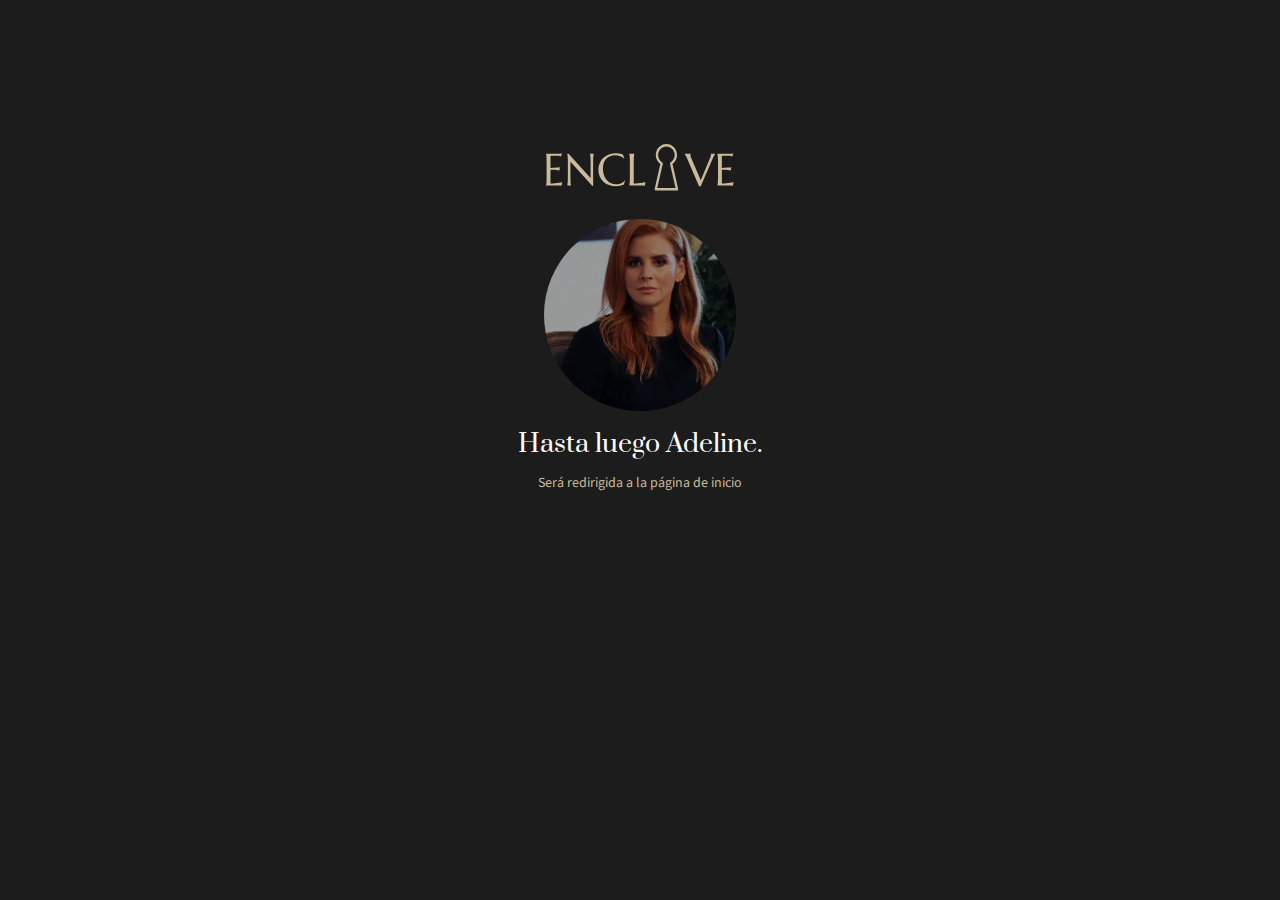
<file: log_out_successful.html>
<!DOCTYPE html>
<html lang="en">

<head>
    <meta charset="UTF-8">
    <meta name="viewport" content="width=device-width, initial-scale=1.0">
    <link rel="stylesheet" href="CSS/css.css">
    <script src="js/jquery-3.7.1.min.js"></script>
    <script src="js/jq.js"></script>
    <title>ENCLAVE</title>
</head>

<body>
    <main class="login-success">
        <div class="header-dummy"></div>
        <div class="info">
            <span>
                <svg width="268" height="47" viewBox="0 0 268 67" fill="none" xmlns="http://www.w3.org/2000/svg">
                    <path
                        d="M186.831 66.2389C186.821 66.2389 186.807 66.2389 186.797 66.2389H156.492C155.977 66.2389 155.491 65.9947 155.172 65.5765C154.852 65.158 154.735 64.6126 154.856 64.093L162.998 28.5715C158.955 25.6553 156.492 20.8322 156.492 15.6883C156.492 7.03865 163.289 0 171.645 0C180 0 186.797 7.03865 186.797 15.6883C186.797 20.8322 184.334 25.6553 180.293 28.5715L188.361 63.767C188.46 63.9884 188.514 64.2361 188.514 64.4956C188.514 65.458 187.76 66.2389 186.831 66.2389ZM158.622 62.7525H184.669L176.743 28.1706C176.569 27.4212 176.894 26.6455 177.537 26.2585C181.17 24.0813 183.43 20.0319 183.43 15.6883C183.43 8.95972 178.142 3.48633 171.645 3.48633C165.148 3.48633 159.859 8.95972 159.859 15.6883C159.859 20.0319 162.119 24.0813 165.754 26.2585C166.397 26.6437 166.72 27.4212 166.548 28.1706L158.622 62.7525Z"
                        fill="#C8BA9B" />
                    <path
                        d="M0 14.0178C2.53317 14.0178 5.04609 14.0074 7.53875 13.9864C10.0517 13.9655 12.3518 13.9445 14.4391 13.9234C16.5265 13.8815 18.3098 13.8292 19.7893 13.7662C21.2685 13.7032 22.2718 13.6192 22.7986 13.5143L21.309 17.7003C20.6402 17.5114 19.8601 17.3436 18.9684 17.1966C18.1984 17.0709 17.256 16.9553 16.1414 16.8505C15.0471 16.7245 13.7805 16.6616 12.3417 16.6616C11.8553 16.6616 11.2676 16.6826 10.5786 16.7245C9.90979 16.7456 9.26131 16.7771 8.63308 16.819C7.90352 16.8609 7.16383 16.903 6.41401 16.9449V34.1292C8.50136 34.1083 10.386 34.0454 12.0681 33.9405C13.7501 33.8354 15.1788 33.7305 16.3542 33.6257C17.7323 33.4997 18.9482 33.353 20.0019 33.1851L19.0596 37.7487C17.6613 37.5598 16.2326 37.3815 14.7735 37.2137C13.517 37.0667 12.1491 36.9407 10.6697 36.8359C9.19039 36.7099 7.7718 36.6472 6.41401 36.6472V56.3807C8.80534 56.3807 11.0041 56.2758 13.0104 56.0661C15.0167 55.8561 16.7696 55.6149 18.2693 55.3422C20.0122 55.0484 21.603 54.7021 23.0419 54.3035L22.1602 59.4023C21.9172 59.3812 21.5523 59.3601 21.066 59.3393C20.5797 59.3182 20.0323 59.2971 19.4244 59.2763C18.8367 59.2552 18.2085 59.2344 17.5397 59.2133C16.8912 59.2133 16.2731 59.2029 15.6854 59.1819C15.0978 59.1819 14.5709 59.1715 14.1047 59.1504C13.6589 59.1504 13.3347 59.1504 13.132 59.1504H0V59.0244C0.12159 58.5839 0.233051 58.0382 0.334383 57.388C0.455973 56.7375 0.557306 55.9295 0.638358 54.9644C0.719433 53.9993 0.780228 52.8557 0.820742 51.5338C0.86128 50.1911 0.881537 48.6278 0.881537 46.8443V26.3554C0.881537 24.5719 0.86128 23.0193 0.820742 21.6974C0.780228 20.3545 0.719433 19.2004 0.638358 18.2353C0.557306 17.2491 0.455973 16.4308 0.334383 15.7805C0.233051 15.13 0.12159 14.5843 0 14.1438V14.0178ZM32.2221 14.0178L63.5321 48.5125V26.3554C63.5321 24.5719 63.512 23.0193 63.4713 21.6974C63.4308 20.3545 63.37 19.2004 63.289 18.2353C63.2079 17.2491 63.1066 16.4308 62.9849 15.7805C62.8837 15.13 62.7721 14.5843 62.6507 14.1438V14.0178H68.0614V14.1438C67.94 14.5843 67.8284 15.13 67.7271 15.7805C67.6258 16.4308 67.5346 17.2491 67.4534 18.2353C67.3725 19.2004 67.3117 20.3545 67.2712 21.6974C67.2305 23.0193 67.2104 24.5719 67.2104 26.3554V59.7798H66.1463L34.8364 25.3167V46.8443C34.8364 48.6278 34.8565 50.1911 34.897 51.5338C34.9377 52.8557 34.9985 53.9993 35.0794 54.9644C35.1606 55.9295 35.2518 56.7375 35.3531 57.388C35.4544 58.0382 35.5657 58.5839 35.6874 59.0244V59.1504H30.2767V59.0244C30.3981 58.5839 30.5096 58.0382 30.6109 57.388C30.7326 56.7375 30.8338 55.9295 30.915 54.9644C30.996 53.9993 31.0568 52.8557 31.0972 51.5338C31.1379 50.1911 31.1581 48.6278 31.1581 46.8443V26.3554C31.1581 24.5719 31.1379 23.0193 31.0972 21.6974C31.0568 20.3545 30.996 19.2004 30.915 18.2353C30.8338 17.2491 30.7326 16.4308 30.6109 15.7805C30.5096 15.13 30.3981 14.5843 30.2767 14.1438V14.0178H32.2221ZM111.804 20.942L111.531 21.0679C109.95 19.5572 108.045 18.3506 105.816 17.4484C103.607 16.5463 101.175 16.0951 98.5203 16.0951C95.9669 16.0951 93.6264 16.5148 91.4984 17.354C89.3705 18.1723 87.5366 19.3683 85.9965 20.942C84.4765 22.5157 83.291 24.446 82.4398 26.733C81.5885 29.0202 81.163 31.6218 81.163 34.5385C81.163 37.7487 81.5684 40.7491 82.379 43.5396C83.1897 46.3093 84.3953 48.7118 85.9965 50.7472C87.5974 52.7823 89.5934 54.3875 91.9847 55.5624C94.3964 56.7164 97.2032 57.2935 100.405 57.2935C101.56 57.2935 102.715 57.1676 103.87 56.9157C105.026 56.6641 106.13 56.2969 107.184 55.8142C108.258 55.3107 109.261 54.7128 110.193 54.0203C111.146 53.3069 112.007 52.4992 112.777 51.5968L113.112 51.8172L110.68 58.2376C109.16 58.8462 107.478 59.3078 105.634 59.6224C103.81 59.9581 101.965 60.1262 100.101 60.1262C96.3519 60.1262 92.9171 59.5701 89.7962 58.458C86.6956 57.325 84.0206 55.7302 81.771 53.674C79.5418 51.6178 77.7991 49.1524 76.5425 46.2778C75.3065 43.3822 74.6883 40.172 74.6883 36.6472C74.6883 34.6537 74.9315 32.692 75.4178 30.7615C75.9245 28.8313 76.6541 26.9953 77.6066 25.2537C78.5589 23.5124 79.7343 21.9175 81.1326 20.47C82.531 19.0011 84.1219 17.7318 85.9052 16.6616C87.7087 15.5916 89.6846 14.7628 91.8329 14.1753C94.0013 13.5669 96.3419 13.2625 98.8549 13.2625C102.766 13.2625 106.394 13.8815 109.737 15.1196L111.804 20.942ZM125.088 56.3807C127.48 56.3807 129.678 56.2758 131.685 56.0661C133.691 55.8561 135.444 55.6149 136.944 55.3422C138.687 55.0484 140.277 54.7021 141.716 54.3035L140.835 59.4023C140.591 59.3812 140.227 59.3601 139.74 59.3393C139.254 59.3182 138.707 59.2971 138.099 59.2763C137.511 59.2552 136.883 59.2344 136.214 59.2133C135.566 59.2133 134.948 59.2029 134.36 59.1819C133.772 59.1819 133.245 59.1715 132.779 59.1504C132.333 59.1504 132.009 59.1504 131.806 59.1504H118.674V59.0244C118.796 58.5839 118.908 58.0382 119.009 57.388C119.13 56.7375 119.232 55.9295 119.313 54.9644C119.394 53.9993 119.455 52.8557 119.495 51.5338C119.536 50.1911 119.556 48.6278 119.556 46.8443V26.3554C119.556 24.5719 119.536 23.0193 119.495 21.6974C119.455 20.3545 119.394 19.2004 119.313 18.2353C119.232 17.2491 119.13 16.4308 119.009 15.7805C118.908 15.13 118.796 14.5843 118.674 14.1438V14.0178H125.97V14.1438C125.848 14.5843 125.727 15.13 125.605 15.7805C125.504 16.4308 125.413 17.2491 125.332 18.2353C125.271 19.2004 125.21 20.3545 125.149 21.6974C125.109 23.0193 125.088 24.5719 125.088 26.3554V56.3807ZM206.039 14.0178V14.1438C205.998 14.2486 205.968 14.4061 205.948 14.6158C205.927 14.8258 205.917 15.0144 205.917 15.1823C205.917 15.8328 205.998 16.5567 206.16 17.354C206.343 18.1304 206.677 19.106 207.163 20.2811L220.63 51.7227L233.64 20.533C233.944 19.7565 234.269 18.9067 234.613 17.9834C234.957 17.0602 235.131 16.1266 235.131 15.1823C235.131 14.9306 235.109 14.7209 235.069 14.5528C235.029 14.3642 234.988 14.2278 234.947 14.1438V14.0178H241.179V14.1438C240.793 14.5424 240.329 15.2559 239.781 16.284C239.235 17.3121 238.636 18.5814 237.987 20.0922L220.569 60.1262H218.137L201.631 21.6344C201.246 20.7323 200.841 19.8614 200.415 19.0222C200.01 18.1827 199.625 17.4274 199.26 16.756C198.895 16.0636 198.571 15.4867 198.287 15.0251C198.004 14.5635 197.811 14.2697 197.71 14.1438V14.0178H206.039ZM244.28 14.0178C246.813 14.0178 249.325 14.0074 251.817 13.9864C254.332 13.9655 256.63 13.9445 258.718 13.9234C260.806 13.8815 262.59 13.8292 264.07 13.7662C265.547 13.7032 266.55 13.6192 267.077 13.5143L265.588 17.7003C264.92 17.5114 264.139 17.3436 263.248 17.1966C262.477 17.0709 261.536 16.9553 260.421 16.8505C259.326 16.7245 258.06 16.6616 256.621 16.6616C256.135 16.6616 255.548 16.6826 254.858 16.7245C254.19 16.7456 253.541 16.7771 252.912 16.819C252.184 16.8609 251.444 16.903 250.694 16.9449V34.1292C252.78 34.1083 254.667 34.0454 256.348 33.9405C258.029 33.8354 259.458 33.7305 260.634 33.6257C262.013 33.4997 263.227 33.353 264.28 33.1851L263.339 37.7487C261.941 37.5598 260.512 37.3815 259.053 37.2137C257.796 37.0667 256.429 36.9407 254.949 36.8359C253.47 36.7099 252.052 36.6472 250.694 36.6472V56.3807C253.084 56.3807 255.285 56.2758 257.291 56.0661C259.295 55.8561 261.05 55.6149 262.549 55.3422C264.292 55.0484 265.882 54.7021 267.321 54.3035L266.44 59.4023C266.196 59.3812 265.832 59.3601 265.346 59.3393C264.86 59.3182 264.312 59.2971 263.703 59.2763C263.117 59.2552 262.487 59.2344 261.819 59.2133C261.17 59.2133 260.552 59.2029 259.966 59.1819C259.377 59.1819 258.85 59.1715 258.385 59.1504C257.938 59.1504 257.614 59.1504 257.411 59.1504H244.28V59.0244C244.402 58.5839 244.512 58.0382 244.615 57.388C244.735 56.7375 244.838 55.9295 244.919 54.9644C244.998 53.9993 245.06 52.8557 245.101 51.5338C245.142 50.1911 245.161 48.6278 245.161 46.8443V26.3554C245.161 24.5719 245.142 23.0193 245.101 21.6974C245.06 20.3545 244.998 19.2004 244.919 18.2353C244.838 17.2491 244.735 16.4308 244.615 15.7805C244.512 15.13 244.402 14.5843 244.28 14.1438V14.0178Z"
                        fill="#C8BA9B" />
                </svg>
            </span>
        </div>
        <div class="user-info">
            <div class="rounded-img">
                <picture>
                    <img src="images/photos/User_pic.webp" alt="profile-pic">
                </picture>
            </div>
            <p class="subtitles">Hasta luego Adeline.</p>
            <p class="text resaltar">Será redirigida a la página de inicio</p>
        </div>
        <script>redirigirAutomaticamente("index.html",1500)</script>
    </main>
</body>

</html>
</file>
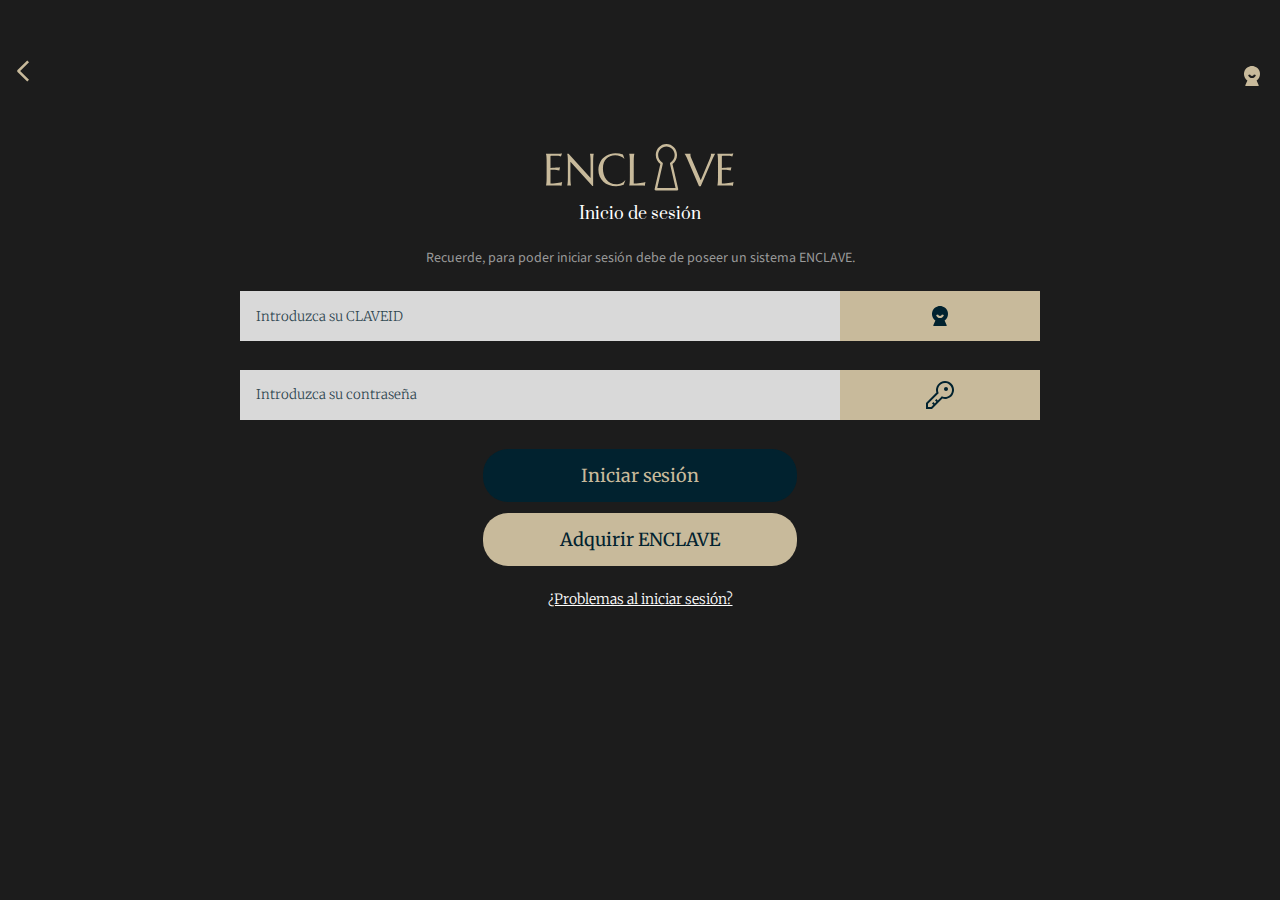
<file: login.html>
<!DOCTYPE html>
<html lang="en">

<head>
    <style>
    </style>
    <meta charset="UTF-8">
    <meta name="viewport" content="width=device-width, initial-scale=1.0">
    <link rel="stylesheet" href="CSS/css.css" >
    <script src="js/jquery-3.7.1.min.js"></script>
    <script src="js/jq.js"></script>
    <title>ENCLAVE - login</title>
</head>

<body>
    <header class="header-login">
        <span class="back">
        <a href="index.html">
            <svg width="15" height="30" viewBox="0 0 15 30" fill="none" xmlns="http://www.w3.org/2000/svg">
                <path fill-rule="evenodd" clip-rule="evenodd"
                    d="M4.17875 15L13.0175 23.8387L11.25 25.6062L1.5275 15.8837C1.29316 15.6493 1.16151 15.3314 1.16151 15C1.16151 14.6685 1.29316 14.3506 1.5275 14.1162L11.25 4.39374L13.0175 6.16124L4.17875 15Z"
                    fill="#C8BA9B" />
            </svg>
        </a>
        </span>
        <span class="user">
            <svg width="24" height="24" viewBox="0 0 24 24" fill="none" xmlns="http://www.w3.org/2000/svg">
                <path
                    d="M7.39048 16.5391C6.00194 15.5599 4.96122 14.164 4.41911 12.5537C3.877 10.9435 3.86164 9.2024 4.37527 7.58282C4.88891 5.96324 5.90484 4.54925 7.27589 3.54571C8.64695 2.54218 10.3019 2.00122 12.001 2.00122C13.7001 2.00122 15.355 2.54218 16.7261 3.54571C18.0971 4.54925 19.1131 5.96324 19.6267 7.58282C20.1403 9.2024 20.125 10.9435 19.5828 12.5537C19.0407 14.164 18 15.5599 16.6115 16.5391L18.6945 21.2991C18.7279 21.3752 18.7418 21.4586 18.7349 21.5415C18.728 21.6244 18.7006 21.7043 18.655 21.774C18.6094 21.8436 18.5471 21.9007 18.4739 21.9402C18.4006 21.9797 18.3187 22.0003 18.2355 22.0001H5.76548C5.68239 22.0002 5.60059 21.9796 5.52745 21.9402C5.45432 21.9007 5.39217 21.8437 5.34661 21.7742C5.30105 21.7047 5.27352 21.625 5.26652 21.5422C5.25951 21.4594 5.27324 21.3762 5.30648 21.3001L7.39048 16.5391ZM8.11948 10.9701C8.33667 11.835 8.83653 12.6026 9.53974 13.1511C10.2429 13.6995 11.1092 13.9974 12.001 13.9974C12.8928 13.9974 13.759 13.6995 14.4622 13.1511C15.1654 12.6026 15.6653 11.835 15.8825 10.9701L13.9415 10.4851C13.8338 10.9184 13.5842 11.3033 13.2325 11.5784C12.8807 11.8534 12.447 12.0029 12.0005 12.0029C11.5539 12.0029 11.1202 11.8534 10.7685 11.5784C10.4167 11.3033 10.1671 10.9184 10.0595 10.4851L8.11948 10.9701Z"
                    fill="#C8BA9B" />
            </svg>
        </span>
    </header>
    <main class="login">
        <div class="header-dummy"></div>
        <div class="info">
            <span>
                <svg width="268" height="47" viewBox="0 0 268 67" fill="none" xmlns="http://www.w3.org/2000/svg">
                    <path
                        d="M186.831 66.2389C186.821 66.2389 186.807 66.2389 186.797 66.2389H156.492C155.977 66.2389 155.491 65.9947 155.172 65.5765C154.852 65.158 154.735 64.6126 154.856 64.093L162.998 28.5715C158.955 25.6553 156.492 20.8322 156.492 15.6883C156.492 7.03865 163.289 0 171.645 0C180 0 186.797 7.03865 186.797 15.6883C186.797 20.8322 184.334 25.6553 180.293 28.5715L188.361 63.767C188.46 63.9884 188.514 64.2361 188.514 64.4956C188.514 65.458 187.76 66.2389 186.831 66.2389ZM158.622 62.7525H184.669L176.743 28.1706C176.569 27.4212 176.894 26.6455 177.537 26.2585C181.17 24.0813 183.43 20.0319 183.43 15.6883C183.43 8.95972 178.142 3.48633 171.645 3.48633C165.148 3.48633 159.859 8.95972 159.859 15.6883C159.859 20.0319 162.119 24.0813 165.754 26.2585C166.397 26.6437 166.72 27.4212 166.548 28.1706L158.622 62.7525Z"
                        fill="#C8BA9B" />
                    <path
                        d="M0 14.0178C2.53317 14.0178 5.04609 14.0074 7.53875 13.9864C10.0517 13.9655 12.3518 13.9445 14.4391 13.9234C16.5265 13.8815 18.3098 13.8292 19.7893 13.7662C21.2685 13.7032 22.2718 13.6192 22.7986 13.5143L21.309 17.7003C20.6402 17.5114 19.8601 17.3436 18.9684 17.1966C18.1984 17.0709 17.256 16.9553 16.1414 16.8505C15.0471 16.7245 13.7805 16.6616 12.3417 16.6616C11.8553 16.6616 11.2676 16.6826 10.5786 16.7245C9.90979 16.7456 9.26131 16.7771 8.63308 16.819C7.90352 16.8609 7.16383 16.903 6.41401 16.9449V34.1292C8.50136 34.1083 10.386 34.0454 12.0681 33.9405C13.7501 33.8354 15.1788 33.7305 16.3542 33.6257C17.7323 33.4997 18.9482 33.353 20.0019 33.1851L19.0596 37.7487C17.6613 37.5598 16.2326 37.3815 14.7735 37.2137C13.517 37.0667 12.1491 36.9407 10.6697 36.8359C9.19039 36.7099 7.7718 36.6472 6.41401 36.6472V56.3807C8.80534 56.3807 11.0041 56.2758 13.0104 56.0661C15.0167 55.8561 16.7696 55.6149 18.2693 55.3422C20.0122 55.0484 21.603 54.7021 23.0419 54.3035L22.1602 59.4023C21.9172 59.3812 21.5523 59.3601 21.066 59.3393C20.5797 59.3182 20.0323 59.2971 19.4244 59.2763C18.8367 59.2552 18.2085 59.2344 17.5397 59.2133C16.8912 59.2133 16.2731 59.2029 15.6854 59.1819C15.0978 59.1819 14.5709 59.1715 14.1047 59.1504C13.6589 59.1504 13.3347 59.1504 13.132 59.1504H0V59.0244C0.12159 58.5839 0.233051 58.0382 0.334383 57.388C0.455973 56.7375 0.557306 55.9295 0.638358 54.9644C0.719433 53.9993 0.780228 52.8557 0.820742 51.5338C0.86128 50.1911 0.881537 48.6278 0.881537 46.8443V26.3554C0.881537 24.5719 0.86128 23.0193 0.820742 21.6974C0.780228 20.3545 0.719433 19.2004 0.638358 18.2353C0.557306 17.2491 0.455973 16.4308 0.334383 15.7805C0.233051 15.13 0.12159 14.5843 0 14.1438V14.0178ZM32.2221 14.0178L63.5321 48.5125V26.3554C63.5321 24.5719 63.512 23.0193 63.4713 21.6974C63.4308 20.3545 63.37 19.2004 63.289 18.2353C63.2079 17.2491 63.1066 16.4308 62.9849 15.7805C62.8837 15.13 62.7721 14.5843 62.6507 14.1438V14.0178H68.0614V14.1438C67.94 14.5843 67.8284 15.13 67.7271 15.7805C67.6258 16.4308 67.5346 17.2491 67.4534 18.2353C67.3725 19.2004 67.3117 20.3545 67.2712 21.6974C67.2305 23.0193 67.2104 24.5719 67.2104 26.3554V59.7798H66.1463L34.8364 25.3167V46.8443C34.8364 48.6278 34.8565 50.1911 34.897 51.5338C34.9377 52.8557 34.9985 53.9993 35.0794 54.9644C35.1606 55.9295 35.2518 56.7375 35.3531 57.388C35.4544 58.0382 35.5657 58.5839 35.6874 59.0244V59.1504H30.2767V59.0244C30.3981 58.5839 30.5096 58.0382 30.6109 57.388C30.7326 56.7375 30.8338 55.9295 30.915 54.9644C30.996 53.9993 31.0568 52.8557 31.0972 51.5338C31.1379 50.1911 31.1581 48.6278 31.1581 46.8443V26.3554C31.1581 24.5719 31.1379 23.0193 31.0972 21.6974C31.0568 20.3545 30.996 19.2004 30.915 18.2353C30.8338 17.2491 30.7326 16.4308 30.6109 15.7805C30.5096 15.13 30.3981 14.5843 30.2767 14.1438V14.0178H32.2221ZM111.804 20.942L111.531 21.0679C109.95 19.5572 108.045 18.3506 105.816 17.4484C103.607 16.5463 101.175 16.0951 98.5203 16.0951C95.9669 16.0951 93.6264 16.5148 91.4984 17.354C89.3705 18.1723 87.5366 19.3683 85.9965 20.942C84.4765 22.5157 83.291 24.446 82.4398 26.733C81.5885 29.0202 81.163 31.6218 81.163 34.5385C81.163 37.7487 81.5684 40.7491 82.379 43.5396C83.1897 46.3093 84.3953 48.7118 85.9965 50.7472C87.5974 52.7823 89.5934 54.3875 91.9847 55.5624C94.3964 56.7164 97.2032 57.2935 100.405 57.2935C101.56 57.2935 102.715 57.1676 103.87 56.9157C105.026 56.6641 106.13 56.2969 107.184 55.8142C108.258 55.3107 109.261 54.7128 110.193 54.0203C111.146 53.3069 112.007 52.4992 112.777 51.5968L113.112 51.8172L110.68 58.2376C109.16 58.8462 107.478 59.3078 105.634 59.6224C103.81 59.9581 101.965 60.1262 100.101 60.1262C96.3519 60.1262 92.9171 59.5701 89.7962 58.458C86.6956 57.325 84.0206 55.7302 81.771 53.674C79.5418 51.6178 77.7991 49.1524 76.5425 46.2778C75.3065 43.3822 74.6883 40.172 74.6883 36.6472C74.6883 34.6537 74.9315 32.692 75.4178 30.7615C75.9245 28.8313 76.6541 26.9953 77.6066 25.2537C78.5589 23.5124 79.7343 21.9175 81.1326 20.47C82.531 19.0011 84.1219 17.7318 85.9052 16.6616C87.7087 15.5916 89.6846 14.7628 91.8329 14.1753C94.0013 13.5669 96.3419 13.2625 98.8549 13.2625C102.766 13.2625 106.394 13.8815 109.737 15.1196L111.804 20.942ZM125.088 56.3807C127.48 56.3807 129.678 56.2758 131.685 56.0661C133.691 55.8561 135.444 55.6149 136.944 55.3422C138.687 55.0484 140.277 54.7021 141.716 54.3035L140.835 59.4023C140.591 59.3812 140.227 59.3601 139.74 59.3393C139.254 59.3182 138.707 59.2971 138.099 59.2763C137.511 59.2552 136.883 59.2344 136.214 59.2133C135.566 59.2133 134.948 59.2029 134.36 59.1819C133.772 59.1819 133.245 59.1715 132.779 59.1504C132.333 59.1504 132.009 59.1504 131.806 59.1504H118.674V59.0244C118.796 58.5839 118.908 58.0382 119.009 57.388C119.13 56.7375 119.232 55.9295 119.313 54.9644C119.394 53.9993 119.455 52.8557 119.495 51.5338C119.536 50.1911 119.556 48.6278 119.556 46.8443V26.3554C119.556 24.5719 119.536 23.0193 119.495 21.6974C119.455 20.3545 119.394 19.2004 119.313 18.2353C119.232 17.2491 119.13 16.4308 119.009 15.7805C118.908 15.13 118.796 14.5843 118.674 14.1438V14.0178H125.97V14.1438C125.848 14.5843 125.727 15.13 125.605 15.7805C125.504 16.4308 125.413 17.2491 125.332 18.2353C125.271 19.2004 125.21 20.3545 125.149 21.6974C125.109 23.0193 125.088 24.5719 125.088 26.3554V56.3807ZM206.039 14.0178V14.1438C205.998 14.2486 205.968 14.4061 205.948 14.6158C205.927 14.8258 205.917 15.0144 205.917 15.1823C205.917 15.8328 205.998 16.5567 206.16 17.354C206.343 18.1304 206.677 19.106 207.163 20.2811L220.63 51.7227L233.64 20.533C233.944 19.7565 234.269 18.9067 234.613 17.9834C234.957 17.0602 235.131 16.1266 235.131 15.1823C235.131 14.9306 235.109 14.7209 235.069 14.5528C235.029 14.3642 234.988 14.2278 234.947 14.1438V14.0178H241.179V14.1438C240.793 14.5424 240.329 15.2559 239.781 16.284C239.235 17.3121 238.636 18.5814 237.987 20.0922L220.569 60.1262H218.137L201.631 21.6344C201.246 20.7323 200.841 19.8614 200.415 19.0222C200.01 18.1827 199.625 17.4274 199.26 16.756C198.895 16.0636 198.571 15.4867 198.287 15.0251C198.004 14.5635 197.811 14.2697 197.71 14.1438V14.0178H206.039ZM244.28 14.0178C246.813 14.0178 249.325 14.0074 251.817 13.9864C254.332 13.9655 256.63 13.9445 258.718 13.9234C260.806 13.8815 262.59 13.8292 264.07 13.7662C265.547 13.7032 266.55 13.6192 267.077 13.5143L265.588 17.7003C264.92 17.5114 264.139 17.3436 263.248 17.1966C262.477 17.0709 261.536 16.9553 260.421 16.8505C259.326 16.7245 258.06 16.6616 256.621 16.6616C256.135 16.6616 255.548 16.6826 254.858 16.7245C254.19 16.7456 253.541 16.7771 252.912 16.819C252.184 16.8609 251.444 16.903 250.694 16.9449V34.1292C252.78 34.1083 254.667 34.0454 256.348 33.9405C258.029 33.8354 259.458 33.7305 260.634 33.6257C262.013 33.4997 263.227 33.353 264.28 33.1851L263.339 37.7487C261.941 37.5598 260.512 37.3815 259.053 37.2137C257.796 37.0667 256.429 36.9407 254.949 36.8359C253.47 36.7099 252.052 36.6472 250.694 36.6472V56.3807C253.084 56.3807 255.285 56.2758 257.291 56.0661C259.295 55.8561 261.05 55.6149 262.549 55.3422C264.292 55.0484 265.882 54.7021 267.321 54.3035L266.44 59.4023C266.196 59.3812 265.832 59.3601 265.346 59.3393C264.86 59.3182 264.312 59.2971 263.703 59.2763C263.117 59.2552 262.487 59.2344 261.819 59.2133C261.17 59.2133 260.552 59.2029 259.966 59.1819C259.377 59.1819 258.85 59.1715 258.385 59.1504C257.938 59.1504 257.614 59.1504 257.411 59.1504H244.28V59.0244C244.402 58.5839 244.512 58.0382 244.615 57.388C244.735 56.7375 244.838 55.9295 244.919 54.9644C244.998 53.9993 245.06 52.8557 245.101 51.5338C245.142 50.1911 245.161 48.6278 245.161 46.8443V26.3554C245.161 24.5719 245.142 23.0193 245.101 21.6974C245.06 20.3545 244.998 19.2004 244.919 18.2353C244.838 17.2491 244.735 16.4308 244.615 15.7805C244.512 15.13 244.402 14.5843 244.28 14.1438V14.0178Z"
                        fill="#C8BA9B" />
                </svg>
            </span>
            <span class="subtitles">
                Inicio de sesión
            </span>
        </div>
        <div class="aditional-info text">
            Recuerde, para poder iniciar sesión debe de poseer un sistema ENCLAVE.
        </div>
        <form id="loginForm" method="post">
            <p id="user" class="input-txt">
                <input class="txt-input" type="text" id="user-login" name="user-login"
                    placeholder="Introduzca su CLAVEID" >
                <span>
                    <svg width="24" height="24" viewBox="0 0 24 24" fill="01222F" xmlns="http://www.w3.org/2000/svg">
                        <path
                            d="M7.39048 16.5391C6.00194 15.5599 4.96122 14.164 4.41911 12.5537C3.877 10.9435 3.86164 9.2024 4.37527 7.58282C4.88891 5.96324 5.90484 4.54925 7.27589 3.54571C8.64695 2.54218 10.3019 2.00122 12.001 2.00122C13.7001 2.00122 15.355 2.54218 16.7261 3.54571C18.0971 4.54925 19.1131 5.96324 19.6267 7.58282C20.1403 9.2024 20.125 10.9435 19.5828 12.5537C19.0407 14.164 18 15.5599 16.6115 16.5391L18.6945 21.2991C18.7279 21.3752 18.7418 21.4586 18.7349 21.5415C18.728 21.6244 18.7006 21.7043 18.655 21.774C18.6094 21.8436 18.5471 21.9007 18.4739 21.9402C18.4006 21.9797 18.3187 22.0003 18.2355 22.0001H5.76548C5.68239 22.0002 5.60059 21.9796 5.52745 21.9402C5.45432 21.9007 5.39217 21.8437 5.34661 21.7742C5.30105 21.7047 5.27352 21.625 5.26652 21.5422C5.25951 21.4594 5.27324 21.3762 5.30648 21.3001L7.39048 16.5391ZM8.11948 10.9701C8.33667 11.835 8.83653 12.6026 9.53974 13.1511C10.2429 13.6995 11.1092 13.9974 12.001 13.9974C12.8928 13.9974 13.759 13.6995 14.4622 13.1511C15.1654 12.6026 15.6653 11.835 15.8825 10.9701L13.9415 10.4851C13.8338 10.9184 13.5842 11.3033 13.2325 11.5784C12.8807 11.8534 12.447 12.0029 12.0005 12.0029C11.5539 12.0029 11.1202 11.8534 10.7685 11.5784C10.4167 11.3033 10.1671 10.9184 10.0595 10.4851L8.11948 10.9701Z"
                            fill = #01222F
                        />                    
                    </svg>
                </span>
            </p>
            <p id="clave" class="input-txt">
                <input class="txt-input" type="password" id="password-login" name="password-login"
                    placeholder="Introduzca su contraseña">
                <span class="txt-footer">
                    <svg width="28" height="28" viewBox="0 0 28 28" fill="01222F" xmlns="http://www.w3.org/2000/svg">
                        <path
                            d="M20 10C21.1046 10 22 9.10457 22 8C22 6.89543 21.1046 6 20 6C18.8954 6 18 6.89543 18 8C18 9.10457 18.8954 10 20 10Z"
                            fill="#01222F" />
                        <path
                            d="M19 2.42052e-07C17.5946 -0.000322055 16.2087 0.328566 14.9532 0.960309C13.6978 1.59205 12.6079 2.50908 11.7707 3.63792C10.9335 4.76675 10.3723 6.07599 10.1322 7.46074C9.89212 8.84548 9.97972 10.2672 10.388 11.612L0 22V28H6L16.388 17.612C17.6259 17.9878 18.9303 18.0922 20.2122 17.9183C21.4941 17.7443 22.7235 17.2961 23.8165 16.604C24.9095 15.912 25.8405 14.9925 26.546 13.9081C27.2515 12.8237 27.7149 11.6 27.9047 10.3203C28.0945 9.04065 28.0062 7.7351 27.6458 6.49264C27.2854 5.25019 26.6613 4.10003 25.8162 3.12056C24.9711 2.14109 23.9247 1.35532 22.7485 0.816811C21.5722 0.278299 20.2937 -0.000299774 19 2.42052e-07ZM19 16C18.3115 15.9998 17.6268 15.898 16.968 15.698L15.821 15.35L14.974 16.197L11.793 19.378L10.414 18L9 19.414L10.379 20.793L8.793 22.379L7.414 21L6 22.414L7.379 23.793L5.172 26H2V22.828L11.802 13.026L12.65 12.179L12.302 11.032C11.8746 9.62299 11.9023 8.11508 12.3814 6.72277C12.8604 5.33045 13.7662 4.12463 14.97 3.27683C16.1739 2.42902 17.6144 1.98242 19.0867 2.00053C20.559 2.01864 21.9881 2.50056 23.1707 3.37772C24.3533 4.25488 25.2292 5.48262 25.6738 6.8863C26.1184 8.28998 26.1091 9.79812 25.6471 11.1962C25.1852 12.5942 24.2941 13.811 23.1008 14.6735C21.9074 15.5359 20.4724 16.0001 19 16Z"
                            fill="#01222F" />
                    </svg>
                </span>
            </p>
    
            <div>
                <button class="normal txt-botones" type="submit">Iniciar sesión</button>
                <button class="alternative txt-botones">Adquirir ENCLAVE</button>
            </div>
        </form>
        <a class="txt-input">¿Problemas al iniciar sesión?</a>
    </main>
</body>

</html>
</file>
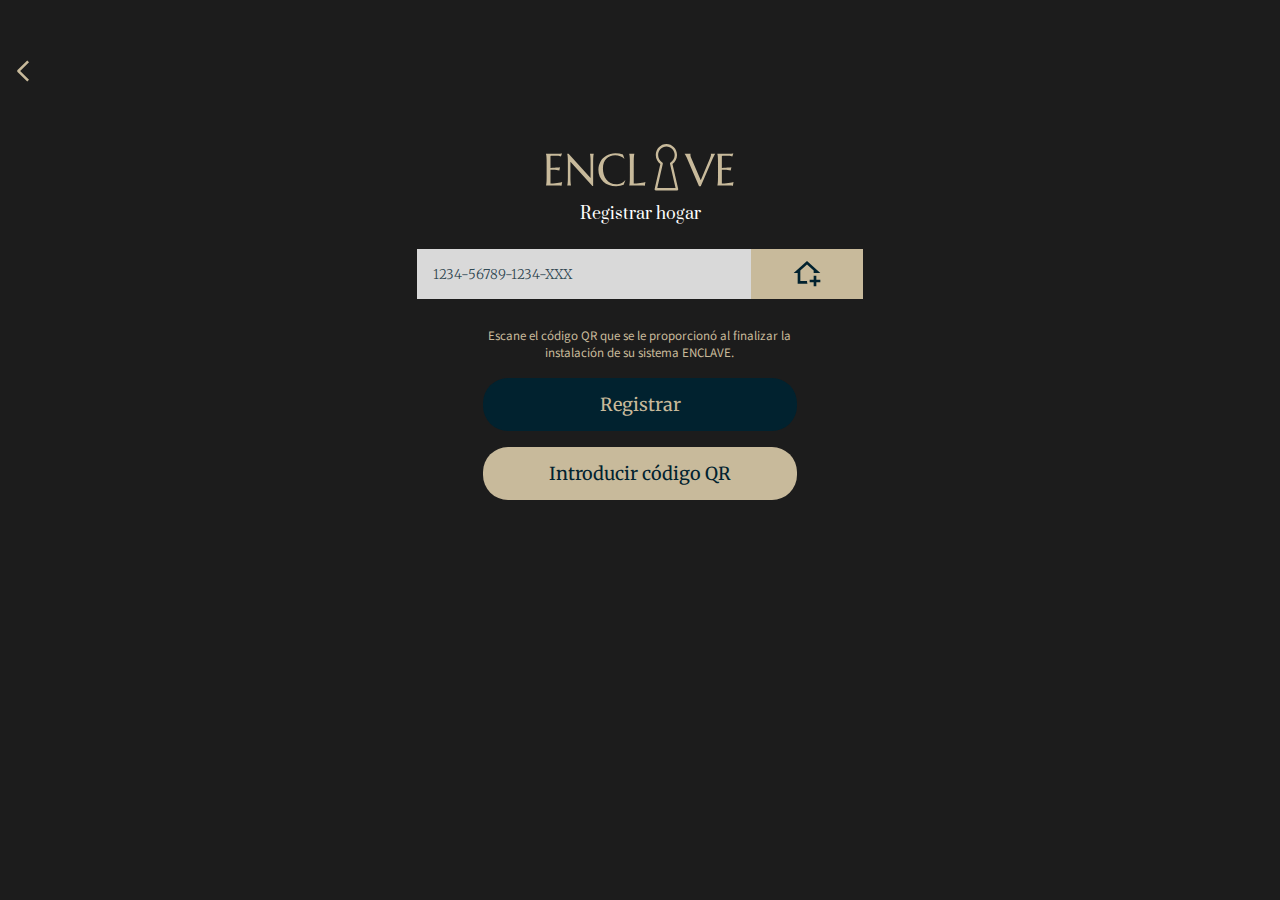
<file: manual_code_add.html>
<!DOCTYPE html>
<html lang="en">

<head>
    <style>
    </style>
    <meta charset="UTF-8">
    <meta name="viewport" content="width=device-width, initial-scale=1.0">
    <link rel="stylesheet" href="CSS/css.css">
    <script src="js/jquery-3.7.1.min.js"></script>
    <script src="js/jq.js"></script>
    <title>ENCLAVE - añadir hogar</title>
</head>

<body>
    <header class="header-login">
        <span class="back">
            <a href="properties.html">
                <svg width="15" height="30" viewBox="0 0 15 30" fill="none" xmlns="http://www.w3.org/2000/svg">
                    <path fill-rule="evenodd" clip-rule="evenodd"
                        d="M4.17875 15L13.0175 23.8387L11.25 25.6062L1.5275 15.8837C1.29316 15.6493 1.16151 15.3314 1.16151 15C1.16151 14.6685 1.29316 14.3506 1.5275 14.1162L11.25 4.39374L13.0175 6.16124L4.17875 15Z"
                        fill="#C8BA9B" />
                </svg>
            </a>
        </span>
    </header>
    <main class="add_house">
        <div class="header-dummy"></div>
        <div class="info">
            <span>
                <svg width="268" height="47" viewBox="0 0 268 67" fill="none" xmlns="http://www.w3.org/2000/svg">
                    <path
                        d="M186.831 66.2389C186.821 66.2389 186.807 66.2389 186.797 66.2389H156.492C155.977 66.2389 155.491 65.9947 155.172 65.5765C154.852 65.158 154.735 64.6126 154.856 64.093L162.998 28.5715C158.955 25.6553 156.492 20.8322 156.492 15.6883C156.492 7.03865 163.289 0 171.645 0C180 0 186.797 7.03865 186.797 15.6883C186.797 20.8322 184.334 25.6553 180.293 28.5715L188.361 63.767C188.46 63.9884 188.514 64.2361 188.514 64.4956C188.514 65.458 187.76 66.2389 186.831 66.2389ZM158.622 62.7525H184.669L176.743 28.1706C176.569 27.4212 176.894 26.6455 177.537 26.2585C181.17 24.0813 183.43 20.0319 183.43 15.6883C183.43 8.95972 178.142 3.48633 171.645 3.48633C165.148 3.48633 159.859 8.95972 159.859 15.6883C159.859 20.0319 162.119 24.0813 165.754 26.2585C166.397 26.6437 166.72 27.4212 166.548 28.1706L158.622 62.7525Z"
                        fill="#C8BA9B" />
                    <path
                        d="M0 14.0178C2.53317 14.0178 5.04609 14.0074 7.53875 13.9864C10.0517 13.9655 12.3518 13.9445 14.4391 13.9234C16.5265 13.8815 18.3098 13.8292 19.7893 13.7662C21.2685 13.7032 22.2718 13.6192 22.7986 13.5143L21.309 17.7003C20.6402 17.5114 19.8601 17.3436 18.9684 17.1966C18.1984 17.0709 17.256 16.9553 16.1414 16.8505C15.0471 16.7245 13.7805 16.6616 12.3417 16.6616C11.8553 16.6616 11.2676 16.6826 10.5786 16.7245C9.90979 16.7456 9.26131 16.7771 8.63308 16.819C7.90352 16.8609 7.16383 16.903 6.41401 16.9449V34.1292C8.50136 34.1083 10.386 34.0454 12.0681 33.9405C13.7501 33.8354 15.1788 33.7305 16.3542 33.6257C17.7323 33.4997 18.9482 33.353 20.0019 33.1851L19.0596 37.7487C17.6613 37.5598 16.2326 37.3815 14.7735 37.2137C13.517 37.0667 12.1491 36.9407 10.6697 36.8359C9.19039 36.7099 7.7718 36.6472 6.41401 36.6472V56.3807C8.80534 56.3807 11.0041 56.2758 13.0104 56.0661C15.0167 55.8561 16.7696 55.6149 18.2693 55.3422C20.0122 55.0484 21.603 54.7021 23.0419 54.3035L22.1602 59.4023C21.9172 59.3812 21.5523 59.3601 21.066 59.3393C20.5797 59.3182 20.0323 59.2971 19.4244 59.2763C18.8367 59.2552 18.2085 59.2344 17.5397 59.2133C16.8912 59.2133 16.2731 59.2029 15.6854 59.1819C15.0978 59.1819 14.5709 59.1715 14.1047 59.1504C13.6589 59.1504 13.3347 59.1504 13.132 59.1504H0V59.0244C0.12159 58.5839 0.233051 58.0382 0.334383 57.388C0.455973 56.7375 0.557306 55.9295 0.638358 54.9644C0.719433 53.9993 0.780228 52.8557 0.820742 51.5338C0.86128 50.1911 0.881537 48.6278 0.881537 46.8443V26.3554C0.881537 24.5719 0.86128 23.0193 0.820742 21.6974C0.780228 20.3545 0.719433 19.2004 0.638358 18.2353C0.557306 17.2491 0.455973 16.4308 0.334383 15.7805C0.233051 15.13 0.12159 14.5843 0 14.1438V14.0178ZM32.2221 14.0178L63.5321 48.5125V26.3554C63.5321 24.5719 63.512 23.0193 63.4713 21.6974C63.4308 20.3545 63.37 19.2004 63.289 18.2353C63.2079 17.2491 63.1066 16.4308 62.9849 15.7805C62.8837 15.13 62.7721 14.5843 62.6507 14.1438V14.0178H68.0614V14.1438C67.94 14.5843 67.8284 15.13 67.7271 15.7805C67.6258 16.4308 67.5346 17.2491 67.4534 18.2353C67.3725 19.2004 67.3117 20.3545 67.2712 21.6974C67.2305 23.0193 67.2104 24.5719 67.2104 26.3554V59.7798H66.1463L34.8364 25.3167V46.8443C34.8364 48.6278 34.8565 50.1911 34.897 51.5338C34.9377 52.8557 34.9985 53.9993 35.0794 54.9644C35.1606 55.9295 35.2518 56.7375 35.3531 57.388C35.4544 58.0382 35.5657 58.5839 35.6874 59.0244V59.1504H30.2767V59.0244C30.3981 58.5839 30.5096 58.0382 30.6109 57.388C30.7326 56.7375 30.8338 55.9295 30.915 54.9644C30.996 53.9993 31.0568 52.8557 31.0972 51.5338C31.1379 50.1911 31.1581 48.6278 31.1581 46.8443V26.3554C31.1581 24.5719 31.1379 23.0193 31.0972 21.6974C31.0568 20.3545 30.996 19.2004 30.915 18.2353C30.8338 17.2491 30.7326 16.4308 30.6109 15.7805C30.5096 15.13 30.3981 14.5843 30.2767 14.1438V14.0178H32.2221ZM111.804 20.942L111.531 21.0679C109.95 19.5572 108.045 18.3506 105.816 17.4484C103.607 16.5463 101.175 16.0951 98.5203 16.0951C95.9669 16.0951 93.6264 16.5148 91.4984 17.354C89.3705 18.1723 87.5366 19.3683 85.9965 20.942C84.4765 22.5157 83.291 24.446 82.4398 26.733C81.5885 29.0202 81.163 31.6218 81.163 34.5385C81.163 37.7487 81.5684 40.7491 82.379 43.5396C83.1897 46.3093 84.3953 48.7118 85.9965 50.7472C87.5974 52.7823 89.5934 54.3875 91.9847 55.5624C94.3964 56.7164 97.2032 57.2935 100.405 57.2935C101.56 57.2935 102.715 57.1676 103.87 56.9157C105.026 56.6641 106.13 56.2969 107.184 55.8142C108.258 55.3107 109.261 54.7128 110.193 54.0203C111.146 53.3069 112.007 52.4992 112.777 51.5968L113.112 51.8172L110.68 58.2376C109.16 58.8462 107.478 59.3078 105.634 59.6224C103.81 59.9581 101.965 60.1262 100.101 60.1262C96.3519 60.1262 92.9171 59.5701 89.7962 58.458C86.6956 57.325 84.0206 55.7302 81.771 53.674C79.5418 51.6178 77.7991 49.1524 76.5425 46.2778C75.3065 43.3822 74.6883 40.172 74.6883 36.6472C74.6883 34.6537 74.9315 32.692 75.4178 30.7615C75.9245 28.8313 76.6541 26.9953 77.6066 25.2537C78.5589 23.5124 79.7343 21.9175 81.1326 20.47C82.531 19.0011 84.1219 17.7318 85.9052 16.6616C87.7087 15.5916 89.6846 14.7628 91.8329 14.1753C94.0013 13.5669 96.3419 13.2625 98.8549 13.2625C102.766 13.2625 106.394 13.8815 109.737 15.1196L111.804 20.942ZM125.088 56.3807C127.48 56.3807 129.678 56.2758 131.685 56.0661C133.691 55.8561 135.444 55.6149 136.944 55.3422C138.687 55.0484 140.277 54.7021 141.716 54.3035L140.835 59.4023C140.591 59.3812 140.227 59.3601 139.74 59.3393C139.254 59.3182 138.707 59.2971 138.099 59.2763C137.511 59.2552 136.883 59.2344 136.214 59.2133C135.566 59.2133 134.948 59.2029 134.36 59.1819C133.772 59.1819 133.245 59.1715 132.779 59.1504C132.333 59.1504 132.009 59.1504 131.806 59.1504H118.674V59.0244C118.796 58.5839 118.908 58.0382 119.009 57.388C119.13 56.7375 119.232 55.9295 119.313 54.9644C119.394 53.9993 119.455 52.8557 119.495 51.5338C119.536 50.1911 119.556 48.6278 119.556 46.8443V26.3554C119.556 24.5719 119.536 23.0193 119.495 21.6974C119.455 20.3545 119.394 19.2004 119.313 18.2353C119.232 17.2491 119.13 16.4308 119.009 15.7805C118.908 15.13 118.796 14.5843 118.674 14.1438V14.0178H125.97V14.1438C125.848 14.5843 125.727 15.13 125.605 15.7805C125.504 16.4308 125.413 17.2491 125.332 18.2353C125.271 19.2004 125.21 20.3545 125.149 21.6974C125.109 23.0193 125.088 24.5719 125.088 26.3554V56.3807ZM206.039 14.0178V14.1438C205.998 14.2486 205.968 14.4061 205.948 14.6158C205.927 14.8258 205.917 15.0144 205.917 15.1823C205.917 15.8328 205.998 16.5567 206.16 17.354C206.343 18.1304 206.677 19.106 207.163 20.2811L220.63 51.7227L233.64 20.533C233.944 19.7565 234.269 18.9067 234.613 17.9834C234.957 17.0602 235.131 16.1266 235.131 15.1823C235.131 14.9306 235.109 14.7209 235.069 14.5528C235.029 14.3642 234.988 14.2278 234.947 14.1438V14.0178H241.179V14.1438C240.793 14.5424 240.329 15.2559 239.781 16.284C239.235 17.3121 238.636 18.5814 237.987 20.0922L220.569 60.1262H218.137L201.631 21.6344C201.246 20.7323 200.841 19.8614 200.415 19.0222C200.01 18.1827 199.625 17.4274 199.26 16.756C198.895 16.0636 198.571 15.4867 198.287 15.0251C198.004 14.5635 197.811 14.2697 197.71 14.1438V14.0178H206.039ZM244.28 14.0178C246.813 14.0178 249.325 14.0074 251.817 13.9864C254.332 13.9655 256.63 13.9445 258.718 13.9234C260.806 13.8815 262.59 13.8292 264.07 13.7662C265.547 13.7032 266.55 13.6192 267.077 13.5143L265.588 17.7003C264.92 17.5114 264.139 17.3436 263.248 17.1966C262.477 17.0709 261.536 16.9553 260.421 16.8505C259.326 16.7245 258.06 16.6616 256.621 16.6616C256.135 16.6616 255.548 16.6826 254.858 16.7245C254.19 16.7456 253.541 16.7771 252.912 16.819C252.184 16.8609 251.444 16.903 250.694 16.9449V34.1292C252.78 34.1083 254.667 34.0454 256.348 33.9405C258.029 33.8354 259.458 33.7305 260.634 33.6257C262.013 33.4997 263.227 33.353 264.28 33.1851L263.339 37.7487C261.941 37.5598 260.512 37.3815 259.053 37.2137C257.796 37.0667 256.429 36.9407 254.949 36.8359C253.47 36.7099 252.052 36.6472 250.694 36.6472V56.3807C253.084 56.3807 255.285 56.2758 257.291 56.0661C259.295 55.8561 261.05 55.6149 262.549 55.3422C264.292 55.0484 265.882 54.7021 267.321 54.3035L266.44 59.4023C266.196 59.3812 265.832 59.3601 265.346 59.3393C264.86 59.3182 264.312 59.2971 263.703 59.2763C263.117 59.2552 262.487 59.2344 261.819 59.2133C261.17 59.2133 260.552 59.2029 259.966 59.1819C259.377 59.1819 258.85 59.1715 258.385 59.1504C257.938 59.1504 257.614 59.1504 257.411 59.1504H244.28V59.0244C244.402 58.5839 244.512 58.0382 244.615 57.388C244.735 56.7375 244.838 55.9295 244.919 54.9644C244.998 53.9993 245.06 52.8557 245.101 51.5338C245.142 50.1911 245.161 48.6278 245.161 46.8443V26.3554C245.161 24.5719 245.142 23.0193 245.101 21.6974C245.06 20.3545 244.998 19.2004 244.919 18.2353C244.838 17.2491 244.735 16.4308 244.615 15.7805C244.512 15.13 244.402 14.5843 244.28 14.1438V14.0178Z"
                        fill="#C8BA9B" />
                </svg>
            </span>
            <span class="subtitles">
                Registrar hogar
            </span>
        </div>
        <div class="code">
            <form id="add_home">
                <p class="input-txt">
                    <input class="txt-input" type="text" id="add_code" name="add_code" placeholder="1234-56789-1234-XXX"
                        pattern="^\d{4}-\d{5}-\d{4}-[A-Za-z]{3}$" required>
                    <span>
                        <svg width="28" height="26" viewBox="0 0 28 26" fill="none" xmlns="http://www.w3.org/2000/svg">
                            <path
                                d="M20.667 14.6667H23.3337V18.6667H27.3337V21.3333H23.3337V25.3333H20.667V21.3333H16.667V18.6667H20.667V14.6667ZM4.66699 22.6667V12H0.666992L14.0003 0L27.3337 12H20.667V9.58667L14.0003 3.58667L7.33366 9.58667V20H14.0003C14.0003 20.9333 14.1603 21.8267 14.4537 22.6667H4.66699Z"
                                fill="#01222F" />
                        </svg>
                    </span>
                </p>
                <span class="resaltar text">Escane el código QR que se le proporcionó al finalizar la instalación de su
                    sistema ENCLAVE.</span>
                <button id="registrar" class="txt-botones">Registrar</button>
                <button id="manual" class="txt-botones" onclick="window.location.href='qr_code_add.html';">
                    Introducir código QR
                </button>
            </form>
        </div>
    </main>
</body>

</html>
</file>
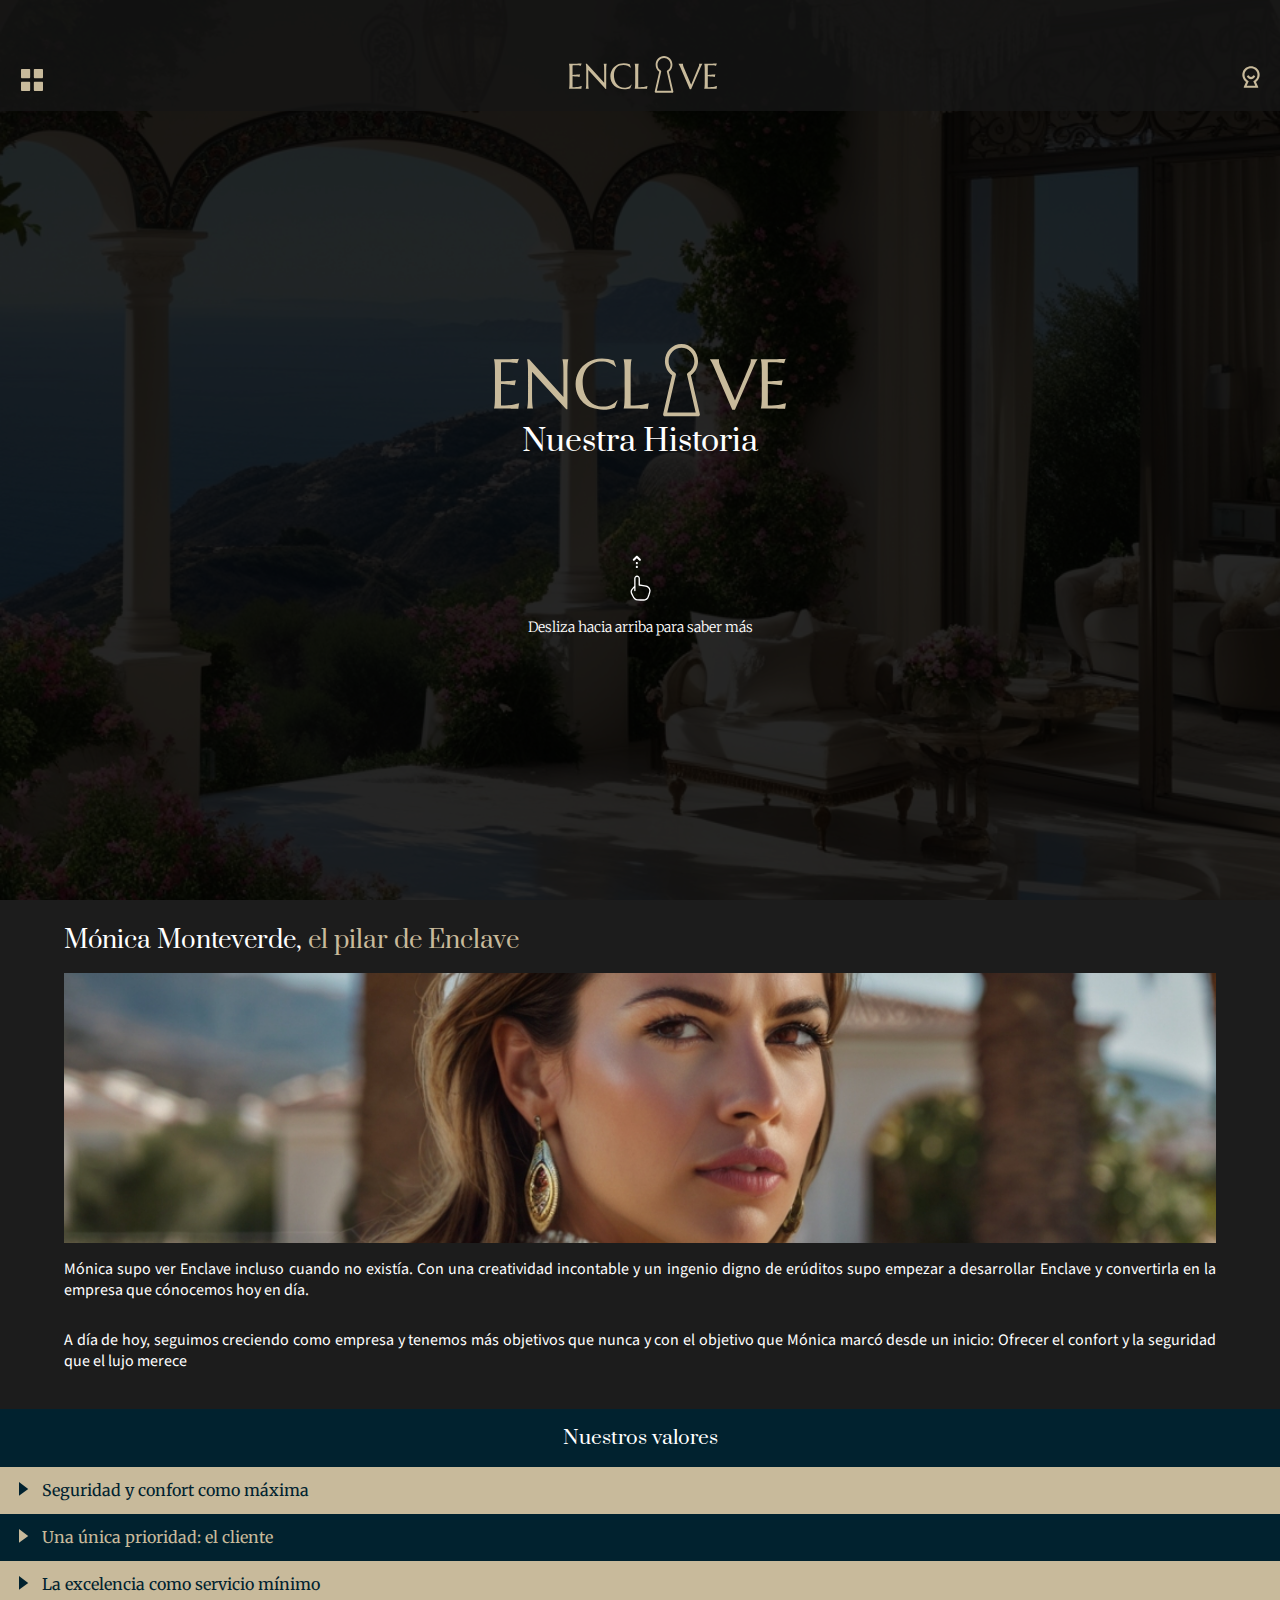
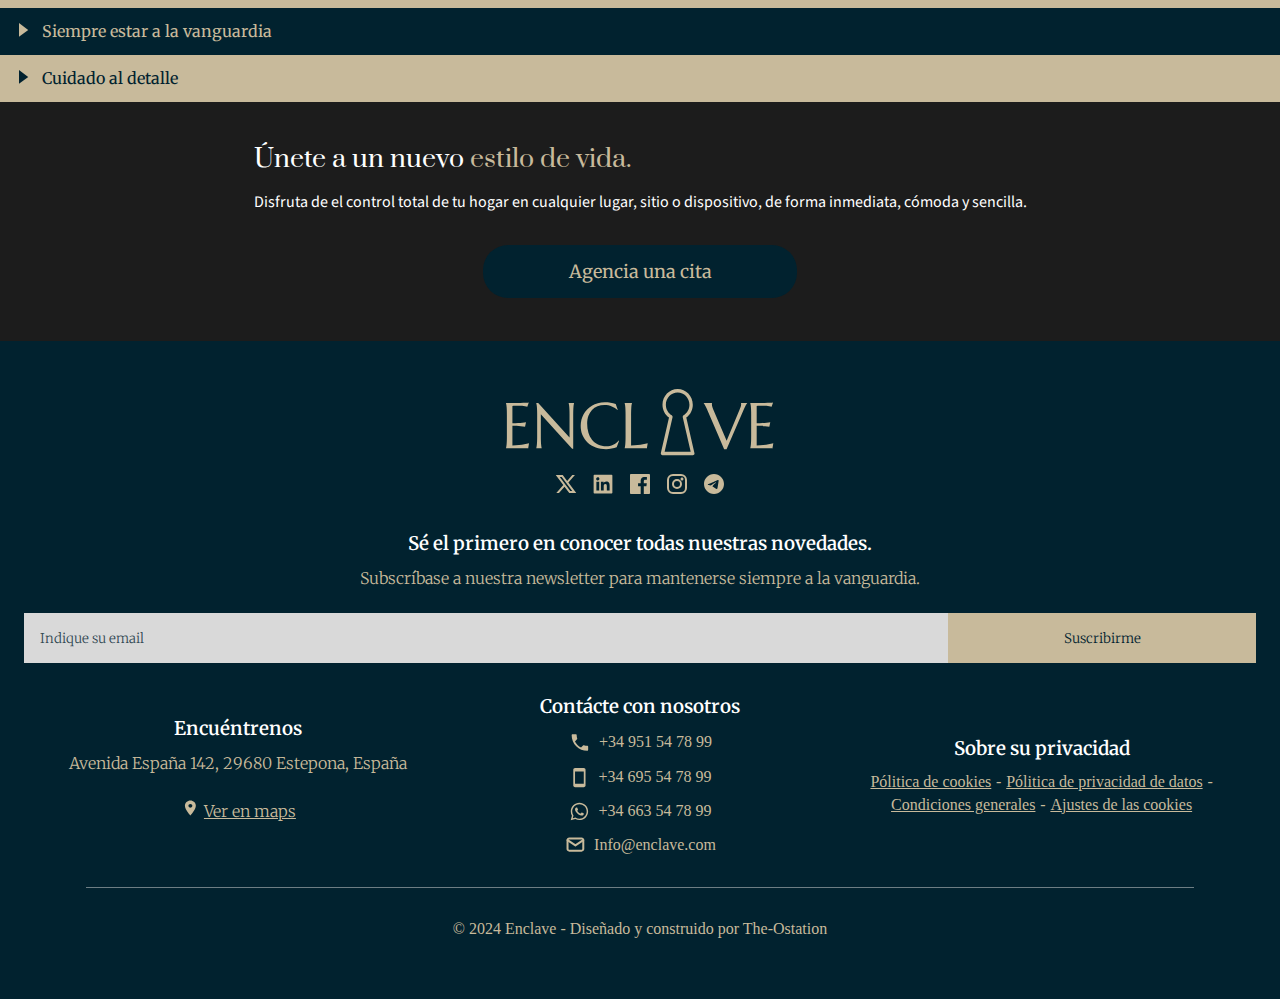
<file: our-history.html>
<!DOCTYPE html>
<html lang="es">

<head>
    <style>
    </style>
    <meta charset="UTF-8">
    <meta name="viewport" content="width=device-width, initial-scale=1.0">
    <link rel="stylesheet" href="CSS/css.css">
    <script src="js/jquery-3.7.1.min.js"></script>
    <script src="js/jq.js"></script>
    <title>ENCLAVE - Nuestra historia</title>
</head>

<body>
    <header class="default">
        <span class="menu" onclick="toggleMenu()">
            <svg width="32" height="32" viewBox="0 0 32 32" fill="none" xmlns="http://www.w3.org/2000/svg">
                <path
                    d="M5.91674 14.1656C5.67361 14.1656 5.44043 14.069 5.26851 13.8971C5.09659 13.7252 5 13.492 5 13.2489V5.91674C5 5.67361 5.09659 5.44043 5.26851 5.26851C5.44043 5.09659 5.67361 5 5.91674 5H13.2507C13.4938 5 13.727 5.09659 13.8989 5.26851C14.0708 5.44043 14.1674 5.67361 14.1674 5.91674V13.2489C14.1674 13.492 14.0708 13.7252 13.8989 13.8971C13.727 14.069 13.4938 14.1656 13.2507 14.1656H5.91674ZM18.7511 14.1656C18.508 14.1656 18.2748 14.069 18.1029 13.8971C17.931 13.7252 17.8344 13.492 17.8344 13.2489V5.91674C17.8344 5.67361 17.931 5.44043 18.1029 5.26851C18.2748 5.09659 18.508 5 18.7511 5H26.0833C26.3264 5 26.5596 5.09659 26.7315 5.26851C26.9034 5.44043 27 5.67361 27 5.91674V13.2489C27 13.492 26.9034 13.7252 26.7315 13.8971C26.5596 14.069 26.3264 14.1656 26.0833 14.1656H18.7511ZM5.91674 27C5.67361 27 5.44043 26.9034 5.26851 26.7315C5.09659 26.5596 5 26.3264 5 26.0833V18.7493C5 18.5062 5.09659 18.273 5.26851 18.1011C5.44043 17.9292 5.67361 17.8326 5.91674 17.8326H13.2507C13.4938 17.8326 13.727 17.9292 13.8989 18.1011C14.0708 18.273 14.1674 18.5062 14.1674 18.7493V26.0833C14.1674 26.3264 14.0708 26.5596 13.8989 26.7315C13.727 26.9034 13.4938 27 13.2507 27H5.91674ZM18.7511 27C18.508 27 18.2748 26.9034 18.1029 26.7315C17.931 26.5596 17.8344 26.3264 17.8344 26.0833V18.7493C17.8344 18.5062 17.931 18.273 18.1029 18.1011C18.2748 17.9292 18.508 17.8326 18.7511 17.8326H26.0833C26.3264 17.8326 26.5596 17.9292 26.7315 18.1011C26.9034 18.273 27 18.5062 27 18.7493V26.0833C27 26.3264 26.9034 26.5596 26.7315 26.7315C26.5596 26.9034 26.3264 27 26.0833 27H18.7511Z"
                    fill="#C8BA9B" />
            </svg>
        </span>
        <span class="logo">
            <svg width="148" height="37" viewBox="0 0 148 37" fill="none" xmlns="http://www.w3.org/2000/svg">
                <path
                    d="M103.437 36.6726C103.431 36.6726 103.424 36.6726 103.418 36.6726H86.6404C86.3551 36.6726 86.0857 36.5374 85.9096 36.3058C85.7325 36.0741 85.6672 35.7722 85.7343 35.4845L90.242 15.8183C88.004 14.2038 86.6404 11.5336 86.6404 8.68567C86.6404 3.89688 90.4033 0 95.0293 0C99.6553 0 103.418 3.89688 103.418 8.68567C103.418 11.5336 102.055 14.2038 99.8176 15.8183L104.284 35.304C104.339 35.4266 104.369 35.5637 104.369 35.7074C104.369 36.2402 103.951 36.6726 103.437 36.6726ZM87.8194 34.7424H102.24L97.8518 15.5964C97.7557 15.1815 97.9355 14.752 98.2916 14.5378C100.303 13.3324 101.554 11.0905 101.554 8.68567C101.554 4.96046 98.6263 1.93017 95.0293 1.93017C91.4323 1.93017 88.5045 4.96046 88.5045 8.68567C88.5045 11.0905 89.7554 13.3324 91.7679 14.5378C92.124 14.7511 92.303 15.1815 92.2078 15.5964L87.8194 34.7424Z"
                    fill="#C8BA9B" />
                <path
                    d="M0 7.7608C1.40247 7.7608 2.79372 7.75504 4.17376 7.74337C5.56501 7.73184 6.83845 7.72018 7.99408 7.70851C9.14973 7.68531 10.1371 7.65635 10.9561 7.62149C11.7751 7.58663 12.3306 7.5401 12.6222 7.48204L11.7975 9.79957C11.4273 9.69498 10.9954 9.60206 10.5017 9.52067C10.0754 9.45109 9.55364 9.38712 8.93655 9.32907C8.33068 9.25934 7.62945 9.22448 6.83284 9.22448C6.56356 9.22448 6.23819 9.23614 5.85672 9.25934C5.48647 9.27101 5.12744 9.28844 4.77962 9.31163C4.37571 9.33483 3.96619 9.35816 3.55106 9.38136V18.8953C4.7067 18.8837 5.75013 18.8489 6.68138 18.7908C7.61261 18.7326 8.4036 18.6745 9.05436 18.6165C9.8173 18.5468 10.4905 18.4655 11.0739 18.3726L10.5522 20.8992C9.77803 20.7946 8.98704 20.6959 8.17921 20.603C7.48358 20.5216 6.72625 20.4518 5.9072 20.3938C5.08817 20.3241 4.30278 20.2893 3.55106 20.2893V31.2146C4.87499 31.2146 6.09233 31.1566 7.20309 31.0404C8.31384 30.9242 9.28436 30.7906 10.1146 30.6397C11.0796 30.477 11.9603 30.2853 12.7569 30.0646L12.2688 32.8875C12.1342 32.8758 11.9322 32.8641 11.663 32.8526C11.3937 32.8409 11.0907 32.8293 10.7541 32.8177C10.4288 32.8061 10.081 32.7945 9.71071 32.7829C9.35168 32.7829 9.00947 32.7771 8.6841 32.7654C8.35873 32.7654 8.06702 32.7597 7.80895 32.748C7.56213 32.748 7.38261 32.748 7.2704 32.748H0V32.6783C0.067317 32.4344 0.129026 32.1323 0.185128 31.7723C0.252445 31.4121 0.308547 30.9648 0.353421 30.4305C0.398308 29.8962 0.431966 29.263 0.454396 28.5312C0.47684 27.7878 0.488055 26.9223 0.488055 25.9349V14.5914C0.488055 13.604 0.47684 12.7444 0.454396 12.0125C0.431966 11.269 0.398308 10.6301 0.353421 10.0958C0.308547 9.54977 0.252445 9.0967 0.185128 8.73668C0.129026 8.37652 0.067317 8.07443 0 7.83053V7.7608ZM17.8395 7.7608L35.1739 26.8584V14.5914C35.1739 13.604 35.1628 12.7444 35.1403 12.0125C35.1179 11.269 35.0842 10.6301 35.0394 10.0958C34.9944 9.54977 34.9384 9.0967 34.871 8.73668C34.815 8.37652 34.7532 8.07443 34.686 7.83053V7.7608H37.6816V7.83053C37.6143 8.07443 37.5526 8.37652 37.4965 8.73668C37.4404 9.0967 37.3899 9.54977 37.345 10.0958C37.3002 10.6301 37.2665 11.269 37.2441 12.0125C37.2216 12.7444 37.2104 13.604 37.2104 14.5914V33.0965H36.6213L19.2868 14.0163V25.9349C19.2868 26.9223 19.298 27.7878 19.3204 28.5312C19.3429 29.263 19.3766 29.8962 19.4214 30.4305C19.4663 30.9648 19.5168 31.4121 19.5729 31.7723C19.629 32.1323 19.6906 32.4344 19.758 32.6783V32.748H16.7624V32.6783C16.8296 32.4344 16.8914 32.1323 16.9475 31.7723C17.0148 31.4121 17.0709 30.9648 17.1158 30.4305C17.1606 29.8962 17.1943 29.263 17.2167 28.5312C17.2392 27.7878 17.2504 26.9223 17.2504 25.9349V14.5914C17.2504 13.604 17.2392 12.7444 17.2167 12.0125C17.1943 11.269 17.1606 10.6301 17.1158 10.0958C17.0709 9.54977 17.0148 9.0967 16.9475 8.73668C16.8914 8.37652 16.8296 8.07443 16.7624 7.83053V7.7608H17.8395ZM61.8995 11.5943L61.748 11.664C60.8729 10.8276 59.8182 10.1596 58.584 9.66012C57.3611 9.16065 56.0148 8.91085 54.5449 8.91085C53.1312 8.91085 51.8354 9.14322 50.6572 9.60783C49.4791 10.0609 48.4638 10.723 47.6111 11.5943C46.7696 12.4656 46.1133 13.5342 45.642 14.8004C45.1707 16.0667 44.9352 17.5071 44.9352 19.1219C44.9352 20.8992 45.1596 22.5603 45.6083 24.1053C46.0572 25.6387 46.7247 26.9688 47.6111 28.0957C48.4975 29.2224 49.6025 30.1111 50.9265 30.7615C52.2617 31.4005 53.8156 31.72 55.5883 31.72C56.2279 31.72 56.8674 31.6503 57.5069 31.5108C58.1464 31.3715 58.7579 31.1682 59.3414 30.901C59.9361 30.6222 60.4914 30.2912 61.0075 29.9078C61.5348 29.5128 62.0116 29.0656 62.438 28.566L62.6232 28.688L61.2768 32.2426C60.4353 32.5796 59.504 32.8352 58.483 33.0093C57.4732 33.1952 56.4522 33.2882 55.4201 33.2882C53.3444 33.2882 51.4427 32.9804 49.7148 32.3647C47.9982 31.7374 46.5172 30.8545 45.2718 29.7161C44.0376 28.5777 43.0727 27.2127 42.377 25.6212C41.6927 24.0181 41.3505 22.2408 41.3505 20.2893C41.3505 19.1857 41.4851 18.0996 41.7544 17.0308C42.0349 15.9621 42.4388 14.9456 42.9662 13.9814C43.4934 13.0174 44.1441 12.1344 44.9183 11.333C45.6925 10.5197 46.5733 9.817 47.5606 9.22448C48.5591 8.63209 49.6531 8.17325 50.8424 7.84796C52.043 7.51114 53.3388 7.34259 54.7301 7.34259C56.8954 7.34259 58.9038 7.68531 60.7551 8.37076L61.8995 11.5943ZM69.254 31.2146C70.5779 31.2146 71.7953 31.1566 72.906 31.0404C74.0168 30.9242 74.9873 30.7906 75.8176 30.6397C76.7825 30.477 77.6633 30.2853 78.4599 30.0646L77.9718 32.8875C77.8371 32.8758 77.6352 32.8641 77.366 32.8526C77.0967 32.8409 76.7937 32.8293 76.4571 32.8177C76.1318 32.8061 75.7839 32.7945 75.4137 32.7829C75.0547 32.7829 74.7125 32.7771 74.3871 32.7654C74.0618 32.7654 73.77 32.7597 73.512 32.748C73.2652 32.748 73.0855 32.748 72.9734 32.748H65.7029V32.6783C65.7703 32.4344 65.8321 32.1323 65.8881 31.7723C65.9555 31.4121 66.0116 30.9648 66.0564 30.4305C66.1013 29.8962 66.135 29.263 66.1574 28.5312C66.1798 27.7878 66.1911 26.9223 66.1911 25.9349V14.5914C66.1911 13.604 66.1798 12.7444 66.1574 12.0125C66.135 11.269 66.1013 10.6301 66.0564 10.0958C66.0116 9.54977 65.9555 9.0967 65.8881 8.73668C65.8321 8.37652 65.7703 8.07443 65.7029 7.83053V7.7608H69.7421V7.83053C69.6748 8.07443 69.6074 8.37652 69.5402 8.73668C69.484 9.0967 69.4336 9.54977 69.3887 10.0958C69.355 10.6301 69.3213 11.269 69.2877 12.0125C69.2653 12.7444 69.254 13.604 69.254 14.5914V31.2146ZM114.071 7.7608V7.83053C114.049 7.88859 114.032 7.97574 114.021 8.09186C114.01 8.20811 114.004 8.31256 114.004 8.40548C114.004 8.76564 114.049 9.16642 114.139 9.60783C114.24 10.0377 114.425 10.5778 114.694 11.2284L122.15 28.6357L129.353 11.3678C129.521 10.938 129.701 10.4675 129.891 9.95632C130.082 9.44518 130.178 8.92828 130.178 8.40548C130.178 8.26617 130.166 8.15006 130.144 8.057C130.121 7.95255 130.099 7.87706 130.076 7.83053V7.7608H133.526V7.83053C133.313 8.05123 133.056 8.44625 132.752 9.01544C132.45 9.58463 132.119 10.2874 131.759 11.1238L122.116 33.2882H120.77L111.631 11.9777C111.418 11.4782 111.194 10.996 110.958 10.5314C110.734 10.0667 110.52 9.64846 110.318 9.27677C110.117 8.89342 109.937 8.57403 109.78 8.31846C109.623 8.0629 109.516 7.90025 109.46 7.83053V7.7608H114.071ZM135.243 7.7608C136.646 7.7608 138.036 7.75504 139.416 7.74337C140.808 7.73184 142.081 7.72018 143.237 7.70851C144.393 7.68531 145.38 7.65635 146.2 7.62149C147.018 7.58663 147.573 7.5401 147.865 7.48204L147.04 9.79957C146.67 9.69498 146.238 9.60206 145.745 9.52067C145.318 9.45109 144.797 9.38712 144.179 9.32907C143.574 9.25934 142.872 9.22448 142.076 9.22448C141.807 9.22448 141.482 9.23614 141.1 9.25934C140.73 9.27101 140.371 9.28844 140.022 9.31163C139.619 9.33483 139.21 9.35816 138.795 9.38136V18.8953C139.949 18.8837 140.994 18.8489 141.924 18.7908C142.855 18.7326 143.647 18.6745 144.297 18.6165C145.061 18.5468 145.733 18.4655 146.316 18.3726L145.795 20.8992C145.021 20.7946 144.23 20.6959 143.422 20.603C142.727 20.5216 141.97 20.4518 141.15 20.3938C140.331 20.3241 139.546 20.2893 138.795 20.2893V31.2146C140.118 31.2146 141.336 31.1566 142.447 31.0404C143.556 30.9242 144.528 30.7906 145.358 30.6397C146.323 30.477 147.203 30.2853 148 30.0646L147.512 32.8875C147.377 32.8758 147.175 32.8641 146.906 32.8526C146.637 32.8409 146.334 32.8293 145.997 32.8177C145.672 32.8061 145.323 32.7945 144.954 32.7829C144.594 32.7829 144.252 32.7771 143.928 32.7654C143.601 32.7654 143.31 32.7597 143.053 32.748C142.805 32.748 142.626 32.748 142.513 32.748H135.243V32.6783C135.311 32.4344 135.372 32.1323 135.429 31.7723C135.495 31.4121 135.552 30.9648 135.597 30.4305C135.641 29.8962 135.675 29.263 135.698 28.5312C135.72 27.7878 135.731 26.9223 135.731 25.9349V14.5914C135.731 13.604 135.72 12.7444 135.698 12.0125C135.675 11.269 135.641 10.6301 135.597 10.0958C135.552 9.54977 135.495 9.0967 135.429 8.73668C135.372 8.37652 135.311 8.07443 135.243 7.83053V7.7608Z"
                    fill="#C8BA9B" />
            </svg>
        </span>
        <span class="user">
            <a href="login.html">
                <svg width="26" height="26" viewBox="0 0 26 26" fill="none" xmlns="http://www.w3.org/2000/svg">
                    <path
                        d="M8.00594 17.9173C6.5017 16.8565 5.37425 15.3443 4.78696 13.5999C4.19967 11.8554 4.18304 9.96925 4.73947 8.2147C5.29591 6.46015 6.39651 4.92833 7.88181 3.84117C9.36712 2.754 11.16 2.16797 13.0007 2.16797C14.8413 2.16797 16.6342 2.754 18.1195 3.84117C19.6048 4.92833 20.7054 6.46015 21.2618 8.2147C21.8183 9.96925 21.8016 11.8554 21.2143 13.5999C20.6271 15.3443 19.4996 16.8565 17.9954 17.9173L20.2519 23.074C20.2882 23.1565 20.3032 23.2468 20.2958 23.3366C20.2883 23.4265 20.2585 23.513 20.2091 23.5884C20.1598 23.6638 20.0923 23.7258 20.013 23.7685C19.9336 23.8113 19.8448 23.8336 19.7547 23.8334H6.24553C6.15552 23.8335 6.0669 23.8112 5.98767 23.7685C5.90844 23.7258 5.84111 23.664 5.79175 23.5887C5.7424 23.5135 5.71257 23.4271 5.70498 23.3374C5.69739 23.2477 5.71227 23.1575 5.74828 23.075L8.00594 17.9173ZM15.3022 17.1665L16.7452 16.1471C17.8737 15.3517 18.7197 14.2177 19.1605 12.9093C19.6013 11.6009 19.614 10.1861 19.1968 8.87C18.7796 7.55388 17.9542 6.40479 16.8401 5.58925C15.7261 4.77371 14.3813 4.33408 13.0007 4.33408C11.62 4.33408 10.2752 4.77371 9.16115 5.58925C8.04711 6.40479 7.22168 7.55388 6.80449 8.87C6.3873 10.1861 6.40003 11.6009 6.84082 12.9093C7.28161 14.2177 8.12757 15.3517 9.25611 16.1471L10.698 17.1665L8.72961 21.6667H17.2706L15.3022 17.1665ZM8.79569 11.8842L10.8974 11.3588C11.014 11.8283 11.2844 12.2452 11.6655 12.5432C12.0465 12.8412 12.5164 13.0031 13.0001 13.0031C13.4839 13.0031 13.9537 12.8412 14.3348 12.5432C14.7158 12.2452 14.9862 11.8283 15.1029 11.3588L17.2045 11.8842C16.9688 12.8207 16.4272 13.6518 15.6656 14.2455C14.9039 14.8392 13.9658 15.1617 13.0001 15.1617C12.0344 15.1617 11.0963 14.8392 10.3346 14.2455C9.57299 13.6518 9.03137 12.8207 8.79569 11.8842Z"
                        fill="#C8BA9B" />
                </svg>
            </a>
        </span>
    </header>
    <main>
        <div id="contenedor-menu" class="menu-lateral">
            <header class="menu">
                <span class="menu-menu">
                    <a href="javascript:void(0);" onclick="toggleMenu()">
                        <svg width="32" height="32" viewBox="0 0 32 32" fill="none" xmlns="http://www.w3.org/2000/svg">
                            <path
                                d="M5.91674 14.1656C5.67361 14.1656 5.44043 14.069 5.26851 13.8971C5.09659 13.7252 5 13.492 5 13.2489V5.91674C5 5.67361 5.09659 5.44043 5.26851 5.26851C5.44043 5.09659 5.67361 5 5.91674 5H13.2507C13.4938 5 13.727 5.09659 13.8989 5.26851C14.0708 5.44043 14.1674 5.67361 14.1674 5.91674V13.2489C14.1674 13.492 14.0708 13.7252 13.8989 13.8971C13.727 14.069 13.4938 14.1656 13.2507 14.1656H5.91674ZM18.7511 14.1656C18.508 14.1656 18.2748 14.069 18.1029 13.8971C17.931 13.7252 17.8344 13.492 17.8344 13.2489V5.91674C17.8344 5.67361 17.931 5.44043 18.1029 5.26851C18.2748 5.09659 18.508 5 18.7511 5H26.0833C26.3264 5 26.5596 5.09659 26.7315 5.26851C26.9034 5.44043 27 5.67361 27 5.91674V13.2489C27 13.492 26.9034 13.7252 26.7315 13.8971C26.5596 14.069 26.3264 14.1656 26.0833 14.1656H18.7511ZM5.91674 27C5.67361 27 5.44043 26.9034 5.26851 26.7315C5.09659 26.5596 5 26.3264 5 26.0833V18.7493C5 18.5062 5.09659 18.273 5.26851 18.1011C5.44043 17.9292 5.67361 17.8326 5.91674 17.8326H13.2507C13.4938 17.8326 13.727 17.9292 13.8989 18.1011C14.0708 18.273 14.1674 18.5062 14.1674 18.7493V26.0833C14.1674 26.3264 14.0708 26.5596 13.8989 26.7315C13.727 26.9034 13.4938 27 13.2507 27H5.91674ZM18.7511 27C18.508 27 18.2748 26.9034 18.1029 26.7315C17.931 26.5596 17.8344 26.3264 17.8344 26.0833V18.7493C17.8344 18.5062 17.931 18.273 18.1029 18.1011C18.2748 17.9292 18.508 17.8326 18.7511 17.8326H26.0833C26.3264 17.8326 26.5596 17.9292 26.7315 18.1011C26.9034 18.273 27 18.5062 27 18.7493V26.0833C27 26.3264 26.9034 26.5596 26.7315 26.7315C26.5596 26.9034 26.3264 27 26.0833 27H18.7511Z"
                                fill="#C8BA9B" />
                            <path
                                d="M26.6663 9.21337L22.7863 5.33337L15.9997 12.12L9.21301 5.33337L5.33301 9.21337L12.1197 16L5.33301 22.7867L9.21301 26.6667L15.9997 19.88L22.7863 26.6667L26.6663 22.7867L19.8797 16L26.6663 9.21337Z"
                                fill="#C8BA9B" />
                        </svg>
                    </a>
                </span>
            </header>
            <div id="separador"></div>
            <div class="menu">
                <nav>
                    <a href="index.html" class="resaltar encabezado">INICIO</a>
                    <a href="about_us.html" class="resaltar encabezado">SOBRE NOSOSTROS</a>
                    <a href="testimonials.html" class="resaltar encabezado">TESTIMONIALS</a>
                    <a href="cita.html" class="resaltar encabezado">AGENDA UNA CITA</a>
                </nav>
            </div>
        </div>

        <div class="portada our-history">
            <div>
                <div>
                    <svg width="292" height="73" viewBox="0 0 292 73" fill="none" xmlns="http://www.w3.org/2000/svg">
                        <path
                            d="M204.078 72.354C204.067 72.354 204.052 72.354 204.041 72.354H170.939C170.376 72.354 169.845 72.0872 169.497 71.6304C169.148 71.1733 169.019 70.5775 169.152 70.0099L178.045 31.2092C173.63 28.0238 170.939 22.7554 170.939 17.1366C170.939 7.68845 178.363 0 187.49 0C196.617 0 204.041 7.68845 204.041 17.1366C204.041 22.7554 201.351 28.0238 196.937 31.2092L205.75 69.6538C205.858 69.8957 205.917 70.1662 205.917 70.4497C205.917 71.501 205.093 72.354 204.078 72.354ZM173.265 68.5457H201.717L193.059 30.7713C192.869 29.9527 193.224 29.1053 193.927 28.6826C197.896 26.3045 200.364 21.8813 200.364 17.1366C200.364 9.78686 194.587 3.80818 187.49 3.80818C180.393 3.80818 174.617 9.78686 174.617 17.1366C174.617 21.8813 177.085 26.3045 181.056 28.6826C181.758 29.1034 182.111 29.9527 181.924 30.7713L173.265 68.5457Z"
                            fill="#C8BA9B" />
                        <path
                            d="M0 15.3119C2.76703 15.3119 5.51193 15.3005 8.23471 15.2775C10.9796 15.2547 13.4921 15.2317 15.7721 15.2087C18.0522 15.1629 20.0002 15.1058 21.6162 15.037C23.232 14.9682 24.3279 14.8764 24.9033 14.7619L23.2762 19.3343C22.5457 19.128 21.6936 18.9446 20.7196 18.7841C19.8784 18.6468 18.8491 18.5206 17.6316 18.406C16.4362 18.2685 15.0527 18.1997 13.481 18.1997C12.9497 18.1997 12.3078 18.2227 11.5552 18.2685C10.8246 18.2915 10.1163 18.3259 9.43007 18.3716C8.63316 18.4174 7.82518 18.4634 7.00614 18.5092V37.2798C9.28619 37.2571 11.3448 37.1883 13.1822 37.0738C15.0195 36.9589 16.5801 36.8444 17.864 36.7298C19.3693 36.5923 20.6974 36.432 21.8484 36.2486L20.8192 41.2335C19.2918 41.0271 17.7312 40.8324 16.1374 40.6491C14.7649 40.4885 13.2707 40.351 11.6548 40.2364C10.0388 40.0989 8.48928 40.0303 7.00614 40.0303V61.5856C9.61823 61.5856 12.02 61.4711 14.2115 61.242C16.403 61.0126 18.3178 60.7491 19.9559 60.4512C21.8597 60.1303 23.5974 59.752 25.169 59.3166L24.206 64.8861C23.9405 64.8631 23.5419 64.8401 23.0107 64.8173C22.4795 64.7943 21.8816 64.7713 21.2176 64.7485C20.5757 64.7255 19.8895 64.7028 19.159 64.6797C18.4506 64.6797 17.7754 64.6684 17.1335 64.6454C16.4916 64.6454 15.916 64.634 15.4069 64.611C14.9199 64.611 14.5657 64.611 14.3443 64.611H0V64.4734C0.132815 63.9922 0.254566 63.3962 0.365253 62.6859C0.498068 61.9753 0.608755 61.0928 0.69729 60.0385C0.78585 58.9843 0.852257 57.7351 0.896511 56.2912C0.940792 54.8246 0.962918 53.1169 0.962918 51.1688V28.7884C0.962918 26.8403 0.940792 25.1443 0.896511 23.7004C0.852257 22.2335 0.78585 20.9729 0.69729 19.9187C0.608755 18.8415 0.498068 17.9476 0.365253 17.2373C0.254566 16.5267 0.132815 15.9307 0 15.4494V15.3119ZM35.1968 15.3119L69.3972 52.991V28.7884C69.3972 26.8403 69.3753 25.1443 69.3308 23.7004C69.2866 22.2335 69.2202 20.9729 69.1318 19.9187C69.0431 18.8415 68.9325 17.9476 68.7996 17.2373C68.689 16.5267 68.5671 15.9307 68.4345 15.4494V15.3119H74.3447V15.4494C74.2121 15.9307 74.0902 16.5267 73.9796 17.2373C73.8689 17.9476 73.7693 18.8415 73.6806 19.9187C73.5922 20.9729 73.5258 22.2335 73.4816 23.7004C73.4371 25.1443 73.4151 26.8403 73.4151 28.7884V65.2985H72.2528L38.0524 27.6538V51.1688C38.0524 53.1169 38.0744 54.8246 38.1186 56.2912C38.1631 57.7351 38.2295 58.9843 38.3179 60.0385C38.4066 61.0928 38.5062 61.9753 38.6168 62.6859C38.7275 63.3962 38.8491 63.9922 38.982 64.4734V64.611H33.0717V64.4734C33.2043 63.9922 33.3262 63.3962 33.4369 62.6859C33.5697 61.9753 33.6804 61.0928 33.769 60.0385C33.8574 58.9843 33.9239 57.7351 33.9681 56.2912C34.0125 54.8246 34.0345 53.1169 34.0345 51.1688V28.7884C34.0345 26.8403 34.0125 25.1443 33.9681 23.7004C33.9239 22.2335 33.8574 20.9729 33.769 19.9187C33.6804 18.8415 33.5697 17.9476 33.4369 17.2373C33.3262 16.5267 33.2043 15.9307 33.0717 15.4494V15.3119H35.1968ZM122.126 22.8753L121.827 23.0128C120.101 21.3626 118.02 20.0446 115.585 19.0592C113.172 18.0737 110.516 17.5809 107.616 17.5809C104.826 17.5809 102.27 18.0394 99.9454 18.956C97.621 19.8499 95.6178 21.1562 93.9355 22.8753C92.2752 24.5943 90.9803 26.7027 90.0504 29.2008C89.1206 31.6992 88.6559 34.541 88.6559 37.7269C88.6559 41.2335 89.0987 44.511 89.984 47.5591C90.8696 50.5844 92.1865 53.2087 93.9355 55.432C95.6842 57.655 97.8645 59.4084 100.477 60.6917C103.111 61.9523 106.177 62.5827 109.674 62.5827C110.936 62.5827 112.198 62.4451 113.46 62.17C114.721 61.8951 115.928 61.4941 117.079 60.9668C118.252 60.4168 119.348 59.7637 120.366 59.0073C121.407 58.228 122.347 57.3457 123.188 56.36L123.554 56.6008L120.898 63.6139C119.237 64.2787 117.4 64.7829 115.385 65.1266C113.393 65.4932 111.379 65.6768 109.342 65.6768C105.247 65.6768 101.495 65.0694 98.086 63.8546C94.6992 62.6171 91.7772 60.875 89.3199 58.629C86.8849 56.383 84.9814 53.6899 83.6088 50.55C82.2586 47.3871 81.5833 43.8805 81.5833 40.0303C81.5833 37.8528 81.8491 35.71 82.3803 33.6013C82.9337 31.4929 83.7306 29.4874 84.7711 27.585C85.8113 25.6829 87.0952 23.9409 88.6227 22.3597C90.1501 20.7552 91.8878 19.3687 93.8359 18.1997C95.8058 17.0309 97.9641 16.1256 100.311 15.4838C102.679 14.8193 105.236 14.4868 107.981 14.4868C112.253 14.4868 116.216 15.1629 119.868 16.5153L122.126 22.8753ZM136.636 61.5856C139.248 61.5856 141.65 61.4711 143.842 61.242C146.033 61.0126 147.948 60.7491 149.586 60.4512C151.49 60.1303 153.228 59.752 154.799 59.3166L153.836 64.8861C153.57 64.8631 153.172 64.8401 152.641 64.8173C152.11 64.7943 151.512 64.7713 150.848 64.7485C150.206 64.7255 149.52 64.7028 148.789 64.6797C148.081 64.6797 147.406 64.6684 146.764 64.6454C146.122 64.6454 145.546 64.634 145.037 64.611C144.55 64.611 144.196 64.611 143.975 64.611H129.63V64.4734C129.763 63.9922 129.885 63.3962 129.996 62.6859C130.128 61.9753 130.239 61.0928 130.327 60.0385C130.416 58.9843 130.483 57.7351 130.527 56.2912C130.571 54.8246 130.593 53.1169 130.593 51.1688V28.7884C130.593 26.8403 130.571 25.1443 130.527 23.7004C130.483 22.2335 130.416 20.9729 130.327 19.9187C130.239 18.8415 130.128 17.9476 129.996 17.2373C129.885 16.5267 129.763 15.9307 129.63 15.4494V15.3119H137.599V15.4494C137.466 15.9307 137.334 16.5267 137.201 17.2373C137.09 17.9476 136.991 18.8415 136.902 19.9187C136.836 20.9729 136.769 22.2335 136.703 23.7004C136.658 25.1443 136.636 26.8403 136.636 28.7884V61.5856ZM225.06 15.3119V15.4494C225.015 15.564 224.982 15.7359 224.96 15.965C224.938 16.1944 224.927 16.4005 224.927 16.5838C224.927 17.2944 225.015 18.0851 225.193 18.956C225.392 19.8041 225.757 20.8697 226.288 22.1533L240.998 56.4976L255.209 22.4285C255.542 21.5803 255.896 20.652 256.272 19.6436C256.648 18.6351 256.837 17.6153 256.837 16.5838C256.837 16.309 256.814 16.0799 256.77 15.8963C256.726 15.6902 256.681 15.5412 256.637 15.4494V15.3119H263.444V15.4494C263.023 15.8849 262.516 16.6642 261.917 17.7872C261.32 18.9102 260.666 20.2967 259.958 21.947L240.932 65.6768H238.275L220.245 23.6316C219.825 22.6462 219.382 21.6949 218.917 20.7782C218.474 19.8613 218.054 19.0362 217.655 18.3028C217.257 17.5465 216.902 16.9164 216.593 16.4121C216.283 15.9079 216.073 15.587 215.962 15.4494V15.3119H225.06ZM266.831 15.3119C269.598 15.3119 272.342 15.3005 275.065 15.2775C277.811 15.2547 280.322 15.2317 282.603 15.2087C284.883 15.1629 286.832 15.1058 288.448 15.037C290.062 14.9682 291.158 14.8764 291.733 14.7619L290.106 19.3343C289.377 19.128 288.524 18.9446 287.551 18.7841C286.709 18.6468 285.681 18.5206 284.462 18.406C283.267 18.2685 281.883 18.1997 280.311 18.1997C279.78 18.1997 279.14 18.2227 278.386 18.2685C277.657 18.2915 276.948 18.3259 276.26 18.3716C275.465 18.4174 274.657 18.4634 273.838 18.5092V37.2798C276.116 37.2571 278.177 37.1883 280.013 37.0738C281.849 36.9589 283.411 36.8444 284.695 36.7298C286.201 36.5923 287.528 36.432 288.678 36.2486L287.65 41.2335C286.123 41.0271 284.562 40.8324 282.969 40.6491C281.596 40.4885 280.102 40.351 278.486 40.2364C276.869 40.0989 275.321 40.0303 273.838 40.0303V61.5856C276.448 61.5856 278.852 61.4711 281.044 61.242C283.233 61.0126 285.15 60.7491 286.787 60.4512C288.691 60.1303 290.428 59.752 292 59.3166L291.037 64.8861C290.771 64.8631 290.373 64.8401 289.842 64.8173C289.311 64.7943 288.712 64.7713 288.048 64.7485C287.407 64.7255 286.719 64.7028 285.99 64.6797C285.281 64.6797 284.606 64.6684 283.965 64.6454C283.322 64.6454 282.746 64.634 282.239 64.611C281.75 64.611 281.397 64.611 281.174 64.611H266.831V64.4734C266.965 63.9922 267.085 63.3962 267.197 62.6859C267.328 61.9753 267.441 61.0928 267.529 60.0385C267.616 58.9843 267.684 57.7351 267.728 56.2912C267.773 54.8246 267.794 53.1169 267.794 51.1688V28.7884C267.794 26.8403 267.773 25.1443 267.728 23.7004C267.684 22.2335 267.616 20.9729 267.529 19.9187C267.441 18.8415 267.328 17.9476 267.197 17.2373C267.085 16.5267 266.965 15.9307 266.831 15.4494V15.3119Z"
                            fill="#C8BA9B" />
                    </svg>
                    <p class="subtitles">Nuestra Historia</p>
                </div>
                <div>
                    <span>
                        <svg width="23" height="46" viewBox="0 0 23 52" fill="none" xmlns="http://www.w3.org/2000/svg">
                            <path
                                d="M5.12016 40.25V35.3043M5.12016 35.3043V26.4728C5.12016 25.817 5.38069 25.188 5.84443 24.7243C6.30818 24.2605 6.93715 24 7.59299 24C8.24882 24 8.87779 24.2605 9.34154 24.7243C9.80528 25.188 10.0658 25.817 10.0658 26.4728V33.8913L14.4137 34.5667C17.1395 34.9751 18.5017 35.18 19.4611 35.7537C21.0466 36.7047 22.1954 38.1304 22.1954 40.2133C22.1954 41.663 21.8365 42.6366 20.966 45.2508C20.4121 46.9097 20.1366 47.7377 19.6858 48.3948C18.9432 49.476 17.8477 50.2653 16.587 50.6274C15.8226 50.8478 14.9479 50.8478 13.1999 50.8478H11.2146C8.69233 50.8478 7.4319 50.8478 6.34951 50.3745C5.86001 50.1606 5.40329 49.8785 4.99299 49.5365C4.08581 48.7805 3.52342 47.6529 2.3944 45.3963C1.48016 43.5678 1.02375 42.655 1.00114 41.7054C0.991233 41.2781 1.04602 40.8517 1.16364 40.4408C1.42364 39.5279 2.09625 38.7592 3.44429 37.219L5.12016 35.3043Z"
                                stroke="white" stroke-width="1.5" stroke-linecap="round" stroke-linejoin="round" />
                            <path
                                d="M8.16976 1.20105C7.95449 0.98605 7.66268 0.865287 7.35843 0.865287C7.05419 0.865287 6.76238 0.98605 6.54711 1.20105L3.10282 4.64381C2.90002 4.86145 2.78961 5.14932 2.79486 5.44675C2.80011 5.74419 2.9206 6.02797 3.13095 6.23833C3.3413 6.44868 3.62509 6.56917 3.92253 6.57442C4.21996 6.57967 4.50782 6.46926 4.72546 6.26646L7.35843 3.63808L9.99141 6.26952C10.0974 6.37912 10.2241 6.46653 10.3642 6.52663C10.5043 6.58674 10.655 6.61834 10.8074 6.61959C10.9598 6.62084 11.111 6.59172 11.2521 6.53393C11.3932 6.47613 11.5213 6.39082 11.629 6.28297C11.7368 6.17513 11.822 6.0469 11.8796 5.90578C11.9373 5.76465 11.9663 5.61346 11.9649 5.46101C11.9635 5.30857 11.9317 5.15793 11.8715 5.01789C11.8113 4.87785 11.7238 4.7512 11.614 4.64535L8.16976 1.20105ZM7.35843 12.258C7.68323 12.258 7.99472 12.387 8.22438 12.6167C8.45405 12.8464 8.58307 13.1578 8.58307 13.4826C8.58307 13.8074 8.45405 14.1189 8.22438 14.3486C7.99472 14.5783 7.68323 14.7073 7.35843 14.7073C7.03364 14.7073 6.72215 14.5783 6.49248 14.3486C6.26282 14.1189 6.1338 13.8074 6.1338 13.4826C6.1338 13.1578 6.26282 12.8464 6.49248 12.6167C6.72215 12.387 7.03364 12.258 7.35843 12.258ZM8.58307 9.17191C8.58307 9.01109 8.5514 8.85184 8.48985 8.70326C8.42831 8.55468 8.3381 8.41968 8.22438 8.30596C8.11067 8.19224 7.97566 8.10204 7.82708 8.04049C7.6785 7.97895 7.51926 7.94727 7.35843 7.94727C7.19761 7.94727 7.03837 7.97895 6.88979 8.04049C6.74121 8.10204 6.6062 8.19224 6.49248 8.30596C6.37877 8.41968 6.28856 8.55468 6.22702 8.70326C6.16547 8.85184 6.1338 9.01109 6.1338 9.17191C6.1338 9.49671 6.26282 9.8082 6.49248 10.0379C6.72215 10.2675 7.03364 10.3966 7.35843 10.3966C7.68323 10.3966 7.99472 10.2675 8.22438 10.0379C8.45405 9.8082 8.58307 9.49671 8.58307 9.17191Z"
                                fill="white" />
                        </svg>
                    </span>
                    <span class="txt-input">Desliza hacia arriba para saber más</span>
                </div>
            </div>
        </div>
        <section id="our-team">
            <div>
                <h2 class="subtitles">Mónica Monteverde, <span class="resaltar">
                        el pilar de Enclave
                    </span></h2>
            </div>
            <picture>
                <img src="images/photos/MonicaMonteverde.webp" alt=" foto CEO de ENCLAVE">
            </picture>
            <div>
                <p class="text justify">
                    Mónica supo ver Enclave incluso cuando no existía. Con una creatividad incontable
                    y un ingenio digno de erúditos supo empezar a desarrollar Enclave
                    y convertirla en la empresa que cónocemos hoy en día.
                </p>
                <p class="text justify">
                    A día de hoy, seguimos creciendo como empresa y
                    tenemos más objetivos que nunca y con el objetivo que
                    Mónica marcó desde un inicio: Ofrecer el confort y la seguridad que el lujo merece </p>
            </div>
        </section>
        <section id="rely-on-us">
            <h2 class="subtitles">Nuestros valores</h2>
            <div id="our-passion" class="dropdown">
                <button class="dropdown-btn alternative">
                    <span class="icon">
                        <svg width="24" height="24" viewBox="0 0 24 24" fill="none" xmlns="http://www.w3.org/2000/svg">
                            <path d="M9 18.8462L18.2308 11.9231L9 5.00004V18.8462Z" fill="#01222F" />
                        </svg>
                    </span>
                    <span class="txt-botones oscurecer">Seguridad y confort como máxima</span>
                </button>
                <div class="dropdown-content f-alternative">
                    <p class="text oscurecer justify">
                        No podemos concebir Enclave si la idea de seguridad y confort. Creemos firmemente que todo hogar
                        debe contar con una seguridad digna del pentágono, una seguridad que te permita poder
                        <strong>despreocuparte de todo peligro y con la que puedas alcanzar la tranquilidad
                            total.</strong>
                    </p>
                    <p class="text oscurecer justify">
                        Por último, creemos que <strong>tu hogar debe ser un espacio de relajación y despreocupación máxima</strong>
                        donde puedas evadir todo el caos del exterior. Por eso nuestra dedicación a tu confort, siempre
                        será una prioridad.
                    </p>
                </div>
                <div>

                </div>
            </div>
            <div class="dropdown">
                <button class="dropdown-btn normal">
                    <span class="icon">
                        <svg width="24" height="24" viewBox="0 0 24 24" fill="none" xmlns="http://www.w3.org/2000/svg">
                            <path d="M9 18.8462L18.2308 11.9231L9 5.00004V18.8462Z" fill="#C8BA9B" />
                        </svg>
                    </span>
                    <span class="txt-botones resaltar">Una única prioridad: el cliente</span>
                </button>
                <div class="dropdown-content">
                    <p class="text resaltar justify">
                        <strong>Siempre serás nuestra razón de ser.</strong> Ofrecerte toda solución posible a tus problemas es nuestro
                        deber, porque el cliente no merece menos que la excelencia y tú eres nuestro cliente. </p>
                </div>
            </div>
            <div class="dropdown">
                <button class="dropdown-btn alternative">
                    <span class="icon">
                        <svg width="24" height="24" viewBox="0 0 24 24" fill="none" xmlns="http://www.w3.org/2000/svg">
                            <path d="M9 18.8462L18.2308 11.9231L9 5.00004V18.8462Z" fill="#01222F" />
                        </svg>
                    </span>
                    <span class="txt-botones oscurecer">La excelencia como servicio mínimo</span>
                </button>
                <div class="dropdown-content f-alternative">
                    <p class="text justify oscurecer">
                        Un trato o servicio que no sea excelente como mínimo, no es un trato que Enclave ofrecería.
                        <strong>Estamos totalmente comprometidos con la excelencia</strong>, desde nuestros servicios hasta en la forma
                        en la que pensamos y trabajamos.
                    </p>
                    <p class="text justify oscurecer">
                        Para nosotros, <strong>Enclave fue, es y será sinónimo de excelencia, y nos esforzamos para ello.</strong>
                    </p>
                </div>
            </div>
            <div class="dropdown">
                <button class="dropdown-btn normal">
                    <span class="icon">
                        <svg width="24" height="24" viewBox="0 0 24 24" fill="none" xmlns="http://www.w3.org/2000/svg">
                            <path d="M9 18.8462L18.2308 11.9231L9 5.00004V18.8462Z" fill="#C8BA9B" />
                        </svg>
                    </span>
                    <span class="txt-botones resaltar">Siempre estar a la vanguardia</span>
                </button>
                <div class="dropdown-content">
                    <p class="text resaltar justify">
                        Disponer de las últimas tecnologías y poder ofrecersela al cliente es algo que nos
                        distingue.<br>
                        <strong>Con Enclave, siempre dispondrás de la tecnología más puntera y fiable</strong>
                    </p>
                </div>
            </div>
            <div class="dropdown">
                <button class="dropdown-btn alternative">
                    <span class="icon">
                        <svg width="24" height="24" viewBox="0 0 24 24" fill="none" xmlns="http://www.w3.org/2000/svg">
                            <path d="M9 18.8462L18.2308 11.9231L9 5.00004V18.8462Z" fill="#01222F" />
                        </svg>
                    </span>
                    <span class="txt-botones oscurecer">Cuidado al detalle</span>
                </button>
                <div class="dropdown-content f-alternative">
                    <p class="text justify oscurecer">
                        Ser minuciosos con nuestros proyectos y trabajos es lo que nos permite pulir hasta el más mínimo
                        detalle a la perfección. Aunque el detalle no acaba ahí, ser detallista también abarca tener en
                        cuenta al cliente y todas las necesidades que pueda tener y en eso, somos expertos.
                    </p>
                    <p class="text justify oscurecer">
                        Con Enclave, <strong>el único limite, lo pone usted</strong>
                    </p>

                </div>
            </div>
        </section>
        <section id="agenciarCita">
            <h2 class="subtitles">Únete a un nuevo <span class="resaltar">estilo de vida.</span></h2>
            <div>
                <p class="text">
                    Disfruta de el control total de tu hogar en cualquier lugar, sitio o dispositivo, de forma
                    inmediata,
                    cómoda y sencilla.
                </p>
                <button class="normal txt-botones" onclick="window.location.href = 'cita.html'">Agencia una
                    cita</button>
                </div>
        </section>
    </main>
    <footer>
        <div class="footer-social">
            <svg width="268" height="67" viewBox="0 0 268 67" fill="none" xmlns="http://www.w3.org/2000/svg">
                <path
                    d="M186.831 66.2389C186.821 66.2389 186.807 66.2389 186.797 66.2389H156.492C155.977 66.2389 155.491 65.9947 155.172 65.5765C154.852 65.158 154.735 64.6126 154.856 64.093L162.998 28.5715C158.955 25.6553 156.492 20.8322 156.492 15.6883C156.492 7.03865 163.289 0 171.645 0C180 0 186.797 7.03865 186.797 15.6883C186.797 20.8322 184.334 25.6553 180.293 28.5715L188.361 63.767C188.46 63.9884 188.514 64.2361 188.514 64.4956C188.514 65.458 187.76 66.2389 186.831 66.2389ZM158.622 62.7525H184.669L176.743 28.1706C176.569 27.4212 176.894 26.6455 177.537 26.2585C181.17 24.0813 183.43 20.0319 183.43 15.6883C183.43 8.95972 178.142 3.48633 171.645 3.48633C165.148 3.48633 159.859 8.95972 159.859 15.6883C159.859 20.0319 162.119 24.0813 165.754 26.2585C166.397 26.6437 166.72 27.4212 166.548 28.1706L158.622 62.7525Z"
                    fill="#C8BA9B" />
                <path
                    d="M0 14.0178C2.53317 14.0178 5.04609 14.0074 7.53875 13.9864C10.0517 13.9655 12.3518 13.9445 14.4391 13.9234C16.5265 13.8815 18.3098 13.8292 19.7893 13.7662C21.2685 13.7032 22.2718 13.6192 22.7986 13.5143L21.309 17.7003C20.6402 17.5114 19.8601 17.3436 18.9684 17.1966C18.1984 17.0709 17.256 16.9553 16.1414 16.8505C15.0471 16.7245 13.7805 16.6616 12.3417 16.6616C11.8553 16.6616 11.2676 16.6826 10.5786 16.7245C9.90979 16.7456 9.26131 16.7771 8.63308 16.819C7.90352 16.8609 7.16383 16.903 6.41401 16.9449V34.1292C8.50136 34.1083 10.386 34.0454 12.0681 33.9405C13.7501 33.8354 15.1788 33.7305 16.3542 33.6257C17.7323 33.4997 18.9482 33.353 20.0019 33.1851L19.0596 37.7487C17.6613 37.5598 16.2326 37.3815 14.7735 37.2137C13.517 37.0667 12.1491 36.9407 10.6697 36.8359C9.19039 36.7099 7.7718 36.6472 6.41401 36.6472V56.3807C8.80534 56.3807 11.0041 56.2758 13.0104 56.0661C15.0167 55.8561 16.7696 55.6149 18.2693 55.3422C20.0122 55.0484 21.603 54.7021 23.0419 54.3035L22.1602 59.4023C21.9172 59.3812 21.5523 59.3601 21.066 59.3393C20.5797 59.3182 20.0323 59.2971 19.4244 59.2763C18.8367 59.2552 18.2085 59.2344 17.5397 59.2133C16.8912 59.2133 16.2731 59.2029 15.6854 59.1819C15.0978 59.1819 14.5709 59.1715 14.1047 59.1504C13.6589 59.1504 13.3347 59.1504 13.132 59.1504H0V59.0244C0.12159 58.5839 0.233051 58.0382 0.334383 57.388C0.455973 56.7375 0.557306 55.9295 0.638358 54.9644C0.719433 53.9993 0.780228 52.8557 0.820742 51.5338C0.86128 50.1911 0.881537 48.6278 0.881537 46.8443V26.3554C0.881537 24.5719 0.86128 23.0193 0.820742 21.6974C0.780228 20.3545 0.719433 19.2004 0.638358 18.2353C0.557306 17.2491 0.455973 16.4308 0.334383 15.7805C0.233051 15.13 0.12159 14.5843 0 14.1438V14.0178ZM32.2221 14.0178L63.5321 48.5125V26.3554C63.5321 24.5719 63.512 23.0193 63.4713 21.6974C63.4308 20.3545 63.37 19.2004 63.289 18.2353C63.2079 17.2491 63.1066 16.4308 62.9849 15.7805C62.8837 15.13 62.7721 14.5843 62.6507 14.1438V14.0178H68.0614V14.1438C67.94 14.5843 67.8284 15.13 67.7271 15.7805C67.6258 16.4308 67.5346 17.2491 67.4534 18.2353C67.3725 19.2004 67.3117 20.3545 67.2712 21.6974C67.2305 23.0193 67.2104 24.5719 67.2104 26.3554V59.7798H66.1463L34.8364 25.3167V46.8443C34.8364 48.6278 34.8565 50.1911 34.897 51.5338C34.9377 52.8557 34.9985 53.9993 35.0794 54.9644C35.1606 55.9295 35.2518 56.7375 35.3531 57.388C35.4544 58.0382 35.5657 58.5839 35.6874 59.0244V59.1504H30.2767V59.0244C30.3981 58.5839 30.5096 58.0382 30.6109 57.388C30.7326 56.7375 30.8338 55.9295 30.915 54.9644C30.996 53.9993 31.0568 52.8557 31.0972 51.5338C31.1379 50.1911 31.1581 48.6278 31.1581 46.8443V26.3554C31.1581 24.5719 31.1379 23.0193 31.0972 21.6974C31.0568 20.3545 30.996 19.2004 30.915 18.2353C30.8338 17.2491 30.7326 16.4308 30.6109 15.7805C30.5096 15.13 30.3981 14.5843 30.2767 14.1438V14.0178H32.2221ZM111.804 20.942L111.531 21.0679C109.95 19.5572 108.045 18.3506 105.816 17.4484C103.607 16.5463 101.175 16.0951 98.5203 16.0951C95.9669 16.0951 93.6264 16.5148 91.4984 17.354C89.3705 18.1723 87.5366 19.3683 85.9965 20.942C84.4765 22.5157 83.291 24.446 82.4398 26.733C81.5885 29.0202 81.163 31.6218 81.163 34.5385C81.163 37.7487 81.5684 40.7491 82.379 43.5396C83.1897 46.3093 84.3953 48.7118 85.9965 50.7472C87.5974 52.7823 89.5934 54.3875 91.9847 55.5624C94.3964 56.7164 97.2032 57.2935 100.405 57.2935C101.56 57.2935 102.715 57.1676 103.87 56.9157C105.026 56.6641 106.13 56.2969 107.184 55.8142C108.258 55.3107 109.261 54.7128 110.193 54.0203C111.146 53.3069 112.007 52.4992 112.777 51.5968L113.112 51.8172L110.68 58.2376C109.16 58.8462 107.478 59.3078 105.634 59.6224C103.81 59.9581 101.965 60.1262 100.101 60.1262C96.3519 60.1262 92.9171 59.5701 89.7962 58.458C86.6956 57.325 84.0206 55.7302 81.771 53.674C79.5418 51.6178 77.7991 49.1524 76.5425 46.2778C75.3065 43.3822 74.6883 40.172 74.6883 36.6472C74.6883 34.6537 74.9315 32.692 75.4178 30.7615C75.9245 28.8313 76.6541 26.9953 77.6066 25.2537C78.5589 23.5124 79.7343 21.9175 81.1326 20.47C82.531 19.0011 84.1219 17.7318 85.9052 16.6616C87.7087 15.5916 89.6846 14.7628 91.8329 14.1753C94.0013 13.5669 96.3419 13.2625 98.8549 13.2625C102.766 13.2625 106.394 13.8815 109.737 15.1196L111.804 20.942ZM125.088 56.3807C127.48 56.3807 129.678 56.2758 131.685 56.0661C133.691 55.8561 135.444 55.6149 136.944 55.3422C138.687 55.0484 140.277 54.7021 141.716 54.3035L140.835 59.4023C140.591 59.3812 140.227 59.3601 139.74 59.3393C139.254 59.3182 138.707 59.2971 138.099 59.2763C137.511 59.2552 136.883 59.2344 136.214 59.2133C135.566 59.2133 134.948 59.2029 134.36 59.1819C133.772 59.1819 133.245 59.1715 132.779 59.1504C132.333 59.1504 132.009 59.1504 131.806 59.1504H118.674V59.0244C118.796 58.5839 118.908 58.0382 119.009 57.388C119.13 56.7375 119.232 55.9295 119.313 54.9644C119.394 53.9993 119.455 52.8557 119.495 51.5338C119.536 50.1911 119.556 48.6278 119.556 46.8443V26.3554C119.556 24.5719 119.536 23.0193 119.495 21.6974C119.455 20.3545 119.394 19.2004 119.313 18.2353C119.232 17.2491 119.13 16.4308 119.009 15.7805C118.908 15.13 118.796 14.5843 118.674 14.1438V14.0178H125.97V14.1438C125.848 14.5843 125.727 15.13 125.605 15.7805C125.504 16.4308 125.413 17.2491 125.332 18.2353C125.271 19.2004 125.21 20.3545 125.149 21.6974C125.109 23.0193 125.088 24.5719 125.088 26.3554V56.3807ZM206.039 14.0178V14.1438C205.998 14.2486 205.968 14.4061 205.948 14.6158C205.927 14.8258 205.917 15.0144 205.917 15.1823C205.917 15.8328 205.998 16.5567 206.16 17.354C206.343 18.1304 206.677 19.106 207.163 20.2811L220.63 51.7227L233.64 20.533C233.944 19.7565 234.269 18.9067 234.613 17.9834C234.957 17.0602 235.131 16.1266 235.131 15.1823C235.131 14.9306 235.109 14.7209 235.069 14.5528C235.029 14.3642 234.988 14.2278 234.947 14.1438V14.0178H241.179V14.1438C240.793 14.5424 240.329 15.2559 239.781 16.284C239.235 17.3121 238.636 18.5814 237.987 20.0922L220.569 60.1262H218.137L201.631 21.6344C201.246 20.7323 200.841 19.8614 200.415 19.0222C200.01 18.1827 199.625 17.4274 199.26 16.756C198.895 16.0636 198.571 15.4867 198.287 15.0251C198.004 14.5635 197.811 14.2697 197.71 14.1438V14.0178H206.039ZM244.28 14.0178C246.813 14.0178 249.325 14.0074 251.817 13.9864C254.332 13.9655 256.63 13.9445 258.718 13.9234C260.806 13.8815 262.59 13.8292 264.07 13.7662C265.547 13.7032 266.55 13.6192 267.077 13.5143L265.588 17.7003C264.92 17.5114 264.139 17.3436 263.248 17.1966C262.477 17.0709 261.536 16.9553 260.421 16.8505C259.326 16.7245 258.06 16.6616 256.621 16.6616C256.135 16.6616 255.548 16.6826 254.858 16.7245C254.19 16.7456 253.541 16.7771 252.912 16.819C252.184 16.8609 251.444 16.903 250.694 16.9449V34.1292C252.78 34.1083 254.667 34.0454 256.348 33.9405C258.029 33.8354 259.458 33.7305 260.634 33.6257C262.013 33.4997 263.227 33.353 264.28 33.1851L263.339 37.7487C261.941 37.5598 260.512 37.3815 259.053 37.2137C257.796 37.0667 256.429 36.9407 254.949 36.8359C253.47 36.7099 252.052 36.6472 250.694 36.6472V56.3807C253.084 56.3807 255.285 56.2758 257.291 56.0661C259.295 55.8561 261.05 55.6149 262.549 55.3422C264.292 55.0484 265.882 54.7021 267.321 54.3035L266.44 59.4023C266.196 59.3812 265.832 59.3601 265.346 59.3393C264.86 59.3182 264.312 59.2971 263.703 59.2763C263.117 59.2552 262.487 59.2344 261.819 59.2133C261.17 59.2133 260.552 59.2029 259.966 59.1819C259.377 59.1819 258.85 59.1715 258.385 59.1504C257.938 59.1504 257.614 59.1504 257.411 59.1504H244.28V59.0244C244.402 58.5839 244.512 58.0382 244.615 57.388C244.735 56.7375 244.838 55.9295 244.919 54.9644C244.998 53.9993 245.06 52.8557 245.101 51.5338C245.142 50.1911 245.161 48.6278 245.161 46.8443V26.3554C245.161 24.5719 245.142 23.0193 245.101 21.6974C245.06 20.3545 244.998 19.2004 244.919 18.2353C244.838 17.2491 244.735 16.4308 244.615 15.7805C244.512 15.13 244.402 14.5843 244.28 14.1438V14.0178Z"
                    fill="#C8BA9B" />
            </svg>
            <nav>
                <a href="#">
                    <svg width="24" height="24" viewBox="0 0 24 24" fill="none" xmlns="http://www.w3.org/2000/svg">
                        <path
                            d="M10.488 14.651L15.25 21H22.25L14.392 10.522L20.93 3H18.28L13.163 8.886L8.75 3H1.75L9.26 13.015L2.32 21H4.97L10.488 14.651ZM16.25 19L5.75 5H7.75L18.25 19H16.25Z"
                            fill="#C8BA9B" />
                    </svg>
                </a>
                <a href="#">
                    <svg width="24" height="24" viewBox="0 0 24 24" fill="none" xmlns="http://www.w3.org/2000/svg">
                        <path
                            d="M20.625 2.625H3.375C2.96016 2.625 2.625 2.96016 2.625 3.375V20.625C2.625 21.0398 2.96016 21.375 3.375 21.375H20.625C21.0398 21.375 21.375 21.0398 21.375 20.625V3.375C21.375 2.96016 21.0398 2.625 20.625 2.625ZM8.18672 18.6023H5.40469V9.65391H8.18672V18.6023ZM6.79688 8.43047C6.47795 8.43047 6.16619 8.3359 5.90102 8.15871C5.63584 7.98153 5.42917 7.72969 5.30712 7.43505C5.18507 7.1404 5.15314 6.81618 5.21536 6.50339C5.27758 6.19059 5.43115 5.90327 5.65667 5.67776C5.88218 5.45225 6.1695 5.29867 6.48229 5.23645C6.79509 5.17423 7.11931 5.20617 7.41395 5.32821C7.7086 5.45026 7.96044 5.65694 8.13762 5.92211C8.3148 6.18729 8.40937 6.49905 8.40937 6.81797C8.40703 7.70859 7.68516 8.43047 6.79688 8.43047ZM18.6023 18.6023H15.8227V14.25C15.8227 13.2117 15.8039 11.8781 14.3766 11.8781C12.9305 11.8781 12.7078 13.0078 12.7078 14.175V18.6023H9.93047V9.65391H12.5977V10.8773H12.6352C13.0055 10.1742 13.9125 9.43125 15.2672 9.43125C18.0844 9.43125 18.6023 11.2852 18.6023 13.6945V18.6023Z"
                            fill="#C8BA9B" />
                    </svg>
                </a>
                <a href="#">
                    <svg width="24" height="24" viewBox="0 0 24 24" fill="none" xmlns="http://www.w3.org/2000/svg">
                        <path
                            d="M20.9 2H3.1C2.80826 2 2.52847 2.11589 2.32218 2.32218C2.11589 2.52847 2 2.80826 2 3.1V20.9C2 21.1917 2.11589 21.4715 2.32218 21.6778C2.52847 21.8841 2.80826 22 3.1 22H12.68V14.25H10.08V11.25H12.68V9C12.6261 8.47176 12.6885 7.93813 12.8627 7.43654C13.0369 6.93495 13.3188 6.47755 13.6885 6.09641C14.0582 5.71528 14.5068 5.41964 15.0028 5.23024C15.4989 5.04083 16.0304 4.96225 16.56 5C17.3383 4.99463 18.1163 5.03469 18.89 5.12V7.82H17.3C16.04 7.82 15.8 8.42 15.8 9.29V11.22H18.8L18.41 14.22H15.8V22H20.9C21.0445 22 21.1875 21.9715 21.321 21.9163C21.4544 21.861 21.5757 21.78 21.6778 21.6778C21.78 21.5757 21.861 21.4544 21.9163 21.321C21.9715 21.1875 22 21.0445 22 20.9V3.1C22 2.95555 21.9715 2.81251 21.9163 2.67905C21.861 2.54559 21.78 2.42433 21.6778 2.32218C21.5757 2.22004 21.4544 2.13901 21.321 2.08373C21.1875 2.02845 21.0445 2 20.9 2Z"
                            fill="#C8BA9B" />
                    </svg>
                </a>
                <a href="#">
                    <svg width="24" height="24" viewBox="0 0 24 24" fill="none" xmlns="http://www.w3.org/2000/svg">
                        <path
                            d="M17 8.5C17.8284 8.5 18.5 7.82843 18.5 7C18.5 6.17157 17.8284 5.5 17 5.5C16.1716 5.5 15.5 6.17157 15.5 7C15.5 7.82843 16.1716 8.5 17 8.5Z"
                            fill="#C8BA9B" />
                        <path
                            d="M16 3C18.76 3 21 5.24 21 8V16C21 18.76 18.76 21 16 21H8C5.24 21 3 18.76 3 16V8C3 5.24 5.24 3 8 3H12H16Z"
                            stroke="#C8BA9B" stroke-width="2" stroke-linecap="round" stroke-linejoin="round" />
                        <path
                            d="M12 8C14.21 8 16 9.79 16 12C16 14.21 14.21 16 12 16C9.79 16 8 14.21 8 12C8 9.79 9.79 8 12 8Z"
                            stroke="#C8BA9B" stroke-width="2" stroke-linecap="round" stroke-linejoin="round" />
                    </svg>
                </a>
                <a href="#">
                    <svg width="24" height="24" viewBox="0 0 24 24" fill="none" xmlns="http://www.w3.org/2000/svg">
                        <path
                            d="M12 2C6.48 2 2 6.48 2 12C2 17.52 6.48 22 12 22C17.52 22 22 17.52 22 12C22 6.48 17.52 2 12 2ZM16.64 8.8C16.49 10.38 15.84 14.22 15.51 15.99C15.37 16.74 15.09 16.99 14.83 17.02C14.25 17.07 13.81 16.64 13.25 16.27C12.37 15.69 11.87 15.33 11.02 14.77C10.03 14.12 10.67 13.76 11.24 13.18C11.39 13.03 13.95 10.7 14 10.49C14.0069 10.4582 14.006 10.4252 13.9973 10.3938C13.9886 10.3624 13.9724 10.3337 13.95 10.31C13.89 10.26 13.81 10.28 13.74 10.29C13.65 10.31 12.25 11.24 9.52 13.08C9.12 13.35 8.76 13.49 8.44 13.48C8.08 13.47 7.4 13.28 6.89 13.11C6.26 12.91 5.77 12.8 5.81 12.45C5.83 12.27 6.08 12.09 6.55 11.9C9.47 10.63 11.41 9.79 12.38 9.39C15.16 8.23 15.73 8.03 16.11 8.03C16.19 8.03 16.38 8.05 16.5 8.15C16.6 8.23 16.63 8.34 16.64 8.42C16.63 8.48 16.65 8.66 16.64 8.8Z"
                            fill="#C8BA9B" />
                    </svg>
                </a>
            </nav>
        </div>
        <div class="footer-newsletter">
            <h3 class="encabezado">Sé el primero en conocer todas nuestras novedades.</h3>
            <p class="txt-footer resaltar">
                Subscríbase a nuestra newsletter para mantenerse siempre a la vanguardia.
            </p>
            <form>
                <span class="input-txt">
                    <input class="txt-footer" type="text" id="email-newsletter" name="email-newsletter"
                        placeholder="Indique su email"><button type="submit" class="txt-footer">Suscribirme</button>
                </span>
            </form>
        </div>
        <div class="footer-location">
            <h3 class="encabezado">Encuéntrenos</h3>
            <p class="txt-footer resaltar">
                Avenida España 142, 29680 Estepona, España
            </p>
            <p class="txt-footer resaltar">
                <span>
                    <svg width="19" height="18" viewBox="0 0 19 18" fill="none" xmlns="http://www.w3.org/2000/svg">
                        <path
                            d="M9.375 8.625C8.857 8.625 8.36022 8.42746 7.99393 8.07583C7.62765 7.72419 7.42188 7.24728 7.42188 6.75C7.42188 6.25272 7.62765 5.77581 7.99393 5.42417C8.36022 5.07254 8.857 4.875 9.375 4.875C9.893 4.875 10.3898 5.07254 10.7561 5.42417C11.1224 5.77581 11.3281 6.25272 11.3281 6.75C11.3281 6.99623 11.2776 7.24005 11.1795 7.46753C11.0813 7.69502 10.9374 7.90172 10.7561 8.07583C10.5747 8.24994 10.3594 8.38805 10.1224 8.48227C9.88547 8.5765 9.63149 8.625 9.375 8.625ZM9.375 1.5C7.9246 1.5 6.5336 2.05312 5.50801 3.03769C4.48242 4.02226 3.90625 5.35761 3.90625 6.75C3.90625 10.6875 9.375 16.5 9.375 16.5C9.375 16.5 14.8438 10.6875 14.8438 6.75C14.8438 5.35761 14.2676 4.02226 13.242 3.03769C12.2164 2.05312 10.8254 1.5 9.375 1.5Z"
                            fill="#C8BA9B" />
                    </svg>
                </span>
                <a class="undeline">
                    Ver en maps
                </a>
            </p>
        </div>
        <div class="footer-contact-us">
            <h3 class="encabezado">Contácte con nosotros</h3>
            <nav>
                <a href="#" class="resaltar">
                    <svg width="23" height="23" viewBox="0 0 23 23" fill="none" xmlns="http://www.w3.org/2000/svg">
                        <path
                            d="M6.97751 10.3908C8.29751 12.985 10.4242 15.1117 13.0183 16.4317L15.035 14.415C15.2917 14.1583 15.6492 14.085 15.97 14.1858C16.9967 14.525 18.0967 14.7083 19.2425 14.7083C19.4856 14.7083 19.7188 14.8049 19.8907 14.9768C20.0626 15.1487 20.1592 15.3819 20.1592 15.625V18.8333C20.1592 19.0764 20.0626 19.3096 19.8907 19.4815C19.7188 19.6534 19.4856 19.75 19.2425 19.75C15.1096 19.75 11.1459 18.1082 8.22343 15.1857C5.30099 12.2633 3.65918 8.29962 3.65918 4.16667C3.65918 3.92355 3.75576 3.69039 3.92767 3.51849C4.09957 3.34658 4.33273 3.25 4.57585 3.25H7.78418C8.0273 3.25 8.26045 3.34658 8.43236 3.51849C8.60427 3.69039 8.70085 3.92355 8.70085 4.16667C8.70085 5.3125 8.88418 6.4125 9.22335 7.43917C9.32418 7.76 9.25085 8.1175 8.99418 8.37417L6.97751 10.3908Z"
                            fill="#C8BA9B" />
                    </svg>
                    <span>+34 951 54 78 99</span>
                </a>
                <a href="#" class="resaltar">
                    <svg width="22" height="21" viewBox="0 0 22 21" fill="none" xmlns="http://www.w3.org/2000/svg">
                        <path
                            d="M15.7842 16.625H7.03418V4.375H15.7842M15.7842 0.875H7.03418C6.06293 0.875 5.28418 1.65375 5.28418 2.625V18.375C5.28418 18.8391 5.46855 19.2842 5.79674 19.6124C6.12493 19.9406 6.57005 20.125 7.03418 20.125H15.7842C16.2483 20.125 16.6934 19.9406 17.0216 19.6124C17.3498 19.2842 17.5342 18.8391 17.5342 18.375V2.625C17.5342 2.16087 17.3498 1.71575 17.0216 1.38756C16.6934 1.05937 16.2483 0.875 15.7842 0.875Z"
                            fill="#C8BA9B" />
                    </svg>
                    <span>+34 695 54 78 99</span>
                </a>
                <a href="#" class="resaltar">
                    <svg width="22" height="21" viewBox="0 0 22 21" fill="none" xmlns="http://www.w3.org/2000/svg">
                        <path
                            d="M17.5781 4.2963C16.7758 3.48614 15.8203 2.84377 14.7672 2.40661C13.7141 1.96946 12.5846 1.74627 11.4444 1.75005C6.66688 1.75005 2.77313 5.6438 2.77313 10.4213C2.77313 11.9525 3.17563 13.44 3.92813 14.7525L2.70312 19.25L7.29688 18.0425C8.56563 18.7338 9.99188 19.1013 11.4444 19.1013C16.2219 19.1013 20.1156 15.2075 20.1156 10.43C20.1156 8.1113 19.2144 5.93255 17.5781 4.2963ZM11.4444 17.6313C10.1494 17.6313 8.88063 17.2813 7.76938 16.625L7.50688 16.4675L4.77688 17.185L5.50313 14.525L5.32813 14.2538C4.60848 13.105 4.22643 11.7769 4.22563 10.4213C4.22563 6.4488 7.46312 3.2113 11.4356 3.2113C13.3606 3.2113 15.1719 3.9638 16.5281 5.3288C17.1998 5.99718 17.7321 6.79227 18.094 7.66796C18.456 8.54365 18.6405 9.4825 18.6369 10.43C18.6544 14.4025 15.4169 17.6313 11.4444 17.6313ZM15.3994 12.2413C15.1806 12.1363 14.1131 11.6113 13.9206 11.5325C13.7194 11.4625 13.5794 11.4275 13.4306 11.6375C13.2819 11.8563 12.8706 12.3463 12.7481 12.4863C12.6256 12.635 12.4944 12.6525 12.2756 12.5388C12.0569 12.4338 11.3569 12.1975 10.5344 11.4625C9.88688 10.885 9.45813 10.1763 9.32688 9.95755C9.20438 9.7388 9.30937 9.62505 9.42312 9.5113C9.51937 9.41505 9.64188 9.25755 9.74688 9.13505C9.85188 9.01255 9.89563 8.9163 9.96563 8.7763C10.0356 8.62755 10.0006 8.50505 9.94813 8.40005C9.89563 8.29505 9.45813 7.22755 9.28312 6.79005C9.10813 6.37005 8.92438 6.42255 8.79313 6.4138H8.37313C8.22437 6.4138 7.99688 6.4663 7.79563 6.68505C7.60313 6.9038 7.04313 7.4288 7.04313 8.4963C7.04313 9.5638 7.82188 10.5963 7.92688 10.7363C8.03188 10.885 9.45813 13.0725 11.6281 14.0088C12.1444 14.2363 12.5469 14.3675 12.8619 14.4638C13.3781 14.63 13.8506 14.6038 14.2269 14.5513C14.6469 14.49 15.5131 14.0263 15.6881 13.5188C15.8719 13.0113 15.8719 12.5825 15.8106 12.4863C15.7494 12.39 15.6181 12.3463 15.3994 12.2413Z"
                            fill="#C8BA9B" />
                    </svg>
                    <span>+34 663 54 78 99</span>
                </a>
                <a href="#" class="resaltar">
                    <svg width="22" height="21" viewBox="0 0 22 21" fill="none" xmlns="http://www.w3.org/2000/svg">
                        <path
                            d="M3.53418 6.125C3.53418 5.66087 3.71855 5.21575 4.04674 4.88756C4.37493 4.55937 4.82005 4.375 5.28418 4.375H17.5342C17.9983 4.375 18.4434 4.55937 18.7716 4.88756C19.0998 5.21575 19.2842 5.66087 19.2842 6.125V14.875C19.2842 15.3391 19.0998 15.7842 18.7716 16.1124C18.4434 16.4406 17.9983 16.625 17.5342 16.625H5.28418C4.82005 16.625 4.37493 16.4406 4.04674 16.1124C3.71855 15.7842 3.53418 15.3391 3.53418 14.875V6.125Z"
                            stroke="#C8BA9B" stroke-width="2" stroke-linecap="round" stroke-linejoin="round" />
                        <path d="M3.53418 6.125L11.4092 11.375L19.2842 6.125" stroke="#C8BA9B" stroke-width="2"
                            stroke-linecap="round" stroke-linejoin="round" />
                    </svg>
                    <span>Info@enclave.com</span>
                </a>
            </nav>
        </div>
        <div class="footer-privacy">
            <h3 class="encabezado">Sobre su privacidad</h3>
            <nav class="resaltar">
                <a href="#" class="resaltar undeline">
                    Pólitica de cookies
                </a>-
                <a href="#" class="resaltar undeline">
                    Pólitica de privacidad de datos
                </a>-
                <a href="#" class="resaltar undeline">
                    Condiciones generales
                </a>-
                <a href="#" class="resaltar undeline">
                    Ajustes de las cookies
                </a>
            </nav>
        </div>
        <div class="divider"></div>
        <div class="footer-attribution resaltar">
            <p>© 2024 Enclave - Diseñado y construido por The-Ostation</p>
        </div>
    </footer>
</body>

</html>
</file>
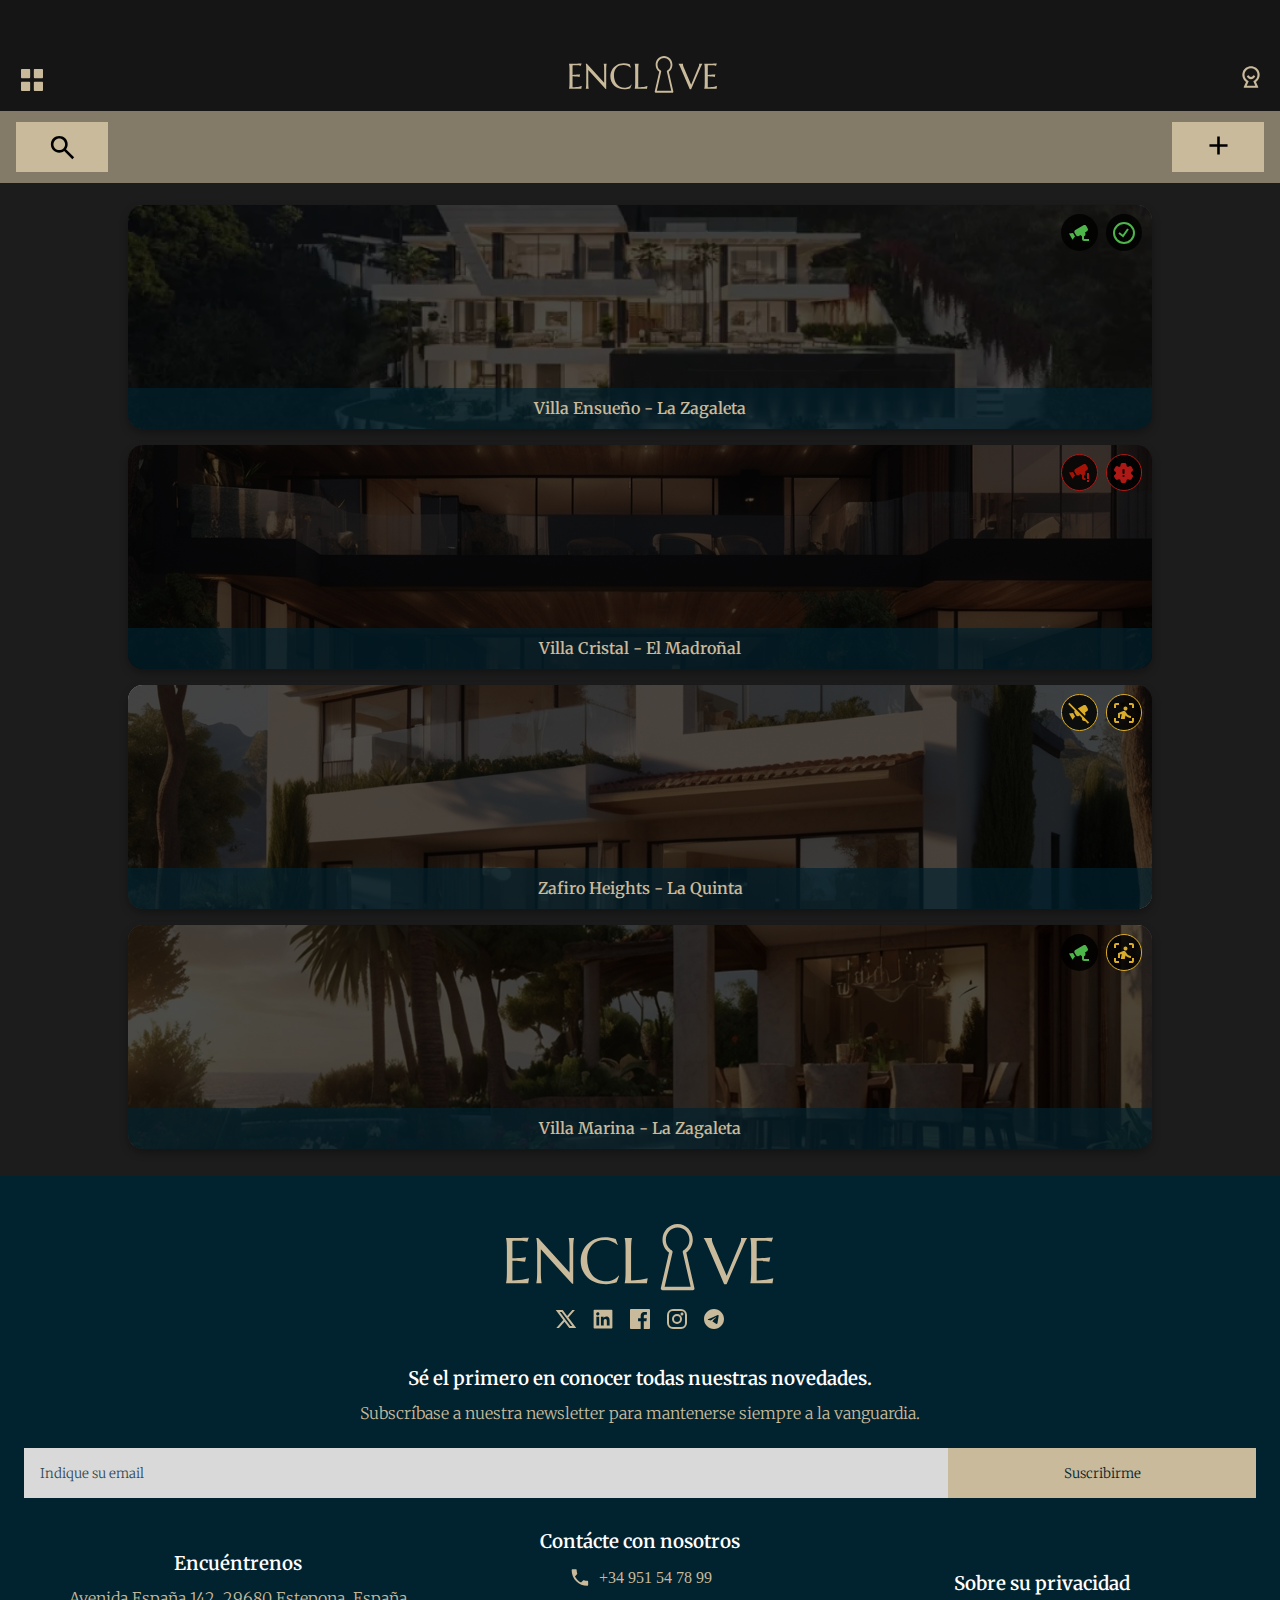
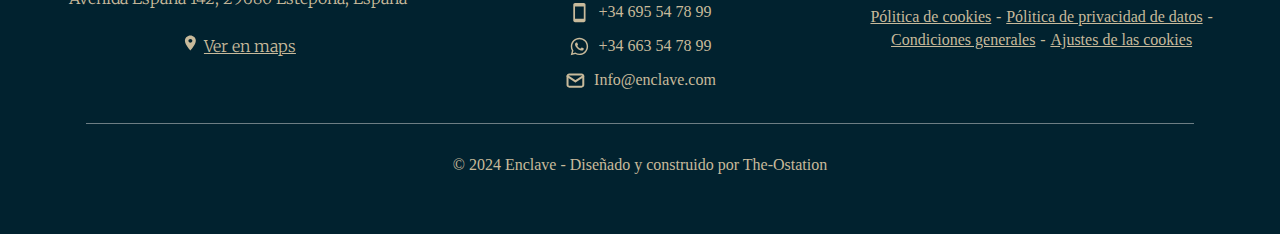
<file: properties.html>
<!DOCTYPE html>
<html lang="en">

<head>
    <style>
    </style>
    <meta charset="UTF-8">
    <meta name="viewport" content="width=device-width, initial-scale=1.0">
    <link rel="stylesheet" href="CSS/css.css">
    <script src="js/jquery-3.7.1.min.js"></script>
    <script src="js/jq.js"></script>
    <title>ENCLAVE - Tus propiedades</title>
</head>

<body>
    <header class="properties">
        <div class="top-bar">
            <span class="menu" onclick="toggleMenu()">
                <svg width="32" height="32" viewBox="0 0 32 32" fill="none" xmlns="http://www.w3.org/2000/svg">
                    <path
                        d="M5.91674 14.1656C5.67361 14.1656 5.44043 14.069 5.26851 13.8971C5.09659 13.7252 5 13.492 5 13.2489V5.91674C5 5.67361 5.09659 5.44043 5.26851 5.26851C5.44043 5.09659 5.67361 5 5.91674 5H13.2507C13.4938 5 13.727 5.09659 13.8989 5.26851C14.0708 5.44043 14.1674 5.67361 14.1674 5.91674V13.2489C14.1674 13.492 14.0708 13.7252 13.8989 13.8971C13.727 14.069 13.4938 14.1656 13.2507 14.1656H5.91674ZM18.7511 14.1656C18.508 14.1656 18.2748 14.069 18.1029 13.8971C17.931 13.7252 17.8344 13.492 17.8344 13.2489V5.91674C17.8344 5.67361 17.931 5.44043 18.1029 5.26851C18.2748 5.09659 18.508 5 18.7511 5H26.0833C26.3264 5 26.5596 5.09659 26.7315 5.26851C26.9034 5.44043 27 5.67361 27 5.91674V13.2489C27 13.492 26.9034 13.7252 26.7315 13.8971C26.5596 14.069 26.3264 14.1656 26.0833 14.1656H18.7511ZM5.91674 27C5.67361 27 5.44043 26.9034 5.26851 26.7315C5.09659 26.5596 5 26.3264 5 26.0833V18.7493C5 18.5062 5.09659 18.273 5.26851 18.1011C5.44043 17.9292 5.67361 17.8326 5.91674 17.8326H13.2507C13.4938 17.8326 13.727 17.9292 13.8989 18.1011C14.0708 18.273 14.1674 18.5062 14.1674 18.7493V26.0833C14.1674 26.3264 14.0708 26.5596 13.8989 26.7315C13.727 26.9034 13.4938 27 13.2507 27H5.91674ZM18.7511 27C18.508 27 18.2748 26.9034 18.1029 26.7315C17.931 26.5596 17.8344 26.3264 17.8344 26.0833V18.7493C17.8344 18.5062 17.931 18.273 18.1029 18.1011C18.2748 17.9292 18.508 17.8326 18.7511 17.8326H26.0833C26.3264 17.8326 26.5596 17.9292 26.7315 18.1011C26.9034 18.273 27 18.5062 27 18.7493V26.0833C27 26.3264 26.9034 26.5596 26.7315 26.7315C26.5596 26.9034 26.3264 27 26.0833 27H18.7511Z"
                        fill="#C8BA9B" />
                </svg>
            </span>
            <span class="logo">
                <svg width="148" height="37" viewBox="0 0 148 37" fill="none" xmlns="http://www.w3.org/2000/svg">
                    <path
                        d="M103.437 36.6726C103.431 36.6726 103.424 36.6726 103.418 36.6726H86.6404C86.3551 36.6726 86.0857 36.5374 85.9096 36.3058C85.7325 36.0741 85.6672 35.7722 85.7343 35.4845L90.242 15.8183C88.004 14.2038 86.6404 11.5336 86.6404 8.68567C86.6404 3.89688 90.4033 0 95.0293 0C99.6553 0 103.418 3.89688 103.418 8.68567C103.418 11.5336 102.055 14.2038 99.8176 15.8183L104.284 35.304C104.339 35.4266 104.369 35.5637 104.369 35.7074C104.369 36.2402 103.951 36.6726 103.437 36.6726ZM87.8194 34.7424H102.24L97.8518 15.5964C97.7557 15.1815 97.9355 14.752 98.2916 14.5378C100.303 13.3324 101.554 11.0905 101.554 8.68567C101.554 4.96046 98.6263 1.93017 95.0293 1.93017C91.4323 1.93017 88.5045 4.96046 88.5045 8.68567C88.5045 11.0905 89.7554 13.3324 91.7679 14.5378C92.124 14.7511 92.303 15.1815 92.2078 15.5964L87.8194 34.7424Z"
                        fill="#C8BA9B" />
                    <path
                        d="M0 7.7608C1.40247 7.7608 2.79372 7.75504 4.17376 7.74337C5.56501 7.73184 6.83845 7.72018 7.99408 7.70851C9.14973 7.68531 10.1371 7.65635 10.9561 7.62149C11.7751 7.58663 12.3306 7.5401 12.6222 7.48204L11.7975 9.79957C11.4273 9.69498 10.9954 9.60206 10.5017 9.52067C10.0754 9.45109 9.55364 9.38712 8.93655 9.32907C8.33068 9.25934 7.62945 9.22448 6.83284 9.22448C6.56356 9.22448 6.23819 9.23614 5.85672 9.25934C5.48647 9.27101 5.12744 9.28844 4.77962 9.31163C4.37571 9.33483 3.96619 9.35816 3.55106 9.38136V18.8953C4.7067 18.8837 5.75013 18.8489 6.68138 18.7908C7.61261 18.7326 8.4036 18.6745 9.05436 18.6165C9.8173 18.5468 10.4905 18.4655 11.0739 18.3726L10.5522 20.8992C9.77803 20.7946 8.98704 20.6959 8.17921 20.603C7.48358 20.5216 6.72625 20.4518 5.9072 20.3938C5.08817 20.3241 4.30278 20.2893 3.55106 20.2893V31.2146C4.87499 31.2146 6.09233 31.1566 7.20309 31.0404C8.31384 30.9242 9.28436 30.7906 10.1146 30.6397C11.0796 30.477 11.9603 30.2853 12.7569 30.0646L12.2688 32.8875C12.1342 32.8758 11.9322 32.8641 11.663 32.8526C11.3937 32.8409 11.0907 32.8293 10.7541 32.8177C10.4288 32.8061 10.081 32.7945 9.71071 32.7829C9.35168 32.7829 9.00947 32.7771 8.6841 32.7654C8.35873 32.7654 8.06702 32.7597 7.80895 32.748C7.56213 32.748 7.38261 32.748 7.2704 32.748H0V32.6783C0.067317 32.4344 0.129026 32.1323 0.185128 31.7723C0.252445 31.4121 0.308547 30.9648 0.353421 30.4305C0.398308 29.8962 0.431966 29.263 0.454396 28.5312C0.47684 27.7878 0.488055 26.9223 0.488055 25.9349V14.5914C0.488055 13.604 0.47684 12.7444 0.454396 12.0125C0.431966 11.269 0.398308 10.6301 0.353421 10.0958C0.308547 9.54977 0.252445 9.0967 0.185128 8.73668C0.129026 8.37652 0.067317 8.07443 0 7.83053V7.7608ZM17.8395 7.7608L35.1739 26.8584V14.5914C35.1739 13.604 35.1628 12.7444 35.1403 12.0125C35.1179 11.269 35.0842 10.6301 35.0394 10.0958C34.9944 9.54977 34.9384 9.0967 34.871 8.73668C34.815 8.37652 34.7532 8.07443 34.686 7.83053V7.7608H37.6816V7.83053C37.6143 8.07443 37.5526 8.37652 37.4965 8.73668C37.4404 9.0967 37.3899 9.54977 37.345 10.0958C37.3002 10.6301 37.2665 11.269 37.2441 12.0125C37.2216 12.7444 37.2104 13.604 37.2104 14.5914V33.0965H36.6213L19.2868 14.0163V25.9349C19.2868 26.9223 19.298 27.7878 19.3204 28.5312C19.3429 29.263 19.3766 29.8962 19.4214 30.4305C19.4663 30.9648 19.5168 31.4121 19.5729 31.7723C19.629 32.1323 19.6906 32.4344 19.758 32.6783V32.748H16.7624V32.6783C16.8296 32.4344 16.8914 32.1323 16.9475 31.7723C17.0148 31.4121 17.0709 30.9648 17.1158 30.4305C17.1606 29.8962 17.1943 29.263 17.2167 28.5312C17.2392 27.7878 17.2504 26.9223 17.2504 25.9349V14.5914C17.2504 13.604 17.2392 12.7444 17.2167 12.0125C17.1943 11.269 17.1606 10.6301 17.1158 10.0958C17.0709 9.54977 17.0148 9.0967 16.9475 8.73668C16.8914 8.37652 16.8296 8.07443 16.7624 7.83053V7.7608H17.8395ZM61.8995 11.5943L61.748 11.664C60.8729 10.8276 59.8182 10.1596 58.584 9.66012C57.3611 9.16065 56.0148 8.91085 54.5449 8.91085C53.1312 8.91085 51.8354 9.14322 50.6572 9.60783C49.4791 10.0609 48.4638 10.723 47.6111 11.5943C46.7696 12.4656 46.1133 13.5342 45.642 14.8004C45.1707 16.0667 44.9352 17.5071 44.9352 19.1219C44.9352 20.8992 45.1596 22.5603 45.6083 24.1053C46.0572 25.6387 46.7247 26.9688 47.6111 28.0957C48.4975 29.2224 49.6025 30.1111 50.9265 30.7615C52.2617 31.4005 53.8156 31.72 55.5883 31.72C56.2279 31.72 56.8674 31.6503 57.5069 31.5108C58.1464 31.3715 58.7579 31.1682 59.3414 30.901C59.9361 30.6222 60.4914 30.2912 61.0075 29.9078C61.5348 29.5128 62.0116 29.0656 62.438 28.566L62.6232 28.688L61.2768 32.2426C60.4353 32.5796 59.504 32.8352 58.483 33.0093C57.4732 33.1952 56.4522 33.2882 55.4201 33.2882C53.3444 33.2882 51.4427 32.9804 49.7148 32.3647C47.9982 31.7374 46.5172 30.8545 45.2718 29.7161C44.0376 28.5777 43.0727 27.2127 42.377 25.6212C41.6927 24.0181 41.3505 22.2408 41.3505 20.2893C41.3505 19.1857 41.4851 18.0996 41.7544 17.0308C42.0349 15.9621 42.4388 14.9456 42.9662 13.9814C43.4934 13.0174 44.1441 12.1344 44.9183 11.333C45.6925 10.5197 46.5733 9.817 47.5606 9.22448C48.5591 8.63209 49.6531 8.17325 50.8424 7.84796C52.043 7.51114 53.3388 7.34259 54.7301 7.34259C56.8954 7.34259 58.9038 7.68531 60.7551 8.37076L61.8995 11.5943ZM69.254 31.2146C70.5779 31.2146 71.7953 31.1566 72.906 31.0404C74.0168 30.9242 74.9873 30.7906 75.8176 30.6397C76.7825 30.477 77.6633 30.2853 78.4599 30.0646L77.9718 32.8875C77.8371 32.8758 77.6352 32.8641 77.366 32.8526C77.0967 32.8409 76.7937 32.8293 76.4571 32.8177C76.1318 32.8061 75.7839 32.7945 75.4137 32.7829C75.0547 32.7829 74.7125 32.7771 74.3871 32.7654C74.0618 32.7654 73.77 32.7597 73.512 32.748C73.2652 32.748 73.0855 32.748 72.9734 32.748H65.7029V32.6783C65.7703 32.4344 65.8321 32.1323 65.8881 31.7723C65.9555 31.4121 66.0116 30.9648 66.0564 30.4305C66.1013 29.8962 66.135 29.263 66.1574 28.5312C66.1798 27.7878 66.1911 26.9223 66.1911 25.9349V14.5914C66.1911 13.604 66.1798 12.7444 66.1574 12.0125C66.135 11.269 66.1013 10.6301 66.0564 10.0958C66.0116 9.54977 65.9555 9.0967 65.8881 8.73668C65.8321 8.37652 65.7703 8.07443 65.7029 7.83053V7.7608H69.7421V7.83053C69.6748 8.07443 69.6074 8.37652 69.5402 8.73668C69.484 9.0967 69.4336 9.54977 69.3887 10.0958C69.355 10.6301 69.3213 11.269 69.2877 12.0125C69.2653 12.7444 69.254 13.604 69.254 14.5914V31.2146ZM114.071 7.7608V7.83053C114.049 7.88859 114.032 7.97574 114.021 8.09186C114.01 8.20811 114.004 8.31256 114.004 8.40548C114.004 8.76564 114.049 9.16642 114.139 9.60783C114.24 10.0377 114.425 10.5778 114.694 11.2284L122.15 28.6357L129.353 11.3678C129.521 10.938 129.701 10.4675 129.891 9.95632C130.082 9.44518 130.178 8.92828 130.178 8.40548C130.178 8.26617 130.166 8.15006 130.144 8.057C130.121 7.95255 130.099 7.87706 130.076 7.83053V7.7608H133.526V7.83053C133.313 8.05123 133.056 8.44625 132.752 9.01544C132.45 9.58463 132.119 10.2874 131.759 11.1238L122.116 33.2882H120.77L111.631 11.9777C111.418 11.4782 111.194 10.996 110.958 10.5314C110.734 10.0667 110.52 9.64846 110.318 9.27677C110.117 8.89342 109.937 8.57403 109.78 8.31846C109.623 8.0629 109.516 7.90025 109.46 7.83053V7.7608H114.071ZM135.243 7.7608C136.646 7.7608 138.036 7.75504 139.416 7.74337C140.808 7.73184 142.081 7.72018 143.237 7.70851C144.393 7.68531 145.38 7.65635 146.2 7.62149C147.018 7.58663 147.573 7.5401 147.865 7.48204L147.04 9.79957C146.67 9.69498 146.238 9.60206 145.745 9.52067C145.318 9.45109 144.797 9.38712 144.179 9.32907C143.574 9.25934 142.872 9.22448 142.076 9.22448C141.807 9.22448 141.482 9.23614 141.1 9.25934C140.73 9.27101 140.371 9.28844 140.022 9.31163C139.619 9.33483 139.21 9.35816 138.795 9.38136V18.8953C139.949 18.8837 140.994 18.8489 141.924 18.7908C142.855 18.7326 143.647 18.6745 144.297 18.6165C145.061 18.5468 145.733 18.4655 146.316 18.3726L145.795 20.8992C145.021 20.7946 144.23 20.6959 143.422 20.603C142.727 20.5216 141.97 20.4518 141.15 20.3938C140.331 20.3241 139.546 20.2893 138.795 20.2893V31.2146C140.118 31.2146 141.336 31.1566 142.447 31.0404C143.556 30.9242 144.528 30.7906 145.358 30.6397C146.323 30.477 147.203 30.2853 148 30.0646L147.512 32.8875C147.377 32.8758 147.175 32.8641 146.906 32.8526C146.637 32.8409 146.334 32.8293 145.997 32.8177C145.672 32.8061 145.323 32.7945 144.954 32.7829C144.594 32.7829 144.252 32.7771 143.928 32.7654C143.601 32.7654 143.31 32.7597 143.053 32.748C142.805 32.748 142.626 32.748 142.513 32.748H135.243V32.6783C135.311 32.4344 135.372 32.1323 135.429 31.7723C135.495 31.4121 135.552 30.9648 135.597 30.4305C135.641 29.8962 135.675 29.263 135.698 28.5312C135.72 27.7878 135.731 26.9223 135.731 25.9349V14.5914C135.731 13.604 135.72 12.7444 135.698 12.0125C135.675 11.269 135.641 10.6301 135.597 10.0958C135.552 9.54977 135.495 9.0967 135.429 8.73668C135.372 8.37652 135.311 8.07443 135.243 7.83053V7.7608Z"
                        fill="#C8BA9B" />
                </svg>
            </span>
            <span class="user">
                <a href="user_options.html">
                    <svg width="26" height="26" viewBox="0 0 26 26" fill="none" xmlns="http://www.w3.org/2000/svg">
                        <path
                            d="M8.00594 17.9173C6.5017 16.8565 5.37425 15.3443 4.78696 13.5999C4.19967 11.8554 4.18304 9.96925 4.73947 8.2147C5.29591 6.46015 6.39651 4.92833 7.88181 3.84117C9.36712 2.754 11.16 2.16797 13.0007 2.16797C14.8413 2.16797 16.6342 2.754 18.1195 3.84117C19.6048 4.92833 20.7054 6.46015 21.2618 8.2147C21.8183 9.96925 21.8016 11.8554 21.2143 13.5999C20.6271 15.3443 19.4996 16.8565 17.9954 17.9173L20.2519 23.074C20.2882 23.1565 20.3032 23.2468 20.2958 23.3366C20.2883 23.4265 20.2585 23.513 20.2091 23.5884C20.1598 23.6638 20.0923 23.7258 20.013 23.7685C19.9336 23.8113 19.8448 23.8336 19.7547 23.8334H6.24553C6.15552 23.8335 6.0669 23.8112 5.98767 23.7685C5.90844 23.7258 5.84111 23.664 5.79175 23.5887C5.7424 23.5135 5.71257 23.4271 5.70498 23.3374C5.69739 23.2477 5.71227 23.1575 5.74828 23.075L8.00594 17.9173ZM15.3022 17.1665L16.7452 16.1471C17.8737 15.3517 18.7197 14.2177 19.1605 12.9093C19.6013 11.6009 19.614 10.1861 19.1968 8.87C18.7796 7.55388 17.9542 6.40479 16.8401 5.58925C15.7261 4.77371 14.3813 4.33408 13.0007 4.33408C11.62 4.33408 10.2752 4.77371 9.16115 5.58925C8.04711 6.40479 7.22168 7.55388 6.80449 8.87C6.3873 10.1861 6.40003 11.6009 6.84082 12.9093C7.28161 14.2177 8.12757 15.3517 9.25611 16.1471L10.698 17.1665L8.72961 21.6667H17.2706L15.3022 17.1665ZM8.79569 11.8842L10.8974 11.3588C11.014 11.8283 11.2844 12.2452 11.6655 12.5432C12.0465 12.8412 12.5164 13.0031 13.0001 13.0031C13.4839 13.0031 13.9537 12.8412 14.3348 12.5432C14.7158 12.2452 14.9862 11.8283 15.1029 11.3588L17.2045 11.8842C16.9688 12.8207 16.4272 13.6518 15.6656 14.2455C14.9039 14.8392 13.9658 15.1617 13.0001 15.1617C12.0344 15.1617 11.0963 14.8392 10.3346 14.2455C9.57299 13.6518 9.03137 12.8207 8.79569 11.8842Z"
                            fill="#C8BA9B" />
                    </svg>
                </a>
            </span>
        </div>
        <div class="bottom-bar">
            <span class="search">
                <svg width="31" height="31" viewBox="0 0 31 31" fill="none" xmlns="http://www.w3.org/2000/svg">
                    <path
                        d="M25.3167 27.125L17.1792 18.9875C16.5333 19.5042 15.7906 19.9132 14.951 20.2146C14.1115 20.516 13.2181 20.6667 12.2708 20.6667C9.92431 20.6667 7.93858 19.8538 6.31367 18.228C4.68875 16.6022 3.87586 14.6165 3.875 12.2708C3.87414 9.92517 4.68703 7.93944 6.31367 6.31367C7.94031 4.68789 9.92603 3.875 12.2708 3.875C14.6156 3.875 16.6018 4.68789 18.2293 6.31367C19.8568 7.93944 20.6693 9.92517 20.6667 12.2708C20.6667 13.2181 20.516 14.1115 20.2146 14.951C19.9132 15.7906 19.5042 16.5333 18.9875 17.1792L27.125 25.3167L25.3167 27.125ZM12.2708 18.0833C13.8854 18.0833 15.258 17.5184 16.3887 16.3887C17.5193 15.2589 18.0842 13.8863 18.0833 12.2708C18.0825 10.6554 17.5176 9.28321 16.3887 8.15429C15.2598 7.02538 13.8871 6.46006 12.2708 6.45833C10.6545 6.45661 9.28235 7.02193 8.15429 8.15429C7.02624 9.28665 6.46092 10.6588 6.45833 12.2708C6.45575 13.8828 7.02107 15.2554 8.15429 16.3887C9.28751 17.5219 10.6597 18.0868 12.2708 18.0833Z"
                        fill="black" />
                </svg>
            </span>
            <span>

            </span>
            <span class="add">
                <a href="qr_code_add.html">
                    <svg width="19" height="19" viewBox="0 0 19 19" fill="none" xmlns="http://www.w3.org/2000/svg">
                        <path
                            d="M8.20801 10.7916H0.458008V8.20831H8.20801V0.458313H10.7913V8.20831H18.5413V10.7916H10.7913V18.5416H8.20801V10.7916Z"
                            fill="black" />
                    </svg>
                </a>
            </span>
        </div>
    </header>
    <main class="properties">
        <div id="contenedor-menu" class="menu-lateral">
            <header class="menu">
                <span class="menu-menu">
                    <a href="javascript:void(0);" onclick="toggleMenu()">
                        <svg width="32" height="32" viewBox="0 0 32 32" fill="none" xmlns="http://www.w3.org/2000/svg">
                            <path
                                d="M5.91674 14.1656C5.67361 14.1656 5.44043 14.069 5.26851 13.8971C5.09659 13.7252 5 13.492 5 13.2489V5.91674C5 5.67361 5.09659 5.44043 5.26851 5.26851C5.44043 5.09659 5.67361 5 5.91674 5H13.2507C13.4938 5 13.727 5.09659 13.8989 5.26851C14.0708 5.44043 14.1674 5.67361 14.1674 5.91674V13.2489C14.1674 13.492 14.0708 13.7252 13.8989 13.8971C13.727 14.069 13.4938 14.1656 13.2507 14.1656H5.91674ZM18.7511 14.1656C18.508 14.1656 18.2748 14.069 18.1029 13.8971C17.931 13.7252 17.8344 13.492 17.8344 13.2489V5.91674C17.8344 5.67361 17.931 5.44043 18.1029 5.26851C18.2748 5.09659 18.508 5 18.7511 5H26.0833C26.3264 5 26.5596 5.09659 26.7315 5.26851C26.9034 5.44043 27 5.67361 27 5.91674V13.2489C27 13.492 26.9034 13.7252 26.7315 13.8971C26.5596 14.069 26.3264 14.1656 26.0833 14.1656H18.7511ZM5.91674 27C5.67361 27 5.44043 26.9034 5.26851 26.7315C5.09659 26.5596 5 26.3264 5 26.0833V18.7493C5 18.5062 5.09659 18.273 5.26851 18.1011C5.44043 17.9292 5.67361 17.8326 5.91674 17.8326H13.2507C13.4938 17.8326 13.727 17.9292 13.8989 18.1011C14.0708 18.273 14.1674 18.5062 14.1674 18.7493V26.0833C14.1674 26.3264 14.0708 26.5596 13.8989 26.7315C13.727 26.9034 13.4938 27 13.2507 27H5.91674ZM18.7511 27C18.508 27 18.2748 26.9034 18.1029 26.7315C17.931 26.5596 17.8344 26.3264 17.8344 26.0833V18.7493C17.8344 18.5062 17.931 18.273 18.1029 18.1011C18.2748 17.9292 18.508 17.8326 18.7511 17.8326H26.0833C26.3264 17.8326 26.5596 17.9292 26.7315 18.1011C26.9034 18.273 27 18.5062 27 18.7493V26.0833C27 26.3264 26.9034 26.5596 26.7315 26.7315C26.5596 26.9034 26.3264 27 26.0833 27H18.7511Z"
                                fill="#C8BA9B" />
                            <path
                                d="M26.6663 9.21337L22.7863 5.33337L15.9997 12.12L9.21301 5.33337L5.33301 9.21337L12.1197 16L5.33301 22.7867L9.21301 26.6667L15.9997 19.88L22.7863 26.6667L26.6663 22.7867L19.8797 16L26.6663 9.21337Z"
                                fill="#C8BA9B" />
                        </svg>
                    </a>
                </span>
            </header>
            <div id="separador"></div>
            <div class="menu">
                <nav>
                    <a href="index.html" class="resaltar encabezado">INICIO</a>
                    <a href="about_us.html" class="resaltar encabezado">SOBRE NOSOSTROS</a>
                    <a href="testimonials.html" class="resaltar encabezado">TESTIMONIALS</a>
                    <a href="cita.html" class="resaltar encabezado">AGENDA UNA CITA</a>
                </nav>
            </div>
        </div>


        <div class="header-dummy"></div>
        <div id="property-list">
            <div class="tarjeta-propiedad"  onclick="window.location.href = 'property.html'">
                <!-- Fondo de la tarjeta con overlay -->
                <div class="imagen-property fondo-4">
                    <div>
                        <div class="iconos">
                            <span class="icono">
                                <svg width="20" height="16" viewBox="0 0 20 16" fill="none"
                                    xmlns="http://www.w3.org/2000/svg">
                                    <path
                                        d="M4.03 8.02864L6.03 11.4986L3.5 14.6786L0 8.61864L4.03 8.02864ZM15 13.9986V11.2886C15.88 10.8986 16.5 10.0286 16.5 8.99864C16.5 8.42864 16.3 7.89864 15.97 7.49864L17.94 6.34864C18.95 5.75864 19.3 4.46864 18.71 3.45864L17.33 1.05864C17.0486 0.573649 16.587 0.219518 16.0456 0.0734146C15.5043 -0.0726887 14.9272 0.00107819 14.44 0.278641L6.31 4.99864C5.36 5.52864 5.03 6.74864 5.58 7.70864L7.08 10.3086C7.63 11.2586 8.86 11.5886 9.81 11.0386L11.69 9.95864C11.94 10.5486 12.41 11.0286 13 11.2886V13.9986C13 15.0986 13.9 15.9986 15 15.9986H20V13.9986H15Z"
                                        fill="#4EB54B" />
                                </svg>
                            </span>
                            <span class="icono ">
                                <svg width="22" height="22" viewBox="0 0 22 22" fill="none"
                                    xmlns="http://www.w3.org/2000/svg">
                                    <path
                                        d="M6 11L10 14L15 7M11 21C16.523 21 21 16.523 21 11C21 5.477 16.523 1 11 1C5.477 1 1 5.477 1 11C1 16.523 5.477 21 11 21Z"
                                        stroke="#4EB54B" stroke-width="2" />
                                </svg>
                            </span>
                        </div>
                        <div class="info-propiedad">
                            <p class="encabezado resaltar">Villa Ensueño - La Zagaleta</p>
                        </div>
                    </div>
                </div>
            </div>
            <div class="tarjeta-propiedad"  onclick="window.location.href = 'property.html'" >
                <div class="imagen-property fondo-2">
                    <div>
                        <div class="iconos">
                            <span class="icono danger_lev_2">
                                <svg width="20" height="18" viewBox="0 0 20 18" fill="none" xmlns="http://www.w3.org/2000/svg">
                                    <path d="M4.03 8.02864L6.03 11.4986L3.5 14.6786L0 8.61864L4.03 8.02864ZM15 13.9986V11.2886C15.88 10.8986 16.5 10.0286 16.5 8.99864C16.5 8.42864 16.3 7.89864 15.97 7.49864L17.94 6.34864C18.95 5.75864 19.3 4.46864 18.71 3.45864L17.33 1.05864C17.0486 0.573649 16.587 0.219518 16.0456 0.0734146C15.5043 -0.0726887 14.9272 0.00107819 14.44 0.278641L6.31 4.99864C5.36 5.52864 5.03 6.74864 5.58 7.70864L7.08 10.3086C7.63 11.2586 8.86 11.5886 9.81 11.0386L11.69 9.95864C11.94 10.5486 12.41 11.0286 13 11.2886V13.9986C13 15.0986 13.9 15.9986 15 15.9986H16.5V13.9986H15Z" fill="#A61205"/>
                                    <path d="M19 9V15M19 16V18" stroke="#AE1916" stroke-width="2" stroke-linejoin="round"/>
                                </svg>
                            </span>
                            <span class="icono danger_lev_2">
                                <svg width="20" height="20" viewBox="0 0 20 20" fill="none" xmlns="http://www.w3.org/2000/svg">
                                    <path d="M9.52 14C9.80333 14 10.041 13.904 10.233 13.712C10.425 13.52 10.5207 13.2827 10.52 13C10.5193 12.7173 10.4233 12.48 10.232 12.288C10.0407 12.096 9.80333 12 9.52 12C9.23667 12 8.99933 12.096 8.808 12.288C8.61667 12.48 8.52067 12.7173 8.52 13C8.51933 13.2827 8.61533 13.5203 8.808 13.713C9.00067 13.9057 9.238 14.0013 9.52 14ZM9.52 11C9.80333 11 10.041 10.904 10.233 10.712C10.425 10.52 10.5207 10.2827 10.52 10V7C10.52 6.71667 10.424 6.47933 10.232 6.288C10.04 6.09667 9.80267 6.00067 9.52 6C9.23733 5.99933 9 6.09533 8.808 6.288C8.616 6.48067 8.52 6.718 8.52 7V10C8.52 10.2833 8.616 10.521 8.808 10.713C9 10.905 9.23733 11.0007 9.52 11ZM8.345 20C7.895 20 7.50767 19.85 7.183 19.55C6.85833 19.25 6.66233 18.8833 6.595 18.45L6.37 16.8C6.15333 16.7167 5.94933 16.6167 5.758 16.5C5.56667 16.3833 5.379 16.2583 5.195 16.125L3.645 16.775C3.22833 16.9583 2.81167 16.975 2.395 16.825C1.97833 16.675 1.65333 16.4083 1.42 16.025L0.245 13.975C0.0116665 13.5917 -0.055 13.1833 0.045 12.75C0.145 12.3167 0.37 11.9583 0.72 11.675L2.045 10.675C2.02833 10.5583 2.02 10.4457 2.02 10.337V9.662C2.02 9.554 2.02833 9.44167 2.045 9.325L0.72 8.325C0.37 8.04167 0.145 7.68333 0.045 7.25C-0.055 6.81667 0.0116665 6.40833 0.245 6.025L1.42 3.975C1.65333 3.59167 1.97833 3.325 2.395 3.175C2.81167 3.025 3.22833 3.04167 3.645 3.225L5.195 3.875C5.37833 3.74167 5.57 3.61667 5.77 3.5C5.97 3.38333 6.17 3.28333 6.37 3.2L6.595 1.55C6.66167 1.11667 6.85767 0.75 7.183 0.45C7.50833 0.15 7.89567 0 8.345 0H10.695C11.145 0 11.5327 0.15 11.858 0.45C12.1833 0.75 12.379 1.11667 12.445 1.55L12.67 3.2C12.8867 3.28333 13.091 3.38333 13.283 3.5C13.475 3.61667 13.6623 3.74167 13.845 3.875L15.395 3.225C15.8117 3.04167 16.2283 3.025 16.645 3.175C17.0617 3.325 17.3867 3.59167 17.62 3.975L18.795 6.025C19.0283 6.40833 19.095 6.81667 18.995 7.25C18.895 7.68333 18.67 8.04167 18.32 8.325L16.995 9.325C17.0117 9.44167 17.02 9.55433 17.02 9.663V10.337C17.02 10.4457 17.0033 10.5583 16.97 10.675L18.295 11.675C18.645 11.9583 18.87 12.3167 18.97 12.75C19.07 13.1833 19.0033 13.5917 18.77 13.975L17.57 16.025C17.3367 16.4083 17.0117 16.675 16.595 16.825C16.1783 16.975 15.7617 16.9583 15.345 16.775L13.845 16.125C13.6617 16.2583 13.47 16.3833 13.27 16.5C13.07 16.6167 12.87 16.7167 12.67 16.8L12.445 18.45C12.3783 18.8833 12.1827 19.25 11.858 19.55C11.5333 19.85 11.1457 20 10.695 20H8.345Z" fill="#AE1916"/>
                                </svg>                                    
                            </span>
                        </div>
                        <div class="info-propiedad">
                            <p class="encabezado resaltar">Villa Cristal - El Madroñal</p>
                        </div>
                    </div>
                </div>
            </div>
            <div class="tarjeta-propiedad" onclick="window.location.href = 'property.html'">
                <div class="imagen-property fondo-3">
                    <div>
                        <div class="iconos">
                            <span class="icono danger_lev_1">
                                <svg width="22" height="22" viewBox="0 0 22 22" fill="none" xmlns="http://www.w3.org/2000/svg">
                                    <path d="M19.8404 21.73L17.1104 19H16.0004C14.9004 19 14.0004 18.1 14.0004 17V15.89L11.6604 13.55L10.8104 14.04C9.86035 14.59 8.63035 14.26 8.08035 13.31L6.58035 10.71C6.18035 9.99998 6.25035 9.17998 6.68035 8.56998L0.110352 1.99998L1.39035 0.72998L21.1104 20.46L19.8404 21.73ZM17.5004 12C17.5004 11.43 17.3004 10.9 16.9704 10.5L18.9404 9.34998C19.9504 8.75998 20.3004 7.46998 19.7104 6.45998L18.3304 4.05998C18.049 3.57499 17.5873 3.22086 17.046 3.07475C16.5047 2.92865 15.9275 3.00242 15.4404 3.27998L9.77035 6.56998L16.8604 13.66C17.2604 13.22 17.5004 12.64 17.5004 12ZM1.00035 11.62L4.50035 17.68L7.03035 14.5L5.03035 11.03L1.00035 11.62Z" fill="#DBAC29"/>
                                </svg>   
                            </span>
                            <span class="icono  danger_lev_1">
                                <svg width="20" height="20" viewBox="0 0 20 20" fill="none" xmlns="http://www.w3.org/2000/svg">
                                    <path d="M0 5V2C0 1.45 0.196 0.979333 0.588 0.588C0.98 0.196667 1.45067 0.000666667 2 0H5V2H2V5H0ZM5 20H2C1.45 20 0.979333 19.8043 0.588 19.413C0.196667 19.0217 0.000666667 18.5507 0 18V15H2V18H5V20ZM15 20V18H18V15H20V18C20 18.55 19.8043 19.021 19.413 19.413C19.0217 19.805 18.5507 20.0007 18 20H15ZM18 5V2H15V0H18C18.55 0 19.021 0.196 19.413 0.588C19.805 0.98 20.0007 1.45067 20 2V5H18ZM11.5 7.5C10.95 7.5 10.4793 7.30433 10.088 6.913C9.69667 6.52167 9.50067 6.05067 9.5 5.5C9.49933 4.94933 9.69533 4.47867 10.088 4.088C10.4807 3.69733 10.9513 3.50133 11.5 3.5C12.0487 3.49867 12.5197 3.69467 12.913 4.088C13.3063 4.48133 13.502 4.952 13.5 5.5C13.498 6.048 13.3023 6.519 12.913 6.913C12.5237 7.307 12.0527 7.50267 11.5 7.5ZM10.8 16H6.8L7.8 10.9L6 11.6V15H4V10.3L7.95 8.6C8.53333 8.35 8.96267 8.18767 9.238 8.113C9.51333 8.03833 9.76733 8.00067 10 8C10.35 8 10.675 8.09167 10.975 8.275C11.275 8.45833 11.5167 8.7 11.7 9L12.7 10.6C13.1333 11.3 13.721 11.875 14.463 12.325C15.205 12.775 16.0507 13 17 13V15C15.9 15 14.8707 14.771 13.912 14.313C12.9533 13.855 12.1493 13.2507 11.5 12.5L10.8 16Z" fill="#DBAC29"/>
                                </svg>                                    
                            </span>
                        </div>
                        <div class="info-propiedad">
                            <p class="encabezado resaltar">Zafiro Heights - La Quinta</p>
                        </div>
                    </div>
                </div>
            </div>
            <div class="tarjeta-propiedad"  onclick="window.location.href = 'property.html'">
                <!-- Fondo de la tarjeta con overlay -->
                <div class="imagen-property">
                    <div>
                        <div class="iconos">
                            <span class="icono">
                                <svg width="20" height="16" viewBox="0 0 20 16" fill="none"
                                    xmlns="http://www.w3.org/2000/svg">
                                    <path
                                        d="M4.03 8.02864L6.03 11.4986L3.5 14.6786L0 8.61864L4.03 8.02864ZM15 13.9986V11.2886C15.88 10.8986 16.5 10.0286 16.5 8.99864C16.5 8.42864 16.3 7.89864 15.97 7.49864L17.94 6.34864C18.95 5.75864 19.3 4.46864 18.71 3.45864L17.33 1.05864C17.0486 0.573649 16.587 0.219518 16.0456 0.0734146C15.5043 -0.0726887 14.9272 0.00107819 14.44 0.278641L6.31 4.99864C5.36 5.52864 5.03 6.74864 5.58 7.70864L7.08 10.3086C7.63 11.2586 8.86 11.5886 9.81 11.0386L11.69 9.95864C11.94 10.5486 12.41 11.0286 13 11.2886V13.9986C13 15.0986 13.9 15.9986 15 15.9986H20V13.9986H15Z"
                                        fill="#4EB54B" />
                                </svg>
                            </span>
                            <span class="icono danger_lev_1">
                                <svg width="20" height="20" viewBox="0 0 20 20" fill="none" xmlns="http://www.w3.org/2000/svg">
                                    <path d="M0 5V2C0 1.45 0.196 0.979333 0.588 0.588C0.98 0.196667 1.45067 0.000666667 2 0H5V2H2V5H0ZM5 20H2C1.45 20 0.979333 19.8043 0.588 19.413C0.196667 19.0217 0.000666667 18.5507 0 18V15H2V18H5V20ZM15 20V18H18V15H20V18C20 18.55 19.8043 19.021 19.413 19.413C19.0217 19.805 18.5507 20.0007 18 20H15ZM18 5V2H15V0H18C18.55 0 19.021 0.196 19.413 0.588C19.805 0.98 20.0007 1.45067 20 2V5H18ZM11.5 7.5C10.95 7.5 10.4793 7.30433 10.088 6.913C9.69667 6.52167 9.50067 6.05067 9.5 5.5C9.49933 4.94933 9.69533 4.47867 10.088 4.088C10.4807 3.69733 10.9513 3.50133 11.5 3.5C12.0487 3.49867 12.5197 3.69467 12.913 4.088C13.3063 4.48133 13.502 4.952 13.5 5.5C13.498 6.048 13.3023 6.519 12.913 6.913C12.5237 7.307 12.0527 7.50267 11.5 7.5ZM10.8 16H6.8L7.8 10.9L6 11.6V15H4V10.3L7.95 8.6C8.53333 8.35 8.96267 8.18767 9.238 8.113C9.51333 8.03833 9.76733 8.00067 10 8C10.35 8 10.675 8.09167 10.975 8.275C11.275 8.45833 11.5167 8.7 11.7 9L12.7 10.6C13.1333 11.3 13.721 11.875 14.463 12.325C15.205 12.775 16.0507 13 17 13V15C15.9 15 14.8707 14.771 13.912 14.313C12.9533 13.855 12.1493 13.2507 11.5 12.5L10.8 16Z" fill="#DBAC29"/>
                                </svg>   
                            </span>
                        </div>
                        <div class="info-propiedad">
                            <p class="encabezado resaltar">Villa Marina  - La Zagaleta</p>
                        </div>
                    </div>
                </div>
            </div>
        </div>
    </main>
    <footer>
        <div class="footer-social">
            <svg width="268" height="67" viewBox="0 0 268 67" fill="none" xmlns="http://www.w3.org/2000/svg">
                <path
                    d="M186.831 66.2389C186.821 66.2389 186.807 66.2389 186.797 66.2389H156.492C155.977 66.2389 155.491 65.9947 155.172 65.5765C154.852 65.158 154.735 64.6126 154.856 64.093L162.998 28.5715C158.955 25.6553 156.492 20.8322 156.492 15.6883C156.492 7.03865 163.289 0 171.645 0C180 0 186.797 7.03865 186.797 15.6883C186.797 20.8322 184.334 25.6553 180.293 28.5715L188.361 63.767C188.46 63.9884 188.514 64.2361 188.514 64.4956C188.514 65.458 187.76 66.2389 186.831 66.2389ZM158.622 62.7525H184.669L176.743 28.1706C176.569 27.4212 176.894 26.6455 177.537 26.2585C181.17 24.0813 183.43 20.0319 183.43 15.6883C183.43 8.95972 178.142 3.48633 171.645 3.48633C165.148 3.48633 159.859 8.95972 159.859 15.6883C159.859 20.0319 162.119 24.0813 165.754 26.2585C166.397 26.6437 166.72 27.4212 166.548 28.1706L158.622 62.7525Z"
                    fill="#C8BA9B" />
                <path
                    d="M0 14.0178C2.53317 14.0178 5.04609 14.0074 7.53875 13.9864C10.0517 13.9655 12.3518 13.9445 14.4391 13.9234C16.5265 13.8815 18.3098 13.8292 19.7893 13.7662C21.2685 13.7032 22.2718 13.6192 22.7986 13.5143L21.309 17.7003C20.6402 17.5114 19.8601 17.3436 18.9684 17.1966C18.1984 17.0709 17.256 16.9553 16.1414 16.8505C15.0471 16.7245 13.7805 16.6616 12.3417 16.6616C11.8553 16.6616 11.2676 16.6826 10.5786 16.7245C9.90979 16.7456 9.26131 16.7771 8.63308 16.819C7.90352 16.8609 7.16383 16.903 6.41401 16.9449V34.1292C8.50136 34.1083 10.386 34.0454 12.0681 33.9405C13.7501 33.8354 15.1788 33.7305 16.3542 33.6257C17.7323 33.4997 18.9482 33.353 20.0019 33.1851L19.0596 37.7487C17.6613 37.5598 16.2326 37.3815 14.7735 37.2137C13.517 37.0667 12.1491 36.9407 10.6697 36.8359C9.19039 36.7099 7.7718 36.6472 6.41401 36.6472V56.3807C8.80534 56.3807 11.0041 56.2758 13.0104 56.0661C15.0167 55.8561 16.7696 55.6149 18.2693 55.3422C20.0122 55.0484 21.603 54.7021 23.0419 54.3035L22.1602 59.4023C21.9172 59.3812 21.5523 59.3601 21.066 59.3393C20.5797 59.3182 20.0323 59.2971 19.4244 59.2763C18.8367 59.2552 18.2085 59.2344 17.5397 59.2133C16.8912 59.2133 16.2731 59.2029 15.6854 59.1819C15.0978 59.1819 14.5709 59.1715 14.1047 59.1504C13.6589 59.1504 13.3347 59.1504 13.132 59.1504H0V59.0244C0.12159 58.5839 0.233051 58.0382 0.334383 57.388C0.455973 56.7375 0.557306 55.9295 0.638358 54.9644C0.719433 53.9993 0.780228 52.8557 0.820742 51.5338C0.86128 50.1911 0.881537 48.6278 0.881537 46.8443V26.3554C0.881537 24.5719 0.86128 23.0193 0.820742 21.6974C0.780228 20.3545 0.719433 19.2004 0.638358 18.2353C0.557306 17.2491 0.455973 16.4308 0.334383 15.7805C0.233051 15.13 0.12159 14.5843 0 14.1438V14.0178ZM32.2221 14.0178L63.5321 48.5125V26.3554C63.5321 24.5719 63.512 23.0193 63.4713 21.6974C63.4308 20.3545 63.37 19.2004 63.289 18.2353C63.2079 17.2491 63.1066 16.4308 62.9849 15.7805C62.8837 15.13 62.7721 14.5843 62.6507 14.1438V14.0178H68.0614V14.1438C67.94 14.5843 67.8284 15.13 67.7271 15.7805C67.6258 16.4308 67.5346 17.2491 67.4534 18.2353C67.3725 19.2004 67.3117 20.3545 67.2712 21.6974C67.2305 23.0193 67.2104 24.5719 67.2104 26.3554V59.7798H66.1463L34.8364 25.3167V46.8443C34.8364 48.6278 34.8565 50.1911 34.897 51.5338C34.9377 52.8557 34.9985 53.9993 35.0794 54.9644C35.1606 55.9295 35.2518 56.7375 35.3531 57.388C35.4544 58.0382 35.5657 58.5839 35.6874 59.0244V59.1504H30.2767V59.0244C30.3981 58.5839 30.5096 58.0382 30.6109 57.388C30.7326 56.7375 30.8338 55.9295 30.915 54.9644C30.996 53.9993 31.0568 52.8557 31.0972 51.5338C31.1379 50.1911 31.1581 48.6278 31.1581 46.8443V26.3554C31.1581 24.5719 31.1379 23.0193 31.0972 21.6974C31.0568 20.3545 30.996 19.2004 30.915 18.2353C30.8338 17.2491 30.7326 16.4308 30.6109 15.7805C30.5096 15.13 30.3981 14.5843 30.2767 14.1438V14.0178H32.2221ZM111.804 20.942L111.531 21.0679C109.95 19.5572 108.045 18.3506 105.816 17.4484C103.607 16.5463 101.175 16.0951 98.5203 16.0951C95.9669 16.0951 93.6264 16.5148 91.4984 17.354C89.3705 18.1723 87.5366 19.3683 85.9965 20.942C84.4765 22.5157 83.291 24.446 82.4398 26.733C81.5885 29.0202 81.163 31.6218 81.163 34.5385C81.163 37.7487 81.5684 40.7491 82.379 43.5396C83.1897 46.3093 84.3953 48.7118 85.9965 50.7472C87.5974 52.7823 89.5934 54.3875 91.9847 55.5624C94.3964 56.7164 97.2032 57.2935 100.405 57.2935C101.56 57.2935 102.715 57.1676 103.87 56.9157C105.026 56.6641 106.13 56.2969 107.184 55.8142C108.258 55.3107 109.261 54.7128 110.193 54.0203C111.146 53.3069 112.007 52.4992 112.777 51.5968L113.112 51.8172L110.68 58.2376C109.16 58.8462 107.478 59.3078 105.634 59.6224C103.81 59.9581 101.965 60.1262 100.101 60.1262C96.3519 60.1262 92.9171 59.5701 89.7962 58.458C86.6956 57.325 84.0206 55.7302 81.771 53.674C79.5418 51.6178 77.7991 49.1524 76.5425 46.2778C75.3065 43.3822 74.6883 40.172 74.6883 36.6472C74.6883 34.6537 74.9315 32.692 75.4178 30.7615C75.9245 28.8313 76.6541 26.9953 77.6066 25.2537C78.5589 23.5124 79.7343 21.9175 81.1326 20.47C82.531 19.0011 84.1219 17.7318 85.9052 16.6616C87.7087 15.5916 89.6846 14.7628 91.8329 14.1753C94.0013 13.5669 96.3419 13.2625 98.8549 13.2625C102.766 13.2625 106.394 13.8815 109.737 15.1196L111.804 20.942ZM125.088 56.3807C127.48 56.3807 129.678 56.2758 131.685 56.0661C133.691 55.8561 135.444 55.6149 136.944 55.3422C138.687 55.0484 140.277 54.7021 141.716 54.3035L140.835 59.4023C140.591 59.3812 140.227 59.3601 139.74 59.3393C139.254 59.3182 138.707 59.2971 138.099 59.2763C137.511 59.2552 136.883 59.2344 136.214 59.2133C135.566 59.2133 134.948 59.2029 134.36 59.1819C133.772 59.1819 133.245 59.1715 132.779 59.1504C132.333 59.1504 132.009 59.1504 131.806 59.1504H118.674V59.0244C118.796 58.5839 118.908 58.0382 119.009 57.388C119.13 56.7375 119.232 55.9295 119.313 54.9644C119.394 53.9993 119.455 52.8557 119.495 51.5338C119.536 50.1911 119.556 48.6278 119.556 46.8443V26.3554C119.556 24.5719 119.536 23.0193 119.495 21.6974C119.455 20.3545 119.394 19.2004 119.313 18.2353C119.232 17.2491 119.13 16.4308 119.009 15.7805C118.908 15.13 118.796 14.5843 118.674 14.1438V14.0178H125.97V14.1438C125.848 14.5843 125.727 15.13 125.605 15.7805C125.504 16.4308 125.413 17.2491 125.332 18.2353C125.271 19.2004 125.21 20.3545 125.149 21.6974C125.109 23.0193 125.088 24.5719 125.088 26.3554V56.3807ZM206.039 14.0178V14.1438C205.998 14.2486 205.968 14.4061 205.948 14.6158C205.927 14.8258 205.917 15.0144 205.917 15.1823C205.917 15.8328 205.998 16.5567 206.16 17.354C206.343 18.1304 206.677 19.106 207.163 20.2811L220.63 51.7227L233.64 20.533C233.944 19.7565 234.269 18.9067 234.613 17.9834C234.957 17.0602 235.131 16.1266 235.131 15.1823C235.131 14.9306 235.109 14.7209 235.069 14.5528C235.029 14.3642 234.988 14.2278 234.947 14.1438V14.0178H241.179V14.1438C240.793 14.5424 240.329 15.2559 239.781 16.284C239.235 17.3121 238.636 18.5814 237.987 20.0922L220.569 60.1262H218.137L201.631 21.6344C201.246 20.7323 200.841 19.8614 200.415 19.0222C200.01 18.1827 199.625 17.4274 199.26 16.756C198.895 16.0636 198.571 15.4867 198.287 15.0251C198.004 14.5635 197.811 14.2697 197.71 14.1438V14.0178H206.039ZM244.28 14.0178C246.813 14.0178 249.325 14.0074 251.817 13.9864C254.332 13.9655 256.63 13.9445 258.718 13.9234C260.806 13.8815 262.59 13.8292 264.07 13.7662C265.547 13.7032 266.55 13.6192 267.077 13.5143L265.588 17.7003C264.92 17.5114 264.139 17.3436 263.248 17.1966C262.477 17.0709 261.536 16.9553 260.421 16.8505C259.326 16.7245 258.06 16.6616 256.621 16.6616C256.135 16.6616 255.548 16.6826 254.858 16.7245C254.19 16.7456 253.541 16.7771 252.912 16.819C252.184 16.8609 251.444 16.903 250.694 16.9449V34.1292C252.78 34.1083 254.667 34.0454 256.348 33.9405C258.029 33.8354 259.458 33.7305 260.634 33.6257C262.013 33.4997 263.227 33.353 264.28 33.1851L263.339 37.7487C261.941 37.5598 260.512 37.3815 259.053 37.2137C257.796 37.0667 256.429 36.9407 254.949 36.8359C253.47 36.7099 252.052 36.6472 250.694 36.6472V56.3807C253.084 56.3807 255.285 56.2758 257.291 56.0661C259.295 55.8561 261.05 55.6149 262.549 55.3422C264.292 55.0484 265.882 54.7021 267.321 54.3035L266.44 59.4023C266.196 59.3812 265.832 59.3601 265.346 59.3393C264.86 59.3182 264.312 59.2971 263.703 59.2763C263.117 59.2552 262.487 59.2344 261.819 59.2133C261.17 59.2133 260.552 59.2029 259.966 59.1819C259.377 59.1819 258.85 59.1715 258.385 59.1504C257.938 59.1504 257.614 59.1504 257.411 59.1504H244.28V59.0244C244.402 58.5839 244.512 58.0382 244.615 57.388C244.735 56.7375 244.838 55.9295 244.919 54.9644C244.998 53.9993 245.06 52.8557 245.101 51.5338C245.142 50.1911 245.161 48.6278 245.161 46.8443V26.3554C245.161 24.5719 245.142 23.0193 245.101 21.6974C245.06 20.3545 244.998 19.2004 244.919 18.2353C244.838 17.2491 244.735 16.4308 244.615 15.7805C244.512 15.13 244.402 14.5843 244.28 14.1438V14.0178Z"
                    fill="#C8BA9B" />
            </svg>
            <nav>
                <a href="#">
                    <svg width="24" height="24" viewBox="0 0 24 24" fill="none" xmlns="http://www.w3.org/2000/svg">
                        <path
                            d="M10.488 14.651L15.25 21H22.25L14.392 10.522L20.93 3H18.28L13.163 8.886L8.75 3H1.75L9.26 13.015L2.32 21H4.97L10.488 14.651ZM16.25 19L5.75 5H7.75L18.25 19H16.25Z"
                            fill="#C8BA9B" />
                    </svg>
                </a>
                <a href="#">
                    <svg width="24" height="24" viewBox="0 0 24 24" fill="none" xmlns="http://www.w3.org/2000/svg">
                        <path
                            d="M20.625 2.625H3.375C2.96016 2.625 2.625 2.96016 2.625 3.375V20.625C2.625 21.0398 2.96016 21.375 3.375 21.375H20.625C21.0398 21.375 21.375 21.0398 21.375 20.625V3.375C21.375 2.96016 21.0398 2.625 20.625 2.625ZM8.18672 18.6023H5.40469V9.65391H8.18672V18.6023ZM6.79688 8.43047C6.47795 8.43047 6.16619 8.3359 5.90102 8.15871C5.63584 7.98153 5.42917 7.72969 5.30712 7.43505C5.18507 7.1404 5.15314 6.81618 5.21536 6.50339C5.27758 6.19059 5.43115 5.90327 5.65667 5.67776C5.88218 5.45225 6.1695 5.29867 6.48229 5.23645C6.79509 5.17423 7.11931 5.20617 7.41395 5.32821C7.7086 5.45026 7.96044 5.65694 8.13762 5.92211C8.3148 6.18729 8.40937 6.49905 8.40937 6.81797C8.40703 7.70859 7.68516 8.43047 6.79688 8.43047ZM18.6023 18.6023H15.8227V14.25C15.8227 13.2117 15.8039 11.8781 14.3766 11.8781C12.9305 11.8781 12.7078 13.0078 12.7078 14.175V18.6023H9.93047V9.65391H12.5977V10.8773H12.6352C13.0055 10.1742 13.9125 9.43125 15.2672 9.43125C18.0844 9.43125 18.6023 11.2852 18.6023 13.6945V18.6023Z"
                            fill="#C8BA9B" />
                    </svg>
                </a>
                <a href="#">
                    <svg width="24" height="24" viewBox="0 0 24 24" fill="none" xmlns="http://www.w3.org/2000/svg">
                        <path
                            d="M20.9 2H3.1C2.80826 2 2.52847 2.11589 2.32218 2.32218C2.11589 2.52847 2 2.80826 2 3.1V20.9C2 21.1917 2.11589 21.4715 2.32218 21.6778C2.52847 21.8841 2.80826 22 3.1 22H12.68V14.25H10.08V11.25H12.68V9C12.6261 8.47176 12.6885 7.93813 12.8627 7.43654C13.0369 6.93495 13.3188 6.47755 13.6885 6.09641C14.0582 5.71528 14.5068 5.41964 15.0028 5.23024C15.4989 5.04083 16.0304 4.96225 16.56 5C17.3383 4.99463 18.1163 5.03469 18.89 5.12V7.82H17.3C16.04 7.82 15.8 8.42 15.8 9.29V11.22H18.8L18.41 14.22H15.8V22H20.9C21.0445 22 21.1875 21.9715 21.321 21.9163C21.4544 21.861 21.5757 21.78 21.6778 21.6778C21.78 21.5757 21.861 21.4544 21.9163 21.321C21.9715 21.1875 22 21.0445 22 20.9V3.1C22 2.95555 21.9715 2.81251 21.9163 2.67905C21.861 2.54559 21.78 2.42433 21.6778 2.32218C21.5757 2.22004 21.4544 2.13901 21.321 2.08373C21.1875 2.02845 21.0445 2 20.9 2Z"
                            fill="#C8BA9B" />
                    </svg>
                </a>
                <a href="#">
                    <svg width="24" height="24" viewBox="0 0 24 24" fill="none" xmlns="http://www.w3.org/2000/svg">
                        <path
                            d="M17 8.5C17.8284 8.5 18.5 7.82843 18.5 7C18.5 6.17157 17.8284 5.5 17 5.5C16.1716 5.5 15.5 6.17157 15.5 7C15.5 7.82843 16.1716 8.5 17 8.5Z"
                            fill="#C8BA9B" />
                        <path
                            d="M16 3C18.76 3 21 5.24 21 8V16C21 18.76 18.76 21 16 21H8C5.24 21 3 18.76 3 16V8C3 5.24 5.24 3 8 3H12H16Z"
                            stroke="#C8BA9B" stroke-width="2" stroke-linecap="round" stroke-linejoin="round" />
                        <path
                            d="M12 8C14.21 8 16 9.79 16 12C16 14.21 14.21 16 12 16C9.79 16 8 14.21 8 12C8 9.79 9.79 8 12 8Z"
                            stroke="#C8BA9B" stroke-width="2" stroke-linecap="round" stroke-linejoin="round" />
                    </svg>
                </a>
                <a href="#">
                    <svg width="24" height="24" viewBox="0 0 24 24" fill="none" xmlns="http://www.w3.org/2000/svg">
                        <path
                            d="M12 2C6.48 2 2 6.48 2 12C2 17.52 6.48 22 12 22C17.52 22 22 17.52 22 12C22 6.48 17.52 2 12 2ZM16.64 8.8C16.49 10.38 15.84 14.22 15.51 15.99C15.37 16.74 15.09 16.99 14.83 17.02C14.25 17.07 13.81 16.64 13.25 16.27C12.37 15.69 11.87 15.33 11.02 14.77C10.03 14.12 10.67 13.76 11.24 13.18C11.39 13.03 13.95 10.7 14 10.49C14.0069 10.4582 14.006 10.4252 13.9973 10.3938C13.9886 10.3624 13.9724 10.3337 13.95 10.31C13.89 10.26 13.81 10.28 13.74 10.29C13.65 10.31 12.25 11.24 9.52 13.08C9.12 13.35 8.76 13.49 8.44 13.48C8.08 13.47 7.4 13.28 6.89 13.11C6.26 12.91 5.77 12.8 5.81 12.45C5.83 12.27 6.08 12.09 6.55 11.9C9.47 10.63 11.41 9.79 12.38 9.39C15.16 8.23 15.73 8.03 16.11 8.03C16.19 8.03 16.38 8.05 16.5 8.15C16.6 8.23 16.63 8.34 16.64 8.42C16.63 8.48 16.65 8.66 16.64 8.8Z"
                            fill="#C8BA9B" />
                    </svg>
                </a>
            </nav>
        </div>
        <div class="footer-newsletter">
            <h3 class="encabezado">Sé el primero en conocer todas nuestras novedades.</h3>
            <p class="txt-footer resaltar">
                Subscríbase a nuestra newsletter para mantenerse siempre a la vanguardia.
            </p>
            <form>
                <span class="input-txt">
                    <input class="txt-footer" type="text" id="email-newsletter" name="email-newsletter"
                        placeholder="Indique su email"><button type="submit" class="txt-footer">Suscribirme</button>
                </span>
            </form>
        </div>
        <div class="footer-location">
            <h3 class="encabezado">Encuéntrenos</h3>
            <p class="txt-footer resaltar">
                Avenida España 142, 29680 Estepona, España
            </p>
            <p class="txt-footer resaltar">
                <span>
                    <svg width="19" height="18" viewBox="0 0 19 18" fill="none" xmlns="http://www.w3.org/2000/svg">
                        <path
                            d="M9.375 8.625C8.857 8.625 8.36022 8.42746 7.99393 8.07583C7.62765 7.72419 7.42188 7.24728 7.42188 6.75C7.42188 6.25272 7.62765 5.77581 7.99393 5.42417C8.36022 5.07254 8.857 4.875 9.375 4.875C9.893 4.875 10.3898 5.07254 10.7561 5.42417C11.1224 5.77581 11.3281 6.25272 11.3281 6.75C11.3281 6.99623 11.2776 7.24005 11.1795 7.46753C11.0813 7.69502 10.9374 7.90172 10.7561 8.07583C10.5747 8.24994 10.3594 8.38805 10.1224 8.48227C9.88547 8.5765 9.63149 8.625 9.375 8.625ZM9.375 1.5C7.9246 1.5 6.5336 2.05312 5.50801 3.03769C4.48242 4.02226 3.90625 5.35761 3.90625 6.75C3.90625 10.6875 9.375 16.5 9.375 16.5C9.375 16.5 14.8438 10.6875 14.8438 6.75C14.8438 5.35761 14.2676 4.02226 13.242 3.03769C12.2164 2.05312 10.8254 1.5 9.375 1.5Z"
                            fill="#C8BA9B" />
                    </svg>
                </span>
                <a class="undeline">
                    Ver en maps
                </a>
            </p>
        </div>
        <div class="footer-contact-us">
            <h3 class="encabezado">Contácte con nosotros</h3>
            <nav>
                <a href="#" class="resaltar">
                    <svg width="23" height="23" viewBox="0 0 23 23" fill="none" xmlns="http://www.w3.org/2000/svg">
                        <path
                            d="M6.97751 10.3908C8.29751 12.985 10.4242 15.1117 13.0183 16.4317L15.035 14.415C15.2917 14.1583 15.6492 14.085 15.97 14.1858C16.9967 14.525 18.0967 14.7083 19.2425 14.7083C19.4856 14.7083 19.7188 14.8049 19.8907 14.9768C20.0626 15.1487 20.1592 15.3819 20.1592 15.625V18.8333C20.1592 19.0764 20.0626 19.3096 19.8907 19.4815C19.7188 19.6534 19.4856 19.75 19.2425 19.75C15.1096 19.75 11.1459 18.1082 8.22343 15.1857C5.30099 12.2633 3.65918 8.29962 3.65918 4.16667C3.65918 3.92355 3.75576 3.69039 3.92767 3.51849C4.09957 3.34658 4.33273 3.25 4.57585 3.25H7.78418C8.0273 3.25 8.26045 3.34658 8.43236 3.51849C8.60427 3.69039 8.70085 3.92355 8.70085 4.16667C8.70085 5.3125 8.88418 6.4125 9.22335 7.43917C9.32418 7.76 9.25085 8.1175 8.99418 8.37417L6.97751 10.3908Z"
                            fill="#C8BA9B" />
                    </svg>
                    <span>+34 951 54 78 99</span>
                </a>
                <a href="#" class="resaltar">
                    <svg width="22" height="21" viewBox="0 0 22 21" fill="none" xmlns="http://www.w3.org/2000/svg">
                        <path
                            d="M15.7842 16.625H7.03418V4.375H15.7842M15.7842 0.875H7.03418C6.06293 0.875 5.28418 1.65375 5.28418 2.625V18.375C5.28418 18.8391 5.46855 19.2842 5.79674 19.6124C6.12493 19.9406 6.57005 20.125 7.03418 20.125H15.7842C16.2483 20.125 16.6934 19.9406 17.0216 19.6124C17.3498 19.2842 17.5342 18.8391 17.5342 18.375V2.625C17.5342 2.16087 17.3498 1.71575 17.0216 1.38756C16.6934 1.05937 16.2483 0.875 15.7842 0.875Z"
                            fill="#C8BA9B" />
                    </svg>
                    <span>+34 695 54 78 99</span>
                </a>
                <a href="#" class="resaltar">
                    <svg width="22" height="21" viewBox="0 0 22 21" fill="none" xmlns="http://www.w3.org/2000/svg">
                        <path
                            d="M17.5781 4.2963C16.7758 3.48614 15.8203 2.84377 14.7672 2.40661C13.7141 1.96946 12.5846 1.74627 11.4444 1.75005C6.66688 1.75005 2.77313 5.6438 2.77313 10.4213C2.77313 11.9525 3.17563 13.44 3.92813 14.7525L2.70312 19.25L7.29688 18.0425C8.56563 18.7338 9.99188 19.1013 11.4444 19.1013C16.2219 19.1013 20.1156 15.2075 20.1156 10.43C20.1156 8.1113 19.2144 5.93255 17.5781 4.2963ZM11.4444 17.6313C10.1494 17.6313 8.88063 17.2813 7.76938 16.625L7.50688 16.4675L4.77688 17.185L5.50313 14.525L5.32813 14.2538C4.60848 13.105 4.22643 11.7769 4.22563 10.4213C4.22563 6.4488 7.46312 3.2113 11.4356 3.2113C13.3606 3.2113 15.1719 3.9638 16.5281 5.3288C17.1998 5.99718 17.7321 6.79227 18.094 7.66796C18.456 8.54365 18.6405 9.4825 18.6369 10.43C18.6544 14.4025 15.4169 17.6313 11.4444 17.6313ZM15.3994 12.2413C15.1806 12.1363 14.1131 11.6113 13.9206 11.5325C13.7194 11.4625 13.5794 11.4275 13.4306 11.6375C13.2819 11.8563 12.8706 12.3463 12.7481 12.4863C12.6256 12.635 12.4944 12.6525 12.2756 12.5388C12.0569 12.4338 11.3569 12.1975 10.5344 11.4625C9.88688 10.885 9.45813 10.1763 9.32688 9.95755C9.20438 9.7388 9.30937 9.62505 9.42312 9.5113C9.51937 9.41505 9.64188 9.25755 9.74688 9.13505C9.85188 9.01255 9.89563 8.9163 9.96563 8.7763C10.0356 8.62755 10.0006 8.50505 9.94813 8.40005C9.89563 8.29505 9.45813 7.22755 9.28312 6.79005C9.10813 6.37005 8.92438 6.42255 8.79313 6.4138H8.37313C8.22437 6.4138 7.99688 6.4663 7.79563 6.68505C7.60313 6.9038 7.04313 7.4288 7.04313 8.4963C7.04313 9.5638 7.82188 10.5963 7.92688 10.7363C8.03188 10.885 9.45813 13.0725 11.6281 14.0088C12.1444 14.2363 12.5469 14.3675 12.8619 14.4638C13.3781 14.63 13.8506 14.6038 14.2269 14.5513C14.6469 14.49 15.5131 14.0263 15.6881 13.5188C15.8719 13.0113 15.8719 12.5825 15.8106 12.4863C15.7494 12.39 15.6181 12.3463 15.3994 12.2413Z"
                            fill="#C8BA9B" />
                    </svg>
                    <span>+34 663 54 78 99</span>
                </a>
                <a href="#" class="resaltar">
                    <svg width="22" height="21" viewBox="0 0 22 21" fill="none" xmlns="http://www.w3.org/2000/svg">
                        <path
                            d="M3.53418 6.125C3.53418 5.66087 3.71855 5.21575 4.04674 4.88756C4.37493 4.55937 4.82005 4.375 5.28418 4.375H17.5342C17.9983 4.375 18.4434 4.55937 18.7716 4.88756C19.0998 5.21575 19.2842 5.66087 19.2842 6.125V14.875C19.2842 15.3391 19.0998 15.7842 18.7716 16.1124C18.4434 16.4406 17.9983 16.625 17.5342 16.625H5.28418C4.82005 16.625 4.37493 16.4406 4.04674 16.1124C3.71855 15.7842 3.53418 15.3391 3.53418 14.875V6.125Z"
                            stroke="#C8BA9B" stroke-width="2" stroke-linecap="round" stroke-linejoin="round" />
                        <path d="M3.53418 6.125L11.4092 11.375L19.2842 6.125" stroke="#C8BA9B" stroke-width="2"
                            stroke-linecap="round" stroke-linejoin="round" />
                    </svg>
                    <span>Info@enclave.com</span>
                </a>
            </nav>
        </div>
        <div class="footer-privacy">
            <h3 class="encabezado">Sobre su privacidad</h3>
            <nav class="resaltar">
                <a href="#" class="resaltar undeline">
                    Pólitica de cookies
                </a>-
                <a href="#" class="resaltar undeline">
                    Pólitica de privacidad de datos
                </a>-
                <a href="#" class="resaltar undeline">
                    Condiciones generales
                </a>-
                <a href="#" class="resaltar undeline">
                    Ajustes de las cookies
                </a>
            </nav>
        </div>
        <div class="divider"></div>
        <div class="footer-attribution resaltar">
            <p>© 2024 Enclave - Diseñado y construido por The-Ostation</p>
        </div>
    </footer>
</body>

</html>
</file>
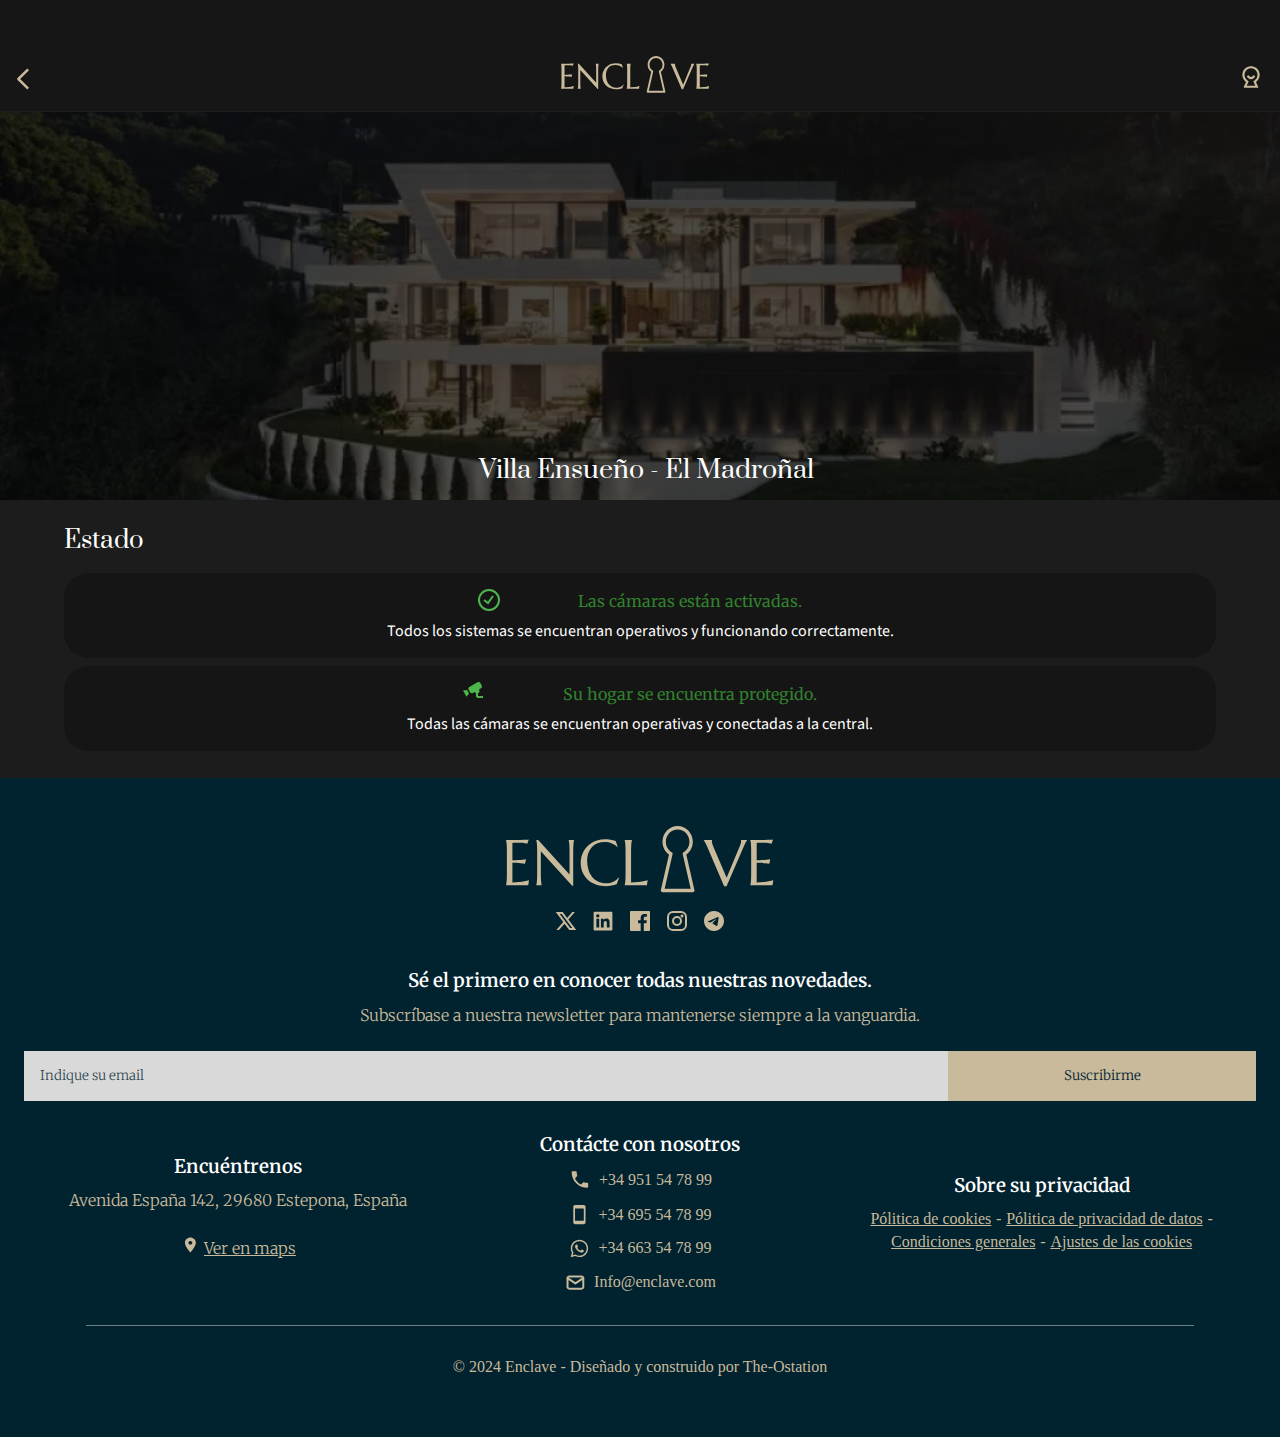
<file: property.html>
<!DOCTYPE html>
<html lang="en">

<head>
    <style>
    </style>
    <meta charset="UTF-8">
    <meta name="viewport" content="width=device-width, initial-scale=1.0">
    <link rel="stylesheet" href="CSS/css.css">
    <script src="js/jquery-3.7.1.min.js"></script>
    <link rel="stylesheet" href="swiper/swiper-bundle.min.css">
    <script src="swiper/swiper-bundle.min.js"></script>
    <script src="js/jq.js"></script>
    <title>ENCLAVE - Villa Ensueño</title>
</head>

<body>
    <header class="default">
        <span class="back">
            <a href="properties.html">
                <svg width="15" height="30" viewBox="0 0 15 30" fill="none" xmlns="http://www.w3.org/2000/svg">
                    <path fill-rule="evenodd" clip-rule="evenodd"
                        d="M4.17875 15L13.0175 23.8387L11.25 25.6062L1.5275 15.8837C1.29316 15.6493 1.16151 15.3314 1.16151 15C1.16151 14.6685 1.29316 14.3506 1.5275 14.1162L11.25 4.39374L13.0175 6.16124L4.17875 15Z"
                        fill="#C8BA9B" />
                </svg>
            </a>
        </span>
        <span class="logo">
            <svg width="148" height="37" viewBox="0 0 148 37" fill="none" xmlns="http://www.w3.org/2000/svg">
                <path
                    d="M103.437 36.6726C103.431 36.6726 103.424 36.6726 103.418 36.6726H86.6404C86.3551 36.6726 86.0857 36.5374 85.9096 36.3058C85.7325 36.0741 85.6672 35.7722 85.7343 35.4845L90.242 15.8183C88.004 14.2038 86.6404 11.5336 86.6404 8.68567C86.6404 3.89688 90.4033 0 95.0293 0C99.6553 0 103.418 3.89688 103.418 8.68567C103.418 11.5336 102.055 14.2038 99.8176 15.8183L104.284 35.304C104.339 35.4266 104.369 35.5637 104.369 35.7074C104.369 36.2402 103.951 36.6726 103.437 36.6726ZM87.8194 34.7424H102.24L97.8518 15.5964C97.7557 15.1815 97.9355 14.752 98.2916 14.5378C100.303 13.3324 101.554 11.0905 101.554 8.68567C101.554 4.96046 98.6263 1.93017 95.0293 1.93017C91.4323 1.93017 88.5045 4.96046 88.5045 8.68567C88.5045 11.0905 89.7554 13.3324 91.7679 14.5378C92.124 14.7511 92.303 15.1815 92.2078 15.5964L87.8194 34.7424Z"
                    fill="#C8BA9B" />
                <path
                    d="M0 7.7608C1.40247 7.7608 2.79372 7.75504 4.17376 7.74337C5.56501 7.73184 6.83845 7.72018 7.99408 7.70851C9.14973 7.68531 10.1371 7.65635 10.9561 7.62149C11.7751 7.58663 12.3306 7.5401 12.6222 7.48204L11.7975 9.79957C11.4273 9.69498 10.9954 9.60206 10.5017 9.52067C10.0754 9.45109 9.55364 9.38712 8.93655 9.32907C8.33068 9.25934 7.62945 9.22448 6.83284 9.22448C6.56356 9.22448 6.23819 9.23614 5.85672 9.25934C5.48647 9.27101 5.12744 9.28844 4.77962 9.31163C4.37571 9.33483 3.96619 9.35816 3.55106 9.38136V18.8953C4.7067 18.8837 5.75013 18.8489 6.68138 18.7908C7.61261 18.7326 8.4036 18.6745 9.05436 18.6165C9.8173 18.5468 10.4905 18.4655 11.0739 18.3726L10.5522 20.8992C9.77803 20.7946 8.98704 20.6959 8.17921 20.603C7.48358 20.5216 6.72625 20.4518 5.9072 20.3938C5.08817 20.3241 4.30278 20.2893 3.55106 20.2893V31.2146C4.87499 31.2146 6.09233 31.1566 7.20309 31.0404C8.31384 30.9242 9.28436 30.7906 10.1146 30.6397C11.0796 30.477 11.9603 30.2853 12.7569 30.0646L12.2688 32.8875C12.1342 32.8758 11.9322 32.8641 11.663 32.8526C11.3937 32.8409 11.0907 32.8293 10.7541 32.8177C10.4288 32.8061 10.081 32.7945 9.71071 32.7829C9.35168 32.7829 9.00947 32.7771 8.6841 32.7654C8.35873 32.7654 8.06702 32.7597 7.80895 32.748C7.56213 32.748 7.38261 32.748 7.2704 32.748H0V32.6783C0.067317 32.4344 0.129026 32.1323 0.185128 31.7723C0.252445 31.4121 0.308547 30.9648 0.353421 30.4305C0.398308 29.8962 0.431966 29.263 0.454396 28.5312C0.47684 27.7878 0.488055 26.9223 0.488055 25.9349V14.5914C0.488055 13.604 0.47684 12.7444 0.454396 12.0125C0.431966 11.269 0.398308 10.6301 0.353421 10.0958C0.308547 9.54977 0.252445 9.0967 0.185128 8.73668C0.129026 8.37652 0.067317 8.07443 0 7.83053V7.7608ZM17.8395 7.7608L35.1739 26.8584V14.5914C35.1739 13.604 35.1628 12.7444 35.1403 12.0125C35.1179 11.269 35.0842 10.6301 35.0394 10.0958C34.9944 9.54977 34.9384 9.0967 34.871 8.73668C34.815 8.37652 34.7532 8.07443 34.686 7.83053V7.7608H37.6816V7.83053C37.6143 8.07443 37.5526 8.37652 37.4965 8.73668C37.4404 9.0967 37.3899 9.54977 37.345 10.0958C37.3002 10.6301 37.2665 11.269 37.2441 12.0125C37.2216 12.7444 37.2104 13.604 37.2104 14.5914V33.0965H36.6213L19.2868 14.0163V25.9349C19.2868 26.9223 19.298 27.7878 19.3204 28.5312C19.3429 29.263 19.3766 29.8962 19.4214 30.4305C19.4663 30.9648 19.5168 31.4121 19.5729 31.7723C19.629 32.1323 19.6906 32.4344 19.758 32.6783V32.748H16.7624V32.6783C16.8296 32.4344 16.8914 32.1323 16.9475 31.7723C17.0148 31.4121 17.0709 30.9648 17.1158 30.4305C17.1606 29.8962 17.1943 29.263 17.2167 28.5312C17.2392 27.7878 17.2504 26.9223 17.2504 25.9349V14.5914C17.2504 13.604 17.2392 12.7444 17.2167 12.0125C17.1943 11.269 17.1606 10.6301 17.1158 10.0958C17.0709 9.54977 17.0148 9.0967 16.9475 8.73668C16.8914 8.37652 16.8296 8.07443 16.7624 7.83053V7.7608H17.8395ZM61.8995 11.5943L61.748 11.664C60.8729 10.8276 59.8182 10.1596 58.584 9.66012C57.3611 9.16065 56.0148 8.91085 54.5449 8.91085C53.1312 8.91085 51.8354 9.14322 50.6572 9.60783C49.4791 10.0609 48.4638 10.723 47.6111 11.5943C46.7696 12.4656 46.1133 13.5342 45.642 14.8004C45.1707 16.0667 44.9352 17.5071 44.9352 19.1219C44.9352 20.8992 45.1596 22.5603 45.6083 24.1053C46.0572 25.6387 46.7247 26.9688 47.6111 28.0957C48.4975 29.2224 49.6025 30.1111 50.9265 30.7615C52.2617 31.4005 53.8156 31.72 55.5883 31.72C56.2279 31.72 56.8674 31.6503 57.5069 31.5108C58.1464 31.3715 58.7579 31.1682 59.3414 30.901C59.9361 30.6222 60.4914 30.2912 61.0075 29.9078C61.5348 29.5128 62.0116 29.0656 62.438 28.566L62.6232 28.688L61.2768 32.2426C60.4353 32.5796 59.504 32.8352 58.483 33.0093C57.4732 33.1952 56.4522 33.2882 55.4201 33.2882C53.3444 33.2882 51.4427 32.9804 49.7148 32.3647C47.9982 31.7374 46.5172 30.8545 45.2718 29.7161C44.0376 28.5777 43.0727 27.2127 42.377 25.6212C41.6927 24.0181 41.3505 22.2408 41.3505 20.2893C41.3505 19.1857 41.4851 18.0996 41.7544 17.0308C42.0349 15.9621 42.4388 14.9456 42.9662 13.9814C43.4934 13.0174 44.1441 12.1344 44.9183 11.333C45.6925 10.5197 46.5733 9.817 47.5606 9.22448C48.5591 8.63209 49.6531 8.17325 50.8424 7.84796C52.043 7.51114 53.3388 7.34259 54.7301 7.34259C56.8954 7.34259 58.9038 7.68531 60.7551 8.37076L61.8995 11.5943ZM69.254 31.2146C70.5779 31.2146 71.7953 31.1566 72.906 31.0404C74.0168 30.9242 74.9873 30.7906 75.8176 30.6397C76.7825 30.477 77.6633 30.2853 78.4599 30.0646L77.9718 32.8875C77.8371 32.8758 77.6352 32.8641 77.366 32.8526C77.0967 32.8409 76.7937 32.8293 76.4571 32.8177C76.1318 32.8061 75.7839 32.7945 75.4137 32.7829C75.0547 32.7829 74.7125 32.7771 74.3871 32.7654C74.0618 32.7654 73.77 32.7597 73.512 32.748C73.2652 32.748 73.0855 32.748 72.9734 32.748H65.7029V32.6783C65.7703 32.4344 65.8321 32.1323 65.8881 31.7723C65.9555 31.4121 66.0116 30.9648 66.0564 30.4305C66.1013 29.8962 66.135 29.263 66.1574 28.5312C66.1798 27.7878 66.1911 26.9223 66.1911 25.9349V14.5914C66.1911 13.604 66.1798 12.7444 66.1574 12.0125C66.135 11.269 66.1013 10.6301 66.0564 10.0958C66.0116 9.54977 65.9555 9.0967 65.8881 8.73668C65.8321 8.37652 65.7703 8.07443 65.7029 7.83053V7.7608H69.7421V7.83053C69.6748 8.07443 69.6074 8.37652 69.5402 8.73668C69.484 9.0967 69.4336 9.54977 69.3887 10.0958C69.355 10.6301 69.3213 11.269 69.2877 12.0125C69.2653 12.7444 69.254 13.604 69.254 14.5914V31.2146ZM114.071 7.7608V7.83053C114.049 7.88859 114.032 7.97574 114.021 8.09186C114.01 8.20811 114.004 8.31256 114.004 8.40548C114.004 8.76564 114.049 9.16642 114.139 9.60783C114.24 10.0377 114.425 10.5778 114.694 11.2284L122.15 28.6357L129.353 11.3678C129.521 10.938 129.701 10.4675 129.891 9.95632C130.082 9.44518 130.178 8.92828 130.178 8.40548C130.178 8.26617 130.166 8.15006 130.144 8.057C130.121 7.95255 130.099 7.87706 130.076 7.83053V7.7608H133.526V7.83053C133.313 8.05123 133.056 8.44625 132.752 9.01544C132.45 9.58463 132.119 10.2874 131.759 11.1238L122.116 33.2882H120.77L111.631 11.9777C111.418 11.4782 111.194 10.996 110.958 10.5314C110.734 10.0667 110.52 9.64846 110.318 9.27677C110.117 8.89342 109.937 8.57403 109.78 8.31846C109.623 8.0629 109.516 7.90025 109.46 7.83053V7.7608H114.071ZM135.243 7.7608C136.646 7.7608 138.036 7.75504 139.416 7.74337C140.808 7.73184 142.081 7.72018 143.237 7.70851C144.393 7.68531 145.38 7.65635 146.2 7.62149C147.018 7.58663 147.573 7.5401 147.865 7.48204L147.04 9.79957C146.67 9.69498 146.238 9.60206 145.745 9.52067C145.318 9.45109 144.797 9.38712 144.179 9.32907C143.574 9.25934 142.872 9.22448 142.076 9.22448C141.807 9.22448 141.482 9.23614 141.1 9.25934C140.73 9.27101 140.371 9.28844 140.022 9.31163C139.619 9.33483 139.21 9.35816 138.795 9.38136V18.8953C139.949 18.8837 140.994 18.8489 141.924 18.7908C142.855 18.7326 143.647 18.6745 144.297 18.6165C145.061 18.5468 145.733 18.4655 146.316 18.3726L145.795 20.8992C145.021 20.7946 144.23 20.6959 143.422 20.603C142.727 20.5216 141.97 20.4518 141.15 20.3938C140.331 20.3241 139.546 20.2893 138.795 20.2893V31.2146C140.118 31.2146 141.336 31.1566 142.447 31.0404C143.556 30.9242 144.528 30.7906 145.358 30.6397C146.323 30.477 147.203 30.2853 148 30.0646L147.512 32.8875C147.377 32.8758 147.175 32.8641 146.906 32.8526C146.637 32.8409 146.334 32.8293 145.997 32.8177C145.672 32.8061 145.323 32.7945 144.954 32.7829C144.594 32.7829 144.252 32.7771 143.928 32.7654C143.601 32.7654 143.31 32.7597 143.053 32.748C142.805 32.748 142.626 32.748 142.513 32.748H135.243V32.6783C135.311 32.4344 135.372 32.1323 135.429 31.7723C135.495 31.4121 135.552 30.9648 135.597 30.4305C135.641 29.8962 135.675 29.263 135.698 28.5312C135.72 27.7878 135.731 26.9223 135.731 25.9349V14.5914C135.731 13.604 135.72 12.7444 135.698 12.0125C135.675 11.269 135.641 10.6301 135.597 10.0958C135.552 9.54977 135.495 9.0967 135.429 8.73668C135.372 8.37652 135.311 8.07443 135.243 7.83053V7.7608Z"
                    fill="#C8BA9B" />
            </svg>
        </span>
        <span class="user">
            <a href="user_options.html">
                <svg width="26" height="26" viewBox="0 0 26 26" fill="none" xmlns="http://www.w3.org/2000/svg">
                    <path
                        d="M8.00594 17.9173C6.5017 16.8565 5.37425 15.3443 4.78696 13.5999C4.19967 11.8554 4.18304 9.96925 4.73947 8.2147C5.29591 6.46015 6.39651 4.92833 7.88181 3.84117C9.36712 2.754 11.16 2.16797 13.0007 2.16797C14.8413 2.16797 16.6342 2.754 18.1195 3.84117C19.6048 4.92833 20.7054 6.46015 21.2618 8.2147C21.8183 9.96925 21.8016 11.8554 21.2143 13.5999C20.6271 15.3443 19.4996 16.8565 17.9954 17.9173L20.2519 23.074C20.2882 23.1565 20.3032 23.2468 20.2958 23.3366C20.2883 23.4265 20.2585 23.513 20.2091 23.5884C20.1598 23.6638 20.0923 23.7258 20.013 23.7685C19.9336 23.8113 19.8448 23.8336 19.7547 23.8334H6.24553C6.15552 23.8335 6.0669 23.8112 5.98767 23.7685C5.90844 23.7258 5.84111 23.664 5.79175 23.5887C5.7424 23.5135 5.71257 23.4271 5.70498 23.3374C5.69739 23.2477 5.71227 23.1575 5.74828 23.075L8.00594 17.9173ZM15.3022 17.1665L16.7452 16.1471C17.8737 15.3517 18.7197 14.2177 19.1605 12.9093C19.6013 11.6009 19.614 10.1861 19.1968 8.87C18.7796 7.55388 17.9542 6.40479 16.8401 5.58925C15.7261 4.77371 14.3813 4.33408 13.0007 4.33408C11.62 4.33408 10.2752 4.77371 9.16115 5.58925C8.04711 6.40479 7.22168 7.55388 6.80449 8.87C6.3873 10.1861 6.40003 11.6009 6.84082 12.9093C7.28161 14.2177 8.12757 15.3517 9.25611 16.1471L10.698 17.1665L8.72961 21.6667H17.2706L15.3022 17.1665ZM8.79569 11.8842L10.8974 11.3588C11.014 11.8283 11.2844 12.2452 11.6655 12.5432C12.0465 12.8412 12.5164 13.0031 13.0001 13.0031C13.4839 13.0031 13.9537 12.8412 14.3348 12.5432C14.7158 12.2452 14.9862 11.8283 15.1029 11.3588L17.2045 11.8842C16.9688 12.8207 16.4272 13.6518 15.6656 14.2455C14.9039 14.8392 13.9658 15.1617 13.0001 15.1617C12.0344 15.1617 11.0963 14.8392 10.3346 14.2455C9.57299 13.6518 9.03137 12.8207 8.79569 11.8842Z"
                        fill="#C8BA9B" />
                </svg>
            </a>
        </span>
    </header>
    <main class="prperty">
        <div class="header-dummy"></div>
        <div class="cover-property">
            <div class="content fondo-4">
                <p class="subtitles">
                    Villa Ensueño - El Madroñal
                </p>
            </div>
        </div>
        <section id="status">
            <h2 class="subtitles">Estado</h2>
            <div>
                <div class="home-status">
                    <div>
                        <span></span> 
                        <span class="txt-botones">Las cámaras están activadas.</span>
                    </div>
                    <span class="text">
                        Todos los sistemas se encuentran operativos y funcionando correctamente. 
                    </span>
                </div>
                <div class="camera-status">
                    <div>
                        <span></span> 
                        <span class="txt-botones">Su hogar se encuentra protegido.</span>
                    </div>
                    <span class="text">
                        Todas las cámaras se encuentran operativas y conectadas a la central.
                    </span>
                </div>
            </div>
        </section>
    </main>
    <footer>
        <div class="footer-social">
            <svg width="268" height="67" viewBox="0 0 268 67" fill="none" xmlns="http://www.w3.org/2000/svg">
                <path
                    d="M186.831 66.2389C186.821 66.2389 186.807 66.2389 186.797 66.2389H156.492C155.977 66.2389 155.491 65.9947 155.172 65.5765C154.852 65.158 154.735 64.6126 154.856 64.093L162.998 28.5715C158.955 25.6553 156.492 20.8322 156.492 15.6883C156.492 7.03865 163.289 0 171.645 0C180 0 186.797 7.03865 186.797 15.6883C186.797 20.8322 184.334 25.6553 180.293 28.5715L188.361 63.767C188.46 63.9884 188.514 64.2361 188.514 64.4956C188.514 65.458 187.76 66.2389 186.831 66.2389ZM158.622 62.7525H184.669L176.743 28.1706C176.569 27.4212 176.894 26.6455 177.537 26.2585C181.17 24.0813 183.43 20.0319 183.43 15.6883C183.43 8.95972 178.142 3.48633 171.645 3.48633C165.148 3.48633 159.859 8.95972 159.859 15.6883C159.859 20.0319 162.119 24.0813 165.754 26.2585C166.397 26.6437 166.72 27.4212 166.548 28.1706L158.622 62.7525Z"
                    fill="#C8BA9B" />
                <path
                    d="M0 14.0178C2.53317 14.0178 5.04609 14.0074 7.53875 13.9864C10.0517 13.9655 12.3518 13.9445 14.4391 13.9234C16.5265 13.8815 18.3098 13.8292 19.7893 13.7662C21.2685 13.7032 22.2718 13.6192 22.7986 13.5143L21.309 17.7003C20.6402 17.5114 19.8601 17.3436 18.9684 17.1966C18.1984 17.0709 17.256 16.9553 16.1414 16.8505C15.0471 16.7245 13.7805 16.6616 12.3417 16.6616C11.8553 16.6616 11.2676 16.6826 10.5786 16.7245C9.90979 16.7456 9.26131 16.7771 8.63308 16.819C7.90352 16.8609 7.16383 16.903 6.41401 16.9449V34.1292C8.50136 34.1083 10.386 34.0454 12.0681 33.9405C13.7501 33.8354 15.1788 33.7305 16.3542 33.6257C17.7323 33.4997 18.9482 33.353 20.0019 33.1851L19.0596 37.7487C17.6613 37.5598 16.2326 37.3815 14.7735 37.2137C13.517 37.0667 12.1491 36.9407 10.6697 36.8359C9.19039 36.7099 7.7718 36.6472 6.41401 36.6472V56.3807C8.80534 56.3807 11.0041 56.2758 13.0104 56.0661C15.0167 55.8561 16.7696 55.6149 18.2693 55.3422C20.0122 55.0484 21.603 54.7021 23.0419 54.3035L22.1602 59.4023C21.9172 59.3812 21.5523 59.3601 21.066 59.3393C20.5797 59.3182 20.0323 59.2971 19.4244 59.2763C18.8367 59.2552 18.2085 59.2344 17.5397 59.2133C16.8912 59.2133 16.2731 59.2029 15.6854 59.1819C15.0978 59.1819 14.5709 59.1715 14.1047 59.1504C13.6589 59.1504 13.3347 59.1504 13.132 59.1504H0V59.0244C0.12159 58.5839 0.233051 58.0382 0.334383 57.388C0.455973 56.7375 0.557306 55.9295 0.638358 54.9644C0.719433 53.9993 0.780228 52.8557 0.820742 51.5338C0.86128 50.1911 0.881537 48.6278 0.881537 46.8443V26.3554C0.881537 24.5719 0.86128 23.0193 0.820742 21.6974C0.780228 20.3545 0.719433 19.2004 0.638358 18.2353C0.557306 17.2491 0.455973 16.4308 0.334383 15.7805C0.233051 15.13 0.12159 14.5843 0 14.1438V14.0178ZM32.2221 14.0178L63.5321 48.5125V26.3554C63.5321 24.5719 63.512 23.0193 63.4713 21.6974C63.4308 20.3545 63.37 19.2004 63.289 18.2353C63.2079 17.2491 63.1066 16.4308 62.9849 15.7805C62.8837 15.13 62.7721 14.5843 62.6507 14.1438V14.0178H68.0614V14.1438C67.94 14.5843 67.8284 15.13 67.7271 15.7805C67.6258 16.4308 67.5346 17.2491 67.4534 18.2353C67.3725 19.2004 67.3117 20.3545 67.2712 21.6974C67.2305 23.0193 67.2104 24.5719 67.2104 26.3554V59.7798H66.1463L34.8364 25.3167V46.8443C34.8364 48.6278 34.8565 50.1911 34.897 51.5338C34.9377 52.8557 34.9985 53.9993 35.0794 54.9644C35.1606 55.9295 35.2518 56.7375 35.3531 57.388C35.4544 58.0382 35.5657 58.5839 35.6874 59.0244V59.1504H30.2767V59.0244C30.3981 58.5839 30.5096 58.0382 30.6109 57.388C30.7326 56.7375 30.8338 55.9295 30.915 54.9644C30.996 53.9993 31.0568 52.8557 31.0972 51.5338C31.1379 50.1911 31.1581 48.6278 31.1581 46.8443V26.3554C31.1581 24.5719 31.1379 23.0193 31.0972 21.6974C31.0568 20.3545 30.996 19.2004 30.915 18.2353C30.8338 17.2491 30.7326 16.4308 30.6109 15.7805C30.5096 15.13 30.3981 14.5843 30.2767 14.1438V14.0178H32.2221ZM111.804 20.942L111.531 21.0679C109.95 19.5572 108.045 18.3506 105.816 17.4484C103.607 16.5463 101.175 16.0951 98.5203 16.0951C95.9669 16.0951 93.6264 16.5148 91.4984 17.354C89.3705 18.1723 87.5366 19.3683 85.9965 20.942C84.4765 22.5157 83.291 24.446 82.4398 26.733C81.5885 29.0202 81.163 31.6218 81.163 34.5385C81.163 37.7487 81.5684 40.7491 82.379 43.5396C83.1897 46.3093 84.3953 48.7118 85.9965 50.7472C87.5974 52.7823 89.5934 54.3875 91.9847 55.5624C94.3964 56.7164 97.2032 57.2935 100.405 57.2935C101.56 57.2935 102.715 57.1676 103.87 56.9157C105.026 56.6641 106.13 56.2969 107.184 55.8142C108.258 55.3107 109.261 54.7128 110.193 54.0203C111.146 53.3069 112.007 52.4992 112.777 51.5968L113.112 51.8172L110.68 58.2376C109.16 58.8462 107.478 59.3078 105.634 59.6224C103.81 59.9581 101.965 60.1262 100.101 60.1262C96.3519 60.1262 92.9171 59.5701 89.7962 58.458C86.6956 57.325 84.0206 55.7302 81.771 53.674C79.5418 51.6178 77.7991 49.1524 76.5425 46.2778C75.3065 43.3822 74.6883 40.172 74.6883 36.6472C74.6883 34.6537 74.9315 32.692 75.4178 30.7615C75.9245 28.8313 76.6541 26.9953 77.6066 25.2537C78.5589 23.5124 79.7343 21.9175 81.1326 20.47C82.531 19.0011 84.1219 17.7318 85.9052 16.6616C87.7087 15.5916 89.6846 14.7628 91.8329 14.1753C94.0013 13.5669 96.3419 13.2625 98.8549 13.2625C102.766 13.2625 106.394 13.8815 109.737 15.1196L111.804 20.942ZM125.088 56.3807C127.48 56.3807 129.678 56.2758 131.685 56.0661C133.691 55.8561 135.444 55.6149 136.944 55.3422C138.687 55.0484 140.277 54.7021 141.716 54.3035L140.835 59.4023C140.591 59.3812 140.227 59.3601 139.74 59.3393C139.254 59.3182 138.707 59.2971 138.099 59.2763C137.511 59.2552 136.883 59.2344 136.214 59.2133C135.566 59.2133 134.948 59.2029 134.36 59.1819C133.772 59.1819 133.245 59.1715 132.779 59.1504C132.333 59.1504 132.009 59.1504 131.806 59.1504H118.674V59.0244C118.796 58.5839 118.908 58.0382 119.009 57.388C119.13 56.7375 119.232 55.9295 119.313 54.9644C119.394 53.9993 119.455 52.8557 119.495 51.5338C119.536 50.1911 119.556 48.6278 119.556 46.8443V26.3554C119.556 24.5719 119.536 23.0193 119.495 21.6974C119.455 20.3545 119.394 19.2004 119.313 18.2353C119.232 17.2491 119.13 16.4308 119.009 15.7805C118.908 15.13 118.796 14.5843 118.674 14.1438V14.0178H125.97V14.1438C125.848 14.5843 125.727 15.13 125.605 15.7805C125.504 16.4308 125.413 17.2491 125.332 18.2353C125.271 19.2004 125.21 20.3545 125.149 21.6974C125.109 23.0193 125.088 24.5719 125.088 26.3554V56.3807ZM206.039 14.0178V14.1438C205.998 14.2486 205.968 14.4061 205.948 14.6158C205.927 14.8258 205.917 15.0144 205.917 15.1823C205.917 15.8328 205.998 16.5567 206.16 17.354C206.343 18.1304 206.677 19.106 207.163 20.2811L220.63 51.7227L233.64 20.533C233.944 19.7565 234.269 18.9067 234.613 17.9834C234.957 17.0602 235.131 16.1266 235.131 15.1823C235.131 14.9306 235.109 14.7209 235.069 14.5528C235.029 14.3642 234.988 14.2278 234.947 14.1438V14.0178H241.179V14.1438C240.793 14.5424 240.329 15.2559 239.781 16.284C239.235 17.3121 238.636 18.5814 237.987 20.0922L220.569 60.1262H218.137L201.631 21.6344C201.246 20.7323 200.841 19.8614 200.415 19.0222C200.01 18.1827 199.625 17.4274 199.26 16.756C198.895 16.0636 198.571 15.4867 198.287 15.0251C198.004 14.5635 197.811 14.2697 197.71 14.1438V14.0178H206.039ZM244.28 14.0178C246.813 14.0178 249.325 14.0074 251.817 13.9864C254.332 13.9655 256.63 13.9445 258.718 13.9234C260.806 13.8815 262.59 13.8292 264.07 13.7662C265.547 13.7032 266.55 13.6192 267.077 13.5143L265.588 17.7003C264.92 17.5114 264.139 17.3436 263.248 17.1966C262.477 17.0709 261.536 16.9553 260.421 16.8505C259.326 16.7245 258.06 16.6616 256.621 16.6616C256.135 16.6616 255.548 16.6826 254.858 16.7245C254.19 16.7456 253.541 16.7771 252.912 16.819C252.184 16.8609 251.444 16.903 250.694 16.9449V34.1292C252.78 34.1083 254.667 34.0454 256.348 33.9405C258.029 33.8354 259.458 33.7305 260.634 33.6257C262.013 33.4997 263.227 33.353 264.28 33.1851L263.339 37.7487C261.941 37.5598 260.512 37.3815 259.053 37.2137C257.796 37.0667 256.429 36.9407 254.949 36.8359C253.47 36.7099 252.052 36.6472 250.694 36.6472V56.3807C253.084 56.3807 255.285 56.2758 257.291 56.0661C259.295 55.8561 261.05 55.6149 262.549 55.3422C264.292 55.0484 265.882 54.7021 267.321 54.3035L266.44 59.4023C266.196 59.3812 265.832 59.3601 265.346 59.3393C264.86 59.3182 264.312 59.2971 263.703 59.2763C263.117 59.2552 262.487 59.2344 261.819 59.2133C261.17 59.2133 260.552 59.2029 259.966 59.1819C259.377 59.1819 258.85 59.1715 258.385 59.1504C257.938 59.1504 257.614 59.1504 257.411 59.1504H244.28V59.0244C244.402 58.5839 244.512 58.0382 244.615 57.388C244.735 56.7375 244.838 55.9295 244.919 54.9644C244.998 53.9993 245.06 52.8557 245.101 51.5338C245.142 50.1911 245.161 48.6278 245.161 46.8443V26.3554C245.161 24.5719 245.142 23.0193 245.101 21.6974C245.06 20.3545 244.998 19.2004 244.919 18.2353C244.838 17.2491 244.735 16.4308 244.615 15.7805C244.512 15.13 244.402 14.5843 244.28 14.1438V14.0178Z"
                    fill="#C8BA9B" />
            </svg>
            <nav>
                <a href="#">
                    <svg width="24" height="24" viewBox="0 0 24 24" fill="none" xmlns="http://www.w3.org/2000/svg">
                        <path
                            d="M10.488 14.651L15.25 21H22.25L14.392 10.522L20.93 3H18.28L13.163 8.886L8.75 3H1.75L9.26 13.015L2.32 21H4.97L10.488 14.651ZM16.25 19L5.75 5H7.75L18.25 19H16.25Z"
                            fill="#C8BA9B" />
                    </svg>
                </a>
                <a href="#">
                    <svg width="24" height="24" viewBox="0 0 24 24" fill="none" xmlns="http://www.w3.org/2000/svg">
                        <path
                            d="M20.625 2.625H3.375C2.96016 2.625 2.625 2.96016 2.625 3.375V20.625C2.625 21.0398 2.96016 21.375 3.375 21.375H20.625C21.0398 21.375 21.375 21.0398 21.375 20.625V3.375C21.375 2.96016 21.0398 2.625 20.625 2.625ZM8.18672 18.6023H5.40469V9.65391H8.18672V18.6023ZM6.79688 8.43047C6.47795 8.43047 6.16619 8.3359 5.90102 8.15871C5.63584 7.98153 5.42917 7.72969 5.30712 7.43505C5.18507 7.1404 5.15314 6.81618 5.21536 6.50339C5.27758 6.19059 5.43115 5.90327 5.65667 5.67776C5.88218 5.45225 6.1695 5.29867 6.48229 5.23645C6.79509 5.17423 7.11931 5.20617 7.41395 5.32821C7.7086 5.45026 7.96044 5.65694 8.13762 5.92211C8.3148 6.18729 8.40937 6.49905 8.40937 6.81797C8.40703 7.70859 7.68516 8.43047 6.79688 8.43047ZM18.6023 18.6023H15.8227V14.25C15.8227 13.2117 15.8039 11.8781 14.3766 11.8781C12.9305 11.8781 12.7078 13.0078 12.7078 14.175V18.6023H9.93047V9.65391H12.5977V10.8773H12.6352C13.0055 10.1742 13.9125 9.43125 15.2672 9.43125C18.0844 9.43125 18.6023 11.2852 18.6023 13.6945V18.6023Z"
                            fill="#C8BA9B" />
                    </svg>
                </a>
                <a href="#">
                    <svg width="24" height="24" viewBox="0 0 24 24" fill="none" xmlns="http://www.w3.org/2000/svg">
                        <path
                            d="M20.9 2H3.1C2.80826 2 2.52847 2.11589 2.32218 2.32218C2.11589 2.52847 2 2.80826 2 3.1V20.9C2 21.1917 2.11589 21.4715 2.32218 21.6778C2.52847 21.8841 2.80826 22 3.1 22H12.68V14.25H10.08V11.25H12.68V9C12.6261 8.47176 12.6885 7.93813 12.8627 7.43654C13.0369 6.93495 13.3188 6.47755 13.6885 6.09641C14.0582 5.71528 14.5068 5.41964 15.0028 5.23024C15.4989 5.04083 16.0304 4.96225 16.56 5C17.3383 4.99463 18.1163 5.03469 18.89 5.12V7.82H17.3C16.04 7.82 15.8 8.42 15.8 9.29V11.22H18.8L18.41 14.22H15.8V22H20.9C21.0445 22 21.1875 21.9715 21.321 21.9163C21.4544 21.861 21.5757 21.78 21.6778 21.6778C21.78 21.5757 21.861 21.4544 21.9163 21.321C21.9715 21.1875 22 21.0445 22 20.9V3.1C22 2.95555 21.9715 2.81251 21.9163 2.67905C21.861 2.54559 21.78 2.42433 21.6778 2.32218C21.5757 2.22004 21.4544 2.13901 21.321 2.08373C21.1875 2.02845 21.0445 2 20.9 2Z"
                            fill="#C8BA9B" />
                    </svg>
                </a>
                <a href="#">
                    <svg width="24" height="24" viewBox="0 0 24 24" fill="none" xmlns="http://www.w3.org/2000/svg">
                        <path
                            d="M17 8.5C17.8284 8.5 18.5 7.82843 18.5 7C18.5 6.17157 17.8284 5.5 17 5.5C16.1716 5.5 15.5 6.17157 15.5 7C15.5 7.82843 16.1716 8.5 17 8.5Z"
                            fill="#C8BA9B" />
                        <path
                            d="M16 3C18.76 3 21 5.24 21 8V16C21 18.76 18.76 21 16 21H8C5.24 21 3 18.76 3 16V8C3 5.24 5.24 3 8 3H12H16Z"
                            stroke="#C8BA9B" stroke-width="2" stroke-linecap="round" stroke-linejoin="round" />
                        <path
                            d="M12 8C14.21 8 16 9.79 16 12C16 14.21 14.21 16 12 16C9.79 16 8 14.21 8 12C8 9.79 9.79 8 12 8Z"
                            stroke="#C8BA9B" stroke-width="2" stroke-linecap="round" stroke-linejoin="round" />
                    </svg>
                </a>
                <a href="#">
                    <svg width="24" height="24" viewBox="0 0 24 24" fill="none" xmlns="http://www.w3.org/2000/svg">
                        <path
                            d="M12 2C6.48 2 2 6.48 2 12C2 17.52 6.48 22 12 22C17.52 22 22 17.52 22 12C22 6.48 17.52 2 12 2ZM16.64 8.8C16.49 10.38 15.84 14.22 15.51 15.99C15.37 16.74 15.09 16.99 14.83 17.02C14.25 17.07 13.81 16.64 13.25 16.27C12.37 15.69 11.87 15.33 11.02 14.77C10.03 14.12 10.67 13.76 11.24 13.18C11.39 13.03 13.95 10.7 14 10.49C14.0069 10.4582 14.006 10.4252 13.9973 10.3938C13.9886 10.3624 13.9724 10.3337 13.95 10.31C13.89 10.26 13.81 10.28 13.74 10.29C13.65 10.31 12.25 11.24 9.52 13.08C9.12 13.35 8.76 13.49 8.44 13.48C8.08 13.47 7.4 13.28 6.89 13.11C6.26 12.91 5.77 12.8 5.81 12.45C5.83 12.27 6.08 12.09 6.55 11.9C9.47 10.63 11.41 9.79 12.38 9.39C15.16 8.23 15.73 8.03 16.11 8.03C16.19 8.03 16.38 8.05 16.5 8.15C16.6 8.23 16.63 8.34 16.64 8.42C16.63 8.48 16.65 8.66 16.64 8.8Z"
                            fill="#C8BA9B" />
                    </svg>
                </a>
            </nav>
        </div>
        <div class="footer-newsletter">
            <h3 class="encabezado">Sé el primero en conocer todas nuestras novedades.</h3>
            <p class="txt-footer resaltar">
                Subscríbase a nuestra newsletter para mantenerse siempre a la vanguardia.
            </p>
            <form>
                <span class="input-txt">
                    <input class="txt-footer" type="text" id="email-newsletter" name="email-newsletter"
                        placeholder="Indique su email"><button type="submit" class="txt-footer">Suscribirme</button>
                </span>
            </form>
        </div>
        <div class="footer-location">
            <h3 class="encabezado">Encuéntrenos</h3>
            <p class="txt-footer resaltar">
                Avenida España 142, 29680 Estepona, España
            </p>
            <p class="txt-footer resaltar">
                <span>
                    <svg width="19" height="18" viewBox="0 0 19 18" fill="none" xmlns="http://www.w3.org/2000/svg">
                        <path
                            d="M9.375 8.625C8.857 8.625 8.36022 8.42746 7.99393 8.07583C7.62765 7.72419 7.42188 7.24728 7.42188 6.75C7.42188 6.25272 7.62765 5.77581 7.99393 5.42417C8.36022 5.07254 8.857 4.875 9.375 4.875C9.893 4.875 10.3898 5.07254 10.7561 5.42417C11.1224 5.77581 11.3281 6.25272 11.3281 6.75C11.3281 6.99623 11.2776 7.24005 11.1795 7.46753C11.0813 7.69502 10.9374 7.90172 10.7561 8.07583C10.5747 8.24994 10.3594 8.38805 10.1224 8.48227C9.88547 8.5765 9.63149 8.625 9.375 8.625ZM9.375 1.5C7.9246 1.5 6.5336 2.05312 5.50801 3.03769C4.48242 4.02226 3.90625 5.35761 3.90625 6.75C3.90625 10.6875 9.375 16.5 9.375 16.5C9.375 16.5 14.8438 10.6875 14.8438 6.75C14.8438 5.35761 14.2676 4.02226 13.242 3.03769C12.2164 2.05312 10.8254 1.5 9.375 1.5Z"
                            fill="#C8BA9B" />
                    </svg>
                </span>
                <a class="undeline">
                    Ver en maps
                </a>
            </p>
        </div>
        <div class="footer-contact-us">
            <h3 class="encabezado">Contácte con nosotros</h3>
            <nav>
                <a href="#" class="resaltar">
                    <svg width="23" height="23" viewBox="0 0 23 23" fill="none" xmlns="http://www.w3.org/2000/svg">
                        <path
                            d="M6.97751 10.3908C8.29751 12.985 10.4242 15.1117 13.0183 16.4317L15.035 14.415C15.2917 14.1583 15.6492 14.085 15.97 14.1858C16.9967 14.525 18.0967 14.7083 19.2425 14.7083C19.4856 14.7083 19.7188 14.8049 19.8907 14.9768C20.0626 15.1487 20.1592 15.3819 20.1592 15.625V18.8333C20.1592 19.0764 20.0626 19.3096 19.8907 19.4815C19.7188 19.6534 19.4856 19.75 19.2425 19.75C15.1096 19.75 11.1459 18.1082 8.22343 15.1857C5.30099 12.2633 3.65918 8.29962 3.65918 4.16667C3.65918 3.92355 3.75576 3.69039 3.92767 3.51849C4.09957 3.34658 4.33273 3.25 4.57585 3.25H7.78418C8.0273 3.25 8.26045 3.34658 8.43236 3.51849C8.60427 3.69039 8.70085 3.92355 8.70085 4.16667C8.70085 5.3125 8.88418 6.4125 9.22335 7.43917C9.32418 7.76 9.25085 8.1175 8.99418 8.37417L6.97751 10.3908Z"
                            fill="#C8BA9B" />
                    </svg>
                    <span>+34 951 54 78 99</span>
                </a>
                <a href="#" class="resaltar">
                    <svg width="22" height="21" viewBox="0 0 22 21" fill="none" xmlns="http://www.w3.org/2000/svg">
                        <path
                            d="M15.7842 16.625H7.03418V4.375H15.7842M15.7842 0.875H7.03418C6.06293 0.875 5.28418 1.65375 5.28418 2.625V18.375C5.28418 18.8391 5.46855 19.2842 5.79674 19.6124C6.12493 19.9406 6.57005 20.125 7.03418 20.125H15.7842C16.2483 20.125 16.6934 19.9406 17.0216 19.6124C17.3498 19.2842 17.5342 18.8391 17.5342 18.375V2.625C17.5342 2.16087 17.3498 1.71575 17.0216 1.38756C16.6934 1.05937 16.2483 0.875 15.7842 0.875Z"
                            fill="#C8BA9B" />
                    </svg>
                    <span>+34 695 54 78 99</span>
                </a>
                <a href="#" class="resaltar">
                    <svg width="22" height="21" viewBox="0 0 22 21" fill="none" xmlns="http://www.w3.org/2000/svg">
                        <path
                            d="M17.5781 4.2963C16.7758 3.48614 15.8203 2.84377 14.7672 2.40661C13.7141 1.96946 12.5846 1.74627 11.4444 1.75005C6.66688 1.75005 2.77313 5.6438 2.77313 10.4213C2.77313 11.9525 3.17563 13.44 3.92813 14.7525L2.70312 19.25L7.29688 18.0425C8.56563 18.7338 9.99188 19.1013 11.4444 19.1013C16.2219 19.1013 20.1156 15.2075 20.1156 10.43C20.1156 8.1113 19.2144 5.93255 17.5781 4.2963ZM11.4444 17.6313C10.1494 17.6313 8.88063 17.2813 7.76938 16.625L7.50688 16.4675L4.77688 17.185L5.50313 14.525L5.32813 14.2538C4.60848 13.105 4.22643 11.7769 4.22563 10.4213C4.22563 6.4488 7.46312 3.2113 11.4356 3.2113C13.3606 3.2113 15.1719 3.9638 16.5281 5.3288C17.1998 5.99718 17.7321 6.79227 18.094 7.66796C18.456 8.54365 18.6405 9.4825 18.6369 10.43C18.6544 14.4025 15.4169 17.6313 11.4444 17.6313ZM15.3994 12.2413C15.1806 12.1363 14.1131 11.6113 13.9206 11.5325C13.7194 11.4625 13.5794 11.4275 13.4306 11.6375C13.2819 11.8563 12.8706 12.3463 12.7481 12.4863C12.6256 12.635 12.4944 12.6525 12.2756 12.5388C12.0569 12.4338 11.3569 12.1975 10.5344 11.4625C9.88688 10.885 9.45813 10.1763 9.32688 9.95755C9.20438 9.7388 9.30937 9.62505 9.42312 9.5113C9.51937 9.41505 9.64188 9.25755 9.74688 9.13505C9.85188 9.01255 9.89563 8.9163 9.96563 8.7763C10.0356 8.62755 10.0006 8.50505 9.94813 8.40005C9.89563 8.29505 9.45813 7.22755 9.28312 6.79005C9.10813 6.37005 8.92438 6.42255 8.79313 6.4138H8.37313C8.22437 6.4138 7.99688 6.4663 7.79563 6.68505C7.60313 6.9038 7.04313 7.4288 7.04313 8.4963C7.04313 9.5638 7.82188 10.5963 7.92688 10.7363C8.03188 10.885 9.45813 13.0725 11.6281 14.0088C12.1444 14.2363 12.5469 14.3675 12.8619 14.4638C13.3781 14.63 13.8506 14.6038 14.2269 14.5513C14.6469 14.49 15.5131 14.0263 15.6881 13.5188C15.8719 13.0113 15.8719 12.5825 15.8106 12.4863C15.7494 12.39 15.6181 12.3463 15.3994 12.2413Z"
                            fill="#C8BA9B" />
                    </svg>
                    <span>+34 663 54 78 99</span>
                </a>
                <a href="#" class="resaltar">
                    <svg width="22" height="21" viewBox="0 0 22 21" fill="none" xmlns="http://www.w3.org/2000/svg">
                        <path
                            d="M3.53418 6.125C3.53418 5.66087 3.71855 5.21575 4.04674 4.88756C4.37493 4.55937 4.82005 4.375 5.28418 4.375H17.5342C17.9983 4.375 18.4434 4.55937 18.7716 4.88756C19.0998 5.21575 19.2842 5.66087 19.2842 6.125V14.875C19.2842 15.3391 19.0998 15.7842 18.7716 16.1124C18.4434 16.4406 17.9983 16.625 17.5342 16.625H5.28418C4.82005 16.625 4.37493 16.4406 4.04674 16.1124C3.71855 15.7842 3.53418 15.3391 3.53418 14.875V6.125Z"
                            stroke="#C8BA9B" stroke-width="2" stroke-linecap="round" stroke-linejoin="round" />
                        <path d="M3.53418 6.125L11.4092 11.375L19.2842 6.125" stroke="#C8BA9B" stroke-width="2"
                            stroke-linecap="round" stroke-linejoin="round" />
                    </svg>
                    <span>Info@enclave.com</span>
                </a>
            </nav>
        </div>
        <div class="footer-privacy">
            <h3 class="encabezado">Sobre su privacidad</h3>
            <nav class="resaltar">
                <a href="#" class="resaltar undeline">
                    Pólitica de cookies
                </a>-
                <a href="#" class="resaltar undeline">
                    Pólitica de privacidad de datos
                </a>-
                <a href="#" class="resaltar undeline">
                    Condiciones generales
                </a>-
                <a href="#" class="resaltar undeline">
                    Ajustes de las cookies
                </a>
            </nav>
        </div>
        <div class="divider"></div>
        <div class="footer-attribution resaltar">
            <p>© 2024 Enclave - Diseñado y construido por The-Ostation</p>
        </div>
    </footer>
</body>

</html>
</file>
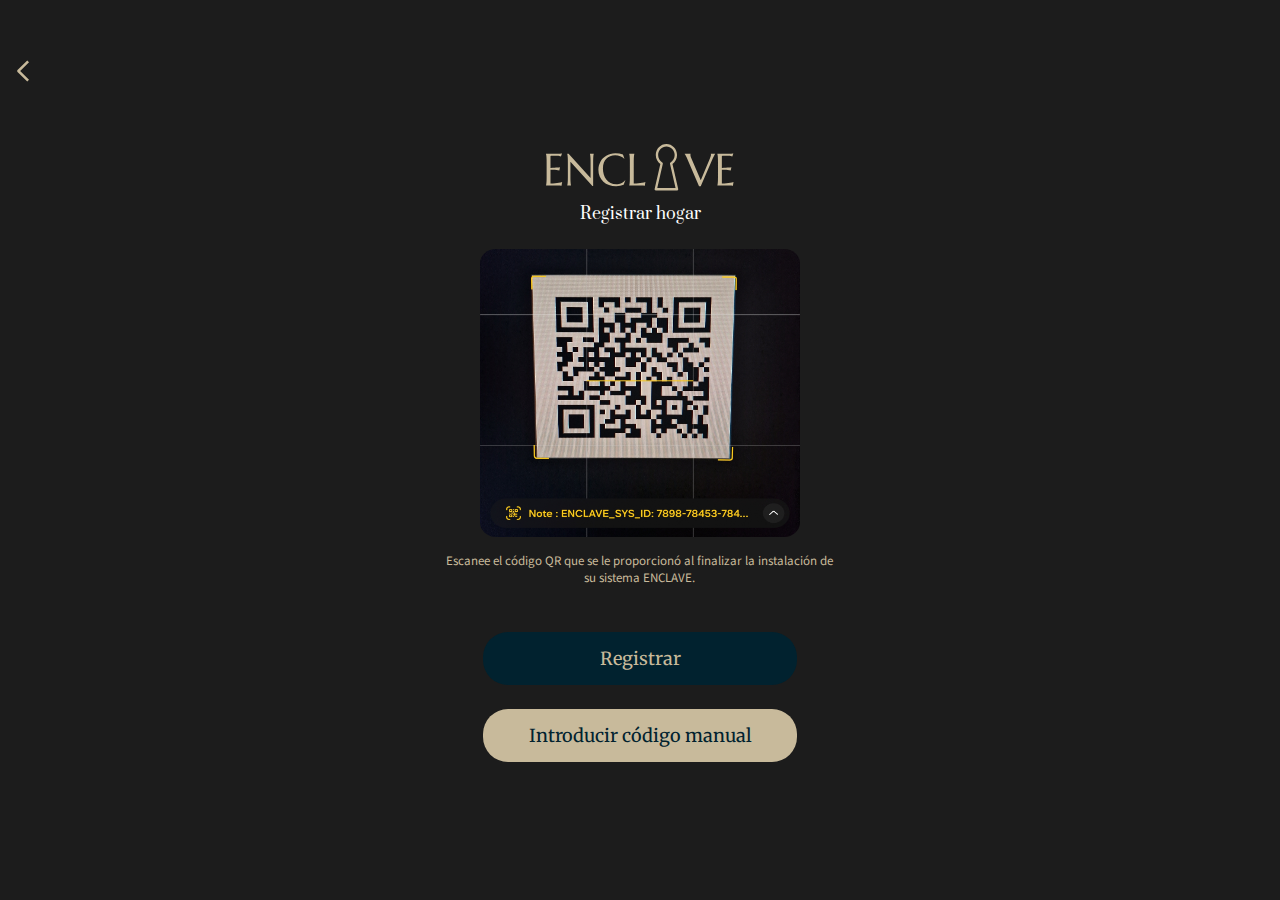
<file: qr_code_add.html>
<!DOCTYPE html>
<html lang="en">

<head>
    <style>
    </style>
    <meta charset="UTF-8">
    <meta name="viewport" content="width=device-width, initial-scale=1.0">
    <link rel="stylesheet" href="CSS/css.css" >
    <script src="js/jquery-3.7.1.min.js"></script>
    <script src="js/jq.js"></script>
    <title>ENCLAVE - añadir hogar</title>
</head>

<body>
    <header class="header-login">
        <span class="back">
        <a href="properties.html">
            <svg width="15" height="30" viewBox="0 0 15 30" fill="none" xmlns="http://www.w3.org/2000/svg">
                <path fill-rule="evenodd" clip-rule="evenodd"
                    d="M4.17875 15L13.0175 23.8387L11.25 25.6062L1.5275 15.8837C1.29316 15.6493 1.16151 15.3314 1.16151 15C1.16151 14.6685 1.29316 14.3506 1.5275 14.1162L11.25 4.39374L13.0175 6.16124L4.17875 15Z"
                    fill="#C8BA9B" />
            </svg>
        </a>
        </span>
    </header>
    <main class="add_house">
        <div class="header-dummy"></div>
        <div class="info">
            <span>
                <svg width="268" height="47" viewBox="0 0 268 67" fill="none" xmlns="http://www.w3.org/2000/svg">
                    <path
                        d="M186.831 66.2389C186.821 66.2389 186.807 66.2389 186.797 66.2389H156.492C155.977 66.2389 155.491 65.9947 155.172 65.5765C154.852 65.158 154.735 64.6126 154.856 64.093L162.998 28.5715C158.955 25.6553 156.492 20.8322 156.492 15.6883C156.492 7.03865 163.289 0 171.645 0C180 0 186.797 7.03865 186.797 15.6883C186.797 20.8322 184.334 25.6553 180.293 28.5715L188.361 63.767C188.46 63.9884 188.514 64.2361 188.514 64.4956C188.514 65.458 187.76 66.2389 186.831 66.2389ZM158.622 62.7525H184.669L176.743 28.1706C176.569 27.4212 176.894 26.6455 177.537 26.2585C181.17 24.0813 183.43 20.0319 183.43 15.6883C183.43 8.95972 178.142 3.48633 171.645 3.48633C165.148 3.48633 159.859 8.95972 159.859 15.6883C159.859 20.0319 162.119 24.0813 165.754 26.2585C166.397 26.6437 166.72 27.4212 166.548 28.1706L158.622 62.7525Z"
                        fill="#C8BA9B" />
                    <path
                        d="M0 14.0178C2.53317 14.0178 5.04609 14.0074 7.53875 13.9864C10.0517 13.9655 12.3518 13.9445 14.4391 13.9234C16.5265 13.8815 18.3098 13.8292 19.7893 13.7662C21.2685 13.7032 22.2718 13.6192 22.7986 13.5143L21.309 17.7003C20.6402 17.5114 19.8601 17.3436 18.9684 17.1966C18.1984 17.0709 17.256 16.9553 16.1414 16.8505C15.0471 16.7245 13.7805 16.6616 12.3417 16.6616C11.8553 16.6616 11.2676 16.6826 10.5786 16.7245C9.90979 16.7456 9.26131 16.7771 8.63308 16.819C7.90352 16.8609 7.16383 16.903 6.41401 16.9449V34.1292C8.50136 34.1083 10.386 34.0454 12.0681 33.9405C13.7501 33.8354 15.1788 33.7305 16.3542 33.6257C17.7323 33.4997 18.9482 33.353 20.0019 33.1851L19.0596 37.7487C17.6613 37.5598 16.2326 37.3815 14.7735 37.2137C13.517 37.0667 12.1491 36.9407 10.6697 36.8359C9.19039 36.7099 7.7718 36.6472 6.41401 36.6472V56.3807C8.80534 56.3807 11.0041 56.2758 13.0104 56.0661C15.0167 55.8561 16.7696 55.6149 18.2693 55.3422C20.0122 55.0484 21.603 54.7021 23.0419 54.3035L22.1602 59.4023C21.9172 59.3812 21.5523 59.3601 21.066 59.3393C20.5797 59.3182 20.0323 59.2971 19.4244 59.2763C18.8367 59.2552 18.2085 59.2344 17.5397 59.2133C16.8912 59.2133 16.2731 59.2029 15.6854 59.1819C15.0978 59.1819 14.5709 59.1715 14.1047 59.1504C13.6589 59.1504 13.3347 59.1504 13.132 59.1504H0V59.0244C0.12159 58.5839 0.233051 58.0382 0.334383 57.388C0.455973 56.7375 0.557306 55.9295 0.638358 54.9644C0.719433 53.9993 0.780228 52.8557 0.820742 51.5338C0.86128 50.1911 0.881537 48.6278 0.881537 46.8443V26.3554C0.881537 24.5719 0.86128 23.0193 0.820742 21.6974C0.780228 20.3545 0.719433 19.2004 0.638358 18.2353C0.557306 17.2491 0.455973 16.4308 0.334383 15.7805C0.233051 15.13 0.12159 14.5843 0 14.1438V14.0178ZM32.2221 14.0178L63.5321 48.5125V26.3554C63.5321 24.5719 63.512 23.0193 63.4713 21.6974C63.4308 20.3545 63.37 19.2004 63.289 18.2353C63.2079 17.2491 63.1066 16.4308 62.9849 15.7805C62.8837 15.13 62.7721 14.5843 62.6507 14.1438V14.0178H68.0614V14.1438C67.94 14.5843 67.8284 15.13 67.7271 15.7805C67.6258 16.4308 67.5346 17.2491 67.4534 18.2353C67.3725 19.2004 67.3117 20.3545 67.2712 21.6974C67.2305 23.0193 67.2104 24.5719 67.2104 26.3554V59.7798H66.1463L34.8364 25.3167V46.8443C34.8364 48.6278 34.8565 50.1911 34.897 51.5338C34.9377 52.8557 34.9985 53.9993 35.0794 54.9644C35.1606 55.9295 35.2518 56.7375 35.3531 57.388C35.4544 58.0382 35.5657 58.5839 35.6874 59.0244V59.1504H30.2767V59.0244C30.3981 58.5839 30.5096 58.0382 30.6109 57.388C30.7326 56.7375 30.8338 55.9295 30.915 54.9644C30.996 53.9993 31.0568 52.8557 31.0972 51.5338C31.1379 50.1911 31.1581 48.6278 31.1581 46.8443V26.3554C31.1581 24.5719 31.1379 23.0193 31.0972 21.6974C31.0568 20.3545 30.996 19.2004 30.915 18.2353C30.8338 17.2491 30.7326 16.4308 30.6109 15.7805C30.5096 15.13 30.3981 14.5843 30.2767 14.1438V14.0178H32.2221ZM111.804 20.942L111.531 21.0679C109.95 19.5572 108.045 18.3506 105.816 17.4484C103.607 16.5463 101.175 16.0951 98.5203 16.0951C95.9669 16.0951 93.6264 16.5148 91.4984 17.354C89.3705 18.1723 87.5366 19.3683 85.9965 20.942C84.4765 22.5157 83.291 24.446 82.4398 26.733C81.5885 29.0202 81.163 31.6218 81.163 34.5385C81.163 37.7487 81.5684 40.7491 82.379 43.5396C83.1897 46.3093 84.3953 48.7118 85.9965 50.7472C87.5974 52.7823 89.5934 54.3875 91.9847 55.5624C94.3964 56.7164 97.2032 57.2935 100.405 57.2935C101.56 57.2935 102.715 57.1676 103.87 56.9157C105.026 56.6641 106.13 56.2969 107.184 55.8142C108.258 55.3107 109.261 54.7128 110.193 54.0203C111.146 53.3069 112.007 52.4992 112.777 51.5968L113.112 51.8172L110.68 58.2376C109.16 58.8462 107.478 59.3078 105.634 59.6224C103.81 59.9581 101.965 60.1262 100.101 60.1262C96.3519 60.1262 92.9171 59.5701 89.7962 58.458C86.6956 57.325 84.0206 55.7302 81.771 53.674C79.5418 51.6178 77.7991 49.1524 76.5425 46.2778C75.3065 43.3822 74.6883 40.172 74.6883 36.6472C74.6883 34.6537 74.9315 32.692 75.4178 30.7615C75.9245 28.8313 76.6541 26.9953 77.6066 25.2537C78.5589 23.5124 79.7343 21.9175 81.1326 20.47C82.531 19.0011 84.1219 17.7318 85.9052 16.6616C87.7087 15.5916 89.6846 14.7628 91.8329 14.1753C94.0013 13.5669 96.3419 13.2625 98.8549 13.2625C102.766 13.2625 106.394 13.8815 109.737 15.1196L111.804 20.942ZM125.088 56.3807C127.48 56.3807 129.678 56.2758 131.685 56.0661C133.691 55.8561 135.444 55.6149 136.944 55.3422C138.687 55.0484 140.277 54.7021 141.716 54.3035L140.835 59.4023C140.591 59.3812 140.227 59.3601 139.74 59.3393C139.254 59.3182 138.707 59.2971 138.099 59.2763C137.511 59.2552 136.883 59.2344 136.214 59.2133C135.566 59.2133 134.948 59.2029 134.36 59.1819C133.772 59.1819 133.245 59.1715 132.779 59.1504C132.333 59.1504 132.009 59.1504 131.806 59.1504H118.674V59.0244C118.796 58.5839 118.908 58.0382 119.009 57.388C119.13 56.7375 119.232 55.9295 119.313 54.9644C119.394 53.9993 119.455 52.8557 119.495 51.5338C119.536 50.1911 119.556 48.6278 119.556 46.8443V26.3554C119.556 24.5719 119.536 23.0193 119.495 21.6974C119.455 20.3545 119.394 19.2004 119.313 18.2353C119.232 17.2491 119.13 16.4308 119.009 15.7805C118.908 15.13 118.796 14.5843 118.674 14.1438V14.0178H125.97V14.1438C125.848 14.5843 125.727 15.13 125.605 15.7805C125.504 16.4308 125.413 17.2491 125.332 18.2353C125.271 19.2004 125.21 20.3545 125.149 21.6974C125.109 23.0193 125.088 24.5719 125.088 26.3554V56.3807ZM206.039 14.0178V14.1438C205.998 14.2486 205.968 14.4061 205.948 14.6158C205.927 14.8258 205.917 15.0144 205.917 15.1823C205.917 15.8328 205.998 16.5567 206.16 17.354C206.343 18.1304 206.677 19.106 207.163 20.2811L220.63 51.7227L233.64 20.533C233.944 19.7565 234.269 18.9067 234.613 17.9834C234.957 17.0602 235.131 16.1266 235.131 15.1823C235.131 14.9306 235.109 14.7209 235.069 14.5528C235.029 14.3642 234.988 14.2278 234.947 14.1438V14.0178H241.179V14.1438C240.793 14.5424 240.329 15.2559 239.781 16.284C239.235 17.3121 238.636 18.5814 237.987 20.0922L220.569 60.1262H218.137L201.631 21.6344C201.246 20.7323 200.841 19.8614 200.415 19.0222C200.01 18.1827 199.625 17.4274 199.26 16.756C198.895 16.0636 198.571 15.4867 198.287 15.0251C198.004 14.5635 197.811 14.2697 197.71 14.1438V14.0178H206.039ZM244.28 14.0178C246.813 14.0178 249.325 14.0074 251.817 13.9864C254.332 13.9655 256.63 13.9445 258.718 13.9234C260.806 13.8815 262.59 13.8292 264.07 13.7662C265.547 13.7032 266.55 13.6192 267.077 13.5143L265.588 17.7003C264.92 17.5114 264.139 17.3436 263.248 17.1966C262.477 17.0709 261.536 16.9553 260.421 16.8505C259.326 16.7245 258.06 16.6616 256.621 16.6616C256.135 16.6616 255.548 16.6826 254.858 16.7245C254.19 16.7456 253.541 16.7771 252.912 16.819C252.184 16.8609 251.444 16.903 250.694 16.9449V34.1292C252.78 34.1083 254.667 34.0454 256.348 33.9405C258.029 33.8354 259.458 33.7305 260.634 33.6257C262.013 33.4997 263.227 33.353 264.28 33.1851L263.339 37.7487C261.941 37.5598 260.512 37.3815 259.053 37.2137C257.796 37.0667 256.429 36.9407 254.949 36.8359C253.47 36.7099 252.052 36.6472 250.694 36.6472V56.3807C253.084 56.3807 255.285 56.2758 257.291 56.0661C259.295 55.8561 261.05 55.6149 262.549 55.3422C264.292 55.0484 265.882 54.7021 267.321 54.3035L266.44 59.4023C266.196 59.3812 265.832 59.3601 265.346 59.3393C264.86 59.3182 264.312 59.2971 263.703 59.2763C263.117 59.2552 262.487 59.2344 261.819 59.2133C261.17 59.2133 260.552 59.2029 259.966 59.1819C259.377 59.1819 258.85 59.1715 258.385 59.1504C257.938 59.1504 257.614 59.1504 257.411 59.1504H244.28V59.0244C244.402 58.5839 244.512 58.0382 244.615 57.388C244.735 56.7375 244.838 55.9295 244.919 54.9644C244.998 53.9993 245.06 52.8557 245.101 51.5338C245.142 50.1911 245.161 48.6278 245.161 46.8443V26.3554C245.161 24.5719 245.142 23.0193 245.101 21.6974C245.06 20.3545 244.998 19.2004 244.919 18.2353C244.838 17.2491 244.735 16.4308 244.615 15.7805C244.512 15.13 244.402 14.5843 244.28 14.1438V14.0178Z"
                        fill="#C8BA9B" />
                </svg>
            </span>
            <span class="subtitles">
                Registrar hogar
            </span>
        </div>
        <div class="qr_code">
            <div class="rectangle-img">
                <picture>
                    <img src="images/photos/QR_EXAMPLE_CODE.webp" alt="qr-code-camera">
                </picture>
            </div>
            <p class="resaltar text">Escanee el código QR que se le proporcionó al finalizar la instalación de su sistema ENCLAVE.</p>
        </div>
        <button id="registrar" class="txt-botones" onclick="window.location.href='add_home_successful.html';">Registrar</button>
        <button id="manual" class="txt-botones" onclick="window.location.href='manual_code_add.html';">Introducir código manual</button>
    </main>
</body>

</html>
</file>
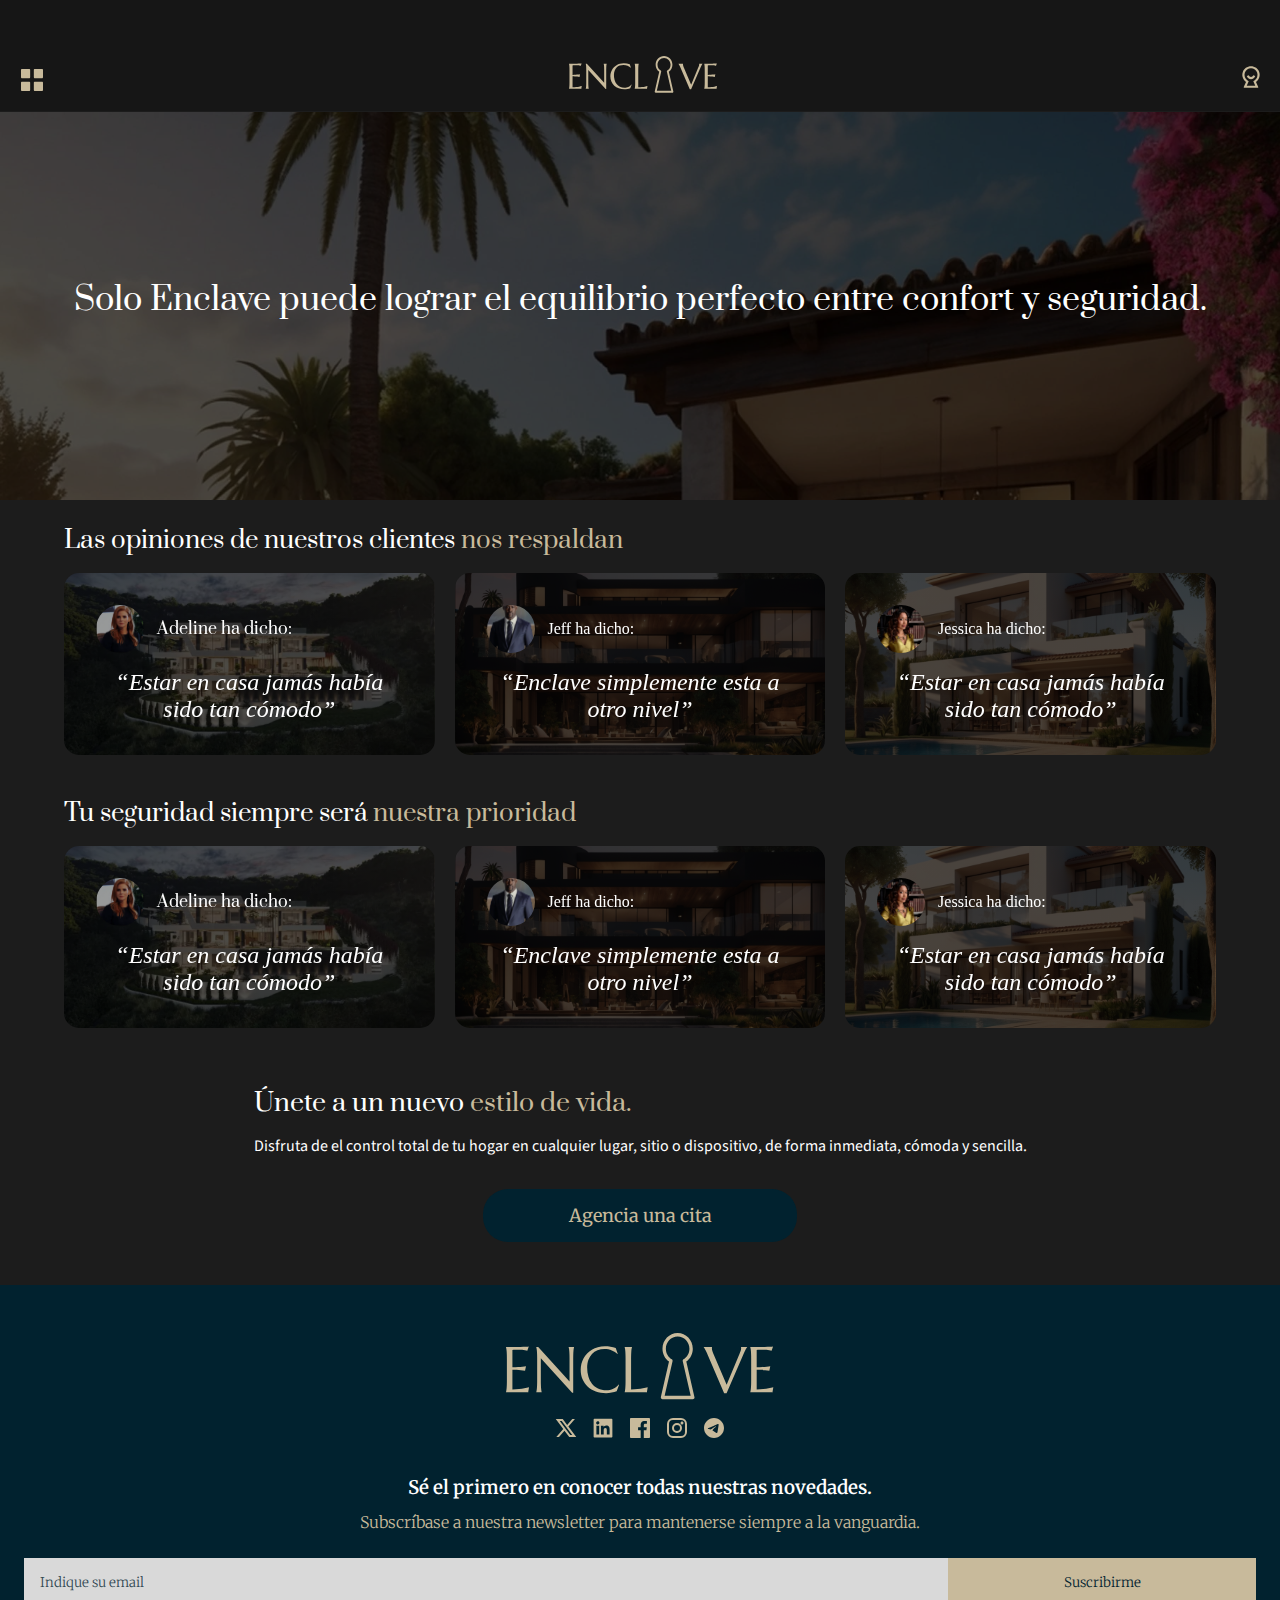
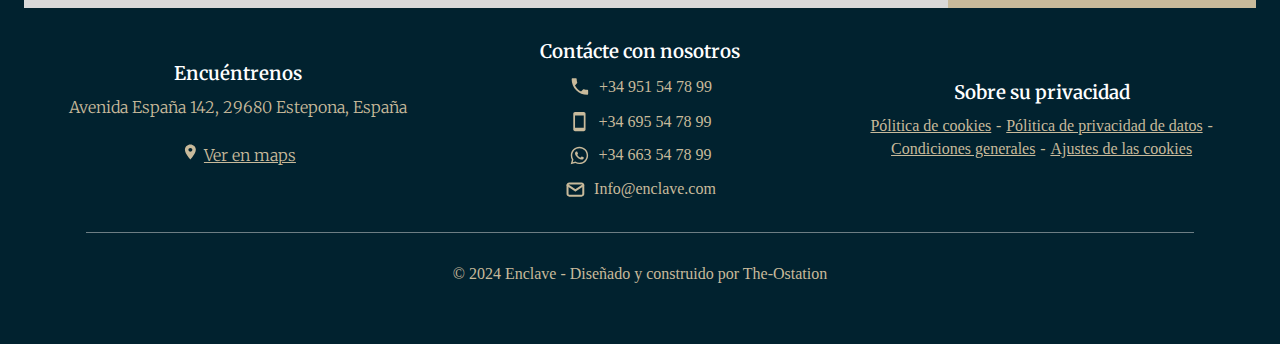
<file: testimonials.html>
<!DOCTYPE html>
<html lang="en">

<head>
    <style>
    </style>
    <meta charset="UTF-8">
    <meta name="viewport" content="width=device-width, initial-scale=1.0">
    <link rel="stylesheet" href="CSS/css.css">
    <script src="js/jquery-3.7.1.min.js"></script>
    <link rel="stylesheet" href="swiper/swiper-bundle.min.css">
    <script src="swiper/swiper-bundle.min.js"></script>
    <script src="js/jq.js"></script>
    <title>ENCLAVE - Testimonials</title>
</head>

<body>
    <header class="default">
        <span class="menu" onclick="toggleMenu()">
            <svg width="32" height="32" viewBox="0 0 32 32" fill="none" xmlns="http://www.w3.org/2000/svg">
                <path
                    d="M5.91674 14.1656C5.67361 14.1656 5.44043 14.069 5.26851 13.8971C5.09659 13.7252 5 13.492 5 13.2489V5.91674C5 5.67361 5.09659 5.44043 5.26851 5.26851C5.44043 5.09659 5.67361 5 5.91674 5H13.2507C13.4938 5 13.727 5.09659 13.8989 5.26851C14.0708 5.44043 14.1674 5.67361 14.1674 5.91674V13.2489C14.1674 13.492 14.0708 13.7252 13.8989 13.8971C13.727 14.069 13.4938 14.1656 13.2507 14.1656H5.91674ZM18.7511 14.1656C18.508 14.1656 18.2748 14.069 18.1029 13.8971C17.931 13.7252 17.8344 13.492 17.8344 13.2489V5.91674C17.8344 5.67361 17.931 5.44043 18.1029 5.26851C18.2748 5.09659 18.508 5 18.7511 5H26.0833C26.3264 5 26.5596 5.09659 26.7315 5.26851C26.9034 5.44043 27 5.67361 27 5.91674V13.2489C27 13.492 26.9034 13.7252 26.7315 13.8971C26.5596 14.069 26.3264 14.1656 26.0833 14.1656H18.7511ZM5.91674 27C5.67361 27 5.44043 26.9034 5.26851 26.7315C5.09659 26.5596 5 26.3264 5 26.0833V18.7493C5 18.5062 5.09659 18.273 5.26851 18.1011C5.44043 17.9292 5.67361 17.8326 5.91674 17.8326H13.2507C13.4938 17.8326 13.727 17.9292 13.8989 18.1011C14.0708 18.273 14.1674 18.5062 14.1674 18.7493V26.0833C14.1674 26.3264 14.0708 26.5596 13.8989 26.7315C13.727 26.9034 13.4938 27 13.2507 27H5.91674ZM18.7511 27C18.508 27 18.2748 26.9034 18.1029 26.7315C17.931 26.5596 17.8344 26.3264 17.8344 26.0833V18.7493C17.8344 18.5062 17.931 18.273 18.1029 18.1011C18.2748 17.9292 18.508 17.8326 18.7511 17.8326H26.0833C26.3264 17.8326 26.5596 17.9292 26.7315 18.1011C26.9034 18.273 27 18.5062 27 18.7493V26.0833C27 26.3264 26.9034 26.5596 26.7315 26.7315C26.5596 26.9034 26.3264 27 26.0833 27H18.7511Z"
                    fill="#C8BA9B" />
            </svg>
        </span>
        <span class="logo">
            <svg width="148" height="37" viewBox="0 0 148 37" fill="none" xmlns="http://www.w3.org/2000/svg">
                <path
                    d="M103.437 36.6726C103.431 36.6726 103.424 36.6726 103.418 36.6726H86.6404C86.3551 36.6726 86.0857 36.5374 85.9096 36.3058C85.7325 36.0741 85.6672 35.7722 85.7343 35.4845L90.242 15.8183C88.004 14.2038 86.6404 11.5336 86.6404 8.68567C86.6404 3.89688 90.4033 0 95.0293 0C99.6553 0 103.418 3.89688 103.418 8.68567C103.418 11.5336 102.055 14.2038 99.8176 15.8183L104.284 35.304C104.339 35.4266 104.369 35.5637 104.369 35.7074C104.369 36.2402 103.951 36.6726 103.437 36.6726ZM87.8194 34.7424H102.24L97.8518 15.5964C97.7557 15.1815 97.9355 14.752 98.2916 14.5378C100.303 13.3324 101.554 11.0905 101.554 8.68567C101.554 4.96046 98.6263 1.93017 95.0293 1.93017C91.4323 1.93017 88.5045 4.96046 88.5045 8.68567C88.5045 11.0905 89.7554 13.3324 91.7679 14.5378C92.124 14.7511 92.303 15.1815 92.2078 15.5964L87.8194 34.7424Z"
                    fill="#C8BA9B" />
                <path
                    d="M0 7.7608C1.40247 7.7608 2.79372 7.75504 4.17376 7.74337C5.56501 7.73184 6.83845 7.72018 7.99408 7.70851C9.14973 7.68531 10.1371 7.65635 10.9561 7.62149C11.7751 7.58663 12.3306 7.5401 12.6222 7.48204L11.7975 9.79957C11.4273 9.69498 10.9954 9.60206 10.5017 9.52067C10.0754 9.45109 9.55364 9.38712 8.93655 9.32907C8.33068 9.25934 7.62945 9.22448 6.83284 9.22448C6.56356 9.22448 6.23819 9.23614 5.85672 9.25934C5.48647 9.27101 5.12744 9.28844 4.77962 9.31163C4.37571 9.33483 3.96619 9.35816 3.55106 9.38136V18.8953C4.7067 18.8837 5.75013 18.8489 6.68138 18.7908C7.61261 18.7326 8.4036 18.6745 9.05436 18.6165C9.8173 18.5468 10.4905 18.4655 11.0739 18.3726L10.5522 20.8992C9.77803 20.7946 8.98704 20.6959 8.17921 20.603C7.48358 20.5216 6.72625 20.4518 5.9072 20.3938C5.08817 20.3241 4.30278 20.2893 3.55106 20.2893V31.2146C4.87499 31.2146 6.09233 31.1566 7.20309 31.0404C8.31384 30.9242 9.28436 30.7906 10.1146 30.6397C11.0796 30.477 11.9603 30.2853 12.7569 30.0646L12.2688 32.8875C12.1342 32.8758 11.9322 32.8641 11.663 32.8526C11.3937 32.8409 11.0907 32.8293 10.7541 32.8177C10.4288 32.8061 10.081 32.7945 9.71071 32.7829C9.35168 32.7829 9.00947 32.7771 8.6841 32.7654C8.35873 32.7654 8.06702 32.7597 7.80895 32.748C7.56213 32.748 7.38261 32.748 7.2704 32.748H0V32.6783C0.067317 32.4344 0.129026 32.1323 0.185128 31.7723C0.252445 31.4121 0.308547 30.9648 0.353421 30.4305C0.398308 29.8962 0.431966 29.263 0.454396 28.5312C0.47684 27.7878 0.488055 26.9223 0.488055 25.9349V14.5914C0.488055 13.604 0.47684 12.7444 0.454396 12.0125C0.431966 11.269 0.398308 10.6301 0.353421 10.0958C0.308547 9.54977 0.252445 9.0967 0.185128 8.73668C0.129026 8.37652 0.067317 8.07443 0 7.83053V7.7608ZM17.8395 7.7608L35.1739 26.8584V14.5914C35.1739 13.604 35.1628 12.7444 35.1403 12.0125C35.1179 11.269 35.0842 10.6301 35.0394 10.0958C34.9944 9.54977 34.9384 9.0967 34.871 8.73668C34.815 8.37652 34.7532 8.07443 34.686 7.83053V7.7608H37.6816V7.83053C37.6143 8.07443 37.5526 8.37652 37.4965 8.73668C37.4404 9.0967 37.3899 9.54977 37.345 10.0958C37.3002 10.6301 37.2665 11.269 37.2441 12.0125C37.2216 12.7444 37.2104 13.604 37.2104 14.5914V33.0965H36.6213L19.2868 14.0163V25.9349C19.2868 26.9223 19.298 27.7878 19.3204 28.5312C19.3429 29.263 19.3766 29.8962 19.4214 30.4305C19.4663 30.9648 19.5168 31.4121 19.5729 31.7723C19.629 32.1323 19.6906 32.4344 19.758 32.6783V32.748H16.7624V32.6783C16.8296 32.4344 16.8914 32.1323 16.9475 31.7723C17.0148 31.4121 17.0709 30.9648 17.1158 30.4305C17.1606 29.8962 17.1943 29.263 17.2167 28.5312C17.2392 27.7878 17.2504 26.9223 17.2504 25.9349V14.5914C17.2504 13.604 17.2392 12.7444 17.2167 12.0125C17.1943 11.269 17.1606 10.6301 17.1158 10.0958C17.0709 9.54977 17.0148 9.0967 16.9475 8.73668C16.8914 8.37652 16.8296 8.07443 16.7624 7.83053V7.7608H17.8395ZM61.8995 11.5943L61.748 11.664C60.8729 10.8276 59.8182 10.1596 58.584 9.66012C57.3611 9.16065 56.0148 8.91085 54.5449 8.91085C53.1312 8.91085 51.8354 9.14322 50.6572 9.60783C49.4791 10.0609 48.4638 10.723 47.6111 11.5943C46.7696 12.4656 46.1133 13.5342 45.642 14.8004C45.1707 16.0667 44.9352 17.5071 44.9352 19.1219C44.9352 20.8992 45.1596 22.5603 45.6083 24.1053C46.0572 25.6387 46.7247 26.9688 47.6111 28.0957C48.4975 29.2224 49.6025 30.1111 50.9265 30.7615C52.2617 31.4005 53.8156 31.72 55.5883 31.72C56.2279 31.72 56.8674 31.6503 57.5069 31.5108C58.1464 31.3715 58.7579 31.1682 59.3414 30.901C59.9361 30.6222 60.4914 30.2912 61.0075 29.9078C61.5348 29.5128 62.0116 29.0656 62.438 28.566L62.6232 28.688L61.2768 32.2426C60.4353 32.5796 59.504 32.8352 58.483 33.0093C57.4732 33.1952 56.4522 33.2882 55.4201 33.2882C53.3444 33.2882 51.4427 32.9804 49.7148 32.3647C47.9982 31.7374 46.5172 30.8545 45.2718 29.7161C44.0376 28.5777 43.0727 27.2127 42.377 25.6212C41.6927 24.0181 41.3505 22.2408 41.3505 20.2893C41.3505 19.1857 41.4851 18.0996 41.7544 17.0308C42.0349 15.9621 42.4388 14.9456 42.9662 13.9814C43.4934 13.0174 44.1441 12.1344 44.9183 11.333C45.6925 10.5197 46.5733 9.817 47.5606 9.22448C48.5591 8.63209 49.6531 8.17325 50.8424 7.84796C52.043 7.51114 53.3388 7.34259 54.7301 7.34259C56.8954 7.34259 58.9038 7.68531 60.7551 8.37076L61.8995 11.5943ZM69.254 31.2146C70.5779 31.2146 71.7953 31.1566 72.906 31.0404C74.0168 30.9242 74.9873 30.7906 75.8176 30.6397C76.7825 30.477 77.6633 30.2853 78.4599 30.0646L77.9718 32.8875C77.8371 32.8758 77.6352 32.8641 77.366 32.8526C77.0967 32.8409 76.7937 32.8293 76.4571 32.8177C76.1318 32.8061 75.7839 32.7945 75.4137 32.7829C75.0547 32.7829 74.7125 32.7771 74.3871 32.7654C74.0618 32.7654 73.77 32.7597 73.512 32.748C73.2652 32.748 73.0855 32.748 72.9734 32.748H65.7029V32.6783C65.7703 32.4344 65.8321 32.1323 65.8881 31.7723C65.9555 31.4121 66.0116 30.9648 66.0564 30.4305C66.1013 29.8962 66.135 29.263 66.1574 28.5312C66.1798 27.7878 66.1911 26.9223 66.1911 25.9349V14.5914C66.1911 13.604 66.1798 12.7444 66.1574 12.0125C66.135 11.269 66.1013 10.6301 66.0564 10.0958C66.0116 9.54977 65.9555 9.0967 65.8881 8.73668C65.8321 8.37652 65.7703 8.07443 65.7029 7.83053V7.7608H69.7421V7.83053C69.6748 8.07443 69.6074 8.37652 69.5402 8.73668C69.484 9.0967 69.4336 9.54977 69.3887 10.0958C69.355 10.6301 69.3213 11.269 69.2877 12.0125C69.2653 12.7444 69.254 13.604 69.254 14.5914V31.2146ZM114.071 7.7608V7.83053C114.049 7.88859 114.032 7.97574 114.021 8.09186C114.01 8.20811 114.004 8.31256 114.004 8.40548C114.004 8.76564 114.049 9.16642 114.139 9.60783C114.24 10.0377 114.425 10.5778 114.694 11.2284L122.15 28.6357L129.353 11.3678C129.521 10.938 129.701 10.4675 129.891 9.95632C130.082 9.44518 130.178 8.92828 130.178 8.40548C130.178 8.26617 130.166 8.15006 130.144 8.057C130.121 7.95255 130.099 7.87706 130.076 7.83053V7.7608H133.526V7.83053C133.313 8.05123 133.056 8.44625 132.752 9.01544C132.45 9.58463 132.119 10.2874 131.759 11.1238L122.116 33.2882H120.77L111.631 11.9777C111.418 11.4782 111.194 10.996 110.958 10.5314C110.734 10.0667 110.52 9.64846 110.318 9.27677C110.117 8.89342 109.937 8.57403 109.78 8.31846C109.623 8.0629 109.516 7.90025 109.46 7.83053V7.7608H114.071ZM135.243 7.7608C136.646 7.7608 138.036 7.75504 139.416 7.74337C140.808 7.73184 142.081 7.72018 143.237 7.70851C144.393 7.68531 145.38 7.65635 146.2 7.62149C147.018 7.58663 147.573 7.5401 147.865 7.48204L147.04 9.79957C146.67 9.69498 146.238 9.60206 145.745 9.52067C145.318 9.45109 144.797 9.38712 144.179 9.32907C143.574 9.25934 142.872 9.22448 142.076 9.22448C141.807 9.22448 141.482 9.23614 141.1 9.25934C140.73 9.27101 140.371 9.28844 140.022 9.31163C139.619 9.33483 139.21 9.35816 138.795 9.38136V18.8953C139.949 18.8837 140.994 18.8489 141.924 18.7908C142.855 18.7326 143.647 18.6745 144.297 18.6165C145.061 18.5468 145.733 18.4655 146.316 18.3726L145.795 20.8992C145.021 20.7946 144.23 20.6959 143.422 20.603C142.727 20.5216 141.97 20.4518 141.15 20.3938C140.331 20.3241 139.546 20.2893 138.795 20.2893V31.2146C140.118 31.2146 141.336 31.1566 142.447 31.0404C143.556 30.9242 144.528 30.7906 145.358 30.6397C146.323 30.477 147.203 30.2853 148 30.0646L147.512 32.8875C147.377 32.8758 147.175 32.8641 146.906 32.8526C146.637 32.8409 146.334 32.8293 145.997 32.8177C145.672 32.8061 145.323 32.7945 144.954 32.7829C144.594 32.7829 144.252 32.7771 143.928 32.7654C143.601 32.7654 143.31 32.7597 143.053 32.748C142.805 32.748 142.626 32.748 142.513 32.748H135.243V32.6783C135.311 32.4344 135.372 32.1323 135.429 31.7723C135.495 31.4121 135.552 30.9648 135.597 30.4305C135.641 29.8962 135.675 29.263 135.698 28.5312C135.72 27.7878 135.731 26.9223 135.731 25.9349V14.5914C135.731 13.604 135.72 12.7444 135.698 12.0125C135.675 11.269 135.641 10.6301 135.597 10.0958C135.552 9.54977 135.495 9.0967 135.429 8.73668C135.372 8.37652 135.311 8.07443 135.243 7.83053V7.7608Z"
                    fill="#C8BA9B" />
            </svg>
        </span>
        <span class="user">
            <a href="login.html">
                <svg width="26" height="26" viewBox="0 0 26 26" fill="none" xmlns="http://www.w3.org/2000/svg">
                    <path
                        d="M8.00594 17.9173C6.5017 16.8565 5.37425 15.3443 4.78696 13.5999C4.19967 11.8554 4.18304 9.96925 4.73947 8.2147C5.29591 6.46015 6.39651 4.92833 7.88181 3.84117C9.36712 2.754 11.16 2.16797 13.0007 2.16797C14.8413 2.16797 16.6342 2.754 18.1195 3.84117C19.6048 4.92833 20.7054 6.46015 21.2618 8.2147C21.8183 9.96925 21.8016 11.8554 21.2143 13.5999C20.6271 15.3443 19.4996 16.8565 17.9954 17.9173L20.2519 23.074C20.2882 23.1565 20.3032 23.2468 20.2958 23.3366C20.2883 23.4265 20.2585 23.513 20.2091 23.5884C20.1598 23.6638 20.0923 23.7258 20.013 23.7685C19.9336 23.8113 19.8448 23.8336 19.7547 23.8334H6.24553C6.15552 23.8335 6.0669 23.8112 5.98767 23.7685C5.90844 23.7258 5.84111 23.664 5.79175 23.5887C5.7424 23.5135 5.71257 23.4271 5.70498 23.3374C5.69739 23.2477 5.71227 23.1575 5.74828 23.075L8.00594 17.9173ZM15.3022 17.1665L16.7452 16.1471C17.8737 15.3517 18.7197 14.2177 19.1605 12.9093C19.6013 11.6009 19.614 10.1861 19.1968 8.87C18.7796 7.55388 17.9542 6.40479 16.8401 5.58925C15.7261 4.77371 14.3813 4.33408 13.0007 4.33408C11.62 4.33408 10.2752 4.77371 9.16115 5.58925C8.04711 6.40479 7.22168 7.55388 6.80449 8.87C6.3873 10.1861 6.40003 11.6009 6.84082 12.9093C7.28161 14.2177 8.12757 15.3517 9.25611 16.1471L10.698 17.1665L8.72961 21.6667H17.2706L15.3022 17.1665ZM8.79569 11.8842L10.8974 11.3588C11.014 11.8283 11.2844 12.2452 11.6655 12.5432C12.0465 12.8412 12.5164 13.0031 13.0001 13.0031C13.4839 13.0031 13.9537 12.8412 14.3348 12.5432C14.7158 12.2452 14.9862 11.8283 15.1029 11.3588L17.2045 11.8842C16.9688 12.8207 16.4272 13.6518 15.6656 14.2455C14.9039 14.8392 13.9658 15.1617 13.0001 15.1617C12.0344 15.1617 11.0963 14.8392 10.3346 14.2455C9.57299 13.6518 9.03137 12.8207 8.79569 11.8842Z"
                        fill="#C8BA9B" />
                </svg>
            </a>
        </span>
    </header>
    <main class="testimonials">
        <div id="contenedor-menu" class="menu-lateral">
            <header class="menu">
                <span class="menu-menu">
                    <a href="javascript:void(0);" onclick="toggleMenu()">
                        <svg width="32" height="32" viewBox="0 0 32 32" fill="none" xmlns="http://www.w3.org/2000/svg">
                            <path
                                d="M5.91674 14.1656C5.67361 14.1656 5.44043 14.069 5.26851 13.8971C5.09659 13.7252 5 13.492 5 13.2489V5.91674C5 5.67361 5.09659 5.44043 5.26851 5.26851C5.44043 5.09659 5.67361 5 5.91674 5H13.2507C13.4938 5 13.727 5.09659 13.8989 5.26851C14.0708 5.44043 14.1674 5.67361 14.1674 5.91674V13.2489C14.1674 13.492 14.0708 13.7252 13.8989 13.8971C13.727 14.069 13.4938 14.1656 13.2507 14.1656H5.91674ZM18.7511 14.1656C18.508 14.1656 18.2748 14.069 18.1029 13.8971C17.931 13.7252 17.8344 13.492 17.8344 13.2489V5.91674C17.8344 5.67361 17.931 5.44043 18.1029 5.26851C18.2748 5.09659 18.508 5 18.7511 5H26.0833C26.3264 5 26.5596 5.09659 26.7315 5.26851C26.9034 5.44043 27 5.67361 27 5.91674V13.2489C27 13.492 26.9034 13.7252 26.7315 13.8971C26.5596 14.069 26.3264 14.1656 26.0833 14.1656H18.7511ZM5.91674 27C5.67361 27 5.44043 26.9034 5.26851 26.7315C5.09659 26.5596 5 26.3264 5 26.0833V18.7493C5 18.5062 5.09659 18.273 5.26851 18.1011C5.44043 17.9292 5.67361 17.8326 5.91674 17.8326H13.2507C13.4938 17.8326 13.727 17.9292 13.8989 18.1011C14.0708 18.273 14.1674 18.5062 14.1674 18.7493V26.0833C14.1674 26.3264 14.0708 26.5596 13.8989 26.7315C13.727 26.9034 13.4938 27 13.2507 27H5.91674ZM18.7511 27C18.508 27 18.2748 26.9034 18.1029 26.7315C17.931 26.5596 17.8344 26.3264 17.8344 26.0833V18.7493C17.8344 18.5062 17.931 18.273 18.1029 18.1011C18.2748 17.9292 18.508 17.8326 18.7511 17.8326H26.0833C26.3264 17.8326 26.5596 17.9292 26.7315 18.1011C26.9034 18.273 27 18.5062 27 18.7493V26.0833C27 26.3264 26.9034 26.5596 26.7315 26.7315C26.5596 26.9034 26.3264 27 26.0833 27H18.7511Z"
                                fill="#C8BA9B" />
                            <path
                                d="M26.6663 9.21337L22.7863 5.33337L15.9997 12.12L9.21301 5.33337L5.33301 9.21337L12.1197 16L5.33301 22.7867L9.21301 26.6667L15.9997 19.88L22.7863 26.6667L26.6663 22.7867L19.8797 16L26.6663 9.21337Z"
                                fill="#C8BA9B" />
                        </svg>
                    </a>
                </span>
            </header>
            <div id="separador"></div>
            <div class="menu">
                <nav>
                    <a href="index.html" class="resaltar encabezado">INICIO</a>
                    <a href="about_us.html" class="resaltar encabezado">SOBRE NOSOSTROS</a>
                    <a href="testimonials.html" class="resaltar encabezado">TESTIMONIALS</a>
                    <a href="cita.html" class="resaltar encabezado">AGENDA UNA CITA</a>
                </nav>
            </div>
        </div>

        <div class="header-dummy"></div>
        <div class="cover">
            <div class="content">
                <p class="subtitles"> Solo Enclave puede lograr el equilibrio perfecto entre confort y seguridad.</p>
            </div>
        </div>
        <section id="testimonials">
            <h2 class="subtitles">Las opiniones de nuestros clientes <span class="resaltar">nos respaldan</span></h2>
            <!-- Slider main container -->
            <div class="swiper testimonials_opinion">
                <!-- Additional required wrapper -->
                <div class="swiper-wrapper">
                    <!-- Slides -->
                    <div class="swiper-slide">
                        <div class="testimonial-container fondo-4">
                            <div class="testimonial-content">
                                <div class="testimonial-header">
                                    <img src="images/photos/User_pic.webp" alt="Foto de Adeline"
                                        class="testimonial-photo">
                                    <span class="testimonial-author subtitles">Adeline ha dicho:</span>
                                </div>
                                <blockquote class="testimonial-quote">
                                    “Estar en casa jamás había sido tan cómodo”
                                </blockquote>
                            </div>
                        </div>
                    </div>
                    <div class="swiper-slide">
                        <div class="testimonial-container fondo-2">
                            <div class="testimonial-content">
                                <div class="testimonial-header">
                                    <img src="images/photos/jeff.webp" alt="Foto de Jeff"
                                        class="testimonial-photo">
                                    <span class="testimonial-author">Jeff ha dicho:</span>
                                </div>
                                <blockquote class="testimonial-quote">
                                    “Enclave simplemente esta a otro nivel”
                                </blockquote>
                            </div>
                        </div>
                    </div>
                    <div class="swiper-slide">
                        <div class="testimonial-container fondo-3">
                            <div class="testimonial-content">
                                <div class="testimonial-header">
                                    <img src="images/photos/jessica.webp" alt="Foto de Jessica"
                                        class="testimonial-photo">
                                    <span class="testimonial-author">Jessica ha dicho:</span>
                                </div>
                                <blockquote class="testimonial-quote">
                                    “Estar en casa jamás había sido tan cómodo”
                                </blockquote>
                            </div>
                        </div>
                    </div>
                </div>
                <div class="swiper-scrollbar"></div>
            </div>
        </section>
        <script>
            const testimonials_opinion = new Swiper('.swiper', {
                // Optional parameters
                direction: 'horizontal',

                // And if we need scrollbar
                scrollbar: {
                    el: '.swiper-scrollbar',
                },
                breakpoints: {
                    0: {   // Para pantallas menores a 768px
                        slidesPerView: 1
                    },
                    768: { // Para pantallas de 768px hasta 1023px
                        slidesPerView: 2,
                        spaceBetween:10
                    },
                    1024: { // Para pantallas de 1024px en adelante
                        slidesPerView: 3,
                        spaceBetween:20
                    }
                }
            });
        </script>
        <section id="testionials-security">
            <h2 class="subtitles">Tu seguridad siempre será <span class="resaltar">nuestra prioridad</span></h2>
            <div class="swiper testimonials_opinion">
                <!-- Additional required wrapper -->
                <div class="swiper-wrapper">
                    <!-- Slides -->
                    <div class="swiper-slide">
                        <div class="testimonial-container fondo-4">
                            <div class="testimonial-content">
                                <div class="testimonial-header">
                                    <img src="images/photos/User_pic.webp" alt="Foto de Adeline"
                                        class="testimonial-photo">
                                    <span class="testimonial-author subtitles">Adeline ha dicho:</span>
                                </div>
                                <blockquote class="testimonial-quote">
                                    “Estar en casa jamás había sido tan cómodo”
                                </blockquote>
                            </div>
                        </div>
                    </div>
                    <div class="swiper-slide">
                        <div class="testimonial-container fondo-2">
                            <div class="testimonial-content">
                                <div class="testimonial-header">
                                    <img src="images/photos/jeff.webp" alt="Foto de Jeff"
                                        class="testimonial-photo">
                                    <span class="testimonial-author">Jeff ha dicho:</span>
                                </div>
                                <blockquote class="testimonial-quote">
                                    “Enclave simplemente esta a otro nivel”
                                </blockquote>
                            </div>
                        </div>
                    </div>
                    <div class="swiper-slide">
                        <div class="testimonial-container fondo-3">
                            <div class="testimonial-content">
                                <div class="testimonial-header">
                                    <img src="images/photos/jessica.webp" alt="Foto de Jessica"
                                        class="testimonial-photo">
                                    <span class="testimonial-author">Jessica ha dicho:</span>
                                </div>
                                <blockquote class="testimonial-quote">
                                    “Estar en casa jamás había sido tan cómodo”
                                </blockquote>
                            </div>
                        </div>
                    </div>
                </div>
                <div class="swiper-scrollbar"></div>
            </div>
        </section>
        <script>
            const testimonials_security = new Swiper('.swiper', {
                // Optional parameters
                direction: 'horizontal',

                // And if we need scrollbar
                scrollbar: {
                    el: '.swiper-scrollbar',
                },
                breakpoints: {
                    0: {   // Para pantallas menores a 768px
                        slidesPerView: 1
                    },
                    768: { // Para pantallas de 768px hasta 1023px
                        slidesPerView: 2,
                        spaceBetween:10
                    },
                    1024: { // Para pantallas de 1024px en adelante
                        slidesPerView: 3,
                        spaceBetween:20
                    }
                }
            });
        </script>
        <section id="agenciarCita">
            <h2 class="subtitles">Únete a un nuevo <span class="resaltar">estilo de vida.</span></h2>
            <div>
                <p class="text">
                    Disfruta de el control total de tu hogar en cualquier lugar, sitio o dispositivo, de forma
                    inmediata,
                    cómoda y sencilla.
                </p>
                <button class="normal txt-botones" onclick="window.location.href = 'cita.html'">Agencia una
                    cita</button>
                </div>
        </section>
    </main>
    <footer>
        <div class="footer-social">
            <svg width="268" height="67" viewBox="0 0 268 67" fill="none" xmlns="http://www.w3.org/2000/svg">
                <path
                    d="M186.831 66.2389C186.821 66.2389 186.807 66.2389 186.797 66.2389H156.492C155.977 66.2389 155.491 65.9947 155.172 65.5765C154.852 65.158 154.735 64.6126 154.856 64.093L162.998 28.5715C158.955 25.6553 156.492 20.8322 156.492 15.6883C156.492 7.03865 163.289 0 171.645 0C180 0 186.797 7.03865 186.797 15.6883C186.797 20.8322 184.334 25.6553 180.293 28.5715L188.361 63.767C188.46 63.9884 188.514 64.2361 188.514 64.4956C188.514 65.458 187.76 66.2389 186.831 66.2389ZM158.622 62.7525H184.669L176.743 28.1706C176.569 27.4212 176.894 26.6455 177.537 26.2585C181.17 24.0813 183.43 20.0319 183.43 15.6883C183.43 8.95972 178.142 3.48633 171.645 3.48633C165.148 3.48633 159.859 8.95972 159.859 15.6883C159.859 20.0319 162.119 24.0813 165.754 26.2585C166.397 26.6437 166.72 27.4212 166.548 28.1706L158.622 62.7525Z"
                    fill="#C8BA9B" />
                <path
                    d="M0 14.0178C2.53317 14.0178 5.04609 14.0074 7.53875 13.9864C10.0517 13.9655 12.3518 13.9445 14.4391 13.9234C16.5265 13.8815 18.3098 13.8292 19.7893 13.7662C21.2685 13.7032 22.2718 13.6192 22.7986 13.5143L21.309 17.7003C20.6402 17.5114 19.8601 17.3436 18.9684 17.1966C18.1984 17.0709 17.256 16.9553 16.1414 16.8505C15.0471 16.7245 13.7805 16.6616 12.3417 16.6616C11.8553 16.6616 11.2676 16.6826 10.5786 16.7245C9.90979 16.7456 9.26131 16.7771 8.63308 16.819C7.90352 16.8609 7.16383 16.903 6.41401 16.9449V34.1292C8.50136 34.1083 10.386 34.0454 12.0681 33.9405C13.7501 33.8354 15.1788 33.7305 16.3542 33.6257C17.7323 33.4997 18.9482 33.353 20.0019 33.1851L19.0596 37.7487C17.6613 37.5598 16.2326 37.3815 14.7735 37.2137C13.517 37.0667 12.1491 36.9407 10.6697 36.8359C9.19039 36.7099 7.7718 36.6472 6.41401 36.6472V56.3807C8.80534 56.3807 11.0041 56.2758 13.0104 56.0661C15.0167 55.8561 16.7696 55.6149 18.2693 55.3422C20.0122 55.0484 21.603 54.7021 23.0419 54.3035L22.1602 59.4023C21.9172 59.3812 21.5523 59.3601 21.066 59.3393C20.5797 59.3182 20.0323 59.2971 19.4244 59.2763C18.8367 59.2552 18.2085 59.2344 17.5397 59.2133C16.8912 59.2133 16.2731 59.2029 15.6854 59.1819C15.0978 59.1819 14.5709 59.1715 14.1047 59.1504C13.6589 59.1504 13.3347 59.1504 13.132 59.1504H0V59.0244C0.12159 58.5839 0.233051 58.0382 0.334383 57.388C0.455973 56.7375 0.557306 55.9295 0.638358 54.9644C0.719433 53.9993 0.780228 52.8557 0.820742 51.5338C0.86128 50.1911 0.881537 48.6278 0.881537 46.8443V26.3554C0.881537 24.5719 0.86128 23.0193 0.820742 21.6974C0.780228 20.3545 0.719433 19.2004 0.638358 18.2353C0.557306 17.2491 0.455973 16.4308 0.334383 15.7805C0.233051 15.13 0.12159 14.5843 0 14.1438V14.0178ZM32.2221 14.0178L63.5321 48.5125V26.3554C63.5321 24.5719 63.512 23.0193 63.4713 21.6974C63.4308 20.3545 63.37 19.2004 63.289 18.2353C63.2079 17.2491 63.1066 16.4308 62.9849 15.7805C62.8837 15.13 62.7721 14.5843 62.6507 14.1438V14.0178H68.0614V14.1438C67.94 14.5843 67.8284 15.13 67.7271 15.7805C67.6258 16.4308 67.5346 17.2491 67.4534 18.2353C67.3725 19.2004 67.3117 20.3545 67.2712 21.6974C67.2305 23.0193 67.2104 24.5719 67.2104 26.3554V59.7798H66.1463L34.8364 25.3167V46.8443C34.8364 48.6278 34.8565 50.1911 34.897 51.5338C34.9377 52.8557 34.9985 53.9993 35.0794 54.9644C35.1606 55.9295 35.2518 56.7375 35.3531 57.388C35.4544 58.0382 35.5657 58.5839 35.6874 59.0244V59.1504H30.2767V59.0244C30.3981 58.5839 30.5096 58.0382 30.6109 57.388C30.7326 56.7375 30.8338 55.9295 30.915 54.9644C30.996 53.9993 31.0568 52.8557 31.0972 51.5338C31.1379 50.1911 31.1581 48.6278 31.1581 46.8443V26.3554C31.1581 24.5719 31.1379 23.0193 31.0972 21.6974C31.0568 20.3545 30.996 19.2004 30.915 18.2353C30.8338 17.2491 30.7326 16.4308 30.6109 15.7805C30.5096 15.13 30.3981 14.5843 30.2767 14.1438V14.0178H32.2221ZM111.804 20.942L111.531 21.0679C109.95 19.5572 108.045 18.3506 105.816 17.4484C103.607 16.5463 101.175 16.0951 98.5203 16.0951C95.9669 16.0951 93.6264 16.5148 91.4984 17.354C89.3705 18.1723 87.5366 19.3683 85.9965 20.942C84.4765 22.5157 83.291 24.446 82.4398 26.733C81.5885 29.0202 81.163 31.6218 81.163 34.5385C81.163 37.7487 81.5684 40.7491 82.379 43.5396C83.1897 46.3093 84.3953 48.7118 85.9965 50.7472C87.5974 52.7823 89.5934 54.3875 91.9847 55.5624C94.3964 56.7164 97.2032 57.2935 100.405 57.2935C101.56 57.2935 102.715 57.1676 103.87 56.9157C105.026 56.6641 106.13 56.2969 107.184 55.8142C108.258 55.3107 109.261 54.7128 110.193 54.0203C111.146 53.3069 112.007 52.4992 112.777 51.5968L113.112 51.8172L110.68 58.2376C109.16 58.8462 107.478 59.3078 105.634 59.6224C103.81 59.9581 101.965 60.1262 100.101 60.1262C96.3519 60.1262 92.9171 59.5701 89.7962 58.458C86.6956 57.325 84.0206 55.7302 81.771 53.674C79.5418 51.6178 77.7991 49.1524 76.5425 46.2778C75.3065 43.3822 74.6883 40.172 74.6883 36.6472C74.6883 34.6537 74.9315 32.692 75.4178 30.7615C75.9245 28.8313 76.6541 26.9953 77.6066 25.2537C78.5589 23.5124 79.7343 21.9175 81.1326 20.47C82.531 19.0011 84.1219 17.7318 85.9052 16.6616C87.7087 15.5916 89.6846 14.7628 91.8329 14.1753C94.0013 13.5669 96.3419 13.2625 98.8549 13.2625C102.766 13.2625 106.394 13.8815 109.737 15.1196L111.804 20.942ZM125.088 56.3807C127.48 56.3807 129.678 56.2758 131.685 56.0661C133.691 55.8561 135.444 55.6149 136.944 55.3422C138.687 55.0484 140.277 54.7021 141.716 54.3035L140.835 59.4023C140.591 59.3812 140.227 59.3601 139.74 59.3393C139.254 59.3182 138.707 59.2971 138.099 59.2763C137.511 59.2552 136.883 59.2344 136.214 59.2133C135.566 59.2133 134.948 59.2029 134.36 59.1819C133.772 59.1819 133.245 59.1715 132.779 59.1504C132.333 59.1504 132.009 59.1504 131.806 59.1504H118.674V59.0244C118.796 58.5839 118.908 58.0382 119.009 57.388C119.13 56.7375 119.232 55.9295 119.313 54.9644C119.394 53.9993 119.455 52.8557 119.495 51.5338C119.536 50.1911 119.556 48.6278 119.556 46.8443V26.3554C119.556 24.5719 119.536 23.0193 119.495 21.6974C119.455 20.3545 119.394 19.2004 119.313 18.2353C119.232 17.2491 119.13 16.4308 119.009 15.7805C118.908 15.13 118.796 14.5843 118.674 14.1438V14.0178H125.97V14.1438C125.848 14.5843 125.727 15.13 125.605 15.7805C125.504 16.4308 125.413 17.2491 125.332 18.2353C125.271 19.2004 125.21 20.3545 125.149 21.6974C125.109 23.0193 125.088 24.5719 125.088 26.3554V56.3807ZM206.039 14.0178V14.1438C205.998 14.2486 205.968 14.4061 205.948 14.6158C205.927 14.8258 205.917 15.0144 205.917 15.1823C205.917 15.8328 205.998 16.5567 206.16 17.354C206.343 18.1304 206.677 19.106 207.163 20.2811L220.63 51.7227L233.64 20.533C233.944 19.7565 234.269 18.9067 234.613 17.9834C234.957 17.0602 235.131 16.1266 235.131 15.1823C235.131 14.9306 235.109 14.7209 235.069 14.5528C235.029 14.3642 234.988 14.2278 234.947 14.1438V14.0178H241.179V14.1438C240.793 14.5424 240.329 15.2559 239.781 16.284C239.235 17.3121 238.636 18.5814 237.987 20.0922L220.569 60.1262H218.137L201.631 21.6344C201.246 20.7323 200.841 19.8614 200.415 19.0222C200.01 18.1827 199.625 17.4274 199.26 16.756C198.895 16.0636 198.571 15.4867 198.287 15.0251C198.004 14.5635 197.811 14.2697 197.71 14.1438V14.0178H206.039ZM244.28 14.0178C246.813 14.0178 249.325 14.0074 251.817 13.9864C254.332 13.9655 256.63 13.9445 258.718 13.9234C260.806 13.8815 262.59 13.8292 264.07 13.7662C265.547 13.7032 266.55 13.6192 267.077 13.5143L265.588 17.7003C264.92 17.5114 264.139 17.3436 263.248 17.1966C262.477 17.0709 261.536 16.9553 260.421 16.8505C259.326 16.7245 258.06 16.6616 256.621 16.6616C256.135 16.6616 255.548 16.6826 254.858 16.7245C254.19 16.7456 253.541 16.7771 252.912 16.819C252.184 16.8609 251.444 16.903 250.694 16.9449V34.1292C252.78 34.1083 254.667 34.0454 256.348 33.9405C258.029 33.8354 259.458 33.7305 260.634 33.6257C262.013 33.4997 263.227 33.353 264.28 33.1851L263.339 37.7487C261.941 37.5598 260.512 37.3815 259.053 37.2137C257.796 37.0667 256.429 36.9407 254.949 36.8359C253.47 36.7099 252.052 36.6472 250.694 36.6472V56.3807C253.084 56.3807 255.285 56.2758 257.291 56.0661C259.295 55.8561 261.05 55.6149 262.549 55.3422C264.292 55.0484 265.882 54.7021 267.321 54.3035L266.44 59.4023C266.196 59.3812 265.832 59.3601 265.346 59.3393C264.86 59.3182 264.312 59.2971 263.703 59.2763C263.117 59.2552 262.487 59.2344 261.819 59.2133C261.17 59.2133 260.552 59.2029 259.966 59.1819C259.377 59.1819 258.85 59.1715 258.385 59.1504C257.938 59.1504 257.614 59.1504 257.411 59.1504H244.28V59.0244C244.402 58.5839 244.512 58.0382 244.615 57.388C244.735 56.7375 244.838 55.9295 244.919 54.9644C244.998 53.9993 245.06 52.8557 245.101 51.5338C245.142 50.1911 245.161 48.6278 245.161 46.8443V26.3554C245.161 24.5719 245.142 23.0193 245.101 21.6974C245.06 20.3545 244.998 19.2004 244.919 18.2353C244.838 17.2491 244.735 16.4308 244.615 15.7805C244.512 15.13 244.402 14.5843 244.28 14.1438V14.0178Z"
                    fill="#C8BA9B" />
            </svg>
            <nav>
                <a href="#">
                    <svg width="24" height="24" viewBox="0 0 24 24" fill="none" xmlns="http://www.w3.org/2000/svg">
                        <path
                            d="M10.488 14.651L15.25 21H22.25L14.392 10.522L20.93 3H18.28L13.163 8.886L8.75 3H1.75L9.26 13.015L2.32 21H4.97L10.488 14.651ZM16.25 19L5.75 5H7.75L18.25 19H16.25Z"
                            fill="#C8BA9B" />
                    </svg>
                </a>
                <a href="#">
                    <svg width="24" height="24" viewBox="0 0 24 24" fill="none" xmlns="http://www.w3.org/2000/svg">
                        <path
                            d="M20.625 2.625H3.375C2.96016 2.625 2.625 2.96016 2.625 3.375V20.625C2.625 21.0398 2.96016 21.375 3.375 21.375H20.625C21.0398 21.375 21.375 21.0398 21.375 20.625V3.375C21.375 2.96016 21.0398 2.625 20.625 2.625ZM8.18672 18.6023H5.40469V9.65391H8.18672V18.6023ZM6.79688 8.43047C6.47795 8.43047 6.16619 8.3359 5.90102 8.15871C5.63584 7.98153 5.42917 7.72969 5.30712 7.43505C5.18507 7.1404 5.15314 6.81618 5.21536 6.50339C5.27758 6.19059 5.43115 5.90327 5.65667 5.67776C5.88218 5.45225 6.1695 5.29867 6.48229 5.23645C6.79509 5.17423 7.11931 5.20617 7.41395 5.32821C7.7086 5.45026 7.96044 5.65694 8.13762 5.92211C8.3148 6.18729 8.40937 6.49905 8.40937 6.81797C8.40703 7.70859 7.68516 8.43047 6.79688 8.43047ZM18.6023 18.6023H15.8227V14.25C15.8227 13.2117 15.8039 11.8781 14.3766 11.8781C12.9305 11.8781 12.7078 13.0078 12.7078 14.175V18.6023H9.93047V9.65391H12.5977V10.8773H12.6352C13.0055 10.1742 13.9125 9.43125 15.2672 9.43125C18.0844 9.43125 18.6023 11.2852 18.6023 13.6945V18.6023Z"
                            fill="#C8BA9B" />
                    </svg>
                </a>
                <a href="#">
                    <svg width="24" height="24" viewBox="0 0 24 24" fill="none" xmlns="http://www.w3.org/2000/svg">
                        <path
                            d="M20.9 2H3.1C2.80826 2 2.52847 2.11589 2.32218 2.32218C2.11589 2.52847 2 2.80826 2 3.1V20.9C2 21.1917 2.11589 21.4715 2.32218 21.6778C2.52847 21.8841 2.80826 22 3.1 22H12.68V14.25H10.08V11.25H12.68V9C12.6261 8.47176 12.6885 7.93813 12.8627 7.43654C13.0369 6.93495 13.3188 6.47755 13.6885 6.09641C14.0582 5.71528 14.5068 5.41964 15.0028 5.23024C15.4989 5.04083 16.0304 4.96225 16.56 5C17.3383 4.99463 18.1163 5.03469 18.89 5.12V7.82H17.3C16.04 7.82 15.8 8.42 15.8 9.29V11.22H18.8L18.41 14.22H15.8V22H20.9C21.0445 22 21.1875 21.9715 21.321 21.9163C21.4544 21.861 21.5757 21.78 21.6778 21.6778C21.78 21.5757 21.861 21.4544 21.9163 21.321C21.9715 21.1875 22 21.0445 22 20.9V3.1C22 2.95555 21.9715 2.81251 21.9163 2.67905C21.861 2.54559 21.78 2.42433 21.6778 2.32218C21.5757 2.22004 21.4544 2.13901 21.321 2.08373C21.1875 2.02845 21.0445 2 20.9 2Z"
                            fill="#C8BA9B" />
                    </svg>
                </a>
                <a href="#">
                    <svg width="24" height="24" viewBox="0 0 24 24" fill="none" xmlns="http://www.w3.org/2000/svg">
                        <path
                            d="M17 8.5C17.8284 8.5 18.5 7.82843 18.5 7C18.5 6.17157 17.8284 5.5 17 5.5C16.1716 5.5 15.5 6.17157 15.5 7C15.5 7.82843 16.1716 8.5 17 8.5Z"
                            fill="#C8BA9B" />
                        <path
                            d="M16 3C18.76 3 21 5.24 21 8V16C21 18.76 18.76 21 16 21H8C5.24 21 3 18.76 3 16V8C3 5.24 5.24 3 8 3H12H16Z"
                            stroke="#C8BA9B" stroke-width="2" stroke-linecap="round" stroke-linejoin="round" />
                        <path
                            d="M12 8C14.21 8 16 9.79 16 12C16 14.21 14.21 16 12 16C9.79 16 8 14.21 8 12C8 9.79 9.79 8 12 8Z"
                            stroke="#C8BA9B" stroke-width="2" stroke-linecap="round" stroke-linejoin="round" />
                    </svg>
                </a>
                <a href="#">
                    <svg width="24" height="24" viewBox="0 0 24 24" fill="none" xmlns="http://www.w3.org/2000/svg">
                        <path
                            d="M12 2C6.48 2 2 6.48 2 12C2 17.52 6.48 22 12 22C17.52 22 22 17.52 22 12C22 6.48 17.52 2 12 2ZM16.64 8.8C16.49 10.38 15.84 14.22 15.51 15.99C15.37 16.74 15.09 16.99 14.83 17.02C14.25 17.07 13.81 16.64 13.25 16.27C12.37 15.69 11.87 15.33 11.02 14.77C10.03 14.12 10.67 13.76 11.24 13.18C11.39 13.03 13.95 10.7 14 10.49C14.0069 10.4582 14.006 10.4252 13.9973 10.3938C13.9886 10.3624 13.9724 10.3337 13.95 10.31C13.89 10.26 13.81 10.28 13.74 10.29C13.65 10.31 12.25 11.24 9.52 13.08C9.12 13.35 8.76 13.49 8.44 13.48C8.08 13.47 7.4 13.28 6.89 13.11C6.26 12.91 5.77 12.8 5.81 12.45C5.83 12.27 6.08 12.09 6.55 11.9C9.47 10.63 11.41 9.79 12.38 9.39C15.16 8.23 15.73 8.03 16.11 8.03C16.19 8.03 16.38 8.05 16.5 8.15C16.6 8.23 16.63 8.34 16.64 8.42C16.63 8.48 16.65 8.66 16.64 8.8Z"
                            fill="#C8BA9B" />
                    </svg>
                </a>
            </nav>
        </div>
        <div class="footer-newsletter">
            <h3 class="encabezado">Sé el primero en conocer todas nuestras novedades.</h3>
            <p class="txt-footer resaltar">
                Subscríbase a nuestra newsletter para mantenerse siempre a la vanguardia.
            </p>
            <form>
                <span class="input-txt">
                    <input class="txt-footer" type="text" id="email-newsletter" name="email-newsletter"
                        placeholder="Indique su email"><button type="submit" class="txt-footer">Suscribirme</button>
                </span>
            </form>
        </div>
        <div class="footer-location">
            <h3 class="encabezado">Encuéntrenos</h3>
            <p class="txt-footer resaltar">
                Avenida España 142, 29680 Estepona, España
            </p>
            <p class="txt-footer resaltar">
                <span>
                    <svg width="19" height="18" viewBox="0 0 19 18" fill="none" xmlns="http://www.w3.org/2000/svg">
                        <path
                            d="M9.375 8.625C8.857 8.625 8.36022 8.42746 7.99393 8.07583C7.62765 7.72419 7.42188 7.24728 7.42188 6.75C7.42188 6.25272 7.62765 5.77581 7.99393 5.42417C8.36022 5.07254 8.857 4.875 9.375 4.875C9.893 4.875 10.3898 5.07254 10.7561 5.42417C11.1224 5.77581 11.3281 6.25272 11.3281 6.75C11.3281 6.99623 11.2776 7.24005 11.1795 7.46753C11.0813 7.69502 10.9374 7.90172 10.7561 8.07583C10.5747 8.24994 10.3594 8.38805 10.1224 8.48227C9.88547 8.5765 9.63149 8.625 9.375 8.625ZM9.375 1.5C7.9246 1.5 6.5336 2.05312 5.50801 3.03769C4.48242 4.02226 3.90625 5.35761 3.90625 6.75C3.90625 10.6875 9.375 16.5 9.375 16.5C9.375 16.5 14.8438 10.6875 14.8438 6.75C14.8438 5.35761 14.2676 4.02226 13.242 3.03769C12.2164 2.05312 10.8254 1.5 9.375 1.5Z"
                            fill="#C8BA9B" />
                    </svg>
                </span>
                <a class="undeline">
                    Ver en maps
                </a>
            </p>
        </div>
        <div class="footer-contact-us">
            <h3 class="encabezado">Contácte con nosotros</h3>
            <nav>
                <a href="#" class="resaltar">
                    <svg width="23" height="23" viewBox="0 0 23 23" fill="none" xmlns="http://www.w3.org/2000/svg">
                        <path
                            d="M6.97751 10.3908C8.29751 12.985 10.4242 15.1117 13.0183 16.4317L15.035 14.415C15.2917 14.1583 15.6492 14.085 15.97 14.1858C16.9967 14.525 18.0967 14.7083 19.2425 14.7083C19.4856 14.7083 19.7188 14.8049 19.8907 14.9768C20.0626 15.1487 20.1592 15.3819 20.1592 15.625V18.8333C20.1592 19.0764 20.0626 19.3096 19.8907 19.4815C19.7188 19.6534 19.4856 19.75 19.2425 19.75C15.1096 19.75 11.1459 18.1082 8.22343 15.1857C5.30099 12.2633 3.65918 8.29962 3.65918 4.16667C3.65918 3.92355 3.75576 3.69039 3.92767 3.51849C4.09957 3.34658 4.33273 3.25 4.57585 3.25H7.78418C8.0273 3.25 8.26045 3.34658 8.43236 3.51849C8.60427 3.69039 8.70085 3.92355 8.70085 4.16667C8.70085 5.3125 8.88418 6.4125 9.22335 7.43917C9.32418 7.76 9.25085 8.1175 8.99418 8.37417L6.97751 10.3908Z"
                            fill="#C8BA9B" />
                    </svg>
                    <span>+34 951 54 78 99</span>
                </a>
                <a href="#" class="resaltar">
                    <svg width="22" height="21" viewBox="0 0 22 21" fill="none" xmlns="http://www.w3.org/2000/svg">
                        <path
                            d="M15.7842 16.625H7.03418V4.375H15.7842M15.7842 0.875H7.03418C6.06293 0.875 5.28418 1.65375 5.28418 2.625V18.375C5.28418 18.8391 5.46855 19.2842 5.79674 19.6124C6.12493 19.9406 6.57005 20.125 7.03418 20.125H15.7842C16.2483 20.125 16.6934 19.9406 17.0216 19.6124C17.3498 19.2842 17.5342 18.8391 17.5342 18.375V2.625C17.5342 2.16087 17.3498 1.71575 17.0216 1.38756C16.6934 1.05937 16.2483 0.875 15.7842 0.875Z"
                            fill="#C8BA9B" />
                    </svg>
                    <span>+34 695 54 78 99</span>
                </a>
                <a href="#" class="resaltar">
                    <svg width="22" height="21" viewBox="0 0 22 21" fill="none" xmlns="http://www.w3.org/2000/svg">
                        <path
                            d="M17.5781 4.2963C16.7758 3.48614 15.8203 2.84377 14.7672 2.40661C13.7141 1.96946 12.5846 1.74627 11.4444 1.75005C6.66688 1.75005 2.77313 5.6438 2.77313 10.4213C2.77313 11.9525 3.17563 13.44 3.92813 14.7525L2.70312 19.25L7.29688 18.0425C8.56563 18.7338 9.99188 19.1013 11.4444 19.1013C16.2219 19.1013 20.1156 15.2075 20.1156 10.43C20.1156 8.1113 19.2144 5.93255 17.5781 4.2963ZM11.4444 17.6313C10.1494 17.6313 8.88063 17.2813 7.76938 16.625L7.50688 16.4675L4.77688 17.185L5.50313 14.525L5.32813 14.2538C4.60848 13.105 4.22643 11.7769 4.22563 10.4213C4.22563 6.4488 7.46312 3.2113 11.4356 3.2113C13.3606 3.2113 15.1719 3.9638 16.5281 5.3288C17.1998 5.99718 17.7321 6.79227 18.094 7.66796C18.456 8.54365 18.6405 9.4825 18.6369 10.43C18.6544 14.4025 15.4169 17.6313 11.4444 17.6313ZM15.3994 12.2413C15.1806 12.1363 14.1131 11.6113 13.9206 11.5325C13.7194 11.4625 13.5794 11.4275 13.4306 11.6375C13.2819 11.8563 12.8706 12.3463 12.7481 12.4863C12.6256 12.635 12.4944 12.6525 12.2756 12.5388C12.0569 12.4338 11.3569 12.1975 10.5344 11.4625C9.88688 10.885 9.45813 10.1763 9.32688 9.95755C9.20438 9.7388 9.30937 9.62505 9.42312 9.5113C9.51937 9.41505 9.64188 9.25755 9.74688 9.13505C9.85188 9.01255 9.89563 8.9163 9.96563 8.7763C10.0356 8.62755 10.0006 8.50505 9.94813 8.40005C9.89563 8.29505 9.45813 7.22755 9.28312 6.79005C9.10813 6.37005 8.92438 6.42255 8.79313 6.4138H8.37313C8.22437 6.4138 7.99688 6.4663 7.79563 6.68505C7.60313 6.9038 7.04313 7.4288 7.04313 8.4963C7.04313 9.5638 7.82188 10.5963 7.92688 10.7363C8.03188 10.885 9.45813 13.0725 11.6281 14.0088C12.1444 14.2363 12.5469 14.3675 12.8619 14.4638C13.3781 14.63 13.8506 14.6038 14.2269 14.5513C14.6469 14.49 15.5131 14.0263 15.6881 13.5188C15.8719 13.0113 15.8719 12.5825 15.8106 12.4863C15.7494 12.39 15.6181 12.3463 15.3994 12.2413Z"
                            fill="#C8BA9B" />
                    </svg>
                    <span>+34 663 54 78 99</span>
                </a>
                <a href="#" class="resaltar">
                    <svg width="22" height="21" viewBox="0 0 22 21" fill="none" xmlns="http://www.w3.org/2000/svg">
                        <path
                            d="M3.53418 6.125C3.53418 5.66087 3.71855 5.21575 4.04674 4.88756C4.37493 4.55937 4.82005 4.375 5.28418 4.375H17.5342C17.9983 4.375 18.4434 4.55937 18.7716 4.88756C19.0998 5.21575 19.2842 5.66087 19.2842 6.125V14.875C19.2842 15.3391 19.0998 15.7842 18.7716 16.1124C18.4434 16.4406 17.9983 16.625 17.5342 16.625H5.28418C4.82005 16.625 4.37493 16.4406 4.04674 16.1124C3.71855 15.7842 3.53418 15.3391 3.53418 14.875V6.125Z"
                            stroke="#C8BA9B" stroke-width="2" stroke-linecap="round" stroke-linejoin="round" />
                        <path d="M3.53418 6.125L11.4092 11.375L19.2842 6.125" stroke="#C8BA9B" stroke-width="2"
                            stroke-linecap="round" stroke-linejoin="round" />
                    </svg>
                    <span>Info@enclave.com</span>
                </a>
            </nav>
        </div>
        <div class="footer-privacy">
            <h3 class="encabezado">Sobre su privacidad</h3>
            <nav class="resaltar">
                <a href="#" class="resaltar undeline">
                    Pólitica de cookies
                </a>-
                <a href="#" class="resaltar undeline">
                    Pólitica de privacidad de datos
                </a>-
                <a href="#" class="resaltar undeline">
                    Condiciones generales
                </a>-
                <a href="#" class="resaltar undeline">
                    Ajustes de las cookies
                </a>
            </nav>
        </div>
        <div class="divider"></div>
        <div class="footer-attribution resaltar">
            <p>© 2024 Enclave - Diseñado y construido por The-Ostation</p>
        </div>
    </footer>
</body>

</html>
</file>
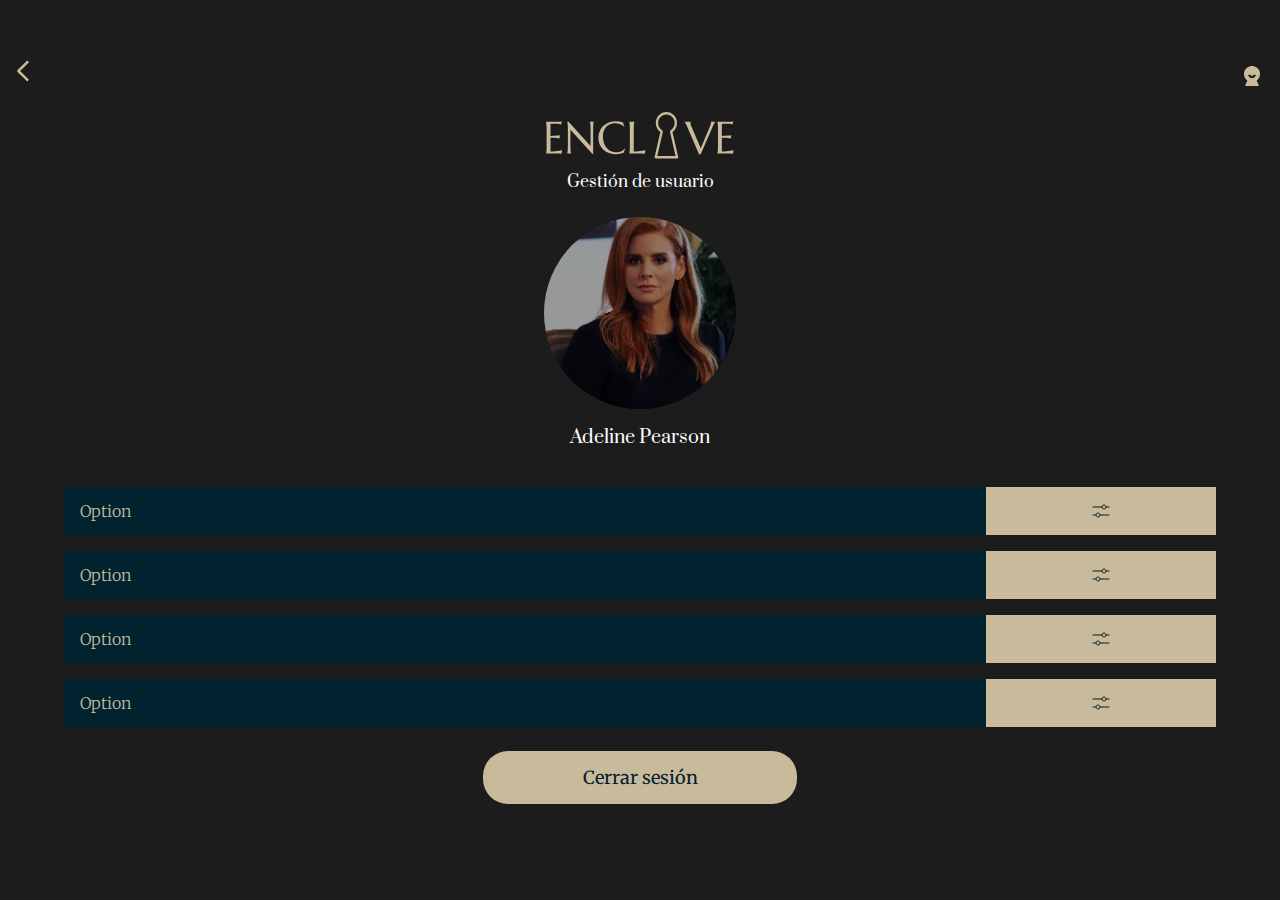
<file: user_options.html>
<!DOCTYPE html>
<html lang="en">

<head>
    <style>
    </style>
    <meta charset="UTF-8">
    <meta name="viewport" content="width=device-width, initial-scale=1.0">
    <link rel="stylesheet" href="CSS/css.css" >
    <script src="js/jquery-3.7.1.min.js"></script>
    <script src="js/jq.js"></script>
    <title>ENCLAVE - opciones</title>
</head>

<body>
    <header class="header-login">
        <span class="back">
        <a href="properties.html">
            <svg width="15" height="30" viewBox="0 0 15 30" fill="none" xmlns="http://www.w3.org/2000/svg">
                <path fill-rule="evenodd" clip-rule="evenodd"
                    d="M4.17875 15L13.0175 23.8387L11.25 25.6062L1.5275 15.8837C1.29316 15.6493 1.16151 15.3314 1.16151 15C1.16151 14.6685 1.29316 14.3506 1.5275 14.1162L11.25 4.39374L13.0175 6.16124L4.17875 15Z"
                    fill="#C8BA9B" />
            </svg>
        </a>
        </span>
        <span class="user">
            <svg width="24" height="24" viewBox="0 0 24 24" fill="none" xmlns="http://www.w3.org/2000/svg">
                <path
                    d="M7.39048 16.5391C6.00194 15.5599 4.96122 14.164 4.41911 12.5537C3.877 10.9435 3.86164 9.2024 4.37527 7.58282C4.88891 5.96324 5.90484 4.54925 7.27589 3.54571C8.64695 2.54218 10.3019 2.00122 12.001 2.00122C13.7001 2.00122 15.355 2.54218 16.7261 3.54571C18.0971 4.54925 19.1131 5.96324 19.6267 7.58282C20.1403 9.2024 20.125 10.9435 19.5828 12.5537C19.0407 14.164 18 15.5599 16.6115 16.5391L18.6945 21.2991C18.7279 21.3752 18.7418 21.4586 18.7349 21.5415C18.728 21.6244 18.7006 21.7043 18.655 21.774C18.6094 21.8436 18.5471 21.9007 18.4739 21.9402C18.4006 21.9797 18.3187 22.0003 18.2355 22.0001H5.76548C5.68239 22.0002 5.60059 21.9796 5.52745 21.9402C5.45432 21.9007 5.39217 21.8437 5.34661 21.7742C5.30105 21.7047 5.27352 21.625 5.26652 21.5422C5.25951 21.4594 5.27324 21.3762 5.30648 21.3001L7.39048 16.5391ZM8.11948 10.9701C8.33667 11.835 8.83653 12.6026 9.53974 13.1511C10.2429 13.6995 11.1092 13.9974 12.001 13.9974C12.8928 13.9974 13.759 13.6995 14.4622 13.1511C15.1654 12.6026 15.6653 11.835 15.8825 10.9701L13.9415 10.4851C13.8338 10.9184 13.5842 11.3033 13.2325 11.5784C12.8807 11.8534 12.447 12.0029 12.0005 12.0029C11.5539 12.0029 11.1202 11.8534 10.7685 11.5784C10.4167 11.3033 10.1671 10.9184 10.0595 10.4851L8.11948 10.9701Z"
                    fill="#C8BA9B" />
            </svg>
        </span>
    </header>
    <main class="user_options">
        <div class="header-dummy"></div>
        <div class="info">
            <span>
                <svg width="268" height="47" viewBox="0 0 268 67" fill="none" xmlns="http://www.w3.org/2000/svg">
                    <path
                        d="M186.831 66.2389C186.821 66.2389 186.807 66.2389 186.797 66.2389H156.492C155.977 66.2389 155.491 65.9947 155.172 65.5765C154.852 65.158 154.735 64.6126 154.856 64.093L162.998 28.5715C158.955 25.6553 156.492 20.8322 156.492 15.6883C156.492 7.03865 163.289 0 171.645 0C180 0 186.797 7.03865 186.797 15.6883C186.797 20.8322 184.334 25.6553 180.293 28.5715L188.361 63.767C188.46 63.9884 188.514 64.2361 188.514 64.4956C188.514 65.458 187.76 66.2389 186.831 66.2389ZM158.622 62.7525H184.669L176.743 28.1706C176.569 27.4212 176.894 26.6455 177.537 26.2585C181.17 24.0813 183.43 20.0319 183.43 15.6883C183.43 8.95972 178.142 3.48633 171.645 3.48633C165.148 3.48633 159.859 8.95972 159.859 15.6883C159.859 20.0319 162.119 24.0813 165.754 26.2585C166.397 26.6437 166.72 27.4212 166.548 28.1706L158.622 62.7525Z"
                        fill="#C8BA9B" />
                    <path
                        d="M0 14.0178C2.53317 14.0178 5.04609 14.0074 7.53875 13.9864C10.0517 13.9655 12.3518 13.9445 14.4391 13.9234C16.5265 13.8815 18.3098 13.8292 19.7893 13.7662C21.2685 13.7032 22.2718 13.6192 22.7986 13.5143L21.309 17.7003C20.6402 17.5114 19.8601 17.3436 18.9684 17.1966C18.1984 17.0709 17.256 16.9553 16.1414 16.8505C15.0471 16.7245 13.7805 16.6616 12.3417 16.6616C11.8553 16.6616 11.2676 16.6826 10.5786 16.7245C9.90979 16.7456 9.26131 16.7771 8.63308 16.819C7.90352 16.8609 7.16383 16.903 6.41401 16.9449V34.1292C8.50136 34.1083 10.386 34.0454 12.0681 33.9405C13.7501 33.8354 15.1788 33.7305 16.3542 33.6257C17.7323 33.4997 18.9482 33.353 20.0019 33.1851L19.0596 37.7487C17.6613 37.5598 16.2326 37.3815 14.7735 37.2137C13.517 37.0667 12.1491 36.9407 10.6697 36.8359C9.19039 36.7099 7.7718 36.6472 6.41401 36.6472V56.3807C8.80534 56.3807 11.0041 56.2758 13.0104 56.0661C15.0167 55.8561 16.7696 55.6149 18.2693 55.3422C20.0122 55.0484 21.603 54.7021 23.0419 54.3035L22.1602 59.4023C21.9172 59.3812 21.5523 59.3601 21.066 59.3393C20.5797 59.3182 20.0323 59.2971 19.4244 59.2763C18.8367 59.2552 18.2085 59.2344 17.5397 59.2133C16.8912 59.2133 16.2731 59.2029 15.6854 59.1819C15.0978 59.1819 14.5709 59.1715 14.1047 59.1504C13.6589 59.1504 13.3347 59.1504 13.132 59.1504H0V59.0244C0.12159 58.5839 0.233051 58.0382 0.334383 57.388C0.455973 56.7375 0.557306 55.9295 0.638358 54.9644C0.719433 53.9993 0.780228 52.8557 0.820742 51.5338C0.86128 50.1911 0.881537 48.6278 0.881537 46.8443V26.3554C0.881537 24.5719 0.86128 23.0193 0.820742 21.6974C0.780228 20.3545 0.719433 19.2004 0.638358 18.2353C0.557306 17.2491 0.455973 16.4308 0.334383 15.7805C0.233051 15.13 0.12159 14.5843 0 14.1438V14.0178ZM32.2221 14.0178L63.5321 48.5125V26.3554C63.5321 24.5719 63.512 23.0193 63.4713 21.6974C63.4308 20.3545 63.37 19.2004 63.289 18.2353C63.2079 17.2491 63.1066 16.4308 62.9849 15.7805C62.8837 15.13 62.7721 14.5843 62.6507 14.1438V14.0178H68.0614V14.1438C67.94 14.5843 67.8284 15.13 67.7271 15.7805C67.6258 16.4308 67.5346 17.2491 67.4534 18.2353C67.3725 19.2004 67.3117 20.3545 67.2712 21.6974C67.2305 23.0193 67.2104 24.5719 67.2104 26.3554V59.7798H66.1463L34.8364 25.3167V46.8443C34.8364 48.6278 34.8565 50.1911 34.897 51.5338C34.9377 52.8557 34.9985 53.9993 35.0794 54.9644C35.1606 55.9295 35.2518 56.7375 35.3531 57.388C35.4544 58.0382 35.5657 58.5839 35.6874 59.0244V59.1504H30.2767V59.0244C30.3981 58.5839 30.5096 58.0382 30.6109 57.388C30.7326 56.7375 30.8338 55.9295 30.915 54.9644C30.996 53.9993 31.0568 52.8557 31.0972 51.5338C31.1379 50.1911 31.1581 48.6278 31.1581 46.8443V26.3554C31.1581 24.5719 31.1379 23.0193 31.0972 21.6974C31.0568 20.3545 30.996 19.2004 30.915 18.2353C30.8338 17.2491 30.7326 16.4308 30.6109 15.7805C30.5096 15.13 30.3981 14.5843 30.2767 14.1438V14.0178H32.2221ZM111.804 20.942L111.531 21.0679C109.95 19.5572 108.045 18.3506 105.816 17.4484C103.607 16.5463 101.175 16.0951 98.5203 16.0951C95.9669 16.0951 93.6264 16.5148 91.4984 17.354C89.3705 18.1723 87.5366 19.3683 85.9965 20.942C84.4765 22.5157 83.291 24.446 82.4398 26.733C81.5885 29.0202 81.163 31.6218 81.163 34.5385C81.163 37.7487 81.5684 40.7491 82.379 43.5396C83.1897 46.3093 84.3953 48.7118 85.9965 50.7472C87.5974 52.7823 89.5934 54.3875 91.9847 55.5624C94.3964 56.7164 97.2032 57.2935 100.405 57.2935C101.56 57.2935 102.715 57.1676 103.87 56.9157C105.026 56.6641 106.13 56.2969 107.184 55.8142C108.258 55.3107 109.261 54.7128 110.193 54.0203C111.146 53.3069 112.007 52.4992 112.777 51.5968L113.112 51.8172L110.68 58.2376C109.16 58.8462 107.478 59.3078 105.634 59.6224C103.81 59.9581 101.965 60.1262 100.101 60.1262C96.3519 60.1262 92.9171 59.5701 89.7962 58.458C86.6956 57.325 84.0206 55.7302 81.771 53.674C79.5418 51.6178 77.7991 49.1524 76.5425 46.2778C75.3065 43.3822 74.6883 40.172 74.6883 36.6472C74.6883 34.6537 74.9315 32.692 75.4178 30.7615C75.9245 28.8313 76.6541 26.9953 77.6066 25.2537C78.5589 23.5124 79.7343 21.9175 81.1326 20.47C82.531 19.0011 84.1219 17.7318 85.9052 16.6616C87.7087 15.5916 89.6846 14.7628 91.8329 14.1753C94.0013 13.5669 96.3419 13.2625 98.8549 13.2625C102.766 13.2625 106.394 13.8815 109.737 15.1196L111.804 20.942ZM125.088 56.3807C127.48 56.3807 129.678 56.2758 131.685 56.0661C133.691 55.8561 135.444 55.6149 136.944 55.3422C138.687 55.0484 140.277 54.7021 141.716 54.3035L140.835 59.4023C140.591 59.3812 140.227 59.3601 139.74 59.3393C139.254 59.3182 138.707 59.2971 138.099 59.2763C137.511 59.2552 136.883 59.2344 136.214 59.2133C135.566 59.2133 134.948 59.2029 134.36 59.1819C133.772 59.1819 133.245 59.1715 132.779 59.1504C132.333 59.1504 132.009 59.1504 131.806 59.1504H118.674V59.0244C118.796 58.5839 118.908 58.0382 119.009 57.388C119.13 56.7375 119.232 55.9295 119.313 54.9644C119.394 53.9993 119.455 52.8557 119.495 51.5338C119.536 50.1911 119.556 48.6278 119.556 46.8443V26.3554C119.556 24.5719 119.536 23.0193 119.495 21.6974C119.455 20.3545 119.394 19.2004 119.313 18.2353C119.232 17.2491 119.13 16.4308 119.009 15.7805C118.908 15.13 118.796 14.5843 118.674 14.1438V14.0178H125.97V14.1438C125.848 14.5843 125.727 15.13 125.605 15.7805C125.504 16.4308 125.413 17.2491 125.332 18.2353C125.271 19.2004 125.21 20.3545 125.149 21.6974C125.109 23.0193 125.088 24.5719 125.088 26.3554V56.3807ZM206.039 14.0178V14.1438C205.998 14.2486 205.968 14.4061 205.948 14.6158C205.927 14.8258 205.917 15.0144 205.917 15.1823C205.917 15.8328 205.998 16.5567 206.16 17.354C206.343 18.1304 206.677 19.106 207.163 20.2811L220.63 51.7227L233.64 20.533C233.944 19.7565 234.269 18.9067 234.613 17.9834C234.957 17.0602 235.131 16.1266 235.131 15.1823C235.131 14.9306 235.109 14.7209 235.069 14.5528C235.029 14.3642 234.988 14.2278 234.947 14.1438V14.0178H241.179V14.1438C240.793 14.5424 240.329 15.2559 239.781 16.284C239.235 17.3121 238.636 18.5814 237.987 20.0922L220.569 60.1262H218.137L201.631 21.6344C201.246 20.7323 200.841 19.8614 200.415 19.0222C200.01 18.1827 199.625 17.4274 199.26 16.756C198.895 16.0636 198.571 15.4867 198.287 15.0251C198.004 14.5635 197.811 14.2697 197.71 14.1438V14.0178H206.039ZM244.28 14.0178C246.813 14.0178 249.325 14.0074 251.817 13.9864C254.332 13.9655 256.63 13.9445 258.718 13.9234C260.806 13.8815 262.59 13.8292 264.07 13.7662C265.547 13.7032 266.55 13.6192 267.077 13.5143L265.588 17.7003C264.92 17.5114 264.139 17.3436 263.248 17.1966C262.477 17.0709 261.536 16.9553 260.421 16.8505C259.326 16.7245 258.06 16.6616 256.621 16.6616C256.135 16.6616 255.548 16.6826 254.858 16.7245C254.19 16.7456 253.541 16.7771 252.912 16.819C252.184 16.8609 251.444 16.903 250.694 16.9449V34.1292C252.78 34.1083 254.667 34.0454 256.348 33.9405C258.029 33.8354 259.458 33.7305 260.634 33.6257C262.013 33.4997 263.227 33.353 264.28 33.1851L263.339 37.7487C261.941 37.5598 260.512 37.3815 259.053 37.2137C257.796 37.0667 256.429 36.9407 254.949 36.8359C253.47 36.7099 252.052 36.6472 250.694 36.6472V56.3807C253.084 56.3807 255.285 56.2758 257.291 56.0661C259.295 55.8561 261.05 55.6149 262.549 55.3422C264.292 55.0484 265.882 54.7021 267.321 54.3035L266.44 59.4023C266.196 59.3812 265.832 59.3601 265.346 59.3393C264.86 59.3182 264.312 59.2971 263.703 59.2763C263.117 59.2552 262.487 59.2344 261.819 59.2133C261.17 59.2133 260.552 59.2029 259.966 59.1819C259.377 59.1819 258.85 59.1715 258.385 59.1504C257.938 59.1504 257.614 59.1504 257.411 59.1504H244.28V59.0244C244.402 58.5839 244.512 58.0382 244.615 57.388C244.735 56.7375 244.838 55.9295 244.919 54.9644C244.998 53.9993 245.06 52.8557 245.101 51.5338C245.142 50.1911 245.161 48.6278 245.161 46.8443V26.3554C245.161 24.5719 245.142 23.0193 245.101 21.6974C245.06 20.3545 244.998 19.2004 244.919 18.2353C244.838 17.2491 244.735 16.4308 244.615 15.7805C244.512 15.13 244.402 14.5843 244.28 14.1438V14.0178Z"
                        fill="#C8BA9B" />
                </svg>
            </span>
            <span class="subtitles">
                Gestión de usuario
            </span>
        </div>
        <div class="user-info">
            <div class="rounded-img">
                <picture>
                    <img src="images/photos/User_pic.webp" alt="profile-pic">
                </picture>
            </div>
                <p class="subtitles">Adeline Pearson</p>
        </div>
        <div id="opciones">
            <a id="option1" class="input-txt">
                <div>
                    <span class="resaltar txt-input">Option</span>
                </div>
                <div>
                    <svg width="24" height="24" viewBox="0 0 24 24" fill="none" xmlns="http://www.w3.org/2000/svg">
                        <path d="M4 8H13M17 8H20M11 16H20M4 16H7" stroke="#01222F" stroke-linecap="round" stroke-linejoin="round"/>
                        <path d="M9 18C10.1046 18 11 17.1046 11 16C11 14.8954 10.1046 14 9 14C7.89543 14 7 14.8954 7 16C7 17.1046 7.89543 18 9 18Z" stroke="#01222F"/>
                        <path d="M15 10C16.1046 10 17 9.10457 17 8C17 6.89543 16.1046 6 15 6C13.8954 6 13 6.89543 13 8C13 9.10457 13.8954 10 15 10Z" stroke="#01222F"/>
                    </svg>                    
                </div>
            </a>
            <a id="option2" class="input-txt">
                <div>
                    <span class="resaltar txt-input">Option</span>
                </div>
                <div>
                    <svg width="24" height="24" viewBox="0 0 24 24" fill="none" xmlns="http://www.w3.org/2000/svg">
                        <path d="M4 8H13M17 8H20M11 16H20M4 16H7" stroke="#01222F" stroke-linecap="round" stroke-linejoin="round"/>
                        <path d="M9 18C10.1046 18 11 17.1046 11 16C11 14.8954 10.1046 14 9 14C7.89543 14 7 14.8954 7 16C7 17.1046 7.89543 18 9 18Z" stroke="#01222F"/>
                        <path d="M15 10C16.1046 10 17 9.10457 17 8C17 6.89543 16.1046 6 15 6C13.8954 6 13 6.89543 13 8C13 9.10457 13.8954 10 15 10Z" stroke="#01222F"/>
                    </svg>                    
                </div>
            </a>
            <a id="option3" class="input-txt">
                <div>
                    <span class="resaltar txt-input">Option</span>
                </div>
                <div>
                    <svg width="24" height="24" viewBox="0 0 24 24" fill="none" xmlns="http://www.w3.org/2000/svg">
                        <path d="M4 8H13M17 8H20M11 16H20M4 16H7" stroke="#01222F" stroke-linecap="round" stroke-linejoin="round"/>
                        <path d="M9 18C10.1046 18 11 17.1046 11 16C11 14.8954 10.1046 14 9 14C7.89543 14 7 14.8954 7 16C7 17.1046 7.89543 18 9 18Z" stroke="#01222F"/>
                        <path d="M15 10C16.1046 10 17 9.10457 17 8C17 6.89543 16.1046 6 15 6C13.8954 6 13 6.89543 13 8C13 9.10457 13.8954 10 15 10Z" stroke="#01222F"/>
                    </svg>                    
                </div>
            </a>
            <a id="option4" class="input-txt">
                <div>
                    <span class="resaltar txt-input">Option</span>
                </div>
                <div>
                    <svg width="24" height="24" viewBox="0 0 24 24" fill="none" xmlns="http://www.w3.org/2000/svg">
                        <path d="M4 8H13M17 8H20M11 16H20M4 16H7" stroke="#01222F" stroke-linecap="round" stroke-linejoin="round"/>
                        <path d="M9 18C10.1046 18 11 17.1046 11 16C11 14.8954 10.1046 14 9 14C7.89543 14 7 14.8954 7 16C7 17.1046 7.89543 18 9 18Z" stroke="#01222F"/>
                        <path d="M15 10C16.1046 10 17 9.10457 17 8C17 6.89543 16.1046 6 15 6C13.8954 6 13 6.89543 13 8C13 9.10457 13.8954 10 15 10Z" stroke="#01222F"/>
                    </svg>                    
                </div>
            </a>
        </div>
        <button class="txt-botones" onclick="window.location.href='log_out_successful.html';">Cerrar sesión</button>
    </main>
</body>

</html>
</file>
<file: CSS/css.css>
@import url('https://fonts.googleapis.com/css2?family=Prata&display=swap');
@import url('https://fonts.googleapis.com/css2?family=Mada:wght@200..900&family=Prata&display=swap');
@import url('https://fonts.googleapis.com/css2?family=Mada:wght@200..900&family=Merriweather:ital,wght@0,300;0,400;0,700;0,900;1,300;1,400;1,700;1,900&family=Prata&display=swap');

* {
    box-sizing: border-box;
    padding: 0;
    margin: 0;
}

body {
    background-color: #1C1C1C;
}

/*TEXT//TEXTOS*/
.subtitles {
    font-family: "Prata", serif;
    font-weight: 400;
    font-style: normal;
    color: white;
}

.text {
    font-family: "Mada", serif;
    font-weight: 400;
    font-style: normal;
    color: white;
}

.encabezado {
    font-family: "Merriweather", serif;
    font-weight: 600;
    font-style: normal;
    color: white;
}

.txt-opinion {
    font-family: "Merriweather", serif;
    font-weight: 600;
    font-style: italic;
    color: white;
}

.txt-botones {
    font-family: "Merriweather", serif;
    font-weight: 400;
    font-style: normal;
}

.txt-footer {
    font-family: "Merriweather", serif;
    font-weight: 200;
    color: white;
}

.txt-input {
    font-family: "Merriweather", serif;
    font-weight: 200;
}

.resaltar {
    color: #C8BA9B;
}

.oscurecer {
    color: #01222F;
}

.undeline {
    text-decoration: underline;
}

.justify {
    text-align: justify;
}

/*ESTILOS GENERALES*/
.normal {
    background-color: #01222F;
    color: #C8BA9B;
}

.alternative {
    background-color: #C8BA9B;
    color: #01222F;
}

/*HEADER*/
header.default {
    display: flex;
    justify-content: space-between;
    background-color: rgba(21, 21, 21, .8);
    padding: 1rem;
    height: 6.938rem;
    position: fixed;
    width: 100%;
    z-index: 10;
}

header.default>* {
    margin-top: 2.5rem;
    padding: 0;
}

header.default>.menu,
header.default>.back,
header.default>.user {
    margin-top: 3rem;
    padding: 0;
}

/* -----------------      INDEX      ------------------- */
div.header-dummy {
    height: 5.5rem;
}

/*COVER//PORTADA*/
div.cover {
    background-image: url("../images/photos/main_cover_image.webp");
    background-size: cover;
    height: 24.25rem;
    width: 100%;
    display: flex;
    flex-wrap: wrap;
    align-items: center;
    text-align: center;
}

div.content {
    background-color: rgba(0, 0, 0, .7);
    height: 24.25rem;
    display: flex;
    flex-wrap: wrap;
    align-items: center;
    justify-content: center;
    width: 100%;
}

div.content>p {
    color: white;
    font-size: 32px;
    flex-basis: 90%;
    text-align: center;
}

/*DESCRIPCION MAIN*/
section#description {
    display: flex;
    flex-direction: column;
    padding: 1rem;
    gap: 1rem;
}

section#description>h2 {
    font-size: 25px;
    width: 90%;
}

section#description>div {
    display: flex;
    flex-direction: column;
    text-align: justify;
    gap: 1.2rem;
    font-size: 16px;
}

/*TESTIMONIALS MAIN*/
section#testimonials,section#testionials-security{
    display: flex;
    flex-flow:column;
    justify-content: flex-start;
    gap:1rem;
    width: 90%;
}

.swiper{
    width: 100%;
    height: 200px;
    display: flex;
    flex-flow:column ;
}

.swiper-slide>div{
    display: flex;
    background-color: #01222F;
    flex-basis: 100%;
}

.testimonial-container {
    position: relative;
    color: #fff; 
    padding: 2rem;         
    border-radius: 0.5rem;
    overflow: hidden;
  }
  
.testimonial-container {
    border-radius: 15px; 
  }
  
  /* Contenedor interno para el contenido */
  .testimonial-content {
    display: flex;
    flex-direction: column;
    gap: 1rem; 
  }
  
  /* Encabezado con foto + texto */
  .testimonial-header {
    display: flex;
    align-items: flex-start;
    align-items: center;
    gap: 0.8rem;
  }
  
  .testimonial-photo {
    width: 3rem;
    height: 3rem;
    object-fit: cover;
    border-radius: 50%; 
  }
  
  .testimonial-author {
/*responsive*/
  }

  .testimonial-quote {
    text-align: center;
    font-size: 1.5rem;
    font-style: italic;
    margin: 0; 
  }
  
  

.swiper-scrollbar-drag {
    background: #C8BA9B !important;
}


/*AGENCIAR CITA*/
section#agenciarCita {
    display: flex;
    flex-direction: column;
    justify-content: flex-start;
    padding: 1rem;
    gap: 1rem;
}

section#agenciarCita>h2 {
    font-size: 1.56rem;
    width: 75%;
}

section#agenciarCita>div {
    display: flex;
    flex-direction: column;
    align-items: center;
    text-align: justify;
    gap: 1.2rem;
    font-size: 16px;
}

button.txt-botones {
    transition: all 0.3s ease-in-out;
    width: 314px;
    height: 53px;
    border-radius: 25px;
    border: none;
    font-size: 18px;
}

button.txt-botones:hover {
    background-color: #C8BA9B;
    color: #01222F;
}

a.txt-botones.button {
    transition: all 0.3s ease-in-out;
    width: 314px;
    height: 53px;
    border-radius: 25px;
    border: none;
    font-size: 18px;
}

/*FOOTER*/
a {
    text-decoration: none;
}

a.button.txt-botones:hover {
    background-color: #C8BA9B;
    color: #01222F;
}

footer {
    margin-top: 1.7rem;
    flex-wrap: wrap;
    display: flex;
    flex-flow: column;
    align-items: center;
    width: 100%;
    background-color: #01222F;
    padding: 0.7rem;
    padding-top: 4rem;
    padding-bottom: 2rem;
    gap: 1.75rem;
}

/*social*/
footer div.footer-social {
    display: flex;
    flex-flow: column;
    gap: 1rem;
    align-items: center;
    width: 100%;
}

footer div.footer-social nav {
    display: flex;
    gap: 0.8rem;
}

/*newsletter*/
footer div.footer-newsletter {
    display: flex;
    flex-flow: column;
    gap: 0.8rem;
    align-items: center;
    width: 100%;
}

footer div.footer-newsletter form span {
    display: flex;
    align-items: center;
    height: 50px;
    background-color: #D9D9D9;
}

footer div.footer-newsletter form {
    width: 100%;
}

footer div.footer-newsletter form span input {
    height: 50px;
    width: 75%;
    background: none;
    border: none;
    outline: none;
    color: rgba(1, 34, 47, 0.8);
    background-color: #D9D9D9;
    padding-left: 1rem;
}

footer div.footer-newsletter form span input::placeholder {
    color: rgba(1, 34, 47, 0.8);
}

footer div.footer-newsletter form span button {
    height: 50px;
    width: 25%;
    background: none;
    border: none;
    outline: none;
    color: rgba(1, 34, 47, 1);
    background-color: #C8BA9B;
}

/*location*/
footer div.footer-location {
    display: flex;
    flex-flow: column;
    gap: 0.8rem;
    align-items: flex-start;
    width: 100%;
}

/*contact-us*/
footer div.footer-contact-us {
    display: flex;
    flex-flow: column;
    gap: 0.8rem;
    align-items: flex-start;
    width: 100%;
}

footer div.footer-contact-us nav {
    display: flex;
    flex-flow: column;
    gap: 0.8rem;
    align-items: flex-start;
}

footer div.footer-contact-us nav a {
    display: flex;
    gap: 0.5rem;
    align-items: center;
}

/*privacy*/
footer div.footer-privacy {
    display: flex;
    flex-flow: column;
    gap: 0.8rem;
    align-items: flex-start;
    width: 100%;
}

footer div.footer-privacy nav {
    display: flex;
    flex-wrap: wrap;
    gap: 0.3rem;
    justify-content: flex-start;
}

/*divider*/
footer div.divider {
    height: 1px;
    width: 95%;
    background-color: rgba(217, 217, 217, 0.5);
}

/*atributtion*/
footer div.footer-attribution {
    display: flex;
    justify-content: center;
    width: 300px;
    text-align: center;
}

    @media (min-width: 768px) {
        footer {
            flex-direction: row; /* Asegurar que todo esté en columna */
            flex-wrap: wrap;
            justify-content: center; /* Centrar contenido */
            gap: 2rem; /* Espaciado entre secciones */
            padding: 3rem 1.5rem;
        }
    
        /* Asegurar que la sección de redes sociales esté centrada */
        footer div.footer-social {
            align-items: center;
            flex-direction: column;
            gap: 1rem;
            flex-basis:100%;
        }
    
        footer div.footer-social nav {
            justify-content: center;
        }
    
        /* Newsletter: centrar elementos */
        footer div.footer-newsletter {
            align-items: center;
            flex-basis:100%;
        }
    
        footer div.footer-location,
        footer div.footer-contact-us {
            flex-basis: 40%;
            align-items:center;
        }

        /* Asegurar alineación de Contacto */
        footer div.footer-contact-us nav {
            align-items: center;
        }

        /* Sección de privacidad */
        footer div.footer-privacy {
            align-items: center;
        }
  
        footer div.footer-privacy nav {
            justify-content: center;
            flex-wrap: wrap;
        }
    
        /* Separador */
        footer div.divider {
            width: 90%;
        }
    
        /* Alineación del texto final */
        footer div.footer-attribution {
            width: 100%;
            text-align: center;
        }
    }

    @media (min-width: 1024px) {
        footer {
            flex-direction: row; /* Asegurar que todo esté en columna */
            flex-wrap: wrap;
            justify-content: center; /* Centrar contenido */
            gap: 2rem; /* Espaciado entre secciones */
            padding: 3rem 1.5rem;
        }
    
        /* Asegurar que la sección de redes sociales esté centrada */
        footer div.footer-social {
            align-items: center;
            flex-direction: column;
            gap: 1rem;
            flex-basis:100%;
        }
    
        footer div.footer-social nav {
            justify-content: center;
        }
    
        /* Newsletter: centrar elementos */
        footer div.footer-newsletter {
            align-items: center;
            flex-basis:100%;
        }
    
        footer div.footer-location,
        footer div.footer-contact-us,
        footer div.footer-privacy {
            flex-basis: 30%;
            
        }

        /* Asegurar alineación de Contacto */
        footer div.footer-contact-us nav {
            align-items: center;
        }

        /* Sección de privacidad */
        footer div.footer-privacy {
            align-items: center;
        }
  
        footer div.footer-privacy nav {
            justify-content: center;
            flex-wrap: wrap;
        }
    
        /* Separador */
        footer div.divider {
            width: 90%;
        }
    
        /* Alineación del texto final */
        footer div.footer-attribution {
            width: 100%;
            text-align: center;
        }
    }
/*---------------- M E N U ----------------*/

div#contenedor-menu {
    position: fixed;
    top: 0;
    left: 0;
    width: 100vw;
    height: 100vh;
    opacity: 0;
    pointer-events: none;
    transition: opacity 0.3s ease-in-out;
    z-index: 1000;
    height: 100vh;
    gap: 2px;
    background-color: #1C1C1C;
}

div#contenedor-menu.active {
    opacity: 1;
    pointer-events: auto;
}

div#separador {
    flex-basis: 0.2rem;
    background-color: #C8BA9B;
}

div.menu nav {
    display: flex;
    flex-flow: column;
    gap: 10px;
    height: 100%;
    margin-left: 1rem;
    padding-top: 4rem;
    font-size: 28px;
}

div#contenedor-menu {
    display: flex;
    height: 100vh;
    gap: 2px;
}

header.menu {
    padding-top: 4rem;
    padding-left: 1rem;
    padding-right: 0.8rem;
}

div#separador {
    flex-basis: 0.2rem;
    background-color: #C8BA9B;
}

/* Cuando el menú está abierto, deshabilitamos el scroll en el body */
body.no-scroll {
    overflow: hidden;
}


/*---------------- L O G I N ----------------*/
header.header-login {
    display: flex;
    justify-content: space-between;
    padding: 1rem;
    height: 6.938rem;
    position: fixed;
    width: 100%;
}

header.header-login>* {
    margin-top: 2.5rem;
    padding: 0;
}

header.header-login>.menu,
header>.user {
    margin-top: 3rem;
    padding: 0;
}

/*Info*/
main {
    display: flex;
    flex-flow: column;
    align-items: center;
    gap: 1.5rem;
}

main div.info {
    padding-top: 2rem;
    display: flex;
    flex-flow: column;
    align-items: center;
    gap: 0.5rem;
}

main div.aditional-info {
    text-align: center;
    width: 70%;
    font-size: 14px;
    color: #9A9A9A;
}

/*form*/
main form p {
    display: flex;
    align-items: center;
    height: 50px;
    width: 100%;
    background-color: #D9D9D9;
}

main form {
    display: flex;
    flex-flow: column;
    gap: 1rem;
    width: 90%;
    align-items: center;
    max-width: 800px;
}

main form p input {
    height: 50px;
    width: 75%;
    background: none;
    border: none;
    outline: none;
    color: rgba(1, 34, 47, 0.8);
    background-color: #D9D9D9;
    padding-left: 1rem;
}

main form p input::placeholder {
    color: rgba(1, 34, 47, 0.8);
}

main form p span {
    display: flex;
    align-items: center;
    justify-content: center;
    height: 50px;
    width: 25%;
    background: none;
    border: none;
    outline: none;
    color: rgba(1, 34, 47, 1);
    background-color: #C8BA9B;
}

main form div {
    display: flex;
    flex-flow: column;
    gap: 0.7rem;
    width: 90%;
    align-items: center;
}

main.login a {
    color: white;
    font-size: 14px;
    text-decoration: underline;
}

main form p.error input::placeholder {
    color: #AE1916;
}

main form p.error span svg {
    color: #AE1916;
}

/*---------------- LOG IN SUSCESSFUL  ----------------*/

main.login-success div:nth-child(3) {
    display: flex;
    flex-flow: column;
    align-items: center;
}

main.login-success div:nth-child(3) div:nth-child(1) {
    display: flex;
    align-items: center;
    justify-content: center;
    height: 12rem;
    width: 12rem;
    border-radius: 50%;
    overflow: hidden;
}

main.login-success div:nth-child(3) picture>img {
    border-radius: 50%;
    height: 13rem;
}

main.login-success * p:nth-child(2) {
    margin-top: 1rem;
    font-size: 1.56rem;
}

main.login-success * p:nth-child(3) {
    font-size: 0.875rem;
}

/*---------------- SUCCESS ----------------*/

main.success {
    width: 100%;
    height: 100vh;
    display: flex;
    flex-flow:column;
    display: flex;
    align-items: center;
    justify-content: center;
}

main.success div:nth-child(2) {
    display: flex;
    flex-flow: column;
    align-items: center;
}

main.success * p:nth-child(2) {
    text-align: center;
    margin-top: 0.8rem;
    font-size: 1.56rem;
    width: 80%;
}

main.success * p:nth-child(3) {
    font-size: 0.875rem;
    text-align: center;
    width: 80%;
}

/*---------------- PROPERTIES / LISTADO DE PROPIEDADES ----------------*/

/*header*/
header.properties {
    display: flex;
    flex-direction: column;
    position: fixed;
    width: 100%;
}

header.properties div:nth-child(1) {
    display: flex;
    justify-content: space-between;
    background-color: rgba(21, 21, 21, .96);
    padding: 1rem;
    height: 6.938rem;
}

header.properties div:nth-child(1)>* {
    margin-top: 2.5rem;
}

header.properties div:nth-child(1) .menu,
header.properties div:nth-child(1) .user {
    margin-top: 3rem;
    padding: 0;
}

header.properties div:last-child {
    display: flex;
    justify-content: space-between;
    align-items: center;
    background-color: rgba(200, 186, 155, 0.60);
    padding: 1rem;
    height: 4.5rem;
}

header.properties div:last-child span:nth-child(1),
header.properties div:last-child span:nth-child(3) {
    display: flex;
    justify-content: center;
    align-items: center;
    height: 3.125rem;
    width: 5.75rem;
    background-color: rgba(200, 186, 155, 1);
    padding: 1rem;
}



/*body*/
main.properties div.header-dummy {
    height: 10rem;
}

/*LISTADO DE PROPIEDADES*/
div#property-list {
    display: flex;
    flex-wrap: wrap;
    width: 80%;
    gap: 1rem;
    margin-top: 1.3rem;
}

/*TARJETA DE PROPIEDAD*/
.tarjeta-propiedad  {
    width: 100%;
    height: 14rem;
    border-radius: 15px;
    overflow: hidden;
    box-shadow: 0 4px 8px rgba(0, 0, 0, 0.3);
    display: flex;
    flex-direction: column;
}

.imagen-property {
    flex-basis: 100%;
    background-image: 
    linear-gradient(rgba(0, 0, 0, 0.7), rgba(0, 0, 0, 0.7)),
    url('../images/photos/main_cover_image.webp');
    background-size: cover;
    background-position: center;
    display: flex;
}

.fondo-2 {
    background-image:
    linear-gradient(rgba(0, 0, 0, 0.7), rgba(0, 0, 0, 0.7)),
    url('../images/photos/jeff_opinion.webp');
    background-size: cover;
    background-position: center;
}

.fondo-3 {
    background-image: 
    linear-gradient(rgba(0, 0, 0, 0.7), rgba(0, 0, 0, 0.7)),
    url('../images/photos/jessica_opinion.webp');
    background-size: cover;
    background-position: center;
}

.fondo-4 {
    background-image:
    linear-gradient(rgba(0, 0, 0, 0.7), rgba(0, 0, 0, 0.7)),
    url('../images/photos/HOME_EXAMPLE.webp');
    background-size: cover;
    background-position: center;
}

div.imagen-property>div {
    display: flex;
    flex-flow: column;
    flex-basis: 100%;
}

div.imagen-property>div div.iconos {
    display: flex;
    padding: 0.6rem;
    justify-content: flex-end;
    flex-basis: 100%;
    gap: 0.5rem;
}

.icono {
    background-color: rgba(0, 0, 0, 0.8);
    border-radius: 50%;
    width: 2.3rem;
    height: 2.3rem;
    display: flex;
    justify-content: center;
    align-items: center;
}

.danger_lev_2 {
    border: 1px solid #AE1916
}

.danger_lev_1 {
    border: 1px solid #DBAC29
}

.info-propiedad {
    background-color: rgba(1, 34, 47, 0.68);
    display: flex;
    flex-flow: column;
    flex-basis: 23%;
    justify-content: center;
    align-items: center;
}

.info-propiedad>p {
    margin: 0;
    text-align: center;
}


/*---------------- USER OPTIONS ----------------*/

main.user_options div.header-dummy {
    height: 3.5rem;
}

main.user_options div:nth-child(3) {
    display: flex;
    flex-flow: column;
    align-items: center;
}

main.user_options div:nth-child(3) div:nth-child(1) {
    display: flex;
    align-items: center;
    justify-content: center;
    height: 12rem;
    width: 12rem;
    border-radius: 50%;
    overflow: hidden;
}

main.user_options div:nth-child(3) picture>img {
    border-radius: 50%;
    height: 13rem;
}

main.user_options * p:nth-child(2) {
    margin-top: 1rem;
    font-size: 1.125rem;
}

/*Opciones*/
div#opciones {
    display: flex;
    flex-flow: column;
    gap: 1rem;
    width: 90%;
}

a.input-txt {
    display: flex;
    flex-basis: 100%;
}

a.input-txt>* {
    height: 3rem;
}

a.input-txt div:nth-child(1) {
    display: flex;
    align-items: center;
    justify-content: flex-start;
    background-color: #01222F;
    padding-left: 1rem;
    flex-basis: 80%;
}

a.input-txt div:nth-child(2) {
    display: flex;
    align-items: center;
    justify-content: center;
    background-color: #C8BA9B;
    flex-basis: 20%;
}

main.user_options button {
    background-color: #C8BA9B;
    color: #01222F;
}

main.user_options button:hover {
    background-color: #01222F;
    color: #C8BA9B;
}

/*---------------- AÑADIR HOGAR ----------------*/

main.add_house div.qr_code,
main.add_house div.code {
    display: flex;
    flex-flow: column;
    align-items: center;
    justify-content: center;
    gap: 1rem;
    margin-bottom: 0.5rem;
}


main.add_house div.qr_code div:nth-child(1) {
    display: flex;
    align-items: center;
    justify-content: center;
    height: 18rem;
    width: 20rem;
    border-radius: 5%;
    overflow: hidden;
}

main.add_house div.qr_code div:nth-child(1) img {
    display: flex;
    height: 40rem;
    width: 20rem;
    margin-top: 5rem;
    overflow: hidden;
}

main.add_house div.qr_code p,
main.add_house div.code span.text {
    text-align: center;
    font-size: 13px;
    width: 80%;
}



main.add_house button#registrar {
    background-color: #01222F;
    color: #C8BA9B;
}

main.add_house button#registar:hover {
    background-color: #C8BA9B;
    color: #01222F;
}

main.add_house button#manual {
    background-color: #C8BA9B;
    color: #01222F;
}

main.add_house button#manual:hover {
    background-color: #01222F;
    color: #C8BA9B;
}

/*---------------- ABOUT US ----------------*/

/*PORTADA*/
.portada {
    width: 100%;
    height: 100vh;
    background: url('../images/photos/about_us_portada.webp') no-repeat center center;
    background-size: cover;
    display: flex;
    justify-content: center;
    align-items: center;
    text-align: center;
    color: white;
}

.portada.our-history {
    background: url('../images/photos/ourHistory_portada.webp') no-repeat center center;
    background-size: cover;
}

.portada>div {
    width: 100%;
    height: 100vh;
    background-color: rgba(0, 0, 0, 0.8);
    display: flex;
    flex-flow: column;
    justify-content: center;
    align-items: center;
    text-align: center;
    color: white;
}

.portada>div {
    width: 100%;
    height: 100vh;
    background-color: rgba(0, 0, 0, 0.85);
    display: flex;
    flex-flow: column;
    justify-content: center;
    color: white;
    gap: 5rem;
    padding-top: 5rem;
}

.portada>div div p:nth-child(2) {
    font-size: 1.875rem;
}

.portada>div>div:nth-child(2) {
    display: flex;
    flex-flow: column;
    gap: 0.8rem;
}

.portada>div>div:nth-child(2) span:last-child {
    font-size: 0.875rem;
}

/*SECTION - OUR-TEAM*/
section#our-team {
    display: flex;
    flex-flow: column;
    align-items: flex-start;
    width: 90%;
    gap: 1rem;
}

section#our-team div,section#our-team>div {
    display: flex;
    flex-flow: column;
    justify-content: flex-start;
    gap: 1rem;
}

section#our-team picture {
    width: 100%;
    max-height: 70vh;
    overflow: hidden;
}

section#our-team picture img {
    width: 100%;
    height: 100%;
    object-fit: cover;
    object-position: center top;
    transition: height 0.3s ease-in-out;
}

@media (min-width: 768px) {
    section#our-team picture {
        height: 40vh;
    }

    section#our-team picture img {
        object-position: center 40%; /* Ajuste fino para mantener la cara */
    }

}
@media (min-width: 1024px) {
    section#our-team picture {
        height: 30vh;
    }
    section#our-team picture img {
        object-position: center 40%; /* Ajuste fino para mantener la cara */
    }
}
/*SECTION - POR QUE CONFIAR EN NOSOTROS*/

section#rely-on-us {
    display: flex;
    flex-wrap: wrap;
    justify-content: center;
    background-color: #01222F;
    width: 100%;
}

section#rely-on-us>h2 {
    padding: 1rem;
    font-size: 1.2rem;
}

section#rely-on-us div {
    flex-basis: 100%;
}

button.dropdown-btn{
    display: flex;
    gap: 0.5rem;
    align-items: center;
    padding: 10px;
    width: 100%;
    text-align: left;
    cursor: pointer;
    border: none;
}

button.dropdown-btn span:last-child {
    font-size: 1rem;
    margin: 0;
}

/* Para que no se vea el contenido del dropdown */
.dropdown-content {
    display: none;
    overflow: hidden;
    padding: 10px 20px;
    height: 0;
}

.dropdown-content.f-alternative {
    background-color: #C8BA9B;
}

.icon svg {
    transition: transform 0.3s ease;
}

.dropdown.active .icon svg {
    transform: rotate(90deg);
}

p {
    margin-bottom: 0.8rem;
}

/*Section nuestra historia MOBILE*/

section#our-history-preview {
    margin-top: 2rem;
    width: 100%;
    min-height: 25rem;
    background-image: url(../images/photos/MonicaMonteverdeAboutUs_1.webp);
    background-size: cover;
    background-position: center;
    background-repeat: no-repeat;
    display: flex;
}

section#our-history-preview>div {
    display: flex;
    flex-wrap: wrap;
    flex-basis: 100%;
    background-color: rgba(0, 0, 0, 0.7);
    justify-content: flex-start;
}

section#our-history-preview>div>h2 {
    padding: 1rem;
}

section#our-history-preview>div>div {
    display: flex;
    flex-basis: 100%;
    flex-wrap: wrap;
    justify-content: center;
}

section#our-history-preview>div>div>p {
    text-align:center;
    margin-top: 3rem;
    margin-bottom: -1.3rem;
    font-size: 20px;
    flex-basis: 90%;
}
section#our-history-preview>div>div>span{
    display: flex;
    justify-content: center;
    align-items: center;
    flex-basis: 50%;
    background-color: #C8BA9B;
    padding: 1.4rem;
    height: 10%;
    margin-bottom: 3.5rem;
}

/*---------------- CITA ----------------*/


.calendar {
    width: 100%;
    display: flex;
    flex-direction: column;
    align-items: center;
    text-align: center;
    padding: 1.3rem;
    background-color: #01222F;
    margin-bottom: 0.8rem;
}

/* Encabezado del calendario */
.calendar-header {
    width: 100%;
    display: flex;
    flex-flow: row;
    align-items: center;
    margin-bottom: 10px;
}

.calendar-title {
    display: flex;
    flex-flow: row;
    align-items: center;
    font-size: 1.5rem;
}

/* Flechas de navegación */
.prev-arrow, .next-arrow {
    cursor: pointer;
    user-select: none;
    font-size: 2rem;
}

/* Días de la semana */
.calendar-weekdays {
    width: 100%;
    max-width: 37.5rem;
    display: grid;
    grid-template-columns: repeat(7, 1fr);
    margin-bottom: 5px;
    color: #C8BA9B;
}

.selected{
    background: #C8BA9B; 
    color: #01222F;
    font-weight: bold;
}

/* Contenedor de los días del mes */
.calendar-days {
    max-width: 37.5rem;
    width: 100%;
    display: grid;
    grid-template-columns: repeat(7, 1fr);
    gap: 5px;
    color: #D9D9D9;
}

/* Clase para los días fuera del mes (opacidad) */
.day-non-elegible {
    opacity: 0.5;
}

.day-non-elegible {
    opacity: 0.5;
}

section#cita{
    display: flex;
    flex-flow: column;
    justify-content: center;
    align-items: center;
    width: 100%;
    max-width: 60rem;
}

section#cita>h2{
    margin-bottom:1rem;
}

main section form p.error input::placeholder {
    color: #AE1916;
}

main section form p.error span svg {
    color: #AE1916;
}
/*---------------- PROPERTY ----------------*/

/*cover propiedad*/
div.cover-property{
    width: 100%;
    display: flex;
}

div.cover-property>div.content {
    background-color: rgba(0, 0, 0, .7);
    height: 24.25rem;
    width: 100%;
    display: flex;
    align-items: flex-end;
    text-align: start;
}

div.cover-property>div.content>p {
    color: white;
    font-size: 25px;
    padding-left: 0.8rem;
}
/*estado propiedad*/
section#status{
    display: flex;
    flex-flow: column;
    width: 90%;
    gap: 1rem;
}
section#status>div{
    display: flex;
    flex-flow: column;
    gap: 1rem;
    width: 100%;
}

section#status>div{
    display: flex;
    flex-direction: column;
    gap: 0.5rem;
    border-radius: 1.563rem;
    width: 100%;
}

section#status>div>div{
    background-color: rgba(21, 21, 21, 1);
    display: flex;
    flex-direction: column;
    align-items: center;
    gap: 0.5rem;
    border-radius: 1.563rem;
    width: 100%;
    padding: 1rem;
}

/* Contenedor de la primera línea (icono + texto) */
.home-status > div, .camera-status>div {
    display: flex;
    flex-wrap: wrap;
    width:90%;
    align-items: center;
    justify-content: center;
    color: #31812E;
}

/* Icono de verificación */
.home-status div span:nth-child(1) {
    flex-basis: 10%;
    height: 1.5rem;
    background-image: url("../images/icons/suscesfully.svg");
    background-repeat: no-repeat;
}

.camera-status div span:nth-child(1) {
    flex-basis: 10%;
    height: 1.5rem;
    background-image: url("../images/icons/camera_on.svg");
    background-repeat: no-repeat;
}

/* Estilo del texto de descripción */
.home-status .text,.camera-status .text {
    text-align: center;
}

/*-----------------------------TESTIMONIALS------------------------------*/
</file>
